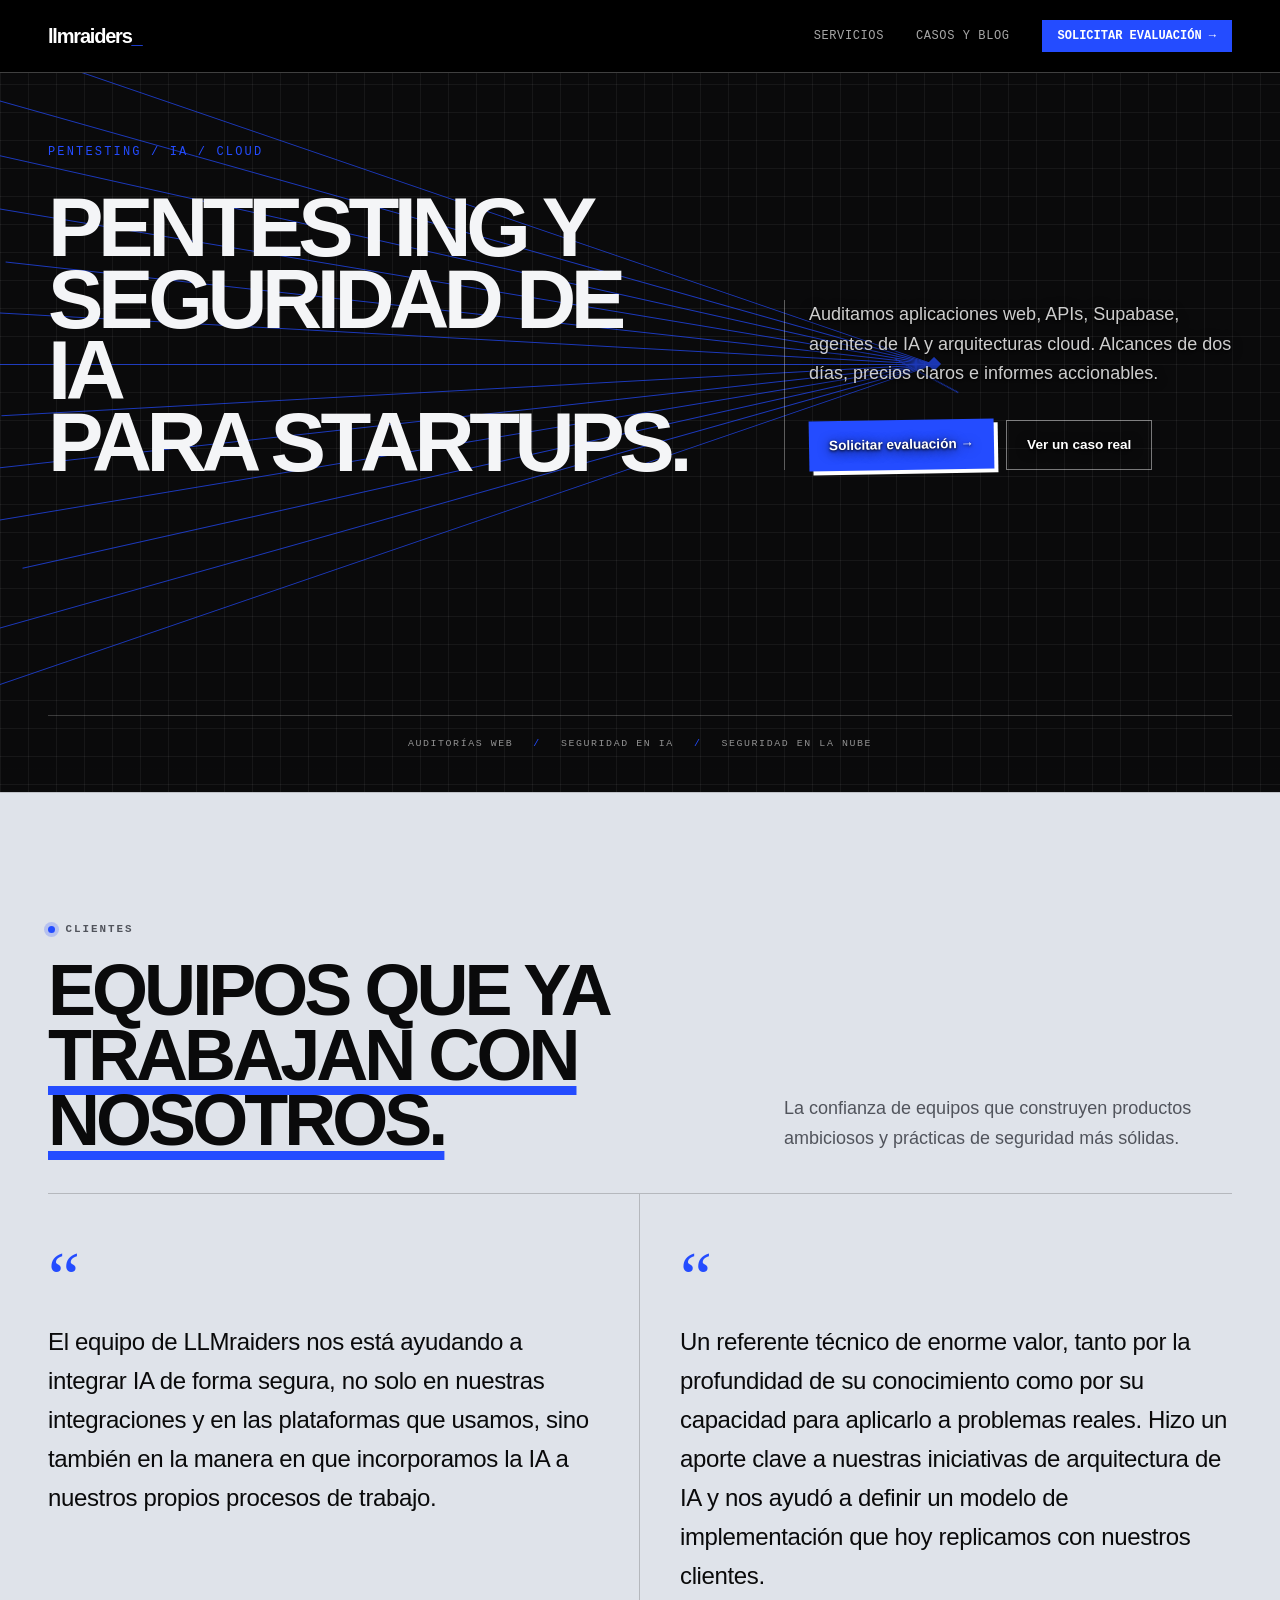
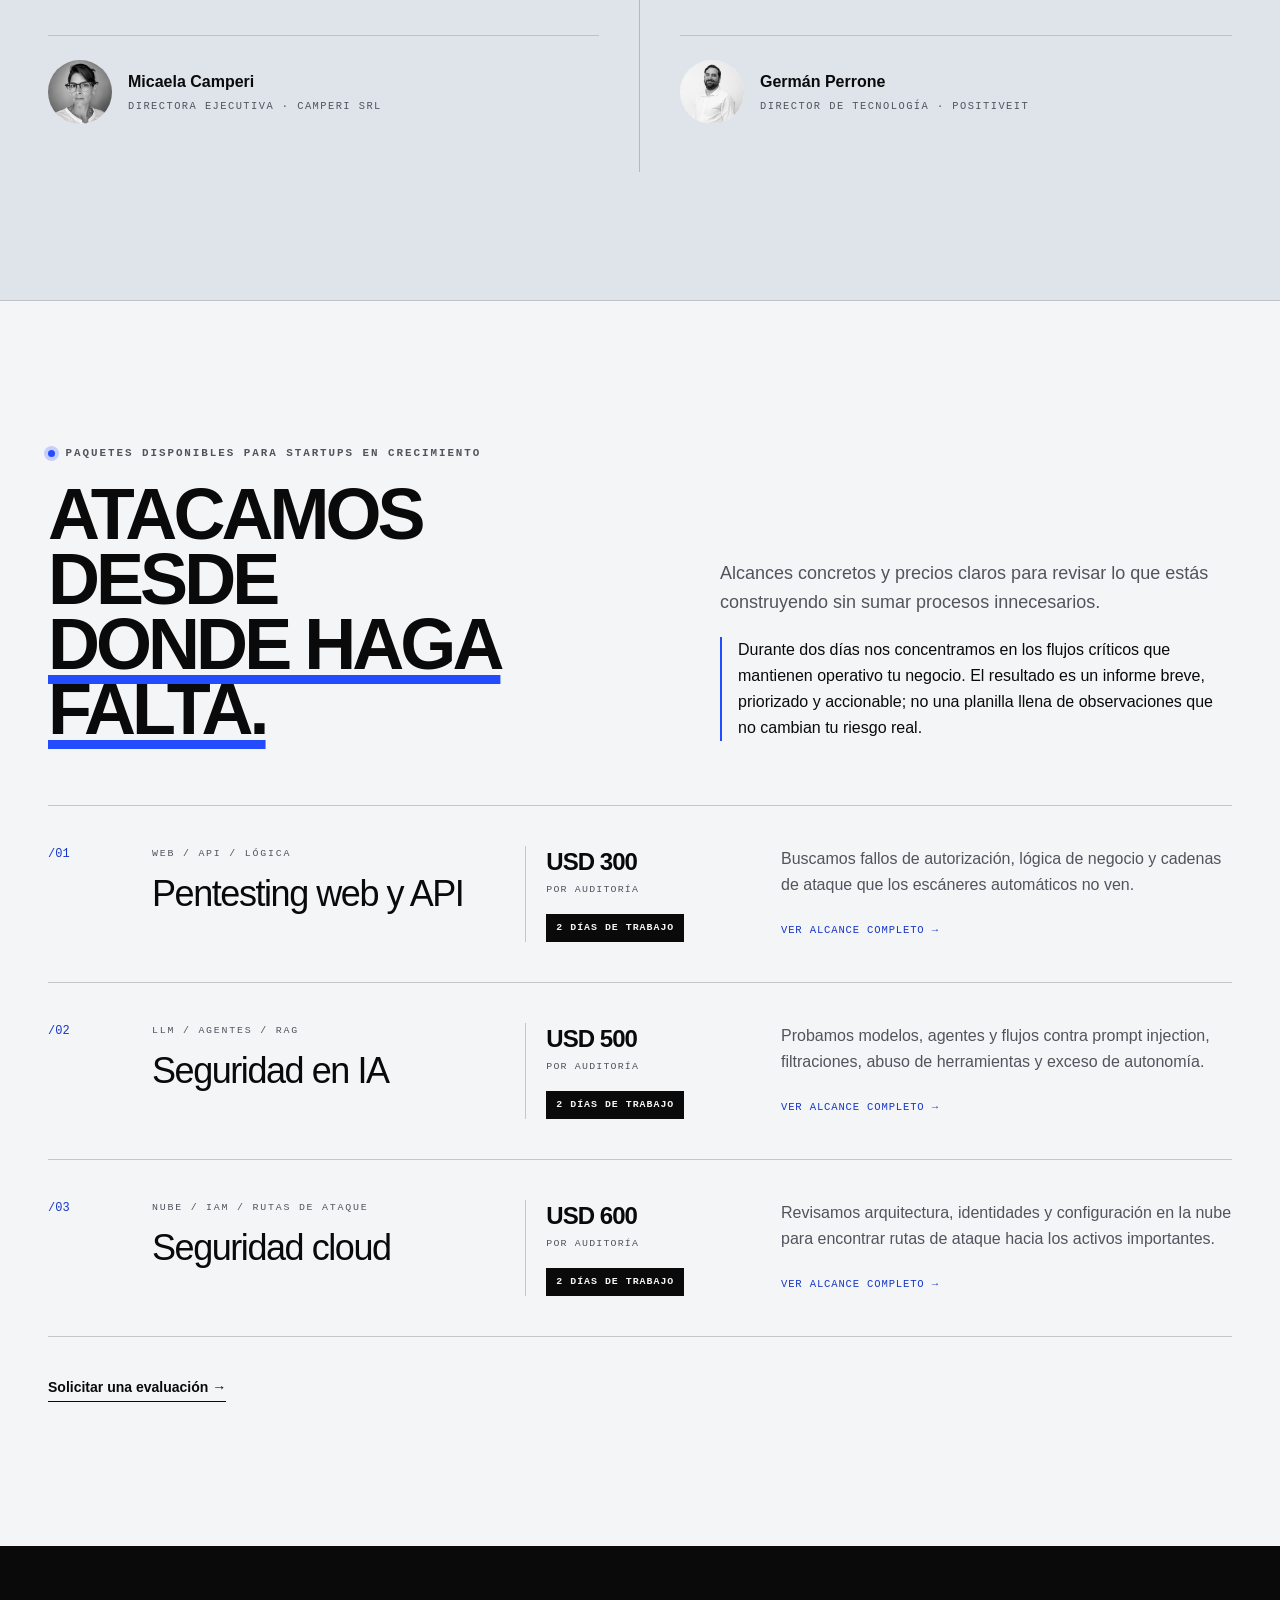
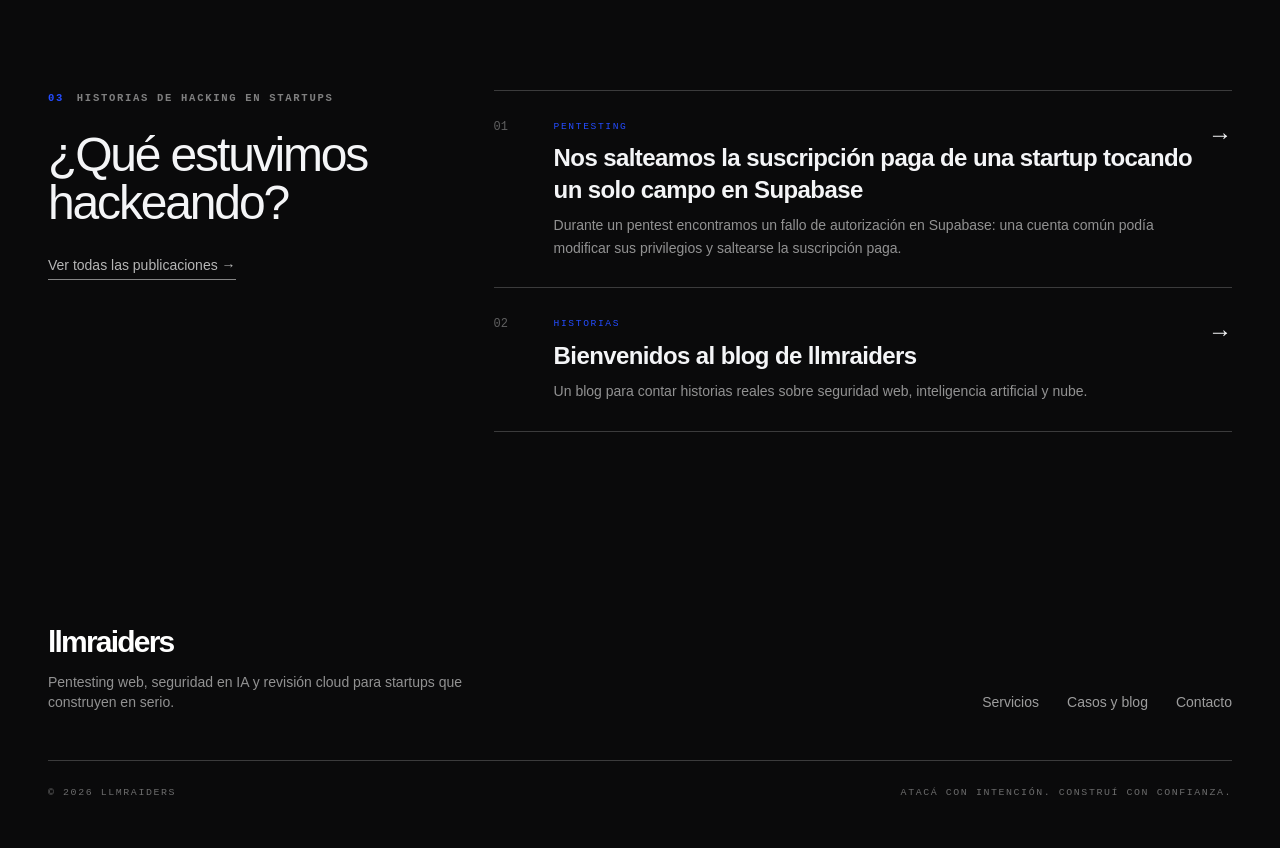
<file: index.html>
<!DOCTYPE html><html lang="es" class="h-full antialiased"><head><meta charSet="utf-8"/><meta name="viewport" content="width=device-width, initial-scale=1"/><link rel="stylesheet" href="/_next/static/chunks/23-m0gh45p-64.css" data-precedence="next"/><link rel="preload" as="script" fetchPriority="low" href="/_next/static/chunks/0jvhpaew_uadu.js"/><script src="/_next/static/chunks/3450qyhportkm.js" async=""></script><script src="/_next/static/chunks/36lm--m0zwqtj.js" async=""></script><script src="/_next/static/chunks/3htl4rajoogek.js" async=""></script><script src="/_next/static/chunks/turbopack-37d3-hmopmi7-.js" async=""></script><script src="/_next/static/chunks/08r2ttsw50_0k.js" async="" crossorigin=""></script><script src="/_next/static/chunks/3asgzusumqy02.js" async="" crossorigin=""></script><link rel="preload" href="https://www.googletagmanager.com/gtag/js?id=G-TG8754N3J4" as="script"/><meta name="theme-color" content="#244cff"/><meta name="color-scheme" content="light"/><title>LLMraiders — Pentesting y seguridad de IA para startups</title><meta name="description" content="Pentesting web, seguridad en IA y seguridad cloud para startups. Alcances concretos, precios claros e informes accionables."/><meta name="application-name" content="LLMraiders"/><link rel="manifest" href="/manifest.webmanifest"/><meta name="keywords" content="pentesting web,seguridad en IA,seguridad cloud,pentesting Supabase,red teaming LLM"/><link rel="canonical" href="https://llmraiders.com/"/><meta name="format-detection" content="telephone=no"/><meta name="mobile-web-app-capable" content="yes"/><meta name="apple-mobile-web-app-title" content="LLMraiders"/><meta name="apple-mobile-web-app-status-bar-style" content="default"/><meta property="og:title" content="LLMraiders — Pentesting y seguridad de IA para startups"/><meta property="og:description" content="Auditorías web, API, IA y cloud con alcances concretos, precios claros e informes accionables."/><meta property="og:url" content="https://llmraiders.com/"/><meta property="og:site_name" content="LLMraiders"/><meta property="og:locale" content="es_AR"/><meta property="og:type" content="website"/><meta name="twitter:card" content="summary_large_image"/><meta name="twitter:title" content="LLMraiders — Seguridad ofensiva para startups"/><meta name="twitter:description" content="Pentesting web, seguridad de IA y cloud con alcance y precio claros."/><link rel="icon" href="/icon.svg?icon.0pmir2wjp_wf3.svg" sizes="any" type="image/svg+xml"/><script src="/_next/static/chunks/0cz1d0mv5g_q7.js" noModule=""></script></head><body class="flex min-h-full flex-col font-body"><div hidden=""><!--$--><!--/$--></div><script type="application/ld+json">{"@context":"https://schema.org","@type":"Organization","name":"LLMraiders","url":"https://llmraiders.com","email":"hablemos@llmraiders.com","description":"Seguridad ofensiva, pentesting y auditorías de sistemas con inteligencia artificial para startups."}</script><script>((a,b,c,d,e,f,g,h)=>{let i=document.documentElement,j=["light","dark"];function k(b){var c;(Array.isArray(a)?a:[a]).forEach(a=>{let c="class"===a,d=c&&f?e.map(a=>f[a]||a):e;c?(i.classList.remove(...d),i.classList.add(f&&f[b]?f[b]:b)):i.setAttribute(a,b)}),c=b,h&&j.includes(c)&&(i.style.colorScheme=c)}if(d)k(d);else try{let a=localStorage.getItem(b)||c,d=g&&"system"===a?window.matchMedia("(prefers-color-scheme: dark)").matches?"dark":"light":a;k(d)}catch(a){}})("class","theme","light",null,["light","dark"],null,false,true)</script><header class="fixed inset-x-0 top-0 z-50 border-b border-white/25 bg-black text-white"><nav aria-label="Navegación principal" class="mx-auto flex h-[4.5rem] max-w-[1380px] items-center justify-between px-5 sm:px-8 lg:px-12"><a aria-label="LLMraiders — inicio" class="text-xl font-black tracking-[-0.06em]" href="/">llmraiders<span class="text-[#244cff]">_</span></a><div class="hidden items-center gap-8 md:flex"><a class="font-mono text-xs uppercase tracking-wider text-white/65 hover:text-white" href="/servicios/">Servicios</a><a class="font-mono text-xs uppercase tracking-wider text-white/65 hover:text-white" href="/blog/">Casos y blog</a><a class="bg-[#244cff] px-4 py-2 font-mono text-xs font-bold uppercase text-white" href="/contacto/">Solicitar evaluación →</a></div><button type="button" aria-label="Abrir menú" aria-expanded="false" aria-controls="mobile-navigation" class="grid h-10 w-10 place-content-center gap-1.5 md:hidden"><span class="block h-px w-5 bg-white transition-transform"></span><span class="block h-px w-5 bg-white transition-transform"></span></button></nav></header><main class="flex-1"><section id="top" class="directions-hero relative min-h-[88vh] overflow-hidden bg-ink text-canvas"><div class="direction-lines " aria-hidden="true"><i style="--i:0"></i><i style="--i:1"></i><i style="--i:2"></i><i style="--i:3"></i><i style="--i:4"></i><i style="--i:5"></i><i style="--i:6"></i><i style="--i:7"></i><i style="--i:8"></i><i style="--i:9"></i><i style="--i:10"></i><i style="--i:11"></i><i style="--i:12"></i><span class="direction-node"><b></b></span></div><div class="relative z-10 mx-auto flex min-h-[88vh] max-w-[1380px] flex-col justify-between px-5 pb-10 pt-28 sm:px-8 sm:pt-36 lg:px-12"><div class="grid gap-12 lg:grid-cols-[1.15fr_.85fr] lg:items-end"><div><p class="font-mono text-xs uppercase tracking-[.18em] text-accent">Pentesting / IA / Cloud</p><h1 class="mt-8 max-w-4xl text-[clamp(3.1rem,6.5vw,6.4rem)] font-bold uppercase leading-[0.86] tracking-[-0.065em]">Pentesting y seguridad de IA<br/>para startups.</h1></div><div class="hero-copy-shadow max-w-md border-l border-white/30 pl-6 lg:mb-2 lg:justify-self-end"><p class="text-lg leading-relaxed text-white/80">Auditamos aplicaciones web, APIs, Supabase, agentes de IA y arquitecturas cloud. Alcances de dos días, precios claros e informes accionables.</p><div class="mt-8 flex flex-wrap gap-3"><a class="button-acid" href="/contacto/">Solicitar evaluación →</a><a class="button-ghost" href="/blog/nos-salteamos-la-subscripcion-paga-de-una-startup-de-eventos/">Ver un caso real</a></div></div></div><div class="mt-20 flex justify-center border-t border-white/20 pt-5"><div class="flex flex-wrap items-center justify-center gap-x-3 gap-y-2 font-mono text-[.62rem] uppercase tracking-[.16em] text-white/55 sm:gap-x-5"><span>Auditorías web</span><span aria-hidden="true" class="text-[#244cff]">/</span><span>Seguridad en IA</span><span aria-hidden="true" class="text-[#244cff]">/</span><span>Seguridad en la nube</span></div></div></div></section><section id="clients" class="border-y border-ink/15 bg-surface"><div class="mx-auto max-w-[1380px] px-5 py-20 sm:px-8 sm:py-28 lg:px-12 lg:py-32"><div class="grid gap-8 border-b border-ink/20 pb-10 lg:grid-cols-2 lg:items-end"><div><p class="eyebrow"><span></span> Clientes</p><h2 class="mt-5 max-w-3xl text-5xl font-bold uppercase leading-[.9] tracking-[-.055em] sm:text-7xl">Equipos que ya<br/><span class="ink-underline">trabajan con nosotros.</span></h2></div><p class="max-w-md text-lg leading-relaxed text-ink-soft lg:justify-self-end">La confianza de equipos que construyen productos ambiciosos y prácticas de seguridad más sólidas.</p></div><div class="grid lg:grid-cols-2"><figure class="flex h-full flex-col py-10 sm:py-12 lg:px-10 border-b border-ink/20 lg:border-b-0 lg:border-r lg:pl-0"><span aria-hidden="true" class="font-serif text-7xl leading-none text-accent">“</span><blockquote class="mt-2 flex-1 text-xl leading-relaxed tracking-[-.015em] text-ink sm:text-2xl">El equipo de LLMraiders nos está ayudando a integrar IA de forma segura, no solo en nuestras integraciones y en las plataformas que usamos, sino también en la manera en que incorporamos la IA a nuestros propios procesos de trabajo.</blockquote><figcaption class="mt-10 flex items-center gap-4 border-t border-ink/15 pt-6"><img alt="Retrato de Micaela Camperi" loading="lazy" width="224" height="224" decoding="async" data-nimg="1" class="h-16 w-16 rounded-full object-cover grayscale" style="color:transparent;background-size:cover;background-position:50% 50%;background-repeat:no-repeat;background-image:url(&quot;data:image/svg+xml;charset=utf-8,%3Csvg xmlns=&#x27;http://www.w3.org/2000/svg&#x27; viewBox=&#x27;0 0 320 320&#x27;%3E%3Cfilter id=&#x27;b&#x27; color-interpolation-filters=&#x27;sRGB&#x27;%3E%3CfeGaussianBlur stdDeviation=&#x27;20&#x27;/%3E%3CfeColorMatrix values=&#x27;1 0 0 0 0 0 1 0 0 0 0 0 1 0 0 0 0 0 100 -1&#x27; result=&#x27;s&#x27;/%3E%3CfeFlood x=&#x27;0&#x27; y=&#x27;0&#x27; width=&#x27;100%25&#x27; height=&#x27;100%25&#x27;/%3E%3CfeComposite operator=&#x27;out&#x27; in=&#x27;s&#x27;/%3E%3CfeComposite in2=&#x27;SourceGraphic&#x27;/%3E%3CfeGaussianBlur stdDeviation=&#x27;20&#x27;/%3E%3C/filter%3E%3Cimage width=&#x27;100%25&#x27; height=&#x27;100%25&#x27; x=&#x27;0&#x27; y=&#x27;0&#x27; preserveAspectRatio=&#x27;none&#x27; style=&#x27;filter: url(%23b);&#x27; href=&#x27;[data-uri]&#x27;/%3E%3C/svg%3E&quot;)" src="/_next/static/media/micaela-ceo.0jt38pu-ja-gj.jpg"/><div><p class="font-semibold text-ink">Micaela Camperi</p><p class="mt-1 font-mono text-[.65rem] uppercase tracking-[.14em] text-ink-soft">Directora ejecutiva · Camperi SRL</p></div></figcaption></figure><figure class="flex h-full flex-col py-10 sm:py-12 lg:px-10 lg:pr-0"><span aria-hidden="true" class="font-serif text-7xl leading-none text-accent">“</span><blockquote class="mt-2 flex-1 text-xl leading-relaxed tracking-[-.015em] text-ink sm:text-2xl">Un referente técnico de enorme valor, tanto por la profundidad de su conocimiento como por su capacidad para aplicarlo a problemas reales. Hizo un aporte clave a nuestras iniciativas de arquitectura de IA y nos ayudó a definir un modelo de implementación que hoy replicamos con nuestros clientes.</blockquote><figcaption class="mt-10 flex items-center gap-4 border-t border-ink/15 pt-6"><img alt="Retrato de Germán Perrone" loading="lazy" width="224" height="224" decoding="async" data-nimg="1" class="h-16 w-16 rounded-full object-cover grayscale" style="color:transparent;background-size:cover;background-position:50% 50%;background-repeat:no-repeat;background-image:url(&quot;data:image/svg+xml;charset=utf-8,%3Csvg xmlns=&#x27;http://www.w3.org/2000/svg&#x27; viewBox=&#x27;0 0 320 320&#x27;%3E%3Cfilter id=&#x27;b&#x27; color-interpolation-filters=&#x27;sRGB&#x27;%3E%3CfeGaussianBlur stdDeviation=&#x27;20&#x27;/%3E%3CfeColorMatrix values=&#x27;1 0 0 0 0 0 1 0 0 0 0 0 1 0 0 0 0 0 100 -1&#x27; result=&#x27;s&#x27;/%3E%3CfeFlood x=&#x27;0&#x27; y=&#x27;0&#x27; width=&#x27;100%25&#x27; height=&#x27;100%25&#x27;/%3E%3CfeComposite operator=&#x27;out&#x27; in=&#x27;s&#x27;/%3E%3CfeComposite in2=&#x27;SourceGraphic&#x27;/%3E%3CfeGaussianBlur stdDeviation=&#x27;20&#x27;/%3E%3C/filter%3E%3Cimage width=&#x27;100%25&#x27; height=&#x27;100%25&#x27; x=&#x27;0&#x27; y=&#x27;0&#x27; preserveAspectRatio=&#x27;none&#x27; style=&#x27;filter: url(%23b);&#x27; href=&#x27;[data-uri]&#x27;/%3E%3C/svg%3E&quot;)" src="/_next/static/media/german-cto.2mm8ori-zokky.jpg"/><div><p class="font-semibold text-ink">Germán Perrone</p><p class="mt-1 font-mono text-[.65rem] uppercase tracking-[.14em] text-ink-soft">Director de tecnología · PositiveIT</p></div></figcaption></figure></div></div></section><section id="services" class="bg-canvas"><div class="mx-auto max-w-[1380px] px-5 py-20 sm:px-8 sm:py-28 lg:px-12 lg:py-36"><div class="mb-16 grid gap-8 lg:grid-cols-2 lg:items-end"><div><p class="eyebrow"><span></span> Paquetes disponibles para startups en crecimiento</p><h2 class="mt-5 text-5xl font-bold uppercase leading-[.9] tracking-[-.055em] sm:text-7xl">Atacamos desde<br/><span class="ink-underline">donde haga falta.</span></h2></div><div class="max-w-lg lg:justify-self-end"><p class="text-lg leading-relaxed text-ink-soft">Alcances concretos y precios claros para revisar lo que estás construyendo sin sumar procesos innecesarios.</p><p class="mt-5 border-l-2 border-accent pl-4 leading-relaxed text-ink">Durante dos días nos concentramos en los flujos críticos que mantienen operativo tu negocio. El resultado es un informe breve, priorizado y accionable; no una planilla llena de observaciones que no cambian tu riesgo real.</p></div></div><div class="border-t border-ink/20"><a class="direction-service group grid gap-7 border-b border-ink/20 py-10 lg:grid-cols-[4rem_.85fr_.55fr_1.15fr] lg:items-start lg:gap-10" href="/servicios/pentesting-web-api/"><span class="font-mono text-xs text-accent-deep">/<!-- -->01</span><div><p class="font-mono text-[.62rem] tracking-[.18em] text-ink-soft">WEB / API / LÓGICA</p><h3 class="mt-3 text-3xl font-medium tracking-[-.04em] sm:text-4xl">Pentesting web y API</h3></div><div class="border-l border-ink/20 pl-5"><p class="text-2xl font-bold tracking-[-.04em] text-ink">USD 300</p><p class="mt-1 font-mono text-[.62rem] uppercase tracking-[.12em] text-ink-soft">por auditoría</p><p class="mt-4 inline-flex bg-ink px-2.5 py-1.5 font-mono text-[.62rem] font-semibold uppercase tracking-[.1em] text-canvas">2 días de trabajo</p></div><div><p class="max-w-xl leading-relaxed text-ink-soft">Buscamos fallos de autorización, lógica de negocio y cadenas de ataque que los escáneres automáticos no ven.</p><p class="service-scope mt-6">Ver alcance completo →</p></div></a><a class="direction-service group grid gap-7 border-b border-ink/20 py-10 lg:grid-cols-[4rem_.85fr_.55fr_1.15fr] lg:items-start lg:gap-10" href="/servicios/seguridad-ia-llm/"><span class="font-mono text-xs text-accent-deep">/<!-- -->02</span><div><p class="font-mono text-[.62rem] tracking-[.18em] text-ink-soft">LLM / AGENTES / RAG</p><h3 class="mt-3 text-3xl font-medium tracking-[-.04em] sm:text-4xl">Seguridad en IA</h3></div><div class="border-l border-ink/20 pl-5"><p class="text-2xl font-bold tracking-[-.04em] text-ink">USD 500</p><p class="mt-1 font-mono text-[.62rem] uppercase tracking-[.12em] text-ink-soft">por auditoría</p><p class="mt-4 inline-flex bg-ink px-2.5 py-1.5 font-mono text-[.62rem] font-semibold uppercase tracking-[.1em] text-canvas">2 días de trabajo</p></div><div><p class="max-w-xl leading-relaxed text-ink-soft">Probamos modelos, agentes y flujos contra prompt injection, filtraciones, abuso de herramientas y exceso de autonomía.</p><p class="service-scope mt-6">Ver alcance completo →</p></div></a><a class="direction-service group grid gap-7 border-b border-ink/20 py-10 lg:grid-cols-[4rem_.85fr_.55fr_1.15fr] lg:items-start lg:gap-10" href="/servicios/seguridad-cloud/"><span class="font-mono text-xs text-accent-deep">/<!-- -->03</span><div><p class="font-mono text-[.62rem] tracking-[.18em] text-ink-soft">NUBE / IAM / RUTAS DE ATAQUE</p><h3 class="mt-3 text-3xl font-medium tracking-[-.04em] sm:text-4xl">Seguridad cloud</h3></div><div class="border-l border-ink/20 pl-5"><p class="text-2xl font-bold tracking-[-.04em] text-ink">USD 600</p><p class="mt-1 font-mono text-[.62rem] uppercase tracking-[.12em] text-ink-soft">por auditoría</p><p class="mt-4 inline-flex bg-ink px-2.5 py-1.5 font-mono text-[.62rem] font-semibold uppercase tracking-[.1em] text-canvas">2 días de trabajo</p></div><div><p class="max-w-xl leading-relaxed text-ink-soft">Revisamos arquitectura, identidades y configuración en la nube para encontrar rutas de ataque hacia los activos importantes.</p><p class="service-scope mt-6">Ver alcance completo →</p></div></a></div><a class="mt-10 inline-flex items-center gap-3 border-b border-ink pb-1 text-sm font-semibold" href="/contacto/">Solicitar una evaluación →</a></div></section><section id="notes" class="bg-ink text-canvas"><div class="mx-auto max-w-[1380px] px-5 py-20 sm:px-8 sm:py-28 lg:px-12 lg:py-36"><div class="grid gap-12 lg:grid-cols-[.7fr_1.3fr]"><div><p class="direction-label"><span>03</span> Historias de hacking en startups</p><h2 class="mt-6 text-4xl font-medium tracking-[-.045em] sm:text-5xl">¿Qué estuvimos hackeando?</h2><a class="mt-7 inline-flex border-b border-white/50 pb-1 text-sm text-white/70 transition-colors hover:border-white hover:text-white" href="/blog/">Ver todas las publicaciones →</a></div><div class="border-t border-white/20"><a class="group grid gap-3 border-b border-white/20 py-7 sm:grid-cols-[3rem_1fr_auto]" href="/blog/nos-salteamos-la-subscripcion-paga-de-una-startup-de-eventos/"><span class="font-mono text-xs text-white/35">01</span><div><p class="font-mono text-[.6rem] uppercase tracking-[.17em] text-accent">pentesting</p><h3 class="mt-2 text-xl font-semibold tracking-tight sm:text-2xl">Nos salteamos la suscripción paga de una startup tocando un solo campo en Supabase</h3><p class="mt-2 line-clamp-2 text-sm leading-relaxed text-white/55">Durante un pentest encontramos un fallo de autorización en Supabase: una cuenta común podía modificar sus privilegios y saltearse la suscripción paga.</p></div><span aria-hidden="true" class="text-2xl transition-transform group-hover:translate-x-1">→</span></a><a class="group grid gap-3 border-b border-white/20 py-7 sm:grid-cols-[3rem_1fr_auto]" href="/blog/hello-raiders/"><span class="font-mono text-xs text-white/35">02</span><div><p class="font-mono text-[.6rem] uppercase tracking-[.17em] text-accent">historias</p><h3 class="mt-2 text-xl font-semibold tracking-tight sm:text-2xl">Bienvenidos al blog de llmraiders</h3><p class="mt-2 line-clamp-2 text-sm leading-relaxed text-white/55">Un blog para contar historias reales sobre seguridad web, inteligencia artificial y nube.</p></div><span aria-hidden="true" class="text-2xl transition-transform group-hover:translate-x-1">→</span></a></div></div></div></section><!--$--><!--/$--></main><footer class="bg-ink text-white"><div class="mx-auto max-w-[1380px] px-5 py-12 sm:px-8 lg:px-12"><div class="flex flex-col gap-10 border-b border-white/20 pb-12 sm:flex-row sm:items-end sm:justify-between"><div><a class="text-3xl font-semibold tracking-[-0.06em]" href="/">llmraiders</a><p class="mt-3 max-w-md text-sm text-white/55">Pentesting web, seguridad en IA y revisión cloud para startups que construyen en serio.</p></div><div class="flex flex-wrap gap-7 text-sm text-white/60"><a class="hover:text-white" href="/servicios/">Servicios</a><a class="hover:text-white" href="/blog/">Casos y blog</a><a class="hover:text-white" href="/contacto/">Contacto</a></div></div><div class="flex flex-col gap-3 pt-6 font-mono text-[0.62rem] uppercase tracking-[0.16em] text-white/40 sm:flex-row sm:justify-between"><p>© 2026 LLMraiders</p><p>Atacá con intención. Construí con confianza.</p></div></div></footer><script src="/_next/static/chunks/0jvhpaew_uadu.js" id="_R_" async=""></script><script>(self.__next_f=self.__next_f||[]).push([0])</script><script>self.__next_f.push([1,"1:\"$Sreact.fragment\"\n2:I[11414,[\"/_next/static/chunks/08r2ttsw50_0k.js\"],\"Providers\"]\n3:I[42724,[\"/_next/static/chunks/08r2ttsw50_0k.js\"],\"Nav\"]\n4:I[39756,[\"/_next/static/chunks/08r2ttsw50_0k.js\"],\"default\"]\n5:I[37457,[\"/_next/static/chunks/08r2ttsw50_0k.js\"],\"default\"]\n6:I[22016,[\"/_next/static/chunks/08r2ttsw50_0k.js\",\"/_next/static/chunks/3asgzusumqy02.js\"],\"\"]\n7:I[30679,[\"/_next/static/chunks/08r2ttsw50_0k.js\"],\"ServiceWorkerRegistration\"]\n8:I[79520,[\"/_next/static/chunks/08r2ttsw50_0k.js\"],\"\"]\na:I[97367,[\"/_next/static/chunks/08r2ttsw50_0k.js\"],\"OutletBoundary\"]\nb:\"$Sreact.suspense\"\nd:I[97367,[\"/_next/static/chunks/08r2ttsw50_0k.js\"],\"ViewportBoundary\"]\nf:I[97367,[\"/_next/static/chunks/08r2ttsw50_0k.js\"],\"MetadataBoundary\"]\n11:I[68027,[\"/_next/static/chunks/08r2ttsw50_0k.js\"],\"default\",1]\n:HL[\"/_next/static/chunks/23-m0gh45p-64.css\",\"style\"]\n0:{\"P\":null,\"c\":[\"\",\"\"],\"q\":\"\",\"i\":false,\"f\":[[[\"\",{\"children\":[\"__PAGE__\",{},\"$undefined\",\"$undefined\",4608]},\"$undefined\",\"$undefined\",4624],[[\"$\",\"$1\",\"c\",{\"children\":[[[\"$\",\"link\",\"0\",{\"rel\":\"stylesheet\",\"href\":\"/_next/static/chunks/23-m0gh45p-64.css\",\"precedence\":\"next\",\"crossOrigin\":\"$undefined\",\"nonce\":\"$undefined\"}],[\"$\",\"script\",\"script-0\",{\"src\":\"/_next/static/chunks/08r2ttsw50_0k.js\",\"async\":true,\"nonce\":\"$undefined\"}]],[\"$\",\"html\",null,{\"lang\":\"es\",\"suppressHydrationWarning\":true,\"className\":\"h-full antialiased\",\"children\":[\"$\",\"body\",null,{\"className\":\"flex min-h-full flex-col font-body\",\"children\":[[\"$\",\"script\",null,{\"type\":\"application/ld+json\",\"dangerouslySetInnerHTML\":{\"__html\":\"{\\\"@context\\\":\\\"https://schema.org\\\",\\\"@type\\\":\\\"Organization\\\",\\\"name\\\":\\\"LLMraiders\\\",\\\"url\\\":\\\"https://llmraiders.com\\\",\\\"email\\\":\\\"hablemos@llmraiders.com\\\",\\\"description\\\":\\\"Seguridad ofensiva, pentesting y auditorías de sistemas con inteligencia artificial para startups.\\\"}\"}}],[\"$\",\"$L2\",null,{\"children\":[[\"$\",\"$L3\",null,{}],[\"$\",\"main\",null,{\"className\":\"flex-1\",\"children\":[\"$\",\"$L4\",null,{\"parallelRouterKey\":\"children\",\"error\":\"$undefined\",\"errorStyles\":\"$undefined\",\"errorScripts\":\"$undefined\",\"template\":[\"$\",\"$L5\",null,{}],\"templateStyles\":\"$undefined\",\"templateScripts\":\"$undefined\",\"notFound\":[[[\"$\",\"title\",null,{\"children\":\"404: This page could not be found.\"}],[\"$\",\"div\",null,{\"style\":{\"fontFamily\":\"system-ui,\\\"Segoe UI\\\",Roboto,Helvetica,Arial,sans-serif,\\\"Apple Color Emoji\\\",\\\"Segoe UI Emoji\\\"\",\"height\":\"100vh\",\"textAlign\":\"center\",\"display\":\"flex\",\"flexDirection\":\"column\",\"alignItems\":\"center\",\"justifyContent\":\"center\"},\"children\":[\"$\",\"div\",null,{\"children\":[[\"$\",\"style\",null,{\"dangerouslySetInnerHTML\":{\"__html\":\"body{color:#000;background:#fff;margin:0}.next-error-h1{border-right:1px solid rgba(0,0,0,.3)}@media (prefers-color-scheme:dark){body{color:#fff;background:#000}.next-error-h1{border-right:1px solid rgba(255,255,255,.3)}}\"}}],[\"$\",\"h1\",null,{\"className\":\"next-error-h1\",\"style\":{\"display\":\"inline-block\",\"margin\":\"0 20px 0 0\",\"padding\":\"0 23px 0 0\",\"fontSize\":24,\"fontWeight\":500,\"verticalAlign\":\"top\",\"lineHeight\":\"49px\"},\"children\":404}],[\"$\",\"div\",null,{\"style\":{\"display\":\"inline-block\"},\"children\":[\"$\",\"h2\",null,{\"style\":{\"fontSize\":14,\"fontWeight\":400,\"lineHeight\":\"49px\",\"margin\":0},\"children\":\"This page could not be found.\"}]}]]}]}]],[]],\"forbidden\":\"$undefined\",\"unauthorized\":\"$undefined\"}]}],[\"$\",\"footer\",null,{\"className\":\"bg-ink text-white\",\"children\":[\"$\",\"div\",null,{\"className\":\"mx-auto max-w-[1380px] px-5 py-12 sm:px-8 lg:px-12\",\"children\":[[\"$\",\"div\",null,{\"className\":\"flex flex-col gap-10 border-b border-white/20 pb-12 sm:flex-row sm:items-end sm:justify-between\",\"children\":[[\"$\",\"div\",null,{\"children\":[[\"$\",\"$L6\",null,{\"href\":\"/\",\"className\":\"text-3xl font-semibold tracking-[-0.06em]\",\"children\":\"llmraiders\"}],[\"$\",\"p\",null,{\"className\":\"mt-3 max-w-md text-sm text-white/55\",\"children\":\"Pentesting web, seguridad en IA y revisión cloud para startups que construyen en serio.\"}]]}],[\"$\",\"div\",null,{\"className\":\"flex flex-wrap gap-7 text-sm text-white/60\",\"children\":[[\"$\",\"$L6\",null,{\"href\":\"/servicios/\",\"className\":\"hover:text-white\",\"children\":\"Servicios\"}],[\"$\",\"$L6\",null,{\"href\":\"/blog/\",\"className\":\"hover:text-white\",\"children\":\"Casos y blog\"}],[\"$\",\"$L6\",null,{\"href\":\"/contacto/\",\"className\":\"hover:text-white\",\"children\":\"Contacto\"}]]}]]}],[\"$\",\"div\",null,{\"className\":\"flex flex-col gap-3 pt-6 font-mono text-[0.62rem] uppercase tracking-[0.16em] text-white/40 sm:flex-row sm:justify-between\",\"children\":[[\"$\",\"p\",null,{\"children\":\"© 2026 LLMraiders\"}],[\"$\",\"p\",null,{\"children\":\"Atacá con intención. Construí con confianza.\"}]]}]]}]}],[\"$\",\"$L7\",null,{}]]}],[[\"$\",\"$L8\",null,{\"src\":\"https://www.googletagmanager.com/gtag/js?id=G-TG8754N3J4\",\"strategy\":\"afterInteractive\"}],[\"$\",\"$L8\",null,{\"id\":\"google-analytics\",\"strategy\":\"afterInteractive\",\"children\":\"\\n          window.dataLayer = window.dataLayer || [];\\n          function gtag(){dataLayer.push(arguments);}\\n          gtag('js', new Date());\\n          gtag('config', 'G-TG8754N3J4');\\n        \"}]]]}]}]]}],{\"children\":[[\"$\",\"$1\",\"c\",{\"children\":[\"$L9\",[[\"$\",\"script\",\"script-0\",{\"src\":\"/_next/static/chunks/3asgzusumqy02.js\",\"async\":true,\"nonce\":\"$undefined\"}]],[\"$\",\"$La\",null,{\"children\":[\"$\",\"$b\",null,{\"name\":\"Next.MetadataOutlet\",\"children\":\"$@c\"}]}]]}],{},null,false,null]},null,false,null],[\"$\",\"$1\",\"h\",{\"children\":[null,[\"$\",\"$Ld\",null,{\"children\":\"$Le\"}],[\"$\",\"div\",null,{\"hidden\":true,\"children\":[\"$\",\"$Lf\",null,{\"children\":[\"$\",\"$b\",null,{\"name\":\"Next.Metadata\",\"children\":\"$L10\"}]}]}],null]}],false]],\"m\":\"$undefined\",\"G\":[\"$11\",[\"$L12\"]],\"S\":true,\"h\":null,\"r\":\"$undefined\",\"s\":\"$undefined\",\"a\":\"$undefined\",\"l\":\"$undefined\",\"p\":\"$undefined\",\"d\":\"$undefined\",\"b\":\"GaVe52134OItbIwAkN1o9\"}\n12:[\"$\",\"link\",\"0\",{\"rel\":\"stylesheet\",\"href\":\"/_next/static/chunks/23-m0gh45p-64.css\",\"precedence\":\"next\",\"crossOrigin\":\"$undefined\",\"nonce\":\"$undefined\"}]\n9:[[\"$\",\"section\",null,{\"id\":\"top\",\"className\":\"directions-hero relative min-h-[88vh] overflow-hidden bg-ink text-canvas\",\"children\":[[\"$\",\"div\",null,{\"className\":\"direction-lines \",\"aria-hidden\":\"true\",\"children\":[[[\"$\",\"i\",\"0\",{\"style\":{\"--i\":0}}],[\"$\",\"i\",\"1\",{\"style\":{\"--i\":1}}],[\"$\",\"i\",\"2\",{\"style\":{\"--i\":2}}],[\"$\",\"i\",\"3\",{\"style\":{\"--i\":3}}],[\"$\",\"i\",\"4\",{\"style\":{\"--i\":4}}],[\"$\",\"i\",\"5\",{\"style\":{\"--i\":5}}],[\"$\",\"i\",\"6\",{\"style\":{\"--i\":6}}],[\"$\",\"i\",\"7\",{\"style\":{\"--i\":7}}],[\"$\",\"i\",\"8\",{\"style\":{\"--i\":8}}],[\"$\",\"i\",\"9\",{\"style\":{\"--i\":9}}],[\"$\",\"i\",\"10\",{\"style\":{\"--i\":10}}],[\"$\",\"i\",\"11\",{\"style\":{\"--i\":11}}],[\"$\",\"i\",\"12\",{\"style\":{\"--i\":12}}]],[\"$\",\"span\",null,{\"className\":\"direction-node\",\"children\":[\"$\",\"b\",null,{}]}]]}],[\"$\",\"div\",null,{\"className\":\"relative z-10 mx-auto flex min-h-[88vh] max-w-[1380px] flex-col justify-between px-5 pb-10 pt-28 sm:px-8 sm:pt-36 lg:px-12\",\"children\":[[\"$\",\"div\",null,{\"className\":\"grid gap-12 lg:grid-cols-[1.15fr_.85fr] lg:items-end\",\"children\":[[\"$\",\"div\",null,{\"children\":[[\"$\",\"p\",null,{\"className\":\"font-mono text-xs uppercase tracking-[.18em] text-accent\",\"children\":\"Pentesting / IA / Cloud\"}],[\"$\",\"h1\",null,{\"className\":\"mt-8 max-w-4xl text-[clamp(3.1rem,6.5vw,6.4rem)] font-bold uppercase leading-[0.86] tracking-[-0.065em]\",\"children\":[\"Pentesting y seguridad de IA\",[\"$\",\"br\",null,{}],\"para startups.\"]}]]}],[\"$\",\"div\",null,{\"className\":\"hero-copy-shadow max-w-md border-l border-white/30 pl-6 lg:mb-2 lg:justify-self-end\",\"children\":[[\"$\",\"p\",null,{\"className\":\"text-lg leading-relaxed text-white/80\",\"children\":\"Auditamos aplicaciones web, APIs, Supabase, agentes de IA y arquitecturas cloud. Alcances de dos días, precios claros e informes accionables.\"}],[\"$\",\"div\",null,{\"className\":\"mt-8 flex flex-wrap gap-3\",\"children\":[[\"$\",\"$L6\",null,{\"href\":\"/contacto/\",\"className\":\"button-acid\",\"children\":\"Solicitar evaluación →\"}],[\"$\",\"$L6\",null,{\"href\":\"/blog/nos-salteamos-la-subscripcion-paga-de-una-startup-de-eventos/\",\"className\":\"button-ghost\",\"children\":\"Ver un caso real\"}]]}]]}]]}],[\"$\",\"div\",null,{\"className\":\"mt-20 flex justify-center border-t border-white/20 pt-5\",\"children\":[\"$\",\"div\",null,{\"className\":\"flex flex-wrap items-center justify-center gap-x-3 gap-y-2 font-mono text-[.62rem] uppercase tracking-[.16em] text-white/55 sm:gap-x-5\",\"children\":[[\"$\",\"span\",null,{\"children\":\"Auditorías web\"}],[\"$\",\"span\",null,{\"aria-hidden\":true,\"className\":\"text-[#244cff]\",\"children\":\"/\"}],[\"$\",\"span\",null,{\"children\":\"Seguridad en IA\"}],[\"$\",\"span\",null,{\"aria-hidden\":true,\"className\":\"text-[#244cff]\",\"children\":\"/\"}],[\"$\",\"span\",null,{\"children\":\"Seguridad en la nube\"}]]}]}]]}]]}],[\"$\",\"section\",null,{\"id\":\"clients\",\"className\":\"border-y border-ink/15 bg-surface\",\"children\":[\"$\",\"div\",null,{\"className\":\"mx-auto max-w-[1380px] px-5 py-20 sm:px-8 sm:py-28 lg:px-12 lg:py-32\",\"children\":[[\"$\",\"div\",null,{\"className\":\"grid gap-8 border-b border-ink/20 pb-10 lg:grid-cols-2 lg:items-end\",\"children\":[[\"$\",\"div\",null,{\"children\":[[\"$\",\"p\",null,{\"className\":\"eyebrow\",\"children\":[[\"$\",\"span\",null,{}],\" Clientes\"]}],[\"$\",\"h2\",null,{\"className\":\"mt-5 max-w-3xl text-5xl font-bold uppercase leading-[.9] tracking-[-.055em] sm:text-7xl\",\"children\":[\"Equipos que ya\",[\"$\",\"br\",null,{}],[\"$\",\"span\",null,{\"className\":\"ink-underline\",\"children\":\"trabajan con nosotros.\"}]]}]]}],[\"$\",\"p\",null,{\"className\":\"max-w-md text-lg leading-relaxed text-ink-soft lg:justify-self-end\",\"children\":\"La confianza de equipos que construyen productos ambiciosos y prácticas de seguridad más sólidas.\"}]]}],[\"$\",\"div\",null,{\"className\":\"grid lg:grid-cols-2\",\"children\":[[\"$\",\"figure\",\"Micaela Camperi\",{\"className\":\"flex h-full flex-col py-10 sm:py-12 lg:px-10 border-b border-ink/20 lg:border-b-0 lg:border-r lg:pl-0\",\"children\":[[\"$\",\"span\",null,{\"aria-hidden\":true,\"className\":\"font-serif text-7xl leading-none text-accent\",\"children\":\"“\"}],[\"$\",\"blockquote\",null,{\"className\":\"mt-2 flex-1 text-xl leading-relaxed tracking-[-.015em] text-ink sm:text-2xl\",\"children\":\"El equipo de LLMraiders nos está ayudando a integrar IA de forma segura, no solo en nuestras integraciones y en las plataformas que usamos, sino también en la manera en que incorporamos la IA a nuestros propios procesos de trabajo.\"}],\"$L13\"]}],\"$L14\"]}]]}]}],\"$L15\",\"$L16\"]\n17:I[5500,[\"/_next/static/chunks/08r2ttsw50_0k.js\",\"/_next/static/chunks/3asgzusumqy02.js\"],\"Image\"]\n13:[\"$\",\"figcaption\",null,{\"className\":\"mt-10 flex items-center gap-4 border-t border-ink/15 pt-6\",\"children\":[[\"$\",\"$L17\",null,{\"src\":{\"src\":\"/_next/static/media/micaela-ceo.0jt38pu-ja-gj.jpg\",\"width\":224,\"height\":224,\"blurWidth\":8,\"blurHeight\":8,\"blurDataURL\":\"[data-uri]\"},\"alt\":\"Retrato de Micaela Camperi\",\"placeholder\":\"blur\",\"className\":\"h-16 w-16 rounded-full object-cover grayscale\",\"sizes\":\"64px\"}],[\"$\",\"div\",null,{\"children\":[[\"$\",\"p\",null,{\"className\":\"font-semibold text-ink\",\"children\":\"Micaela Camperi\"}],[\"$\",\"p\",null,{\"className\":\"mt-1 font-mono text-[.65rem] uppercase tracking-[.14em] text-ink-soft\",\"children\":\"Directora ejecutiva · Camperi SRL\"}]]}]]}]\n14:[\"$\",\"figure\",\"Germán Perrone\",{\"className\":\"flex h-full flex-col py-10 sm:py-12 lg:px-10 lg:pr-0\",\"children\":[[\"$\",\"span\",null,{\"aria-hidden\":true,\"className\":\"font-serif text-7xl leading-none text-accent\",\"children\":\"“\"}],[\"$\",\"blockquote\",null,{\"className\":\"mt-2 flex-1 text-xl leading-relaxed tracking-[-.015em] text-ink sm:text-2xl\",\"children\":\"Un referente técnico de enorme valor, tanto por la profundidad de su conocimiento como por su capacidad para aplicarlo a problemas reales. Hizo un aporte clave a nuestras iniciativas de arquitectura de IA y nos ayudó a definir un modelo de implementación que hoy replicamos con nuestros clientes.\"}],[\"$\",\"figcaption\",null,{\"className\":\"mt-10 flex items-center gap-4 border-t border-ink/15 pt-6\",\"children\":[[\"$\",\"$L17\",null,{\"src\":{\"src\":\"/_next/static/media/german-cto.2mm8ori-zokky.jpg\",\"width\":224,\"height\":224,\"blurWidth\":8,\"blurHeight\":8,\"blurDataURL\":\"[data-uri]\"},\"alt\":\"Retrato de Germán Perrone\",\"placeholder\":\"blur\",\"className\":\"h-16 w-16 rounded-full object-cover grayscale\",\"sizes\":\"64px\"}],[\"$\",\"div\",null,{\"children\":[[\"$\",\"p\",null,{\"className\":\"font-semibold text-ink\",\"children\":\"Germán Perrone\"}],[\"$\",\"p\",null,{\"className\":\"mt-1 font-mono text-[.65rem] uppercase tracking-[.14em] text-ink-soft\",\"children\":\"Director de tecnología · PositiveIT\"}]]}]]}]]}]\n15:[\"$\",\"section\",null,{\"id\":\"services\",\"className\":\"bg-canvas\",\"children\":[\"$\",\"div\",null,{\"className\":\"mx-auto max-w-[1380px] px-5 py-20 sm:px-8 sm:py-28 lg:px-12 lg:py-36\",\"children\":[[\"$\",\"div\",null,{\"className\":\"mb-16 grid gap-8 lg:grid-cols-2 lg:items-end\",\"children\":[[\"$\",\"div\",null,{\"children\":[[\"$\",\"p\",null,{\"className\":\"eyebrow\",\"children\":[[\"$\",\"span\",null,{}],\" Paquetes disponibles para startups en crecimiento\"]}],[\"$\",\"h2\",null,{\"className\":\"mt-5 text-5xl font-bold uppercase leading-[.9] tracking-[-.055em] sm:text-7xl\",\"children\":[\"Atacamos desde\",[\"$\",\"br\",null,{}],[\"$\",\"span\",null,{\"className\":\"ink-underline\",\"children\":\"donde haga falta.\"}]]}]]}],[\"$\",\"div\",null,{\"className\":\"max-w-lg lg:justify-self-end\",\"children\":[[\"$\",\"p\",null,{\"className\":\"text-lg leading-relaxed text-ink-soft\",\"children\":\"Alcances concretos y precios claros para revisar lo que estás construyendo sin sumar procesos innecesarios.\"}],[\"$\",\"p\",null,{\"className\":\"mt-5 border-l-2 border-accent pl-4 leading-relaxed text-ink\",\"children\":\"Durante dos días nos concentramos en los flujos críticos que mantienen operativo tu negocio. El resultado es un informe breve, priorizado y accionable; no una planilla llena de observaciones que no cambian tu riesgo real.\"}]]}]]}],[\"$\",\"div\",null,{\"className\":\"border-t border-ink/20\",\"children\":[[\"$\",\"$L6\",\"01\",{\"href\":\"/servicios/pentesting-web-api/\",\"className\":\"direction-service group grid gap-7 border-b border-ink/20 py-10 lg:grid-cols-[4rem_.85fr_.55fr_1.15fr] lg:items-start lg:gap-10\",\"children\":[[\"$\",\"span\",null,{\"className\":\"font-mono text-xs text-accent-deep\",\"children\":[\"/\",\"01\"]}],[\"$\",\"div\",null,{\"children\":[[\"$\",\"p\",null,{\"className\":\"font-mono text-[.62rem] tracking-[.18em] text-ink-soft\",\"children\":\"WEB / API / LÓGICA\"}],[\"$\",\"h3\",null,{\"className\":\"mt-3 text-3xl font-medium tracking-[-.04em] sm:text-4xl\",\"children\":\"Pentesting web y API\"}]]}],[\"$\",\"div\",null,{\"className\":\"border-l border-ink/20 pl-5\",\"children\":[[\"$\",\"p\",null,{\"className\":\"text-2xl font-bold tracking-[-.04em] text-ink\",\"children\":\"USD 300\"}],[\"$\",\"p\",null,{\"className\":\"mt-1 font-mono text-[.62rem] uppercase tracking-[.12em] text-ink-soft\",\"children\":\"por auditoría\"}],[\"$\",\"p\",null,{\"className\":\"mt-4 inline-flex bg-ink px-2.5 py-1.5 font-mono text-[.62rem] font-semibold uppercase tracking-[.1em] text-canvas\",\"children\":\"2 días de trabajo\"}]]}],[\"$\",\"div\",null,{\"children\":[[\"$\",\"p\",null,{\"className\":\"max-w-xl leading-relaxed text-ink-soft\",\"children\":\"Buscamos fallos de autorización, lógica de negocio y cadenas de ataque que los escáneres automáticos no ven.\"}],[\"$\",\"p\",null,{\"className\":\"service-scope mt-6\",\"children\":\"Ver alcance completo →\"}]]}]]}],[\"$\",\"$L6\",\"02\",{\"href\":\"/servicios/seguridad-ia-llm/\",\"className\":\"direction-service group grid gap-7 border-b border-ink/20 py-10 lg:grid-cols-[4rem_.85fr_.55fr_1.15fr] lg:items-start lg:gap-10\",\"children\":[[\"$\",\"span\",null,{\"className\":\"font-mono text-xs text-accent-deep\",\"children\":[\"/\",\"02\"]}],[\"$\",\"div\",null,{\"children\":[[\"$\",\"p\",null,{\"className\":\"font-mono text-[.62rem] tracking-[.18em] text-ink-soft\",\"children\":\"LLM / AGENTES / RAG\"}],[\"$\",\"h3\",null,{\"className\":\"mt-3 text-3xl font-medium tracking-[-.04em] sm:text-4xl\",\"children\":\"Seguridad en IA\"}]]}],[\"$\",\"div\",null,{\"className\":\"border-l border-ink/20 pl-5\",\"children\":[[\"$\",\"p\",null,{\"className\":\"text-2xl font-bold tracking-[-.04em] text-ink\",\"children\":\"USD 500\"}],[\"$\",\"p\",null,{\"className\":\"mt-1 font-mono text-[.62rem] uppercase tracking-[.12em] text-ink-soft\",\"children\":\"por auditoría\"}],[\"$\",\"p\",null,{\"className\":\"mt-4 inline-flex bg-ink px-2.5 py-1.5 font-mono text-[.62rem] font-semibold uppercase tracking-[.1em] text-canvas\",\"children\":\"2 días de trabajo\"}]]}],[\"$\",\"div\",null,{\"children\":[[\"$\",\"p\",null,{\"className\":\"max-w-xl leading-relaxed text-ink-soft\",\"children\":\"Probamos modelos, agentes y flujos contra prompt injection, filtraciones, abuso de herramientas y exceso de autonomía.\"}],[\"$\",\"p\",null,{\"className\":\"service-scope mt-6\",\"children\":\"Ver alcance completo →\"}]]}]]}],\"$L18\"]}],\"$L19\"]}]}]\n16:[\"$\",\"section\",null,{\"id\":\"notes\",\"className\":\"bg-ink text-canvas\",\"children\":[\"$\",\"div\",null,{\"className\":\"mx-auto max-w-[1380px] px-5 py-20 sm:px-8 sm:py-28 lg:px-12 lg:py-36\",\"children\":[\"$\",\"div\",null,{\"className\":\"grid gap-12 lg:grid-cols-[.7fr_1.3fr]\",\"children\":[[\"$\",\"div\",null,{\"children\":[[\"$\",\"p\",null,{\"className\":\"direction-label\",\"children\":[[\"$\",\"span\",null,{\"children\":\"03\"}],\" Historias de hacking en startups\"]}],[\"$\",\"h2\",null,{\"className\":\"mt-6 text-4xl font-medium tracking-[-.045em] sm:text-5xl\",\"children\":\"¿Qué estuvimos hackeando?\"}],[\"$\",\"$L6\",null,{\"href\":\"/blog\",\"className\":\"mt-7 inline-flex border-b border-white/50 pb-1 text-sm text-white/70 transition-colors hover:border-white hover:text-white\",\"children\":\"Ver todas las publicaciones →\"}]]}],[\"$\",\"div\",null,{\"className\":\"border-t border-white/20\",\"children\":[[\"$\",\"$L6\",\"nos-salteamos-la-subscripcion-paga-de-una-startup-de-eventos\",{\"href\":\"/blog/nos-salteamos-la-subscripcion-paga-de-una-startup-de-eventos\",\"className\":\"group grid gap-3 border-b border-white/20 py-7 sm:grid-cols-[3rem_1fr_auto]\",\"children\":[[\"$\",\"span\",null,{\"className\":\"font-mono text-xs text-white/35\",\"children\":\"01\"}],[\"$\",\"div\",null,{\"children\":[[\"$\",\"p\",null,{\"className\":\"font-mono text-[.6rem] uppercase tracking-[.17em] text-accent\",\"children\":\"pentesting\"}],[\"$\",\"h3\",null,{\"className\":\"mt-2 text-xl font-semibold tracking-tight sm:text-2xl\",\"children\":\"Nos salteamos la suscripción paga de una startup tocando un solo campo en Supabase\"}],[\"$\",\"p\",null,{\"className\":\"mt-2 line-clamp-2 text-sm leading-relaxed text-white/55\",\"children\":\"Durante un pentest encontramos un fallo de autorización en Supabase: una cuenta común podía modificar sus privilegios y saltearse la suscripción paga.\"}]]}],[\"$\",\"span\",null,{\"aria-hidden\":true,\"className\":\"text-2xl transition-transform group-hover:translate-x-1\",\"children\":\"→\"}]]}],[\"$\",\"$L6\",\"hello-raiders\",{\"href\":\"/blog/hello-raiders\",\"className\":\"group grid gap-3 border-b border-white/20 py-7 sm:grid-cols-[3rem_1fr_auto]\",\"children\":[[\"$\",\"span\",null,{\"className\":\"font-mono text-xs text-white/35\",\"children\":\"02\"}],[\"$\",\"div\",null,{\"children\":[[\"$\",\"p\",null,{\"className\":\"font-mono text-[.6rem] uppercase tracking-[.17em] text-accent\",\"children\":\"historias\"}],[\"$\",\"h3\",null,{\"className\":\"mt-2 text-xl font-semibold tracking-tight sm:text-2xl\",\"children\":\"Bienvenidos al blog de llmraiders\"}],[\"$\",\"p\",null,{\"className\":\"mt-2 line-clamp-2 text-sm leading-relaxed text-white/55\",\"children\":\"Un blog para contar historias reales sobre seguridad web, inteligencia artificial y nube.\"}]]}],[\"$\",\"span\",null,{\"aria-hidden\":true,\"className\":\"text-2xl transition-transform group-hover:translate-x-1\",\"children\":\"→\"}]]}]]}]]}]}]}]\n18:[\"$\",\"$L6\",\"03\",{\"href\":\"/servicios/seguridad-cloud/\",\"className\":\"direction-service group grid gap-7 border-b border-ink/20 py-10 lg:grid-cols-[4rem_.85fr_.55fr_1.15fr] lg:items-start lg:gap-10\",\"children\":[[\"$\",\"span\",null,{\"className\":\"font-mono text-xs text-accent-deep\",\"children\":[\"/\",\"03\"]}],[\"$\",\"div\",null,{\"children\":[[\"$\",\"p\",null,{\"className\":\"font-mono text-[.62rem] tracking-[.18em] text-ink-soft\",\"children\":\"NUBE / IAM / RUTAS DE ATAQUE\"}],[\"$\",\"h3\",null,{\"className\":\"mt-3 text-3xl font-medium tracking-[-.04em] sm:text-4xl\",\"children\":\"Seguridad cloud\"}]]}],[\"$\",\"div\",null,{\"className\":\"border-l border-ink/20 pl-5\",\"children\":[[\"$\",\"p\",null,{\"className\":\"text-2xl font-bold tracking-[-.04em] text-ink\",\"children\":\"USD 600\"}],[\"$\",\"p\",null,{\"className\":\"mt-1 font-mono text-[.62rem] uppercase tracking-[.12em] text-ink-soft\",\"children\":\"por auditoría\"}],[\"$\",\"p\",null,{\"className\":\"mt-4 inline-flex bg-ink px-2.5 py-1.5 font-mono text-[.62rem] font-semibold uppercase tracking-[.1em] text-canvas\",\"children\":\"2 días de trabajo\"}]]}],[\"$\",\"div\",null,{\"children\":[[\"$\",\"p\",null,{\"className\":\"max-w-xl leading-relaxed text-ink-soft\",\"children\":\"Revisamos arquitectura, identidades y configuración en la nube para encontrar rutas de ataque hacia los activos importantes.\"}],[\"$\",\"p\",null,{\"className\":\"service-scope mt-6\",\"children\":\"Ver alcance completo →\"}]]}]]}]\n19:[\"$\",\"$L6\",null,{\"href\":\"/contacto/\",\"className\":\"mt-10 inline-flex items-center gap-3 border-b border-ink pb-1 text-sm font-semibold\",\"children\":\"Solicitar una evaluación →\"}]\ne:[[\"$\",\"meta\",\"0\",{\"charSet\":\"utf-8\"}],[\"$\",\"meta\",\"1\",{\"name\":\"viewport\",\"content\":\"width=device-width, initial-scale=1\"}],[\"$\",\"meta\",\"2\",{\"name\":\"theme-color\",\"content\":\"#244cff\"}],[\"$\",\"meta\",\"3\",{\"name\":\"color-scheme\",\"content\":\"light\"}]]\n1a:I[27201,[\"/_next/static/chunks/08r2ttsw50_0k.js\"],\"IconMark\"]\nc:null\n10:[[\"$\",\"title\",\"0\",{\"children\":\"LLMraiders — Pentesting y seguridad de IA para startups\"}],[\"$\",\"meta\",\"1\",{\"name\":\"description\",\"content\":\"Pentesting web, seguridad en IA y seguridad cloud para startups. Alcances concretos, precios claros e informes accionables.\"}],[\"$\",\"meta\",\"2\",{\"name\":\"application-name\",\"content\":\"LLMraiders\"}],[\"$\",\"link\",\"3\",{\"rel\":\"manifest\",\"href\":\"/manifest.webmanifest\",\"crossOrigin\":\"$undefined\"}],[\"$\",\"meta\",\"4\",{\"name\":\"keywords\",\"content\":\"pentesting web,seguridad en IA,seguridad cloud,pentesting Supabase,red teaming LLM\"}],[\"$\",\"link\",\"5\",{\"rel\":\"canonical\",\"href\":\"https://llmraiders.com/\"}],[\"$\",\"meta\",\"6\",{\"name\":\"format-detection\",\"content\":\"telephone=no\"}],[\"$\",\"meta\",\"7\",{\"name\":\"mobile-web-app-capable\",\"content\":\"yes\"}],[\"$\",\"meta\",\"8\",{\"name\":\"apple-mobile-web-app-title\",\"content\":\"LLMraiders\"}],[\"$\",\"meta\",\"9\",{\"name\":\"apple-mobile-web-app-status-bar-style\",\"content\":\"default\"}],[\"$\",\"meta\",\"10\",{\"property\":\"og:title\",\"content\":\"LLMraiders — Pentesting y seguridad de IA para startups\"}],[\"$\",\"meta\",\"11\",{\"property\":\"og:description\",\"content\":\"Auditorías web, API, IA y cloud con alcances concretos, precios claros e informes accionables.\"}],[\"$\",\"meta\",\"12\",{\"property\":\"og:url\",\"content\":\"https://llmraiders.com/\"}],[\"$\",\"meta\",\"13\",{\"property\":\"og:site_name\",\"content\":\"LLMraiders\"}],[\"$\",\"meta\",\"14\",{\"property\":\"og:locale\",\"content\":\"es_AR\"}],[\"$\",\"meta\",\"15\",{\"property\":\"og:type\",\"content\":\"website\"}],[\"$\",\"meta\",\"16\",{\"name\":\"twitter:card\",\"content\":\"summary_large_image\"}],[\"$\",\"meta\",\"17\",{\"name\":\"twitter:title\",\"content\":\"LLMraiders — Seguridad ofensiva para startups\"}],[\"$\",\"meta\",\"18\",{\"name\":\"twitter:description\",\"content\":\"Pentesting web, seguridad de IA y cloud con alcance y precio claros.\"}],[\"$\",\"link\",\"19\",{\"rel\":\"icon\",\"href\":\"/icon.svg?icon.0pmir2wjp_wf3.svg\",\"sizes\":\"any\",\"type\":\"image/svg+xml\"}],[\"$\",\"$L1a\",\"20\",{}]]\n"])</script></body></html>
</file>
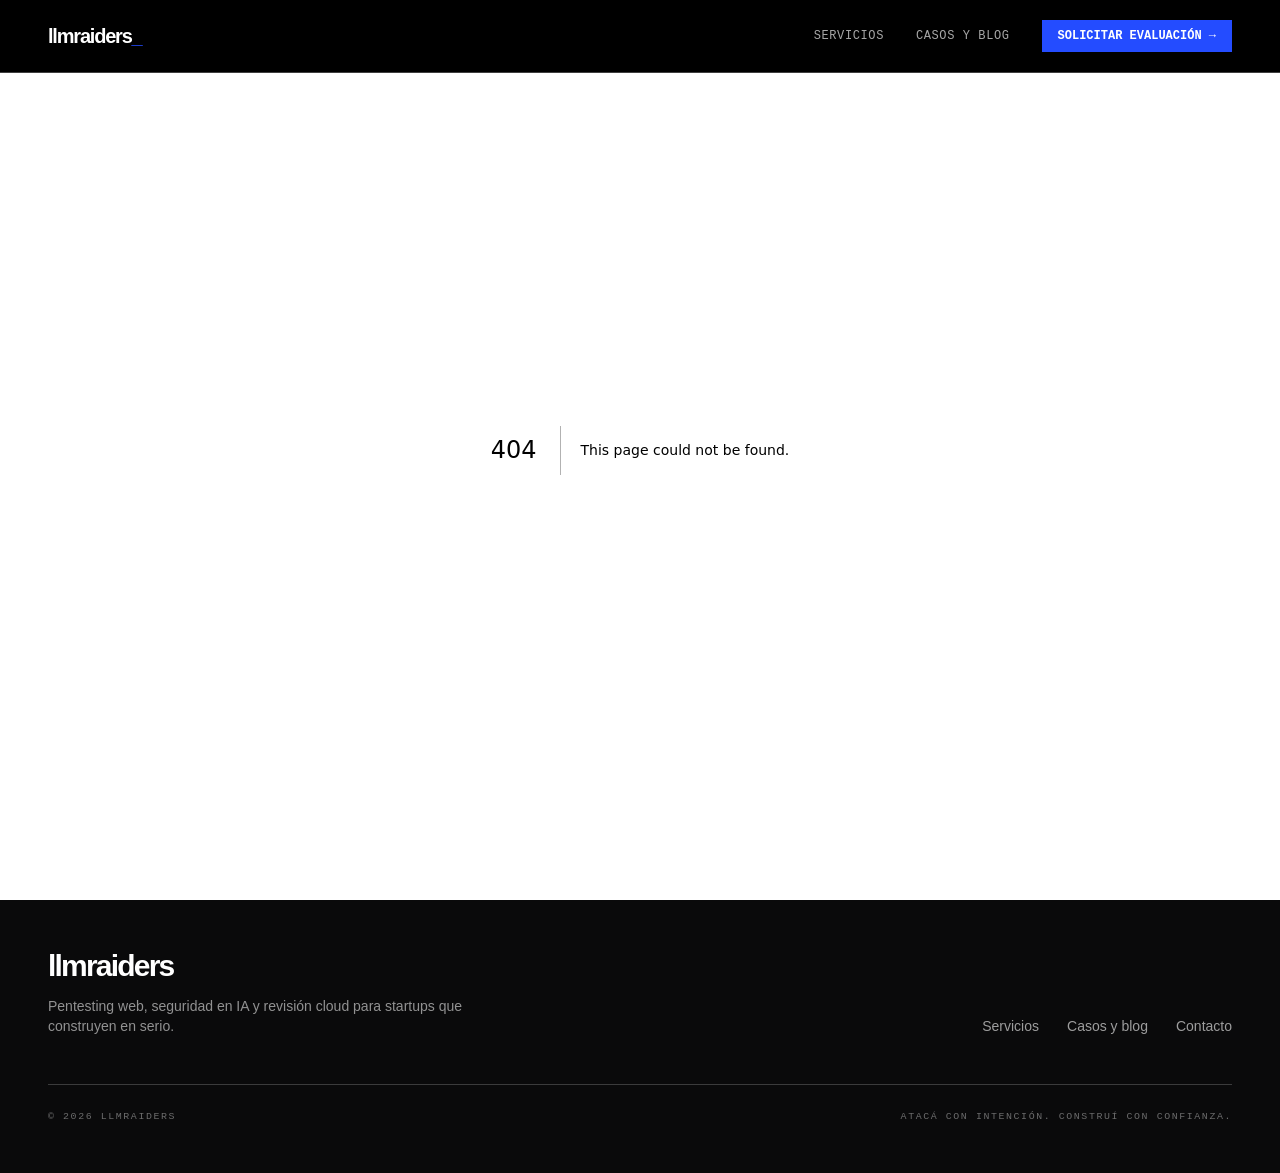
<file: 404/index.html>
<!DOCTYPE html><html lang="es" class="h-full antialiased"><head><meta charSet="utf-8"/><meta name="viewport" content="width=device-width, initial-scale=1"/><link rel="stylesheet" href="/_next/static/chunks/23-m0gh45p-64.css" data-precedence="next"/><link rel="preload" as="script" fetchPriority="low" href="/_next/static/chunks/0jvhpaew_uadu.js"/><script src="/_next/static/chunks/3450qyhportkm.js" async=""></script><script src="/_next/static/chunks/36lm--m0zwqtj.js" async=""></script><script src="/_next/static/chunks/3htl4rajoogek.js" async=""></script><script src="/_next/static/chunks/turbopack-37d3-hmopmi7-.js" async=""></script><script src="/_next/static/chunks/08r2ttsw50_0k.js" async="" crossorigin=""></script><link rel="preload" href="https://www.googletagmanager.com/gtag/js?id=G-TG8754N3J4" as="script"/><meta name="robots" content="noindex"/><meta name="theme-color" content="#244cff"/><meta name="color-scheme" content="light"/><title>LLMraiders — Pentesting y seguridad de IA para startups</title><meta name="description" content="Pentesting web, seguridad en IA y seguridad cloud para startups. Alcances concretos, precios claros e informes accionables."/><meta name="application-name" content="LLMraiders"/><link rel="manifest" href="/manifest.webmanifest"/><meta name="keywords" content="pentesting web,seguridad en IA,seguridad cloud,pentesting Supabase,red teaming LLM"/><link rel="canonical" href="https://llmraiders.com/"/><meta name="format-detection" content="telephone=no"/><meta name="mobile-web-app-capable" content="yes"/><meta name="apple-mobile-web-app-title" content="LLMraiders"/><meta name="apple-mobile-web-app-status-bar-style" content="default"/><meta property="og:title" content="LLMraiders — Pentesting y seguridad de IA para startups"/><meta property="og:description" content="Auditorías web, API, IA y cloud con alcances concretos, precios claros e informes accionables."/><meta property="og:url" content="https://llmraiders.com/"/><meta property="og:site_name" content="LLMraiders"/><meta property="og:locale" content="es_AR"/><meta property="og:type" content="website"/><meta name="twitter:card" content="summary_large_image"/><meta name="twitter:title" content="LLMraiders — Seguridad ofensiva para startups"/><meta name="twitter:description" content="Pentesting web, seguridad de IA y cloud con alcance y precio claros."/><link rel="icon" href="/icon.svg?icon.0pmir2wjp_wf3.svg" sizes="any" type="image/svg+xml"/><title>404: This page could not be found.</title><script src="/_next/static/chunks/0cz1d0mv5g_q7.js" noModule=""></script></head><body class="flex min-h-full flex-col font-body"><div hidden=""><!--$--><!--/$--></div><script type="application/ld+json">{"@context":"https://schema.org","@type":"Organization","name":"LLMraiders","url":"https://llmraiders.com","email":"hablemos@llmraiders.com","description":"Seguridad ofensiva, pentesting y auditorías de sistemas con inteligencia artificial para startups."}</script><script>((a,b,c,d,e,f,g,h)=>{let i=document.documentElement,j=["light","dark"];function k(b){var c;(Array.isArray(a)?a:[a]).forEach(a=>{let c="class"===a,d=c&&f?e.map(a=>f[a]||a):e;c?(i.classList.remove(...d),i.classList.add(f&&f[b]?f[b]:b)):i.setAttribute(a,b)}),c=b,h&&j.includes(c)&&(i.style.colorScheme=c)}if(d)k(d);else try{let a=localStorage.getItem(b)||c,d=g&&"system"===a?window.matchMedia("(prefers-color-scheme: dark)").matches?"dark":"light":a;k(d)}catch(a){}})("class","theme","light",null,["light","dark"],null,false,true)</script><header class="fixed inset-x-0 top-0 z-50 border-b border-white/25 bg-black text-white"><nav aria-label="Navegación principal" class="mx-auto flex h-[4.5rem] max-w-[1380px] items-center justify-between px-5 sm:px-8 lg:px-12"><a aria-label="LLMraiders — inicio" class="text-xl font-black tracking-[-0.06em]" href="/">llmraiders<span class="text-[#244cff]">_</span></a><div class="hidden items-center gap-8 md:flex"><a class="font-mono text-xs uppercase tracking-wider text-white/65 hover:text-white" href="/servicios/">Servicios</a><a class="font-mono text-xs uppercase tracking-wider text-white/65 hover:text-white" href="/blog/">Casos y blog</a><a class="bg-[#244cff] px-4 py-2 font-mono text-xs font-bold uppercase text-white" href="/contacto/">Solicitar evaluación →</a></div><button type="button" aria-label="Abrir menú" aria-expanded="false" aria-controls="mobile-navigation" class="grid h-10 w-10 place-content-center gap-1.5 md:hidden"><span class="block h-px w-5 bg-white transition-transform"></span><span class="block h-px w-5 bg-white transition-transform"></span></button></nav></header><main class="flex-1"><div style="font-family:system-ui,&quot;Segoe UI&quot;,Roboto,Helvetica,Arial,sans-serif,&quot;Apple Color Emoji&quot;,&quot;Segoe UI Emoji&quot;;height:100vh;text-align:center;display:flex;flex-direction:column;align-items:center;justify-content:center"><div><style>body{color:#000;background:#fff;margin:0}.next-error-h1{border-right:1px solid rgba(0,0,0,.3)}@media (prefers-color-scheme:dark){body{color:#fff;background:#000}.next-error-h1{border-right:1px solid rgba(255,255,255,.3)}}</style><h1 class="next-error-h1" style="display:inline-block;margin:0 20px 0 0;padding:0 23px 0 0;font-size:24px;font-weight:500;vertical-align:top;line-height:49px">404</h1><div style="display:inline-block"><h2 style="font-size:14px;font-weight:400;line-height:49px;margin:0">This page could not be found.</h2></div></div></div><!--$--><!--/$--></main><footer class="bg-ink text-white"><div class="mx-auto max-w-[1380px] px-5 py-12 sm:px-8 lg:px-12"><div class="flex flex-col gap-10 border-b border-white/20 pb-12 sm:flex-row sm:items-end sm:justify-between"><div><a class="text-3xl font-semibold tracking-[-0.06em]" href="/">llmraiders</a><p class="mt-3 max-w-md text-sm text-white/55">Pentesting web, seguridad en IA y revisión cloud para startups que construyen en serio.</p></div><div class="flex flex-wrap gap-7 text-sm text-white/60"><a class="hover:text-white" href="/servicios/">Servicios</a><a class="hover:text-white" href="/blog/">Casos y blog</a><a class="hover:text-white" href="/contacto/">Contacto</a></div></div><div class="flex flex-col gap-3 pt-6 font-mono text-[0.62rem] uppercase tracking-[0.16em] text-white/40 sm:flex-row sm:justify-between"><p>© 2026 LLMraiders</p><p>Atacá con intención. Construí con confianza.</p></div></div></footer><script src="/_next/static/chunks/0jvhpaew_uadu.js" id="_R_" async=""></script><script>(self.__next_f=self.__next_f||[]).push([0])</script><script>self.__next_f.push([1,"1:\"$Sreact.fragment\"\n2:I[11414,[\"/_next/static/chunks/08r2ttsw50_0k.js\"],\"Providers\"]\n3:I[42724,[\"/_next/static/chunks/08r2ttsw50_0k.js\"],\"Nav\"]\n4:I[39756,[\"/_next/static/chunks/08r2ttsw50_0k.js\"],\"default\"]\n5:I[37457,[\"/_next/static/chunks/08r2ttsw50_0k.js\"],\"default\"]\n6:I[22016,[\"/_next/static/chunks/08r2ttsw50_0k.js\"],\"\"]\n7:I[30679,[\"/_next/static/chunks/08r2ttsw50_0k.js\"],\"ServiceWorkerRegistration\"]\n8:I[79520,[\"/_next/static/chunks/08r2ttsw50_0k.js\"],\"\"]\nd:I[68027,[\"/_next/static/chunks/08r2ttsw50_0k.js\"],\"default\",1]\n:HL[\"/_next/static/chunks/23-m0gh45p-64.css\",\"style\"]\nb:X\n0:{\"P\":null,\"c\":[\"\",\"_not-found\",\"\"],\"q\":\"\",\"i\":false,\"f\":[[[\"\",{\"children\":[\"/_not-found\",{\"children\":[\"__PAGE__\",{},\"$undefined\",\"$undefined\",4608]},\"$undefined\",\"$undefined\",4608]},\"$undefined\",\"$undefined\",4624],[[\"$\",\"$1\",\"c\",{\"children\":[[[\"$\",\"link\",\"0\",{\"rel\":\"stylesheet\",\"href\":\"/_next/static/chunks/23-m0gh45p-64.css\",\"precedence\":\"next\",\"crossOrigin\":\"$undefined\",\"nonce\":\"$undefined\"}],[\"$\",\"script\",\"script-0\",{\"src\":\"/_next/static/chunks/08r2ttsw50_0k.js\",\"async\":true,\"nonce\":\"$undefined\"}]],[\"$\",\"html\",null,{\"lang\":\"es\",\"suppressHydrationWarning\":true,\"className\":\"h-full antialiased\",\"children\":[\"$\",\"body\",null,{\"className\":\"flex min-h-full flex-col font-body\",\"children\":[[\"$\",\"script\",null,{\"type\":\"application/ld+json\",\"dangerouslySetInnerHTML\":{\"__html\":\"{\\\"@context\\\":\\\"https://schema.org\\\",\\\"@type\\\":\\\"Organization\\\",\\\"name\\\":\\\"LLMraiders\\\",\\\"url\\\":\\\"https://llmraiders.com\\\",\\\"email\\\":\\\"hablemos@llmraiders.com\\\",\\\"description\\\":\\\"Seguridad ofensiva, pentesting y auditorías de sistemas con inteligencia artificial para startups.\\\"}\"}}],[\"$\",\"$L2\",null,{\"children\":[[\"$\",\"$L3\",null,{}],[\"$\",\"main\",null,{\"className\":\"flex-1\",\"children\":[\"$\",\"$L4\",null,{\"parallelRouterKey\":\"children\",\"error\":\"$undefined\",\"errorStyles\":\"$undefined\",\"errorScripts\":\"$undefined\",\"template\":[\"$\",\"$L5\",null,{}],\"templateStyles\":\"$undefined\",\"templateScripts\":\"$undefined\",\"notFound\":[[[\"$\",\"title\",null,{\"children\":\"404: This page could not be found.\"}],[\"$\",\"div\",null,{\"style\":{\"fontFamily\":\"system-ui,\\\"Segoe UI\\\",Roboto,Helvetica,Arial,sans-serif,\\\"Apple Color Emoji\\\",\\\"Segoe UI Emoji\\\"\",\"height\":\"100vh\",\"textAlign\":\"center\",\"display\":\"flex\",\"flexDirection\":\"column\",\"alignItems\":\"center\",\"justifyContent\":\"center\"},\"children\":[\"$\",\"div\",null,{\"children\":[[\"$\",\"style\",null,{\"dangerouslySetInnerHTML\":{\"__html\":\"body{color:#000;background:#fff;margin:0}.next-error-h1{border-right:1px solid rgba(0,0,0,.3)}@media (prefers-color-scheme:dark){body{color:#fff;background:#000}.next-error-h1{border-right:1px solid rgba(255,255,255,.3)}}\"}}],[\"$\",\"h1\",null,{\"className\":\"next-error-h1\",\"style\":{\"display\":\"inline-block\",\"margin\":\"0 20px 0 0\",\"padding\":\"0 23px 0 0\",\"fontSize\":24,\"fontWeight\":500,\"verticalAlign\":\"top\",\"lineHeight\":\"49px\"},\"children\":404}],[\"$\",\"div\",null,{\"style\":{\"display\":\"inline-block\"},\"children\":[\"$\",\"h2\",null,{\"style\":{\"fontSize\":14,\"fontWeight\":400,\"lineHeight\":\"49px\",\"margin\":0},\"children\":\"This page could not be found.\"}]}]]}]}]],[]],\"forbidden\":\"$undefined\",\"unauthorized\":\"$undefined\"}]}],[\"$\",\"footer\",null,{\"className\":\"bg-ink text-white\",\"children\":[\"$\",\"div\",null,{\"className\":\"mx-auto max-w-[1380px] px-5 py-12 sm:px-8 lg:px-12\",\"children\":[[\"$\",\"div\",null,{\"className\":\"flex flex-col gap-10 border-b border-white/20 pb-12 sm:flex-row sm:items-end sm:justify-between\",\"children\":[[\"$\",\"div\",null,{\"children\":[[\"$\",\"$L6\",null,{\"href\":\"/\",\"className\":\"text-3xl font-semibold tracking-[-0.06em]\",\"children\":\"llmraiders\"}],[\"$\",\"p\",null,{\"className\":\"mt-3 max-w-md text-sm text-white/55\",\"children\":\"Pentesting web, seguridad en IA y revisión cloud para startups que construyen en serio.\"}]]}],[\"$\",\"div\",null,{\"className\":\"flex flex-wrap gap-7 text-sm text-white/60\",\"children\":[[\"$\",\"$L6\",null,{\"href\":\"/servicios/\",\"className\":\"hover:text-white\",\"children\":\"Servicios\"}],[\"$\",\"$L6\",null,{\"href\":\"/blog/\",\"className\":\"hover:text-white\",\"children\":\"Casos y blog\"}],[\"$\",\"$L6\",null,{\"href\":\"/contacto/\",\"className\":\"hover:text-white\",\"children\":\"Contacto\"}]]}]]}],[\"$\",\"div\",null,{\"className\":\"flex flex-col gap-3 pt-6 font-mono text-[0.62rem] uppercase tracking-[0.16em] text-white/40 sm:flex-row sm:justify-between\",\"children\":[[\"$\",\"p\",null,{\"children\":\"© 2026 LLMraiders\"}],[\"$\",\"p\",null,{\"children\":\"Atacá con intención. Construí con confianza.\"}]]}]]}]}],[\"$\",\"$L7\",null,{}]]}],[[\"$\",\"$L8\",null,{\"src\":\"https://www.googletagmanager.com/gtag/js?id=G-TG8754N3J4\",\"strategy\":\"afterInteractive\"}],[\"$\",\"$L8\",null,{\"id\":\"google-analytics\",\"strategy\":\"afterInteractive\",\"children\":\"\\n          window.dataLayer = window.dataLayer || [];\\n          function gtag(){dataLayer.push(arguments);}\\n          gtag('js', new Date());\\n          gtag('config', 'G-TG8754N3J4');\\n        \"}]]]}]}]]}],{\"children\":[[\"$\",\"$1\",\"c\",{\"children\":[null,[\"$\",\"$L4\",null,{\"parallelRouterKey\":\"children\",\"error\":\"$undefined\",\"errorStyles\":\"$undefined\",\"errorScripts\":\"$undefined\",\"template\":[\"$\",\"$L5\",null,{}],\"templateStyles\":\"$undefined\",\"templateScripts\":\"$undefined\",\"notFound\":\"$undefined\",\"forbidden\":\"$undefined\",\"unauthorized\":\"$undefined\"}]]}],{\"children\":[[\"$\",\"$1\",\"c\",{\"children\":[[[\"$\",\"title\",null,{\"children\":\"404: This page could not be found.\"}],\"$L9\"],null,\"$La\"]}],{},null,false,null]},null,false,\"$b\"]},null,false,null],\"$Lc\",false]],\"m\":\"$undefined\",\"G\":[\"$d\",[\"$Le\"]],\"S\":true,\"h\":null,\"r\":\"$undefined\",\"s\":\"$undefined\",\"a\":\"$undefined\",\"l\":\"$undefined\",\"p\":\"$undefined\",\"d\":\"$undefined\",\"b\":\"GaVe52134OItbIwAkN1o9\"}\nf:I[97367,[\"/_next/static/chunks/08r2ttsw50_0k.js\"],\"OutletBoundary\"]\n10:\"$Sreact.suspense\"\n12:I[97367,[\"/_next/static/chunks/08r2ttsw50_0k.js\"],\"ViewportBoundary\"]\n14:I[97367,[\"/_next/static/chunks/08r2ttsw50_0k.js\"],\"MetadataBoundary\"]\n9:[\"$\",\"div\",null,{\"style\":\"$0:f:0:1:0:props:children:1:props:children:props:children:1:props:children:1:props:children:props:notFound:0:1:props:style\",\"children\":[\"$\",\"div\",null,{\"children\":[[\"$\",\"style\",null,{\"dangerouslySetInnerHTML\":{\"__html\":\"body{color:#000;background:#fff;margin:0}.next-error-h1{border-right:1px solid rgba(0,0,0,.3)}@media (prefers-color-scheme:dark){body{color:#fff;background:#000}.next-error-h1{border-right:1px solid rgba(255,255,255,.3)}}\"}}],[\"$\",\"h1\",null,{\"className\":\"next-error-h1\",\"style\":\"$0:f:0:1:0:props:children:1:props:children:props:children:1:props:children:1:props:children:props:notFound:0:1:props:children:props:children:1:props:style\",\"children\":404}],[\"$\",\"div\",null,{\"style\":\"$0:f:0:1:0:props:children:1:props:children:props:children:1:props:children:1:props:children:props:notFound:0:1:props:children:props:children:2:props:style\",\"children\":[\"$\",\"h2\",null,{\"style\":\"$0:f:0:1:0:props:children:1:props:children:props:children:1:props:children:1:props:children:props:notFound:0:1:props:children:props:children:2:props:children:props:style\",\"children\":\"This page could not be found.\"}]}]]}]}]\na:[\"$\",\"$Lf\",null,{\"children\":[\"$\",\"$10\",null,{\"name\":\"Next.MetadataOutlet\",\"children\":\"$@11\"}]}]\nc:[\"$\",\"$1\",\"h\",{\"children\":[[\"$\",\"meta\",null,{\"name\":\"robots\",\"content\":\"noindex\"}],[\"$\",\"$L12\",null,{\"children\":\"$L13\"}],[\"$\",\"div\",null,{\"hidden\":true,\"children\":[\"$\",\"$L14\",null,{\"children\":[\"$\",\"$10\",null,{\"name\":\"Next.Metadata\",\"children\":\"$L15\"}]}]}],null]}]\ne:[\"$\",\"link\",\"0\",{\"rel\":\"stylesheet\",\"href\":\"/_next/static/chunks/23-m0gh45p-64.css\",\"precedence\":\"next\",\"crossOrigin\":\"$undefined\",\"nonce\":\"$undefined\"}]\nb:C\n13:[[\"$\",\"meta\",\"0\",{\"charSet\":\"utf-8\"}],[\"$\",\"meta\",\"1\",{\"name\":\"viewport\",\"content\":\"width=device-width, initial-scale=1\"}],[\"$\",\"meta\",\"2\",{\"name\":\"theme-color\",\"content\":\"#244cff\"}],[\"$\",\"meta\",\"3\",{\"name\":\"color-scheme\",\"content\":\"light\"}]]\n16:I[27201,[\"/_next/static/chunks/08r2ttsw50_0k.js\"],\"IconMark\"]\n11:null\n15:[[\"$\",\"title\",\"0\",{\"children\":\"LLMraiders — Pentesting y seguridad de IA para startups\"}],[\"$\",\"meta\",\"1\",{\"name\":\"description\",\"content\":\"Pentesting web, seguridad en IA y seguridad cloud para startups. Alcances concretos, precios claros e informes accionables.\"}],[\"$\",\"meta\",\"2\",{\"name\":\"application-name\",\"content\":\"LLMraiders\"}],[\"$\",\"link\",\"3\",{\"rel\":\"manifest\",\"href\":\"/manifest.webmanifest\",\"crossOrigin\":\"$undefined\"}],[\"$\",\"meta\",\"4\",{\"name\":\"keywords\",\"content\":\"pentesting web,seguridad en IA,seguridad cloud,pentesting Supabase,red teaming LLM\"}],[\"$\",\"link\",\"5\",{\"rel\":\"canonical\",\"href\":\"https://llmraiders.com/\"}],[\"$\",\"meta\",\"6\",{\"name\":\"format-detection\",\"content\":\"telephone=no\"}],[\"$\",\"meta\",\"7\",{\"name\":\"mobile-web-app-capable\",\"content\":\"yes\"}],[\"$\",\"meta\",\"8\",{\"name\":\"apple-mobile-web-app-title\",\"content\":\"LLMraiders\"}],[\"$\",\"meta\",\"9\",{\"name\":\"apple-mobile-web-app-status-bar-style\",\"content\":\"default\"}],[\"$\",\"meta\",\"10\",{\"property\":\"og:title\",\"content\":\"LLMraiders — Pentesting y seguridad de IA para startups\"}],[\"$\",\"meta\",\"11\",{\"property\":\"og:description\",\"content\":\"Auditorías web, API, IA y cloud con alcances concretos, precios claros e informes accionables.\"}],[\"$\",\"meta\",\"12\",{\"property\":\"og:url\",\"content\":\"https://llmraiders.com/\"}],[\"$\",\"meta\",\"13\",{\"property\":\"og:site_name\",\"content\":\"LLMraiders\"}],[\"$\",\"meta\",\"14\",{\"property\":\"og:locale\",\"content\":\"es_AR\"}],[\"$\",\"meta\",\"15\",{\"property\":\"og:type\",\"content\":\"website\"}],[\"$\",\"meta\",\"16\",{\"name\":\"twitter:card\",\"content\":\"summary_large_image\"}],[\"$\",\"meta\",\"17\",{\"name\":\"twitter:title\",\"content\":\"LLMraiders — Seguridad ofensiva para startups\"}],[\"$\",\"meta\",\"18\",{\"name\":\"twitter:description\",\"content\":\"Pentesting web, seguridad de IA y cloud con alcance y precio claros.\"}],[\"$\",\"link\",\"19\",{\"rel\":\"icon\",\"href\":\"/icon.svg?icon.0pmir2wjp_wf3.svg\",\"sizes\":\"any\",\"type\":\"image/svg+xml\"}],[\"$\",\"$L16\",\"20\",{}]]\n"])</script></body></html>
</file>
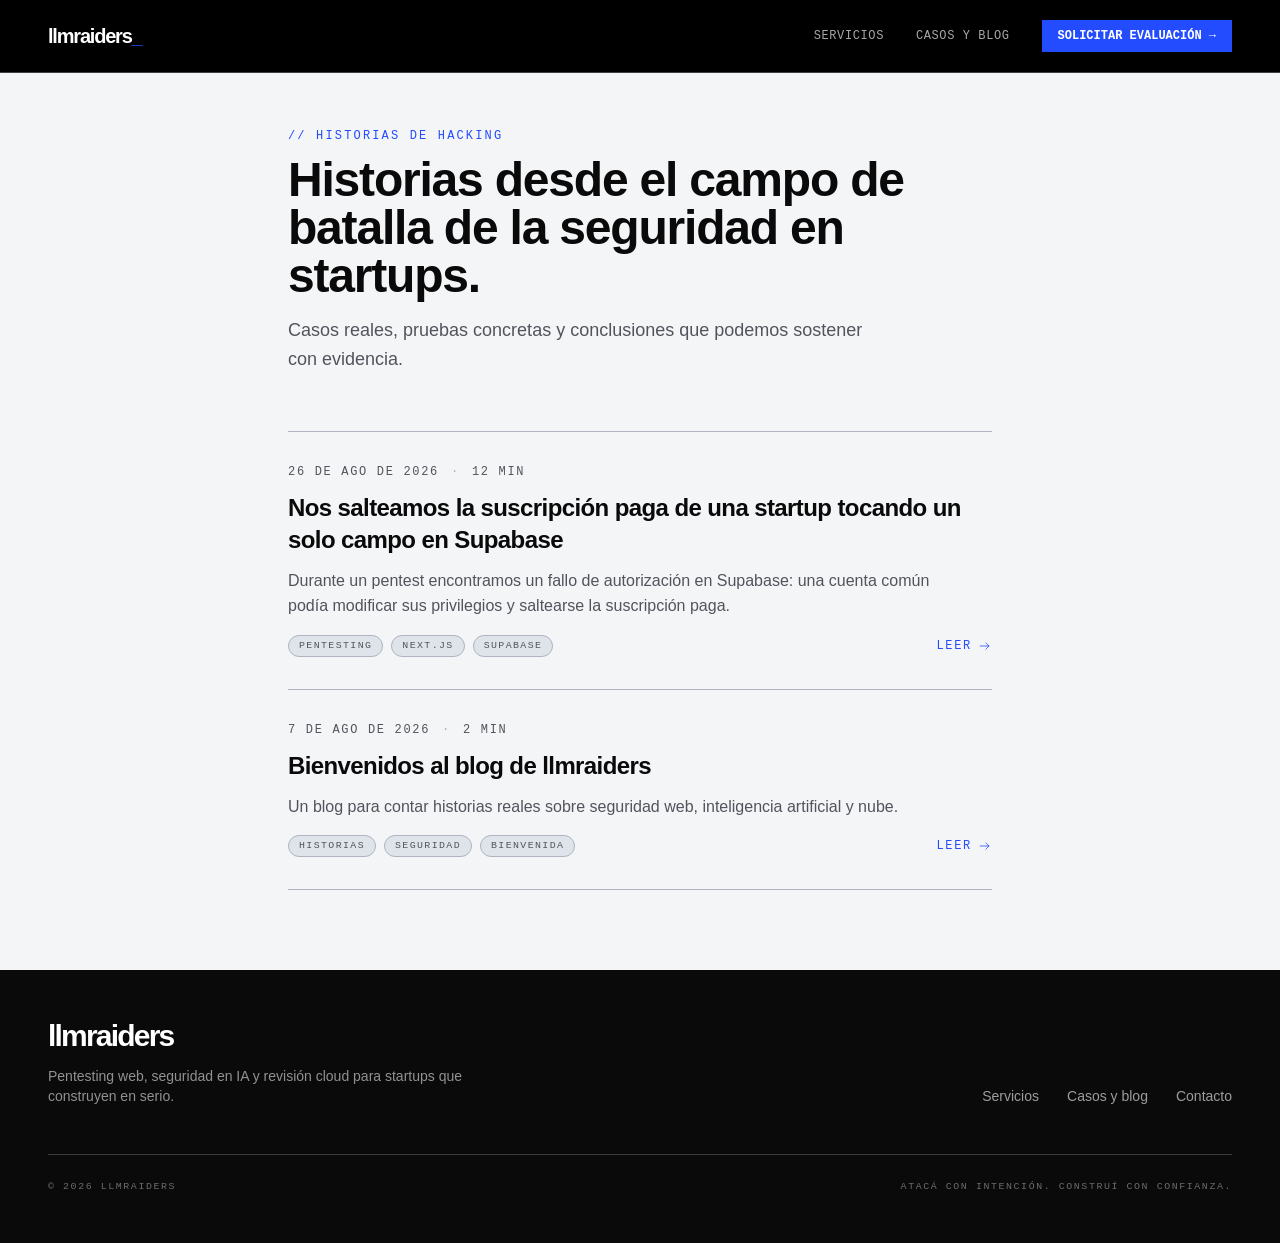
<file: blog/index.html>
<!DOCTYPE html><html lang="es" class="h-full antialiased"><head><meta charSet="utf-8"/><meta name="viewport" content="width=device-width, initial-scale=1"/><link rel="stylesheet" href="/_next/static/chunks/23-m0gh45p-64.css" data-precedence="next"/><link rel="preload" as="script" fetchPriority="low" href="/_next/static/chunks/0jvhpaew_uadu.js"/><script src="/_next/static/chunks/3450qyhportkm.js" async=""></script><script src="/_next/static/chunks/36lm--m0zwqtj.js" async=""></script><script src="/_next/static/chunks/3htl4rajoogek.js" async=""></script><script src="/_next/static/chunks/turbopack-37d3-hmopmi7-.js" async=""></script><script src="/_next/static/chunks/08r2ttsw50_0k.js" async="" crossorigin=""></script><script src="/_next/static/chunks/3asgzusumqy02.js" async="" crossorigin=""></script><link rel="preload" href="https://www.googletagmanager.com/gtag/js?id=G-TG8754N3J4" as="script"/><meta name="theme-color" content="#244cff"/><meta name="color-scheme" content="light"/><title>Historias de hacking en startups · LLMraiders</title><meta name="description" content="Notas de llmraiders: historias reales sobre seguridad."/><meta name="application-name" content="LLMraiders"/><link rel="manifest" href="/manifest.webmanifest"/><meta name="keywords" content="pentesting web,seguridad en IA,seguridad cloud,pentesting Supabase,red teaming LLM"/><link rel="canonical" href="https://llmraiders.com/blog/"/><meta name="format-detection" content="telephone=no"/><meta name="mobile-web-app-capable" content="yes"/><meta name="apple-mobile-web-app-title" content="LLMraiders"/><meta name="apple-mobile-web-app-status-bar-style" content="default"/><meta property="og:title" content="LLMraiders — Pentesting y seguridad de IA para startups"/><meta property="og:description" content="Auditorías web, API, IA y cloud con alcances concretos, precios claros e informes accionables."/><meta property="og:url" content="https://llmraiders.com/"/><meta property="og:site_name" content="LLMraiders"/><meta property="og:locale" content="es_AR"/><meta property="og:type" content="website"/><meta name="twitter:card" content="summary_large_image"/><meta name="twitter:title" content="LLMraiders — Seguridad ofensiva para startups"/><meta name="twitter:description" content="Pentesting web, seguridad de IA y cloud con alcance y precio claros."/><link rel="icon" href="/icon.svg?icon.0pmir2wjp_wf3.svg" sizes="any" type="image/svg+xml"/><script src="/_next/static/chunks/0cz1d0mv5g_q7.js" noModule=""></script></head><body class="flex min-h-full flex-col font-body"><div hidden=""><!--$--><!--/$--></div><script type="application/ld+json">{"@context":"https://schema.org","@type":"Organization","name":"LLMraiders","url":"https://llmraiders.com","email":"hablemos@llmraiders.com","description":"Seguridad ofensiva, pentesting y auditorías de sistemas con inteligencia artificial para startups."}</script><script>((a,b,c,d,e,f,g,h)=>{let i=document.documentElement,j=["light","dark"];function k(b){var c;(Array.isArray(a)?a:[a]).forEach(a=>{let c="class"===a,d=c&&f?e.map(a=>f[a]||a):e;c?(i.classList.remove(...d),i.classList.add(f&&f[b]?f[b]:b)):i.setAttribute(a,b)}),c=b,h&&j.includes(c)&&(i.style.colorScheme=c)}if(d)k(d);else try{let a=localStorage.getItem(b)||c,d=g&&"system"===a?window.matchMedia("(prefers-color-scheme: dark)").matches?"dark":"light":a;k(d)}catch(a){}})("class","theme","light",null,["light","dark"],null,false,true)</script><header class="fixed inset-x-0 top-0 z-50 border-b border-white/25 bg-black text-white"><nav aria-label="Navegación principal" class="mx-auto flex h-[4.5rem] max-w-[1380px] items-center justify-between px-5 sm:px-8 lg:px-12"><a aria-label="LLMraiders — inicio" class="text-xl font-black tracking-[-0.06em]" href="/">llmraiders<span class="text-[#244cff]">_</span></a><div class="hidden items-center gap-8 md:flex"><a class="font-mono text-xs uppercase tracking-wider text-white/65 hover:text-white" href="/servicios/">Servicios</a><a class="font-mono text-xs uppercase tracking-wider text-white/65 hover:text-white" href="/blog/">Casos y blog</a><a class="bg-[#244cff] px-4 py-2 font-mono text-xs font-bold uppercase text-white" href="/contacto/">Solicitar evaluación →</a></div><button type="button" aria-label="Abrir menú" aria-expanded="false" aria-controls="mobile-navigation" class="grid h-10 w-10 place-content-center gap-1.5 md:hidden"><span class="block h-px w-5 bg-white transition-transform"></span><span class="block h-px w-5 bg-white transition-transform"></span></button></nav></header><main class="flex-1"><div class="mx-auto w-full max-w-3xl px-5 pb-16 pt-28 sm:px-8 sm:pb-20 sm:pt-32"><div><p class="mb-3 font-mono text-xs font-medium uppercase tracking-[0.18em] text-accent">// historias de hacking</p><h1 class="max-w-2xl text-3xl font-semibold tracking-tight text-ink sm:text-4xl md:text-5xl">Historias desde el campo de batalla de la seguridad en startups.</h1><p class="mt-4 max-w-xl text-lg leading-relaxed text-ink-soft">Casos reales, pruebas concretas y conclusiones que podemos sostener con evidencia.</p><div class="mt-14 divide-y divide-line border-y border-line"><a class="group block py-8 transition-colors" href="/blog/nos-salteamos-la-subscripcion-paga-de-una-startup-de-eventos/"><div class="flex flex-col gap-3"><div class="flex flex-wrap items-center gap-3 font-mono text-xs uppercase tracking-[0.14em] text-ink-soft"><time dateTime="2026-08-26">26 de ago de 2026</time><span class="text-line">·</span><span>12 min</span></div><h2 class="text-xl font-semibold tracking-tight text-ink transition-colors group-hover:text-accent sm:text-2xl">Nos salteamos la suscripción paga de una startup tocando un solo campo en Supabase</h2><p class="max-w-2xl text-ink-soft">Durante un pentest encontramos un fallo de autorización en Supabase: una cuenta común podía modificar sus privilegios y saltearse la suscripción paga.</p><div class="mt-1 flex flex-wrap items-center gap-2"><span class="inline-flex items-center gap-1.5 rounded-full border px-2.5 py-0.5 font-mono text-[0.62rem] font-medium uppercase tracking-[0.14em] border-line bg-surface text-ink-soft">pentesting</span><span class="inline-flex items-center gap-1.5 rounded-full border px-2.5 py-0.5 font-mono text-[0.62rem] font-medium uppercase tracking-[0.14em] border-line bg-surface text-ink-soft">Next.js</span><span class="inline-flex items-center gap-1.5 rounded-full border px-2.5 py-0.5 font-mono text-[0.62rem] font-medium uppercase tracking-[0.14em] border-line bg-surface text-ink-soft">Supabase</span><span class="ml-auto inline-flex items-center gap-1.5 font-mono text-xs uppercase tracking-[0.14em] text-accent">Leer<svg viewBox="0 0 32 32" aria-hidden="true" fill="none" stroke="currentColor" stroke-width="1.8" stroke-linecap="round" stroke-linejoin="round" class="h-3.5 w-3.5 transition-transform group-hover:translate-x-0.5"><path d="M5 16h20M18 9l7 7-7 7"></path></svg></span></div></div></a><a class="group block py-8 transition-colors" href="/blog/hello-raiders/"><div class="flex flex-col gap-3"><div class="flex flex-wrap items-center gap-3 font-mono text-xs uppercase tracking-[0.14em] text-ink-soft"><time dateTime="2026-08-07">7 de ago de 2026</time><span class="text-line">·</span><span>2 min</span></div><h2 class="text-xl font-semibold tracking-tight text-ink transition-colors group-hover:text-accent sm:text-2xl">Bienvenidos al blog de llmraiders</h2><p class="max-w-2xl text-ink-soft">Un blog para contar historias reales sobre seguridad web, inteligencia artificial y nube.</p><div class="mt-1 flex flex-wrap items-center gap-2"><span class="inline-flex items-center gap-1.5 rounded-full border px-2.5 py-0.5 font-mono text-[0.62rem] font-medium uppercase tracking-[0.14em] border-line bg-surface text-ink-soft">historias</span><span class="inline-flex items-center gap-1.5 rounded-full border px-2.5 py-0.5 font-mono text-[0.62rem] font-medium uppercase tracking-[0.14em] border-line bg-surface text-ink-soft">seguridad</span><span class="inline-flex items-center gap-1.5 rounded-full border px-2.5 py-0.5 font-mono text-[0.62rem] font-medium uppercase tracking-[0.14em] border-line bg-surface text-ink-soft">bienvenida</span><span class="ml-auto inline-flex items-center gap-1.5 font-mono text-xs uppercase tracking-[0.14em] text-accent">Leer<svg viewBox="0 0 32 32" aria-hidden="true" fill="none" stroke="currentColor" stroke-width="1.8" stroke-linecap="round" stroke-linejoin="round" class="h-3.5 w-3.5 transition-transform group-hover:translate-x-0.5"><path d="M5 16h20M18 9l7 7-7 7"></path></svg></span></div></div></a></div></div><!--$--><!--/$--></div></main><footer class="bg-ink text-white"><div class="mx-auto max-w-[1380px] px-5 py-12 sm:px-8 lg:px-12"><div class="flex flex-col gap-10 border-b border-white/20 pb-12 sm:flex-row sm:items-end sm:justify-between"><div><a class="text-3xl font-semibold tracking-[-0.06em]" href="/">llmraiders</a><p class="mt-3 max-w-md text-sm text-white/55">Pentesting web, seguridad en IA y revisión cloud para startups que construyen en serio.</p></div><div class="flex flex-wrap gap-7 text-sm text-white/60"><a class="hover:text-white" href="/servicios/">Servicios</a><a class="hover:text-white" href="/blog/">Casos y blog</a><a class="hover:text-white" href="/contacto/">Contacto</a></div></div><div class="flex flex-col gap-3 pt-6 font-mono text-[0.62rem] uppercase tracking-[0.16em] text-white/40 sm:flex-row sm:justify-between"><p>© 2026 LLMraiders</p><p>Atacá con intención. Construí con confianza.</p></div></div></footer><script src="/_next/static/chunks/0jvhpaew_uadu.js" id="_R_" async=""></script><script>(self.__next_f=self.__next_f||[]).push([0])</script><script>self.__next_f.push([1,"1:\"$Sreact.fragment\"\n2:I[11414,[\"/_next/static/chunks/08r2ttsw50_0k.js\"],\"Providers\"]\n3:I[42724,[\"/_next/static/chunks/08r2ttsw50_0k.js\"],\"Nav\"]\n4:I[39756,[\"/_next/static/chunks/08r2ttsw50_0k.js\"],\"default\"]\n5:I[37457,[\"/_next/static/chunks/08r2ttsw50_0k.js\"],\"default\"]\n6:I[22016,[\"/_next/static/chunks/08r2ttsw50_0k.js\",\"/_next/static/chunks/3asgzusumqy02.js\"],\"\"]\n7:I[30679,[\"/_next/static/chunks/08r2ttsw50_0k.js\"],\"ServiceWorkerRegistration\"]\n8:I[79520,[\"/_next/static/chunks/08r2ttsw50_0k.js\"],\"\"]\nb:I[68027,[\"/_next/static/chunks/08r2ttsw50_0k.js\"],\"default\",1]\n:HL[\"/_next/static/chunks/23-m0gh45p-64.css\",\"style\"]\n0:{\"P\":null,\"c\":[\"\",\"blog\",\"\"],\"q\":\"\",\"i\":false,\"f\":[[[\"\",{\"children\":[\"blog\",{\"children\":[\"__PAGE__\",{},\"$undefined\",\"$undefined\",4608]},\"$undefined\",\"$undefined\",4608]},\"$undefined\",\"$undefined\",4624],[[\"$\",\"$1\",\"c\",{\"children\":[[[\"$\",\"link\",\"0\",{\"rel\":\"stylesheet\",\"href\":\"/_next/static/chunks/23-m0gh45p-64.css\",\"precedence\":\"next\",\"crossOrigin\":\"$undefined\",\"nonce\":\"$undefined\"}],[\"$\",\"script\",\"script-0\",{\"src\":\"/_next/static/chunks/08r2ttsw50_0k.js\",\"async\":true,\"nonce\":\"$undefined\"}]],[\"$\",\"html\",null,{\"lang\":\"es\",\"suppressHydrationWarning\":true,\"className\":\"h-full antialiased\",\"children\":[\"$\",\"body\",null,{\"className\":\"flex min-h-full flex-col font-body\",\"children\":[[\"$\",\"script\",null,{\"type\":\"application/ld+json\",\"dangerouslySetInnerHTML\":{\"__html\":\"{\\\"@context\\\":\\\"https://schema.org\\\",\\\"@type\\\":\\\"Organization\\\",\\\"name\\\":\\\"LLMraiders\\\",\\\"url\\\":\\\"https://llmraiders.com\\\",\\\"email\\\":\\\"hablemos@llmraiders.com\\\",\\\"description\\\":\\\"Seguridad ofensiva, pentesting y auditorías de sistemas con inteligencia artificial para startups.\\\"}\"}}],[\"$\",\"$L2\",null,{\"children\":[[\"$\",\"$L3\",null,{}],[\"$\",\"main\",null,{\"className\":\"flex-1\",\"children\":[\"$\",\"$L4\",null,{\"parallelRouterKey\":\"children\",\"error\":\"$undefined\",\"errorStyles\":\"$undefined\",\"errorScripts\":\"$undefined\",\"template\":[\"$\",\"$L5\",null,{}],\"templateStyles\":\"$undefined\",\"templateScripts\":\"$undefined\",\"notFound\":[[[\"$\",\"title\",null,{\"children\":\"404: This page could not be found.\"}],[\"$\",\"div\",null,{\"style\":{\"fontFamily\":\"system-ui,\\\"Segoe UI\\\",Roboto,Helvetica,Arial,sans-serif,\\\"Apple Color Emoji\\\",\\\"Segoe UI Emoji\\\"\",\"height\":\"100vh\",\"textAlign\":\"center\",\"display\":\"flex\",\"flexDirection\":\"column\",\"alignItems\":\"center\",\"justifyContent\":\"center\"},\"children\":[\"$\",\"div\",null,{\"children\":[[\"$\",\"style\",null,{\"dangerouslySetInnerHTML\":{\"__html\":\"body{color:#000;background:#fff;margin:0}.next-error-h1{border-right:1px solid rgba(0,0,0,.3)}@media (prefers-color-scheme:dark){body{color:#fff;background:#000}.next-error-h1{border-right:1px solid rgba(255,255,255,.3)}}\"}}],[\"$\",\"h1\",null,{\"className\":\"next-error-h1\",\"style\":{\"display\":\"inline-block\",\"margin\":\"0 20px 0 0\",\"padding\":\"0 23px 0 0\",\"fontSize\":24,\"fontWeight\":500,\"verticalAlign\":\"top\",\"lineHeight\":\"49px\"},\"children\":404}],[\"$\",\"div\",null,{\"style\":{\"display\":\"inline-block\"},\"children\":[\"$\",\"h2\",null,{\"style\":{\"fontSize\":14,\"fontWeight\":400,\"lineHeight\":\"49px\",\"margin\":0},\"children\":\"This page could not be found.\"}]}]]}]}]],[]],\"forbidden\":\"$undefined\",\"unauthorized\":\"$undefined\"}]}],[\"$\",\"footer\",null,{\"className\":\"bg-ink text-white\",\"children\":[\"$\",\"div\",null,{\"className\":\"mx-auto max-w-[1380px] px-5 py-12 sm:px-8 lg:px-12\",\"children\":[[\"$\",\"div\",null,{\"className\":\"flex flex-col gap-10 border-b border-white/20 pb-12 sm:flex-row sm:items-end sm:justify-between\",\"children\":[[\"$\",\"div\",null,{\"children\":[[\"$\",\"$L6\",null,{\"href\":\"/\",\"className\":\"text-3xl font-semibold tracking-[-0.06em]\",\"children\":\"llmraiders\"}],[\"$\",\"p\",null,{\"className\":\"mt-3 max-w-md text-sm text-white/55\",\"children\":\"Pentesting web, seguridad en IA y revisión cloud para startups que construyen en serio.\"}]]}],[\"$\",\"div\",null,{\"className\":\"flex flex-wrap gap-7 text-sm text-white/60\",\"children\":[[\"$\",\"$L6\",null,{\"href\":\"/servicios/\",\"className\":\"hover:text-white\",\"children\":\"Servicios\"}],[\"$\",\"$L6\",null,{\"href\":\"/blog/\",\"className\":\"hover:text-white\",\"children\":\"Casos y blog\"}],[\"$\",\"$L6\",null,{\"href\":\"/contacto/\",\"className\":\"hover:text-white\",\"children\":\"Contacto\"}]]}]]}],[\"$\",\"div\",null,{\"className\":\"flex flex-col gap-3 pt-6 font-mono text-[0.62rem] uppercase tracking-[0.16em] text-white/40 sm:flex-row sm:justify-between\",\"children\":[[\"$\",\"p\",null,{\"children\":\"© 2026 LLMraiders\"}],[\"$\",\"p\",null,{\"children\":\"Atacá con intención. Construí con confianza.\"}]]}]]}]}],[\"$\",\"$L7\",null,{}]]}],[[\"$\",\"$L8\",null,{\"src\":\"https://www.googletagmanager.com/gtag/js?id=G-TG8754N3J4\",\"strategy\":\"afterInteractive\"}],[\"$\",\"$L8\",null,{\"id\":\"google-analytics\",\"strategy\":\"afterInteractive\",\"children\":\"\\n          window.dataLayer = window.dataLayer || [];\\n          function gtag(){dataLayer.push(arguments);}\\n          gtag('js', new Date());\\n          gtag('config', 'G-TG8754N3J4');\\n        \"}]]]}]}]]}],{\"children\":[[\"$\",\"$1\",\"c\",{\"children\":[null,[\"$\",\"div\",null,{\"className\":\"mx-auto w-full max-w-3xl px-5 pb-16 pt-28 sm:px-8 sm:pb-20 sm:pt-32\",\"children\":[\"$\",\"$L4\",null,{\"parallelRouterKey\":\"children\",\"error\":\"$undefined\",\"errorStyles\":\"$undefined\",\"errorScripts\":\"$undefined\",\"template\":[\"$\",\"$L5\",null,{}],\"templateStyles\":\"$undefined\",\"templateScripts\":\"$undefined\",\"notFound\":\"$undefined\",\"forbidden\":\"$undefined\",\"unauthorized\":\"$undefined\"}]}]]}],{\"children\":[\"$L9\",{},null,false,null]},null,false,null]},null,false,null],\"$La\",false]],\"m\":\"$undefined\",\"G\":[\"$b\",[\"$Lc\"]],\"S\":true,\"h\":null,\"r\":\"$undefined\",\"s\":\"$undefined\",\"a\":\"$undefined\",\"l\":\"$undefined\",\"p\":\"$undefined\",\"d\":\"$undefined\",\"b\":\"GaVe52134OItbIwAkN1o9\"}\ne:I[97367,[\"/_next/static/chunks/08r2ttsw50_0k.js\"],\"OutletBoundary\"]\nf:\"$Sreact.suspense\"\n11:I[97367,[\"/_next/static/chunks/08r2ttsw50_0k.js\"],\"ViewportBoundary\"]\n13:I[97367,[\"/_next/static/chunks/08r2ttsw50_0k.js\"],\"MetadataBoundary\"]\n9:[\"$\",\"$1\",\"c\",{\"children\":[\"$Ld\",[[\"$\",\"script\",\"script-0\",{\"src\":\"/_next/static/chunks/3asgzusumqy02.js\",\"async\":true,\"nonce\":\"$undefined\"}]],[\"$\",\"$Le\",null,{\"children\":[\"$\",\"$f\",null,{\"name\":\"Next.MetadataOutlet\",\"children\":\"$@10\"}]}]]}]\na:[\"$\",\"$1\",\"h\",{\"children\":[null,[\"$\",\"$L11\",null,{\"children\":\"$L12\"}],[\"$\",\"div\",null,{\"hidden\":true,\"children\":[\"$\",\"$L13\",null,{\"children\":[\"$\",\"$f\",null,{\"name\":\"Next.Metadata\",\"children\":\"$L14\"}]}]}],null]}]\nc:[\"$\",\"link\",\"0\",{\"rel\":\"stylesheet\",\"href\":\"/_next/static/chunks/23-m0gh45p-64.css\",\"precedence\":\"next\",\"crossOrigin\":\"$undefined\",\"nonce\":\"$undefined\"}]\nd:[\"$\",\"div\",null,{\"children\":[[\"$\",\"p\",null,{\"className\":\"mb-3 font-mono text-xs font-medium uppercase tracking-[0.18em] text-accent\",\"children\":\"// historias de hacking\"}],[\"$\",\"h1\",null,{\"className\":\"max-w-2xl text-3xl font-semibold tracking-tight text-ink sm:text-4xl md:text-5xl\",\"children\":\"Historias desde el campo de batalla de la seguridad en startups.\"}],[\"$\",\"p\",null,{\"className\":\"mt-4 max-w-xl text-lg leading-relaxed text-ink-soft\",\"children\":\"Casos reales, pruebas concretas y conclusiones que podemos sostener con evidencia.\"}],[\"$\",\"div\",null,{\"className\":\"mt-14 divide-y divide-line border-y border-line\",\"children\":[[[\"$\",\"$L6\",\"nos-salteamos-la-subscripcion-paga-de-una-startup-de-eventos\",{\"href\":\"/blog/nos-salteamos-la-subscripcion-paga-de-una-startup-de-eventos\",\"className\":\"group block py-8 transition-colors\",\"children\":[\"$\",\"div\",null,{\"className\":\"flex flex-col gap-3\",\"children\":[[\"$\",\"div\",null,{\"className\":\"flex flex-wrap items-center gap-3 font-mono text-xs uppercase tracking-[0.14em] text-ink-soft\",\"children\":[[\"$\",\"time\",null,{\"dateTime\":\"2026-08-26\",\"children\":\"26 de ago de 2026\"}],[\"$\",\"span\",null,{\"className\":\"text-line\",\"children\":\"·\"}],[\"$\",\"span\",null,{\"children\":\"12 min\"}]]}],[\"$\",\"h2\",null,{\"className\":\"text-xl font-semibold tracking-tight text-ink transition-colors group-hover:text-accent sm:text-2xl\",\"children\":\"Nos salteamos la suscripción paga de una startup tocando un solo campo en Supabase\"}],[\"$\",\"p\",null,{\"className\":\"max-w-2xl text-ink-soft\",\"children\":\"Durante un pentest encontramos un fallo de autorización en Supabase: una cuenta común podía modificar sus privilegios y saltearse la suscripción paga.\"}],[\"$\",\"div\",null,{\"className\":\"mt-1 flex flex-wrap items-center gap-2\",\"children\":[[[\"$\",\"span\",\"pentesting\",{\"className\":\"inline-flex items-center gap-1.5 rounded-full border px-2.5 py-0.5 font-mono text-[0.62rem] font-medium uppercase tracking-[0.14em] border-line bg-surface text-ink-soft\",\"children\":\"pentesting\"}],[\"$\",\"span\",\"Next.js\",{\"className\":\"inline-flex items-center gap-1.5 rounded-full border px-2.5 py-0.5 font-mono text-[0.62rem] font-medium uppercase tracking-[0.14em] border-line bg-surface text-ink-soft\",\"children\":\"Next.js\"}],[\"$\",\"span\",\"Supabase\",{\"className\":\"inline-flex items-center gap-1.5 rounded-full border px-2.5 py-0.5 font-mono text-[0.62rem] font-medium uppercase tracking-[0.14em] border-line bg-surface text-ink-soft\",\"children\":\"Supabase\"}]],[\"$\",\"span\",null,{\"className\":\"ml-auto inline-flex items-center gap-1.5 font-mono text-xs uppercase tracking-[0.14em] text-accent\",\"children\":[\"Leer\",[\"$\",\"svg\",null,{\"viewBox\":\"0 0 32 32\",\"aria-hidden\":\"true\",\"fill\":\"none\",\"stroke\":\"currentColor\",\"strokeWidth\":1.8,\"strokeLinecap\":\"round\",\"strokeLinejoin\":\"round\",\"className\":\"h-3.5 w-3.5 transition-transform group-hover:translate-x-0.5\",\"children\":[\"$\",\"path\",null,{\"d\":\"M5 16h20M18 9l7 7-7 7\"}]}]]}]]}]]}]}],[\"$\",\"$L6\",\"hello-raiders\",{\"href\":\"/blog/hello-raiders\",\"className\":\"group block py-8 transition-colors\",\"children\":[\"$\",\"div\",null,{\"className\":\"flex flex-col gap-3\",\"children\":[[\"$\",\"div\",null,{\"className\":\"flex flex-wrap items-center gap-3 font-mono text-xs uppercase tracking-[0.14em] text-ink-soft\",\"children\":[[\"$\",\"time\",null,{\"dateTime\":\"2026-08-07\",\"children\":\"7 de ago de 2026\"}],[\"$\",\"span\",null,{\"className\":\"text-line\",\"children\":\"·\"}],[\"$\",\"span\",null,{\"children\":\"2 min\"}]]}],[\"$\",\"h2\",null,{\"className\":\"text-xl font-semibold tracking-tight text-ink transition-colors group-hover:text-accent sm:text-2xl\",\"children\":\"Bienvenidos al blog de llmraiders\"}],[\"$\",\"p\",null,{\"className\":\"max-w-2xl text-ink-soft\",\"children\":\"Un blog para contar historias reales sobre seguridad web, inteligencia artificial y nube.\"}],[\"$\",\"div\",null,{\"className\":\"mt-1 flex flex-wrap items-center gap-2\",\"children\":[[[\"$\",\"span\",\"historias\",{\"className\":\"inline-flex items-center gap-1.5 rounded-full border px-2.5 py-0.5 font-mono text-[0.62rem] font-medium uppercase tracking-[0.14em] border-line bg-surface text-ink-soft\",\"children\":\"historias\"}],\"$L15\",\"$L16\"],\"$L17\"]}]]}]}]],false]}]]}]\n15:[\"$\",\"span\",\"seguridad\",{\"className\":\"inline-flex items-center gap-1.5 rounded-full border px-2.5 py-0.5 font-mono text-[0.62rem] font-medium uppercase tracking-[0.14em] border-line bg-surface text-ink-soft\",\"children\":\"seguridad\"}]\n16:[\"$\",\"span\",\"bienvenida\",{\"className\":\"inline-flex items-center gap-1.5 rounded-full border px-2.5 py-0.5 font-mono text-[0.62rem] font-medium uppercase tracking-[0.14em] border-line bg-surface text-ink-soft\",\"children\":\"bienvenida\"}]\n17:[\"$\",\"span\",null,{\"className\":\"ml-auto inline-flex items-center gap-1.5 font-mono text-xs uppercase tracking-[0.14em] text-accent\",\"children\":[\"Leer\",[\"$\",\"svg\",null,{\"viewBox\":\"0 0 32 32\",\"aria-hidden\":\"true\",\"fill\":\"none\",\"stroke\":\"currentColor\",\"strokeWidth\":1.8,\"strokeLinecap\":\"round\",\"strokeLinejoin\":\"round\",\"className\":\"h-3.5 w-3.5 transition-transform group-hover:translate-x-0.5\",\"children\":[\"$\",\"path\",null,{\"d\":\"M5 16h20M18 9l7 7-7 7\"}]}]]}]\n12:[[\"$\",\"meta\",\"0\",{\"charSet\":\"utf-8\"}],[\"$\",\"meta\",\"1\",{\"name\":\"viewport\",\"content\":\"width=device-width, initial-scale=1\"}],[\"$\",\"meta\",\"2\",{\"name\":\"theme-color\",\"content\":\"#244cff\"}],[\"$\",\"meta\",\"3\",{\"name\":\"color-scheme\",\"content\":\"light\"}]]\n18:I[27201,[\"/_next/static/chunks/08r2ttsw50_0k.js\"],\"IconMark\"]\n10:null\n14:[[\"$\",\"title\",\"0\",{\"children\":\"Historias de hacking en startups · LLMraiders\"}],[\"$\",\"meta\",\"1\",{\"name\":\"description\",\"content\":\"Notas de llmraiders: historias reales sobre seguridad.\"}],[\"$\",\"meta\",\"2\",{\"name\":\"application-name\",\"content\":\"LLMraiders\"}],[\"$\",\"link\",\"3\",{\"rel\":\"manifest\",\"href\":\"/manifest.webmanifest\",\"crossOrigin\":\"$undefined\"}],[\"$\",\"meta\",\"4\",{\"name\":\"keywords\",\"content\":\"pentesting web,seguridad en IA,seguridad cloud,pentesting Supabase,red teaming LLM\"}],[\"$\",\"link\",\"5\",{\"rel\":\"canonical\",\"href\":\"https://llmraiders.com/blog/\"}],[\"$\",\"meta\",\"6\",{\"name\":\"format-detection\",\"content\":\"telephone=no\"}],[\"$\",\"meta\",\"7\",{\"name\":\"mobile-web-app-capable\",\"content\":\"yes\"}],[\"$\",\"meta\",\"8\",{\"name\":\"apple-mobile-web-app-title\",\"content\":\"LLMraiders\"}],[\"$\",\"meta\",\"9\",{\"name\":\"apple-mobile-web-app-status-bar-style\",\"content\":\"default\"}],[\"$\",\"meta\",\"10\",{\"property\":\"og:title\",\"content\":\"LLMraiders — Pentesting y seguridad de IA para startups\"}],[\"$\",\"meta\",\"11\",{\"property\":\"og:description\",\"content\":\"Auditorías web, API, IA y cloud con alcances concretos, precios claros e informes accionables.\"}],[\"$\",\"meta\",\"12\",{\"property\":\"og:url\",\"content\":\"https://llmraiders.com/\"}],[\"$\",\"meta\",\"13\",{\"property\":\"og:site_name\",\"content\":\"LLMraiders\"}],[\"$\",\"meta\",\"14\",{\"property\":\"og:locale\",\"content\":\"es_AR\"}],[\"$\",\"meta\",\"15\",{\"property\":\"og:type\",\"content\":\"website\"}],[\"$\",\"meta\",\"16\",{\"name\":\"twitter:card\",\"content\":\"summary_large_image\"}],[\"$\",\"meta\",\"17\",{\"name\":\"twitter:title\",\"content\":\"LLMraiders — Seguridad ofensiva para startups\"}],[\"$\",\"meta\",\"18\",{\"name\":\"twitter:description\",\"content\":\"Pentesting web, seguridad de IA y cloud con alcance y precio claros.\"}],[\"$\",\"link\",\"19\",{\"rel\":\"icon\",\"href\":\"/icon.svg?icon.0pmir2wjp_wf3.svg\",\"sizes\":\"any\",\"type\":\"image/svg+xml\"}],[\"$\",\"$L18\",\"20\",{}]]\n"])</script></body></html>
</file>
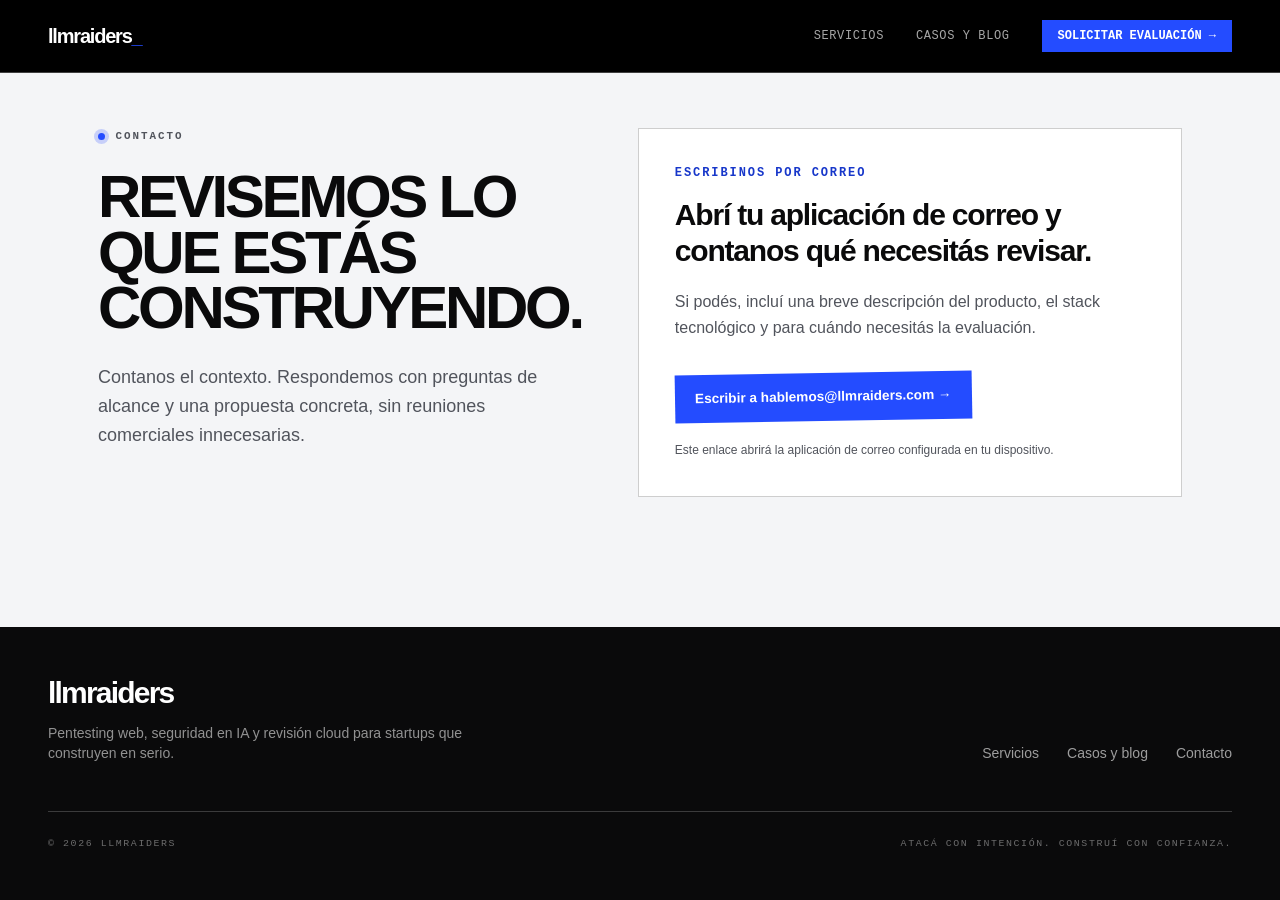
<file: contacto/index.html>
<!DOCTYPE html><html lang="es" class="h-full antialiased"><head><meta charSet="utf-8"/><meta name="viewport" content="width=device-width, initial-scale=1"/><link rel="stylesheet" href="/_next/static/chunks/23-m0gh45p-64.css" data-precedence="next"/><link rel="preload" as="script" fetchPriority="low" href="/_next/static/chunks/0jvhpaew_uadu.js"/><script src="/_next/static/chunks/3450qyhportkm.js" async=""></script><script src="/_next/static/chunks/36lm--m0zwqtj.js" async=""></script><script src="/_next/static/chunks/3htl4rajoogek.js" async=""></script><script src="/_next/static/chunks/turbopack-37d3-hmopmi7-.js" async=""></script><script src="/_next/static/chunks/08r2ttsw50_0k.js" async="" crossorigin=""></script><link rel="preload" href="https://www.googletagmanager.com/gtag/js?id=G-TG8754N3J4" as="script"/><meta name="theme-color" content="#244cff"/><meta name="color-scheme" content="light"/><title>Solicitar una evaluación de seguridad · LLMraiders</title><meta name="description" content="Contanos qué estás construyendo y qué necesitás revisar. Respondemos con un alcance concreto para tu auditoría."/><meta name="application-name" content="LLMraiders"/><link rel="manifest" href="/manifest.webmanifest"/><meta name="keywords" content="pentesting web,seguridad en IA,seguridad cloud,pentesting Supabase,red teaming LLM"/><link rel="canonical" href="https://llmraiders.com/contacto/"/><meta name="format-detection" content="telephone=no"/><meta name="mobile-web-app-capable" content="yes"/><meta name="apple-mobile-web-app-title" content="LLMraiders"/><meta name="apple-mobile-web-app-status-bar-style" content="default"/><meta property="og:title" content="LLMraiders — Pentesting y seguridad de IA para startups"/><meta property="og:description" content="Auditorías web, API, IA y cloud con alcances concretos, precios claros e informes accionables."/><meta property="og:url" content="https://llmraiders.com/"/><meta property="og:site_name" content="LLMraiders"/><meta property="og:locale" content="es_AR"/><meta property="og:type" content="website"/><meta name="twitter:card" content="summary_large_image"/><meta name="twitter:title" content="LLMraiders — Seguridad ofensiva para startups"/><meta name="twitter:description" content="Pentesting web, seguridad de IA y cloud con alcance y precio claros."/><link rel="icon" href="/icon.svg?icon.0pmir2wjp_wf3.svg" sizes="any" type="image/svg+xml"/><script src="/_next/static/chunks/0cz1d0mv5g_q7.js" noModule=""></script></head><body class="flex min-h-full flex-col font-body"><div hidden=""><!--$--><!--/$--></div><script type="application/ld+json">{"@context":"https://schema.org","@type":"Organization","name":"LLMraiders","url":"https://llmraiders.com","email":"hablemos@llmraiders.com","description":"Seguridad ofensiva, pentesting y auditorías de sistemas con inteligencia artificial para startups."}</script><script>((a,b,c,d,e,f,g,h)=>{let i=document.documentElement,j=["light","dark"];function k(b){var c;(Array.isArray(a)?a:[a]).forEach(a=>{let c="class"===a,d=c&&f?e.map(a=>f[a]||a):e;c?(i.classList.remove(...d),i.classList.add(f&&f[b]?f[b]:b)):i.setAttribute(a,b)}),c=b,h&&j.includes(c)&&(i.style.colorScheme=c)}if(d)k(d);else try{let a=localStorage.getItem(b)||c,d=g&&"system"===a?window.matchMedia("(prefers-color-scheme: dark)").matches?"dark":"light":a;k(d)}catch(a){}})("class","theme","light",null,["light","dark"],null,false,true)</script><header class="fixed inset-x-0 top-0 z-50 border-b border-white/25 bg-black text-white"><nav aria-label="Navegación principal" class="mx-auto flex h-[4.5rem] max-w-[1380px] items-center justify-between px-5 sm:px-8 lg:px-12"><a aria-label="LLMraiders — inicio" class="text-xl font-black tracking-[-0.06em]" href="/">llmraiders<span class="text-[#244cff]">_</span></a><div class="hidden items-center gap-8 md:flex"><a class="font-mono text-xs uppercase tracking-wider text-white/65 hover:text-white" href="/servicios/">Servicios</a><a class="font-mono text-xs uppercase tracking-wider text-white/65 hover:text-white" href="/blog/">Casos y blog</a><a class="bg-[#244cff] px-4 py-2 font-mono text-xs font-bold uppercase text-white" href="/contacto/">Solicitar evaluación →</a></div><button type="button" aria-label="Abrir menú" aria-expanded="false" aria-controls="mobile-navigation" class="grid h-10 w-10 place-content-center gap-1.5 md:hidden"><span class="block h-px w-5 bg-white transition-transform"></span><span class="block h-px w-5 bg-white transition-transform"></span></button></nav></header><main class="flex-1"><div class="mx-auto grid max-w-[1180px] gap-14 px-5 pb-24 pt-32 sm:px-8 lg:grid-cols-[.75fr_1.25fr] lg:px-12"><div><p class="eyebrow"><span></span> Contacto</p><h1 class="mt-6 text-5xl font-bold uppercase leading-[.92] tracking-[-.055em] sm:text-6xl">Revisemos lo que estás construyendo.</h1><p class="mt-7 text-lg leading-relaxed text-ink-soft">Contanos el contexto. Respondemos con preguntas de alcance y una propuesta concreta, sin reuniones comerciales innecesarias.</p></div><div class="flex flex-col justify-center border border-ink/20 bg-white p-6 sm:p-9"><p class="font-mono text-xs font-semibold uppercase tracking-[.16em] text-accent-deep">Escribinos por correo</p><h2 class="mt-4 text-3xl font-semibold tracking-[-.04em]">Abrí tu aplicación de correo y contanos qué necesitás revisar.</h2><p class="mt-5 max-w-xl leading-relaxed text-ink-soft">Si podés, incluí una breve descripción del producto, el stack tecnológico y para cuándo necesitás la evaluación.</p><a href="mailto:hablemos@llmraiders.com?subject=Consulta%20desde%20llmraiders.com&amp;body=Hola%2C%20quiero%20conversar%20sobre%20una%20evaluaci%C3%B3n%20de%20seguridad.%0A%0AContexto%3A%0A" class="button-acid mt-8 self-start">Escribir a <!-- -->hablemos@llmraiders.com<!-- --> →</a><p class="mt-5 text-xs leading-relaxed text-ink-soft">Este enlace abrirá la aplicación de correo configurada en tu dispositivo.</p></div></div><!--$--><!--/$--></main><footer class="bg-ink text-white"><div class="mx-auto max-w-[1380px] px-5 py-12 sm:px-8 lg:px-12"><div class="flex flex-col gap-10 border-b border-white/20 pb-12 sm:flex-row sm:items-end sm:justify-between"><div><a class="text-3xl font-semibold tracking-[-0.06em]" href="/">llmraiders</a><p class="mt-3 max-w-md text-sm text-white/55">Pentesting web, seguridad en IA y revisión cloud para startups que construyen en serio.</p></div><div class="flex flex-wrap gap-7 text-sm text-white/60"><a class="hover:text-white" href="/servicios/">Servicios</a><a class="hover:text-white" href="/blog/">Casos y blog</a><a class="hover:text-white" href="/contacto/">Contacto</a></div></div><div class="flex flex-col gap-3 pt-6 font-mono text-[0.62rem] uppercase tracking-[0.16em] text-white/40 sm:flex-row sm:justify-between"><p>© 2026 LLMraiders</p><p>Atacá con intención. Construí con confianza.</p></div></div></footer><script src="/_next/static/chunks/0jvhpaew_uadu.js" id="_R_" async=""></script><script>(self.__next_f=self.__next_f||[]).push([0])</script><script>self.__next_f.push([1,"1:\"$Sreact.fragment\"\n2:I[11414,[\"/_next/static/chunks/08r2ttsw50_0k.js\"],\"Providers\"]\n3:I[42724,[\"/_next/static/chunks/08r2ttsw50_0k.js\"],\"Nav\"]\n4:I[39756,[\"/_next/static/chunks/08r2ttsw50_0k.js\"],\"default\"]\n5:I[37457,[\"/_next/static/chunks/08r2ttsw50_0k.js\"],\"default\"]\n6:I[22016,[\"/_next/static/chunks/08r2ttsw50_0k.js\"],\"\"]\n7:I[30679,[\"/_next/static/chunks/08r2ttsw50_0k.js\"],\"ServiceWorkerRegistration\"]\n8:I[79520,[\"/_next/static/chunks/08r2ttsw50_0k.js\"],\"\"]\ne:I[68027,[\"/_next/static/chunks/08r2ttsw50_0k.js\"],\"default\",1]\n:HL[\"/_next/static/chunks/23-m0gh45p-64.css\",\"style\"]\nc:X\n0:{\"P\":null,\"c\":[\"\",\"contacto\",\"\"],\"q\":\"\",\"i\":false,\"f\":[[[\"\",{\"children\":[\"contacto\",{\"children\":[\"__PAGE__\",{},\"$undefined\",\"$undefined\",4608]},\"$undefined\",\"$undefined\",4608]},\"$undefined\",\"$undefined\",4624],[[\"$\",\"$1\",\"c\",{\"children\":[[[\"$\",\"link\",\"0\",{\"rel\":\"stylesheet\",\"href\":\"/_next/static/chunks/23-m0gh45p-64.css\",\"precedence\":\"next\",\"crossOrigin\":\"$undefined\",\"nonce\":\"$undefined\"}],[\"$\",\"script\",\"script-0\",{\"src\":\"/_next/static/chunks/08r2ttsw50_0k.js\",\"async\":true,\"nonce\":\"$undefined\"}]],[\"$\",\"html\",null,{\"lang\":\"es\",\"suppressHydrationWarning\":true,\"className\":\"h-full antialiased\",\"children\":[\"$\",\"body\",null,{\"className\":\"flex min-h-full flex-col font-body\",\"children\":[[\"$\",\"script\",null,{\"type\":\"application/ld+json\",\"dangerouslySetInnerHTML\":{\"__html\":\"{\\\"@context\\\":\\\"https://schema.org\\\",\\\"@type\\\":\\\"Organization\\\",\\\"name\\\":\\\"LLMraiders\\\",\\\"url\\\":\\\"https://llmraiders.com\\\",\\\"email\\\":\\\"hablemos@llmraiders.com\\\",\\\"description\\\":\\\"Seguridad ofensiva, pentesting y auditorías de sistemas con inteligencia artificial para startups.\\\"}\"}}],[\"$\",\"$L2\",null,{\"children\":[[\"$\",\"$L3\",null,{}],[\"$\",\"main\",null,{\"className\":\"flex-1\",\"children\":[\"$\",\"$L4\",null,{\"parallelRouterKey\":\"children\",\"error\":\"$undefined\",\"errorStyles\":\"$undefined\",\"errorScripts\":\"$undefined\",\"template\":[\"$\",\"$L5\",null,{}],\"templateStyles\":\"$undefined\",\"templateScripts\":\"$undefined\",\"notFound\":[[[\"$\",\"title\",null,{\"children\":\"404: This page could not be found.\"}],[\"$\",\"div\",null,{\"style\":{\"fontFamily\":\"system-ui,\\\"Segoe UI\\\",Roboto,Helvetica,Arial,sans-serif,\\\"Apple Color Emoji\\\",\\\"Segoe UI Emoji\\\"\",\"height\":\"100vh\",\"textAlign\":\"center\",\"display\":\"flex\",\"flexDirection\":\"column\",\"alignItems\":\"center\",\"justifyContent\":\"center\"},\"children\":[\"$\",\"div\",null,{\"children\":[[\"$\",\"style\",null,{\"dangerouslySetInnerHTML\":{\"__html\":\"body{color:#000;background:#fff;margin:0}.next-error-h1{border-right:1px solid rgba(0,0,0,.3)}@media (prefers-color-scheme:dark){body{color:#fff;background:#000}.next-error-h1{border-right:1px solid rgba(255,255,255,.3)}}\"}}],[\"$\",\"h1\",null,{\"className\":\"next-error-h1\",\"style\":{\"display\":\"inline-block\",\"margin\":\"0 20px 0 0\",\"padding\":\"0 23px 0 0\",\"fontSize\":24,\"fontWeight\":500,\"verticalAlign\":\"top\",\"lineHeight\":\"49px\"},\"children\":404}],[\"$\",\"div\",null,{\"style\":{\"display\":\"inline-block\"},\"children\":[\"$\",\"h2\",null,{\"style\":{\"fontSize\":14,\"fontWeight\":400,\"lineHeight\":\"49px\",\"margin\":0},\"children\":\"This page could not be found.\"}]}]]}]}]],[]],\"forbidden\":\"$undefined\",\"unauthorized\":\"$undefined\"}]}],[\"$\",\"footer\",null,{\"className\":\"bg-ink text-white\",\"children\":[\"$\",\"div\",null,{\"className\":\"mx-auto max-w-[1380px] px-5 py-12 sm:px-8 lg:px-12\",\"children\":[[\"$\",\"div\",null,{\"className\":\"flex flex-col gap-10 border-b border-white/20 pb-12 sm:flex-row sm:items-end sm:justify-between\",\"children\":[[\"$\",\"div\",null,{\"children\":[[\"$\",\"$L6\",null,{\"href\":\"/\",\"className\":\"text-3xl font-semibold tracking-[-0.06em]\",\"children\":\"llmraiders\"}],[\"$\",\"p\",null,{\"className\":\"mt-3 max-w-md text-sm text-white/55\",\"children\":\"Pentesting web, seguridad en IA y revisión cloud para startups que construyen en serio.\"}]]}],[\"$\",\"div\",null,{\"className\":\"flex flex-wrap gap-7 text-sm text-white/60\",\"children\":[[\"$\",\"$L6\",null,{\"href\":\"/servicios/\",\"className\":\"hover:text-white\",\"children\":\"Servicios\"}],[\"$\",\"$L6\",null,{\"href\":\"/blog/\",\"className\":\"hover:text-white\",\"children\":\"Casos y blog\"}],[\"$\",\"$L6\",null,{\"href\":\"/contacto/\",\"className\":\"hover:text-white\",\"children\":\"Contacto\"}]]}]]}],[\"$\",\"div\",null,{\"className\":\"flex flex-col gap-3 pt-6 font-mono text-[0.62rem] uppercase tracking-[0.16em] text-white/40 sm:flex-row sm:justify-between\",\"children\":[[\"$\",\"p\",null,{\"children\":\"© 2026 LLMraiders\"}],[\"$\",\"p\",null,{\"children\":\"Atacá con intención. Construí con confianza.\"}]]}]]}]}],[\"$\",\"$L7\",null,{}]]}],[[\"$\",\"$L8\",null,{\"src\":\"https://www.googletagmanager.com/gtag/js?id=G-TG8754N3J4\",\"strategy\":\"afterInteractive\"}],[\"$\",\"$L8\",null,{\"id\":\"google-analytics\",\"strategy\":\"afterInteractive\",\"children\":\"\\n          window.dataLayer = window.dataLayer || [];\\n          function gtag(){dataLayer.push(arguments);}\\n          gtag('js', new Date());\\n          gtag('config', 'G-TG8754N3J4');\\n        \"}]]]}]}]]}],{\"children\":[[\"$\",\"$1\",\"c\",{\"children\":[null,[\"$\",\"$L4\",null,{\"parallelRouterKey\":\"children\",\"error\":\"$undefined\",\"errorStyles\":\"$undefined\",\"errorScripts\":\"$undefined\",\"template\":[\"$\",\"$L5\",null,{}],\"templateStyles\":\"$undefined\",\"templateScripts\":\"$undefined\",\"notFound\":\"$undefined\",\"forbidden\":\"$undefined\",\"unauthorized\":\"$undefined\"}]]}],{\"children\":[[\"$\",\"$1\",\"c\",{\"children\":[[\"$\",\"div\",null,{\"className\":\"mx-auto grid max-w-[1180px] gap-14 px-5 pb-24 pt-32 sm:px-8 lg:grid-cols-[.75fr_1.25fr] lg:px-12\",\"children\":[\"$L9\",\"$La\"]}],null,\"$Lb\"]}],{},null,false,null]},null,false,\"$c\"]},null,false,null],\"$Ld\",false]],\"m\":\"$undefined\",\"G\":[\"$e\",[\"$Lf\"]],\"S\":true,\"h\":null,\"r\":\"$undefined\",\"s\":\"$undefined\",\"a\":\"$undefined\",\"l\":\"$undefined\",\"p\":\"$undefined\",\"d\":\"$undefined\",\"b\":\"GaVe52134OItbIwAkN1o9\"}\n10:I[97367,[\"/_next/static/chunks/08r2ttsw50_0k.js\"],\"OutletBoundary\"]\n11:\"$Sreact.suspense\"\n13:I[97367,[\"/_next/static/chunks/08r2ttsw50_0k.js\"],\"ViewportBoundary\"]\n15:I[97367,[\"/_next/static/chunks/08r2ttsw50_0k.js\"],\"MetadataBoundary\"]\n9:[\"$\",\"div\",null,{\"children\":[[\"$\",\"p\",null,{\"className\":\"eyebrow\",\"children\":[[\"$\",\"span\",null,{}],\" Contacto\"]}],[\"$\",\"h1\",null,{\"className\":\"mt-6 text-5xl font-bold uppercase leading-[.92] tracking-[-.055em] sm:text-6xl\",\"children\":\"Revisemos lo que estás construyendo.\"}],[\"$\",\"p\",null,{\"className\":\"mt-7 text-lg leading-relaxed text-ink-soft\",\"children\":\"Contanos el contexto. Respondemos con preguntas de alcance y una propuesta concreta, sin reuniones comerciales innecesarias.\"}]]}]\na:[\"$\",\"div\",null,{\"className\":\"flex flex-col justify-center border border-ink/20 bg-white p-6 sm:p-9\",\"children\":[[\"$\",\"p\",null,{\"className\":\"font-mono text-xs font-semibold uppercase tracking-[.16em] text-accent-deep\",\"children\":\"Escribinos por correo\"}],[\"$\",\"h2\",null,{\"className\":\"mt-4 text-3xl font-semibold tracking-[-.04em]\",\"children\":\"Abrí tu aplicación de correo y contanos qué necesitás revisar.\"}],[\"$\",\"p\",null,{\"className\":\"mt-5 max-w-xl leading-relaxed text-ink-soft\",\"children\":\"Si podés, incluí una breve descripción del producto, el stack tecnológico y para cuándo necesitás la evaluación.\"}],[\"$\",\"a\",null,{\"href\":\"mailto:hablemos@llmraiders.com?subject=Consulta%20desde%20llmraiders.com\u0026body=Hola%2C%20quiero%20conversar%20sobre%20una%20evaluaci%C3%B3n%20de%20seguridad.%0A%0AContexto%3A%0A\",\"className\":\"button-acid mt-8 self-start\",\"children\":[\"Escribir a \",\"hablemos@llmraiders.com\",\" →\"]}],[\"$\",\"p\",null,{\"className\":\"mt-5 text-xs leading-relaxed text-ink-soft\",\"children\":\"Este enlace abrirá la aplicación de correo configurada en tu dispositivo.\"}]]}]\nb:[\"$\",\"$L10\",null,{\"children\":[\"$\",\"$11\",null,{\"name\":\"Next.MetadataOutlet\",\"children\":\"$@12\"}]}]\nd:[\"$\",\"$1\",\"h\",{\"children\":[null,[\"$\",\"$L13\",null,{\"children\":\"$L14\"}],[\"$\",\"div\",null,{\"hidden\":true,\"children\":[\"$\",\"$L15\",null,{\"children\":[\"$\",\"$11\",null,{\"name\":\"Next.Metadata\",\"children\":\"$L16\"}]}]}],null]}]\nf:[\"$\",\"link\",\"0\",{\"rel\":\"stylesheet\",\"href\":\"/_next/static/chunks/23-m0gh45p-64.css\",\"precedence\":\"next\",\"crossOrigin\":\"$undefined\",\"nonce\":\"$undefined\"}]\nc:C\n14:[[\"$\",\"meta\",\"0\",{\"charSet\":\"utf-8\"}],[\"$\",\"meta\",\"1\",{\"name\":\"viewport\",\"content\":\"width=device-width, initial-scale=1\"}],[\"$\",\"meta\",\"2\",{\"name\":\"theme-color\",\"content\":\"#244cff\"}],[\"$\",\"meta\",\"3\",{\"name\":\"color-scheme\",\"content\":\"light\"}]]\n17:I[27201,[\"/_next/static/chunks/08r2ttsw50_0k.js\"],\"IconMark\"]\n12:null\n16:[[\"$\",\"title\",\"0\",{\"children\":\"Solicitar una evaluación de seguridad · LLMraiders\"}],[\"$\",\"meta\",\"1\",{\"name\":\"description\",\"content\":\"Contanos qué estás construyendo y qué necesitás revisar. Respondemos con un alcance concreto para tu auditoría.\"}],[\"$\",\"meta\",\"2\",{\"name\":\"application-name\",\"content\":\"LLMraiders\"}],[\"$\",\"link\",\"3\",{\"rel\":\"manifest\",\"href\":\"/manifest.webmanifest\",\"crossOrigin\":\"$undefined\"}],[\"$\",\"meta\",\"4\",{\"name\":\"keywords\",\"content\":\"pentesting web,seguridad en IA,seguridad cloud,pentesting Supabase,red teaming LLM\"}],[\"$\",\"link\",\"5\",{\"rel\":\"canonical\",\"href\":\"https://llmraiders.com/contacto/\"}],[\"$\",\"meta\",\"6\",{\"name\":\"format-detection\",\"content\":\"telephone=no\"}],[\"$\",\"meta\",\"7\",{\"name\":\"mobile-web-app-capable\",\"content\":\"yes\"}],[\"$\",\"meta\",\"8\",{\"name\":\"apple-mobile-web-app-title\",\"content\":\"LLMraiders\"}],[\"$\",\"meta\",\"9\",{\"name\":\"apple-mobile-web-app-status-bar-style\",\"content\":\"default\"}],[\"$\",\"meta\",\"10\",{\"property\":\"og:title\",\"content\":\"LLMraiders — Pentesting y seguridad de IA para startups\"}],[\"$\",\"meta\",\"11\",{\"property\":\"og:description\",\"content\":\"Auditorías web, API, IA y cloud con alcances concretos, precios claros e informes accionables.\"}],[\"$\",\"meta\",\"12\",{\"property\":\"og:url\",\"content\":\"https://llmraiders.com/\"}],[\"$\",\"meta\",\"13\",{\"property\":\"og:site_name\",\"content\":\"LLMraiders\"}],[\"$\",\"meta\",\"14\",{\"property\":\"og:locale\",\"content\":\"es_AR\"}],[\"$\",\"meta\",\"15\",{\"property\":\"og:type\",\"content\":\"website\"}],[\"$\",\"meta\",\"16\",{\"name\":\"twitter:card\",\"content\":\"summary_large_image\"}],[\"$\",\"meta\",\"17\",{\"name\":\"twitter:title\",\"content\":\"LLMraiders — Seguridad ofensiva para startups\"}],[\"$\",\"meta\",\"18\",{\"name\":\"twitter:description\",\"content\":\"Pentesting web, seguridad de IA y cloud con alcance y precio claros.\"}],[\"$\",\"link\",\"19\",{\"rel\":\"icon\",\"href\":\"/icon.svg?icon.0pmir2wjp_wf3.svg\",\"sizes\":\"any\",\"type\":\"image/svg+xml\"}],[\"$\",\"$L17\",\"20\",{}]]\n"])</script></body></html>
</file>
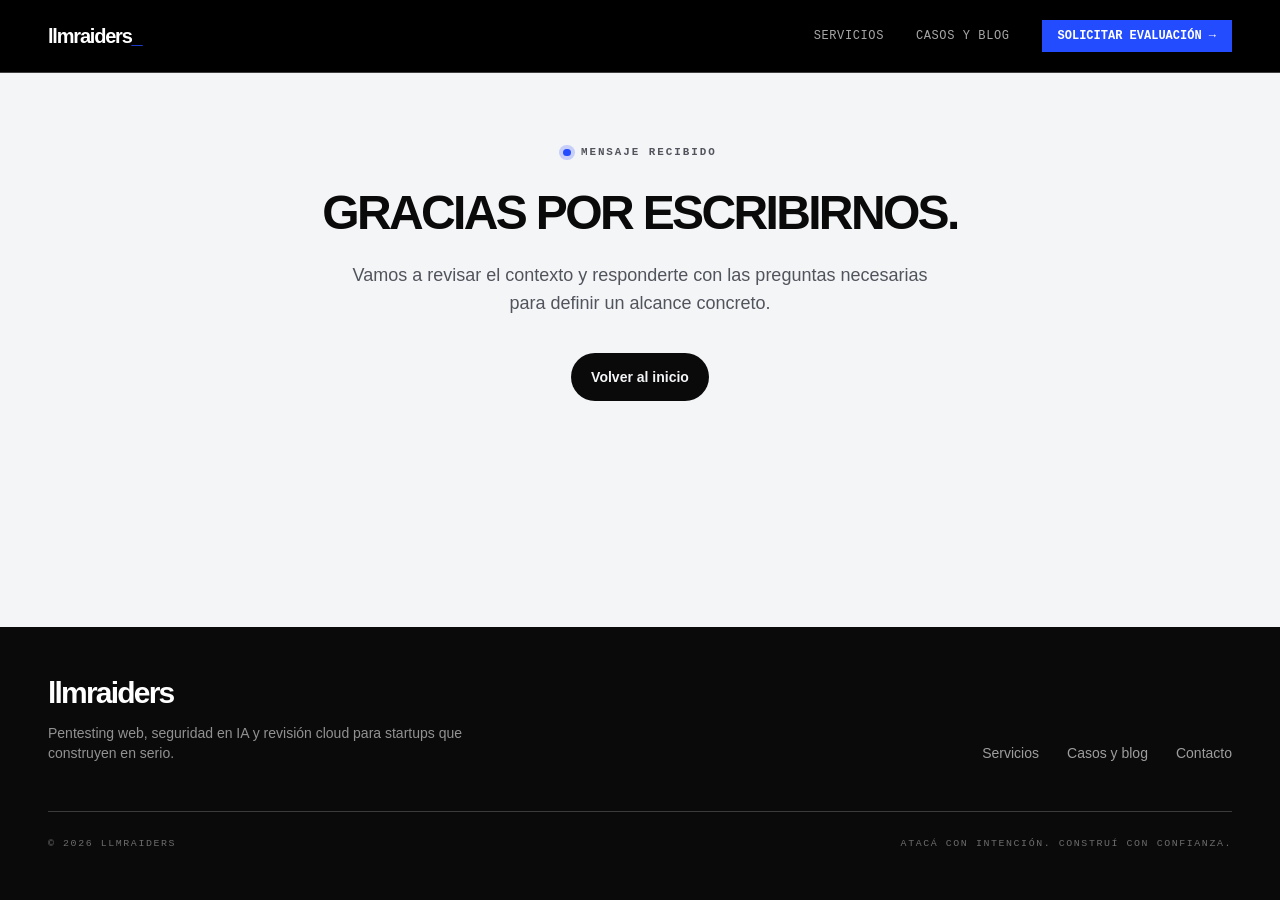
<file: gracias/index.html>
<!DOCTYPE html><html lang="es" class="h-full antialiased"><head><meta charSet="utf-8"/><meta name="viewport" content="width=device-width, initial-scale=1"/><link rel="stylesheet" href="/_next/static/chunks/23-m0gh45p-64.css" data-precedence="next"/><link rel="preload" as="script" fetchPriority="low" href="/_next/static/chunks/0jvhpaew_uadu.js"/><script src="/_next/static/chunks/3450qyhportkm.js" async=""></script><script src="/_next/static/chunks/36lm--m0zwqtj.js" async=""></script><script src="/_next/static/chunks/3htl4rajoogek.js" async=""></script><script src="/_next/static/chunks/turbopack-37d3-hmopmi7-.js" async=""></script><script src="/_next/static/chunks/08r2ttsw50_0k.js" async="" crossorigin=""></script><script src="/_next/static/chunks/3_ogsxln9e5a-.js" async="" crossorigin=""></script><link rel="preload" href="https://www.googletagmanager.com/gtag/js?id=G-TG8754N3J4" as="script"/><meta name="theme-color" content="#244cff"/><meta name="color-scheme" content="light"/><title>Consulta recibida · LLMraiders</title><meta name="description" content="Pentesting web, seguridad en IA y seguridad cloud para startups. Alcances concretos, precios claros e informes accionables."/><meta name="application-name" content="LLMraiders"/><link rel="manifest" href="/manifest.webmanifest"/><meta name="keywords" content="pentesting web,seguridad en IA,seguridad cloud,pentesting Supabase,red teaming LLM"/><meta name="robots" content="noindex, nofollow"/><link rel="canonical" href="https://llmraiders.com/"/><meta name="format-detection" content="telephone=no"/><meta name="mobile-web-app-capable" content="yes"/><meta name="apple-mobile-web-app-title" content="LLMraiders"/><meta name="apple-mobile-web-app-status-bar-style" content="default"/><meta property="og:title" content="LLMraiders — Pentesting y seguridad de IA para startups"/><meta property="og:description" content="Auditorías web, API, IA y cloud con alcances concretos, precios claros e informes accionables."/><meta property="og:url" content="https://llmraiders.com/"/><meta property="og:site_name" content="LLMraiders"/><meta property="og:locale" content="es_AR"/><meta property="og:type" content="website"/><meta name="twitter:card" content="summary_large_image"/><meta name="twitter:title" content="LLMraiders — Seguridad ofensiva para startups"/><meta name="twitter:description" content="Pentesting web, seguridad de IA y cloud con alcance y precio claros."/><link rel="icon" href="/icon.svg?icon.0pmir2wjp_wf3.svg" sizes="any" type="image/svg+xml"/><script src="/_next/static/chunks/0cz1d0mv5g_q7.js" noModule=""></script></head><body class="flex min-h-full flex-col font-body"><div hidden=""><!--$--><!--/$--></div><script type="application/ld+json">{"@context":"https://schema.org","@type":"Organization","name":"LLMraiders","url":"https://llmraiders.com","email":"hablemos@llmraiders.com","description":"Seguridad ofensiva, pentesting y auditorías de sistemas con inteligencia artificial para startups."}</script><script>((a,b,c,d,e,f,g,h)=>{let i=document.documentElement,j=["light","dark"];function k(b){var c;(Array.isArray(a)?a:[a]).forEach(a=>{let c="class"===a,d=c&&f?e.map(a=>f[a]||a):e;c?(i.classList.remove(...d),i.classList.add(f&&f[b]?f[b]:b)):i.setAttribute(a,b)}),c=b,h&&j.includes(c)&&(i.style.colorScheme=c)}if(d)k(d);else try{let a=localStorage.getItem(b)||c,d=g&&"system"===a?window.matchMedia("(prefers-color-scheme: dark)").matches?"dark":"light":a;k(d)}catch(a){}})("class","theme","light",null,["light","dark"],null,false,true)</script><header class="fixed inset-x-0 top-0 z-50 border-b border-white/25 bg-black text-white"><nav aria-label="Navegación principal" class="mx-auto flex h-[4.5rem] max-w-[1380px] items-center justify-between px-5 sm:px-8 lg:px-12"><a aria-label="LLMraiders — inicio" class="text-xl font-black tracking-[-0.06em]" href="/">llmraiders<span class="text-[#244cff]">_</span></a><div class="hidden items-center gap-8 md:flex"><a class="font-mono text-xs uppercase tracking-wider text-white/65 hover:text-white" href="/servicios/">Servicios</a><a class="font-mono text-xs uppercase tracking-wider text-white/65 hover:text-white" href="/blog/">Casos y blog</a><a class="bg-[#244cff] px-4 py-2 font-mono text-xs font-bold uppercase text-white" href="/contacto/">Solicitar evaluación →</a></div><button type="button" aria-label="Abrir menú" aria-expanded="false" aria-controls="mobile-navigation" class="grid h-10 w-10 place-content-center gap-1.5 md:hidden"><span class="block h-px w-5 bg-white transition-transform"></span><span class="block h-px w-5 bg-white transition-transform"></span></button></nav></header><main class="flex-1"><div class="mx-auto max-w-3xl px-5 pb-28 pt-36 text-center sm:px-8"><p class="eyebrow justify-center"><span></span> Mensaje recibido</p><h1 class="mt-7 text-5xl font-bold uppercase tracking-[-.055em]">Gracias por escribirnos.</h1><p class="mx-auto mt-6 max-w-xl text-lg text-ink-soft">Vamos a revisar el contexto y responderte con las preguntas necesarias para definir un alcance concreto.</p><a class="button-primary mt-9" href="/">Volver al inicio</a></div><!--$--><!--/$--></main><footer class="bg-ink text-white"><div class="mx-auto max-w-[1380px] px-5 py-12 sm:px-8 lg:px-12"><div class="flex flex-col gap-10 border-b border-white/20 pb-12 sm:flex-row sm:items-end sm:justify-between"><div><a class="text-3xl font-semibold tracking-[-0.06em]" href="/">llmraiders</a><p class="mt-3 max-w-md text-sm text-white/55">Pentesting web, seguridad en IA y revisión cloud para startups que construyen en serio.</p></div><div class="flex flex-wrap gap-7 text-sm text-white/60"><a class="hover:text-white" href="/servicios/">Servicios</a><a class="hover:text-white" href="/blog/">Casos y blog</a><a class="hover:text-white" href="/contacto/">Contacto</a></div></div><div class="flex flex-col gap-3 pt-6 font-mono text-[0.62rem] uppercase tracking-[0.16em] text-white/40 sm:flex-row sm:justify-between"><p>© 2026 LLMraiders</p><p>Atacá con intención. Construí con confianza.</p></div></div></footer><script src="/_next/static/chunks/0jvhpaew_uadu.js" id="_R_" async=""></script><script>(self.__next_f=self.__next_f||[]).push([0])</script><script>self.__next_f.push([1,"1:\"$Sreact.fragment\"\n2:I[11414,[\"/_next/static/chunks/08r2ttsw50_0k.js\"],\"Providers\"]\n3:I[42724,[\"/_next/static/chunks/08r2ttsw50_0k.js\"],\"Nav\"]\n4:I[39756,[\"/_next/static/chunks/08r2ttsw50_0k.js\"],\"default\"]\n5:I[37457,[\"/_next/static/chunks/08r2ttsw50_0k.js\"],\"default\"]\n6:I[22016,[\"/_next/static/chunks/08r2ttsw50_0k.js\",\"/_next/static/chunks/3_ogsxln9e5a-.js\"],\"\"]\n7:I[30679,[\"/_next/static/chunks/08r2ttsw50_0k.js\"],\"ServiceWorkerRegistration\"]\n8:I[79520,[\"/_next/static/chunks/08r2ttsw50_0k.js\"],\"\"]\n12:I[68027,[\"/_next/static/chunks/08r2ttsw50_0k.js\"],\"default\",1]\n:HL[\"/_next/static/chunks/23-m0gh45p-64.css\",\"style\"]\n10:X\n0:{\"P\":null,\"c\":[\"\",\"gracias\",\"\"],\"q\":\"\",\"i\":false,\"f\":[[[\"\",{\"children\":[\"gracias\",{\"children\":[\"__PAGE__\",{},\"$undefined\",\"$undefined\",4608]},\"$undefined\",\"$undefined\",4608]},\"$undefined\",\"$undefined\",4624],[[\"$\",\"$1\",\"c\",{\"children\":[[[\"$\",\"link\",\"0\",{\"rel\":\"stylesheet\",\"href\":\"/_next/static/chunks/23-m0gh45p-64.css\",\"precedence\":\"next\",\"crossOrigin\":\"$undefined\",\"nonce\":\"$undefined\"}],[\"$\",\"script\",\"script-0\",{\"src\":\"/_next/static/chunks/08r2ttsw50_0k.js\",\"async\":true,\"nonce\":\"$undefined\"}]],[\"$\",\"html\",null,{\"lang\":\"es\",\"suppressHydrationWarning\":true,\"className\":\"h-full antialiased\",\"children\":[\"$\",\"body\",null,{\"className\":\"flex min-h-full flex-col font-body\",\"children\":[[\"$\",\"script\",null,{\"type\":\"application/ld+json\",\"dangerouslySetInnerHTML\":{\"__html\":\"{\\\"@context\\\":\\\"https://schema.org\\\",\\\"@type\\\":\\\"Organization\\\",\\\"name\\\":\\\"LLMraiders\\\",\\\"url\\\":\\\"https://llmraiders.com\\\",\\\"email\\\":\\\"hablemos@llmraiders.com\\\",\\\"description\\\":\\\"Seguridad ofensiva, pentesting y auditorías de sistemas con inteligencia artificial para startups.\\\"}\"}}],[\"$\",\"$L2\",null,{\"children\":[[\"$\",\"$L3\",null,{}],[\"$\",\"main\",null,{\"className\":\"flex-1\",\"children\":[\"$\",\"$L4\",null,{\"parallelRouterKey\":\"children\",\"error\":\"$undefined\",\"errorStyles\":\"$undefined\",\"errorScripts\":\"$undefined\",\"template\":[\"$\",\"$L5\",null,{}],\"templateStyles\":\"$undefined\",\"templateScripts\":\"$undefined\",\"notFound\":[[[\"$\",\"title\",null,{\"children\":\"404: This page could not be found.\"}],[\"$\",\"div\",null,{\"style\":{\"fontFamily\":\"system-ui,\\\"Segoe UI\\\",Roboto,Helvetica,Arial,sans-serif,\\\"Apple Color Emoji\\\",\\\"Segoe UI Emoji\\\"\",\"height\":\"100vh\",\"textAlign\":\"center\",\"display\":\"flex\",\"flexDirection\":\"column\",\"alignItems\":\"center\",\"justifyContent\":\"center\"},\"children\":[\"$\",\"div\",null,{\"children\":[[\"$\",\"style\",null,{\"dangerouslySetInnerHTML\":{\"__html\":\"body{color:#000;background:#fff;margin:0}.next-error-h1{border-right:1px solid rgba(0,0,0,.3)}@media (prefers-color-scheme:dark){body{color:#fff;background:#000}.next-error-h1{border-right:1px solid rgba(255,255,255,.3)}}\"}}],[\"$\",\"h1\",null,{\"className\":\"next-error-h1\",\"style\":{\"display\":\"inline-block\",\"margin\":\"0 20px 0 0\",\"padding\":\"0 23px 0 0\",\"fontSize\":24,\"fontWeight\":500,\"verticalAlign\":\"top\",\"lineHeight\":\"49px\"},\"children\":404}],[\"$\",\"div\",null,{\"style\":{\"display\":\"inline-block\"},\"children\":[\"$\",\"h2\",null,{\"style\":{\"fontSize\":14,\"fontWeight\":400,\"lineHeight\":\"49px\",\"margin\":0},\"children\":\"This page could not be found.\"}]}]]}]}]],[]],\"forbidden\":\"$undefined\",\"unauthorized\":\"$undefined\"}]}],[\"$\",\"footer\",null,{\"className\":\"bg-ink text-white\",\"children\":[\"$\",\"div\",null,{\"className\":\"mx-auto max-w-[1380px] px-5 py-12 sm:px-8 lg:px-12\",\"children\":[[\"$\",\"div\",null,{\"className\":\"flex flex-col gap-10 border-b border-white/20 pb-12 sm:flex-row sm:items-end sm:justify-between\",\"children\":[[\"$\",\"div\",null,{\"children\":[[\"$\",\"$L6\",null,{\"href\":\"/\",\"className\":\"text-3xl font-semibold tracking-[-0.06em]\",\"children\":\"llmraiders\"}],[\"$\",\"p\",null,{\"className\":\"mt-3 max-w-md text-sm text-white/55\",\"children\":\"Pentesting web, seguridad en IA y revisión cloud para startups que construyen en serio.\"}]]}],[\"$\",\"div\",null,{\"className\":\"flex flex-wrap gap-7 text-sm text-white/60\",\"children\":[[\"$\",\"$L6\",null,{\"href\":\"/servicios/\",\"className\":\"hover:text-white\",\"children\":\"Servicios\"}],[\"$\",\"$L6\",null,{\"href\":\"/blog/\",\"className\":\"hover:text-white\",\"children\":\"Casos y blog\"}],[\"$\",\"$L6\",null,{\"href\":\"/contacto/\",\"className\":\"hover:text-white\",\"children\":\"Contacto\"}]]}]]}],[\"$\",\"div\",null,{\"className\":\"flex flex-col gap-3 pt-6 font-mono text-[0.62rem] uppercase tracking-[0.16em] text-white/40 sm:flex-row sm:justify-between\",\"children\":[[\"$\",\"p\",null,{\"children\":\"© 2026 LLMraiders\"}],[\"$\",\"p\",null,{\"children\":\"Atacá con intención. Construí con confianza.\"}]]}]]}]}],[\"$\",\"$L7\",null,{}]]}],[[\"$\",\"$L8\",null,{\"src\":\"https://www.googletagmanager.com/gtag/js?id=G-TG8754N3J4\",\"strategy\":\"afterInteractive\"}],[\"$\",\"$L8\",null,{\"id\":\"google-analytics\",\"strategy\":\"afterInteractive\",\"children\":\"\\n          window.dataLayer = window.dataLayer || [];\\n          function gtag(){dataLayer.push(arguments);}\\n          gtag('js', new Date());\\n          gtag('config', 'G-TG8754N3J4');\\n        \"}]]]}]}]]}],{\"children\":[[\"$\",\"$1\",\"c\",{\"children\":[null,[\"$\",\"$L4\",null,{\"parallelRouterKey\":\"children\",\"error\":\"$undefined\",\"errorStyles\":\"$undefined\",\"errorScripts\":\"$undefined\",\"template\":[\"$\",\"$L5\",null,{}],\"templateStyles\":\"$undefined\",\"templateScripts\":\"$undefined\",\"notFound\":\"$undefined\",\"forbidden\":\"$undefined\",\"unauthorized\":\"$undefined\"}]]}],{\"children\":[[\"$\",\"$1\",\"c\",{\"children\":[[\"$\",\"div\",null,{\"className\":\"mx-auto max-w-3xl px-5 pb-28 pt-36 text-center sm:px-8\",\"children\":[\"$L9\",\"$La\",\"$Lb\",\"$Lc\",\"$Ld\"]}],[\"$Le\"],\"$Lf\"]}],{},null,false,null]},null,false,\"$10\"]},null,false,null],\"$L11\",false]],\"m\":\"$undefined\",\"G\":[\"$12\",[\"$L13\"]],\"S\":true,\"h\":null,\"r\":\"$undefined\",\"s\":\"$undefined\",\"a\":\"$undefined\",\"l\":\"$undefined\",\"p\":\"$undefined\",\"d\":\"$undefined\",\"b\":\"GaVe52134OItbIwAkN1o9\"}\n14:I[13721,[\"/_next/static/chunks/08r2ttsw50_0k.js\",\"/_next/static/chunks/3_ogsxln9e5a-.js\"],\"ConversionEvent\"]\n15:I[97367,[\"/_next/static/chunks/08r2ttsw50_0k.js\"],\"OutletBoundary\"]\n16:\"$Sreact.suspense\"\n18:I[97367,[\"/_next/static/chunks/08r2ttsw50_0k.js\"],\"ViewportBoundary\"]\n1a:I[97367,[\"/_next/static/chunks/08r2ttsw50_0k.js\"],\"MetadataBoundary\"]\n9:[\"$\",\"$L14\",null,{\"name\":\"generate_lead\"}]\na:[\"$\",\"p\",null,{\"className\":\"eyebrow justify-center\",\"children\":[[\"$\",\"span\",null,{}],\" Mensaje recibido\"]}]\nb:[\"$\",\"h1\",null,{\"className\":\"mt-7 text-5xl font-bold uppercase tracking-[-.055em]\",\"children\":\"Gracias por escribirnos.\"}]\nc:[\"$\",\"p\",null,{\"className\":\"mx-auto mt-6 max-w-xl text-lg text-ink-soft\",\"children\":\"Vamos a revisar el contexto y responderte con las preguntas necesarias para definir un alcance concreto.\"}]\nd:[\"$\",\"$L6\",null,{\"href\":\"/\",\"className\":\"button-primary mt-9\",\"children\":\"Volver al inicio\"}]\ne:[\"$\",\"script\",\"script-0\",{\"src\":\"/_next/static/chunks/3_ogsxln9e5a-.js\",\"async\":true,\"nonce\":\"$undefined\"}]\nf:[\"$\",\"$L15\",null,{\"children\":[\"$\",\"$16\",null,{\"name\":\"Next.MetadataOutlet\",\"children\":\"$@17\"}]}]\n11:[\"$\",\"$1\",\"h\",{\"children\":[null,[\"$\",\"$L18\",null,{\"children\":\"$L19\"}],[\"$\",\"div\",null,{\"hidden\":true,\"children\":[\"$\",\"$L1a\",null,{\"children\":[\"$\",\"$16\",null,{\"name\":\"Next.Metadata\",\"children\":\"$L1b\"}]}]}],null]}]\n13:[\"$\",\"link\",\"0\",{\"rel\":\"stylesheet\",\"href\":\"/_next/static/chunks/23-m0gh45p-64.css\",\"precedence\":\"next\",\"crossOrigin\":\"$undefined\",\"nonce\":\"$undefined\"}]\n10:C\n19:[[\"$\",\"meta\",\"0\",{\"charSet\":\"utf-8\"}],[\"$\",\"meta\",\"1\",{\"name\":\"viewport\",\"content\":\"width=device-width, initial-scale=1\"}],[\"$\",\"meta\",\"2\",{\"name\":\"theme-color\",\"content\":\"#244cff\"}],[\"$\",\"meta\",\"3\",{\"name\":\"color-scheme\",\"content\":\"light\"}]]\n1c:I[27201,[\"/_next/static/chunks/08r2ttsw50_0k.js\"],\"IconMark\"]\n17:null\n1b:[[\"$\",\"title\",\"0\",{\"children\":\"Consulta recibida · LLMraiders\"}],[\"$\",\"meta\",\"1\",{\"name\":\"description\",\"content\":\"Pentesting web, seguridad en IA y seguridad cloud para startups. Alcances concretos, precios claros e informes accionables.\"}],[\"$\",\"meta\",\"2\",{\"name\":\"application-name\",\"content\":\"LLMraiders\"}],[\"$\",\"link\",\"3\",{\"rel\":\"manifest\",\"href\":\"/manifest.webmanifest\",\"crossOrigin\":\"$undefined\"}],[\"$\",\"meta\",\"4\",{\"name\":\"keywords\",\"content\":\"pentesting web,seguridad en IA,seguridad cloud,pentesting Supabase,red teaming LLM\"}],[\"$\",\"meta\",\"5\",{\"name\":\"robots\",\"content\":\"noindex, nofollow\"}],[\"$\",\"link\",\"6\",{\"rel\":\"canonical\",\"href\":\"https://llmraiders.com/\"}],[\"$\",\"meta\",\"7\",{\"name\":\"format-detection\",\"content\":\"telephone=no\"}],[\"$\",\"meta\",\"8\",{\"name\":\"mobile-web-app-capable\",\"content\":\"yes\"}],[\"$\",\"meta\",\"9\",{\"name\":\"apple-mobile-web-app-title\",\"content\":\"LLMraiders\"}],[\"$\",\"meta\",\"10\",{\"name\":\"apple-mobile-web-app-status-bar-style\",\"content\":\"default\"}],[\"$\",\"meta\",\"11\",{\"property\":\"og:title\",\"content\":\"LLMraiders — Pentesting y seguridad de IA para startups\"}],[\"$\",\"meta\",\"12\",{\"property\":\"og:description\",\"content\":\"Auditorías web, API, IA y cloud con alcances concretos, precios claros e informes accionables.\"}],[\"$\",\"meta\",\"13\",{\"property\":\"og:url\",\"content\":\"https://llmraiders.com/\"}],[\"$\",\"meta\",\"14\",{\"property\":\"og:site_name\",\"content\":\"LLMraiders\"}],[\"$\",\"meta\",\"15\",{\"property\":\"og:locale\",\"content\":\"es_AR\"}],[\"$\",\"meta\",\"16\",{\"property\":\"og:type\",\"content\":\"website\"}],[\"$\",\"meta\",\"17\",{\"name\":\"twitter:card\",\"content\":\"summary_large_image\"}],[\"$\",\"meta\",\"18\",{\"name\":\"twitter:title\",\"content\":\"LLMraiders — Seguridad ofensiva para startups\"}],[\"$\",\"meta\",\"19\",{\"name\":\"twitter:description\",\"content\":\"Pentesting web, seguridad de IA y cloud con alcance y precio claros.\"}],[\"$\",\"link\",\"20\",{\"rel\":\"icon\",\"href\":\"/icon.svg?icon.0pmir2wjp_wf3.svg\",\"sizes\":\"any\",\"type\":\"image/svg+xml\"}],[\"$\",\"$L1c\",\"21\",{}]]\n"])</script></body></html>
</file>
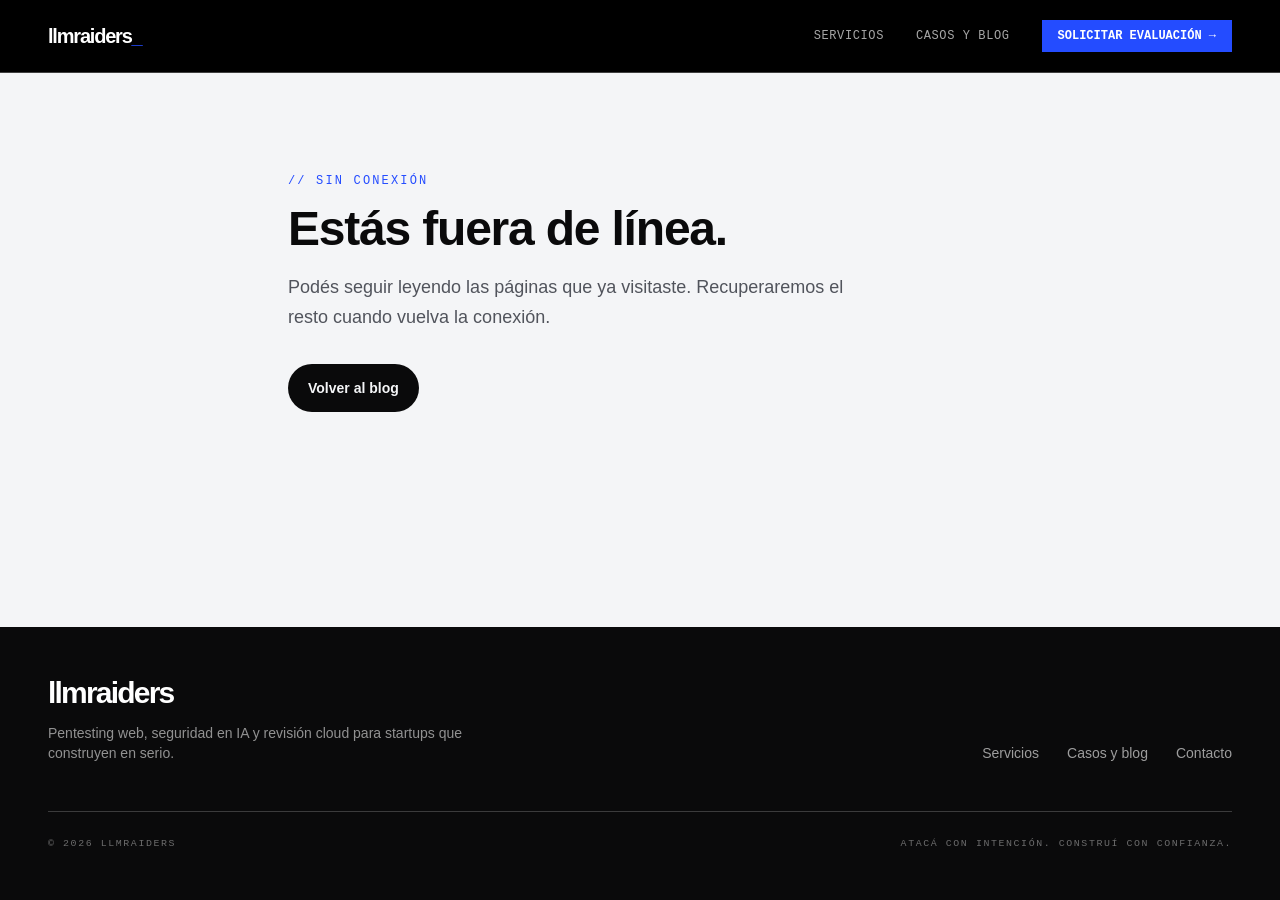
<file: offline/index.html>
<!DOCTYPE html><html lang="es" class="h-full antialiased"><head><meta charSet="utf-8"/><meta name="viewport" content="width=device-width, initial-scale=1"/><link rel="stylesheet" href="/_next/static/chunks/23-m0gh45p-64.css" data-precedence="next"/><link rel="preload" as="script" fetchPriority="low" href="/_next/static/chunks/0jvhpaew_uadu.js"/><script src="/_next/static/chunks/3450qyhportkm.js" async=""></script><script src="/_next/static/chunks/36lm--m0zwqtj.js" async=""></script><script src="/_next/static/chunks/3htl4rajoogek.js" async=""></script><script src="/_next/static/chunks/turbopack-37d3-hmopmi7-.js" async=""></script><script src="/_next/static/chunks/08r2ttsw50_0k.js" async="" crossorigin=""></script><link rel="preload" href="https://www.googletagmanager.com/gtag/js?id=G-TG8754N3J4" as="script"/><meta name="theme-color" content="#244cff"/><meta name="color-scheme" content="light"/><title>LLMraiders — Pentesting y seguridad de IA para startups</title><meta name="description" content="Pentesting web, seguridad en IA y seguridad cloud para startups. Alcances concretos, precios claros e informes accionables."/><meta name="application-name" content="LLMraiders"/><link rel="manifest" href="/manifest.webmanifest"/><meta name="keywords" content="pentesting web,seguridad en IA,seguridad cloud,pentesting Supabase,red teaming LLM"/><link rel="canonical" href="https://llmraiders.com/"/><meta name="format-detection" content="telephone=no"/><meta name="mobile-web-app-capable" content="yes"/><meta name="apple-mobile-web-app-title" content="LLMraiders"/><meta name="apple-mobile-web-app-status-bar-style" content="default"/><meta property="og:title" content="LLMraiders — Pentesting y seguridad de IA para startups"/><meta property="og:description" content="Auditorías web, API, IA y cloud con alcances concretos, precios claros e informes accionables."/><meta property="og:url" content="https://llmraiders.com/"/><meta property="og:site_name" content="LLMraiders"/><meta property="og:locale" content="es_AR"/><meta property="og:type" content="website"/><meta name="twitter:card" content="summary_large_image"/><meta name="twitter:title" content="LLMraiders — Seguridad ofensiva para startups"/><meta name="twitter:description" content="Pentesting web, seguridad de IA y cloud con alcance y precio claros."/><link rel="icon" href="/icon.svg?icon.0pmir2wjp_wf3.svg" sizes="any" type="image/svg+xml"/><script src="/_next/static/chunks/0cz1d0mv5g_q7.js" noModule=""></script></head><body class="flex min-h-full flex-col font-body"><div hidden=""><!--$--><!--/$--></div><script type="application/ld+json">{"@context":"https://schema.org","@type":"Organization","name":"LLMraiders","url":"https://llmraiders.com","email":"hablemos@llmraiders.com","description":"Seguridad ofensiva, pentesting y auditorías de sistemas con inteligencia artificial para startups."}</script><script>((a,b,c,d,e,f,g,h)=>{let i=document.documentElement,j=["light","dark"];function k(b){var c;(Array.isArray(a)?a:[a]).forEach(a=>{let c="class"===a,d=c&&f?e.map(a=>f[a]||a):e;c?(i.classList.remove(...d),i.classList.add(f&&f[b]?f[b]:b)):i.setAttribute(a,b)}),c=b,h&&j.includes(c)&&(i.style.colorScheme=c)}if(d)k(d);else try{let a=localStorage.getItem(b)||c,d=g&&"system"===a?window.matchMedia("(prefers-color-scheme: dark)").matches?"dark":"light":a;k(d)}catch(a){}})("class","theme","light",null,["light","dark"],null,false,true)</script><header class="fixed inset-x-0 top-0 z-50 border-b border-white/25 bg-black text-white"><nav aria-label="Navegación principal" class="mx-auto flex h-[4.5rem] max-w-[1380px] items-center justify-between px-5 sm:px-8 lg:px-12"><a aria-label="LLMraiders — inicio" class="text-xl font-black tracking-[-0.06em]" href="/">llmraiders<span class="text-[#244cff]">_</span></a><div class="hidden items-center gap-8 md:flex"><a class="font-mono text-xs uppercase tracking-wider text-white/65 hover:text-white" href="/servicios/">Servicios</a><a class="font-mono text-xs uppercase tracking-wider text-white/65 hover:text-white" href="/blog/">Casos y blog</a><a class="bg-[#244cff] px-4 py-2 font-mono text-xs font-bold uppercase text-white" href="/contacto/">Solicitar evaluación →</a></div><button type="button" aria-label="Abrir menú" aria-expanded="false" aria-controls="mobile-navigation" class="grid h-10 w-10 place-content-center gap-1.5 md:hidden"><span class="block h-px w-5 bg-white transition-transform"></span><span class="block h-px w-5 bg-white transition-transform"></span></button></nav></header><main class="flex-1"><section class="mx-auto flex min-h-[65vh] w-full max-w-3xl flex-col justify-center px-5 py-16 sm:px-8"><p class="font-mono text-xs font-medium uppercase tracking-[0.18em] text-accent">// sin conexión</p><h1 class="mt-4 text-4xl font-semibold tracking-tight text-ink sm:text-5xl">Estás fuera de línea.</h1><p class="mt-5 max-w-xl text-lg leading-relaxed text-ink-soft">Podés seguir leyendo las páginas que ya visitaste. Recuperaremos el resto cuando vuelva la conexión.</p><a class="button-primary mt-8 w-fit" href="/blog/">Volver al blog</a></section><!--$--><!--/$--></main><footer class="bg-ink text-white"><div class="mx-auto max-w-[1380px] px-5 py-12 sm:px-8 lg:px-12"><div class="flex flex-col gap-10 border-b border-white/20 pb-12 sm:flex-row sm:items-end sm:justify-between"><div><a class="text-3xl font-semibold tracking-[-0.06em]" href="/">llmraiders</a><p class="mt-3 max-w-md text-sm text-white/55">Pentesting web, seguridad en IA y revisión cloud para startups que construyen en serio.</p></div><div class="flex flex-wrap gap-7 text-sm text-white/60"><a class="hover:text-white" href="/servicios/">Servicios</a><a class="hover:text-white" href="/blog/">Casos y blog</a><a class="hover:text-white" href="/contacto/">Contacto</a></div></div><div class="flex flex-col gap-3 pt-6 font-mono text-[0.62rem] uppercase tracking-[0.16em] text-white/40 sm:flex-row sm:justify-between"><p>© 2026 LLMraiders</p><p>Atacá con intención. Construí con confianza.</p></div></div></footer><script src="/_next/static/chunks/0jvhpaew_uadu.js" id="_R_" async=""></script><script>(self.__next_f=self.__next_f||[]).push([0])</script><script>self.__next_f.push([1,"1:\"$Sreact.fragment\"\n2:I[11414,[\"/_next/static/chunks/08r2ttsw50_0k.js\"],\"Providers\"]\n3:I[42724,[\"/_next/static/chunks/08r2ttsw50_0k.js\"],\"Nav\"]\n4:I[39756,[\"/_next/static/chunks/08r2ttsw50_0k.js\"],\"default\"]\n5:I[37457,[\"/_next/static/chunks/08r2ttsw50_0k.js\"],\"default\"]\n6:I[22016,[\"/_next/static/chunks/08r2ttsw50_0k.js\"],\"\"]\n7:I[30679,[\"/_next/static/chunks/08r2ttsw50_0k.js\"],\"ServiceWorkerRegistration\"]\n8:I[79520,[\"/_next/static/chunks/08r2ttsw50_0k.js\"],\"\"]\n10:I[68027,[\"/_next/static/chunks/08r2ttsw50_0k.js\"],\"default\",1]\n:HL[\"/_next/static/chunks/23-m0gh45p-64.css\",\"style\"]\ne:X\n0:{\"P\":null,\"c\":[\"\",\"offline\",\"\"],\"q\":\"\",\"i\":false,\"f\":[[[\"\",{\"children\":[\"offline\",{\"children\":[\"__PAGE__\",{},\"$undefined\",\"$undefined\",4608]},\"$undefined\",\"$undefined\",4608]},\"$undefined\",\"$undefined\",4624],[[\"$\",\"$1\",\"c\",{\"children\":[[[\"$\",\"link\",\"0\",{\"rel\":\"stylesheet\",\"href\":\"/_next/static/chunks/23-m0gh45p-64.css\",\"precedence\":\"next\",\"crossOrigin\":\"$undefined\",\"nonce\":\"$undefined\"}],[\"$\",\"script\",\"script-0\",{\"src\":\"/_next/static/chunks/08r2ttsw50_0k.js\",\"async\":true,\"nonce\":\"$undefined\"}]],[\"$\",\"html\",null,{\"lang\":\"es\",\"suppressHydrationWarning\":true,\"className\":\"h-full antialiased\",\"children\":[\"$\",\"body\",null,{\"className\":\"flex min-h-full flex-col font-body\",\"children\":[[\"$\",\"script\",null,{\"type\":\"application/ld+json\",\"dangerouslySetInnerHTML\":{\"__html\":\"{\\\"@context\\\":\\\"https://schema.org\\\",\\\"@type\\\":\\\"Organization\\\",\\\"name\\\":\\\"LLMraiders\\\",\\\"url\\\":\\\"https://llmraiders.com\\\",\\\"email\\\":\\\"hablemos@llmraiders.com\\\",\\\"description\\\":\\\"Seguridad ofensiva, pentesting y auditorías de sistemas con inteligencia artificial para startups.\\\"}\"}}],[\"$\",\"$L2\",null,{\"children\":[[\"$\",\"$L3\",null,{}],[\"$\",\"main\",null,{\"className\":\"flex-1\",\"children\":[\"$\",\"$L4\",null,{\"parallelRouterKey\":\"children\",\"error\":\"$undefined\",\"errorStyles\":\"$undefined\",\"errorScripts\":\"$undefined\",\"template\":[\"$\",\"$L5\",null,{}],\"templateStyles\":\"$undefined\",\"templateScripts\":\"$undefined\",\"notFound\":[[[\"$\",\"title\",null,{\"children\":\"404: This page could not be found.\"}],[\"$\",\"div\",null,{\"style\":{\"fontFamily\":\"system-ui,\\\"Segoe UI\\\",Roboto,Helvetica,Arial,sans-serif,\\\"Apple Color Emoji\\\",\\\"Segoe UI Emoji\\\"\",\"height\":\"100vh\",\"textAlign\":\"center\",\"display\":\"flex\",\"flexDirection\":\"column\",\"alignItems\":\"center\",\"justifyContent\":\"center\"},\"children\":[\"$\",\"div\",null,{\"children\":[[\"$\",\"style\",null,{\"dangerouslySetInnerHTML\":{\"__html\":\"body{color:#000;background:#fff;margin:0}.next-error-h1{border-right:1px solid rgba(0,0,0,.3)}@media (prefers-color-scheme:dark){body{color:#fff;background:#000}.next-error-h1{border-right:1px solid rgba(255,255,255,.3)}}\"}}],[\"$\",\"h1\",null,{\"className\":\"next-error-h1\",\"style\":{\"display\":\"inline-block\",\"margin\":\"0 20px 0 0\",\"padding\":\"0 23px 0 0\",\"fontSize\":24,\"fontWeight\":500,\"verticalAlign\":\"top\",\"lineHeight\":\"49px\"},\"children\":404}],[\"$\",\"div\",null,{\"style\":{\"display\":\"inline-block\"},\"children\":[\"$\",\"h2\",null,{\"style\":{\"fontSize\":14,\"fontWeight\":400,\"lineHeight\":\"49px\",\"margin\":0},\"children\":\"This page could not be found.\"}]}]]}]}]],[]],\"forbidden\":\"$undefined\",\"unauthorized\":\"$undefined\"}]}],[\"$\",\"footer\",null,{\"className\":\"bg-ink text-white\",\"children\":[\"$\",\"div\",null,{\"className\":\"mx-auto max-w-[1380px] px-5 py-12 sm:px-8 lg:px-12\",\"children\":[[\"$\",\"div\",null,{\"className\":\"flex flex-col gap-10 border-b border-white/20 pb-12 sm:flex-row sm:items-end sm:justify-between\",\"children\":[[\"$\",\"div\",null,{\"children\":[[\"$\",\"$L6\",null,{\"href\":\"/\",\"className\":\"text-3xl font-semibold tracking-[-0.06em]\",\"children\":\"llmraiders\"}],[\"$\",\"p\",null,{\"className\":\"mt-3 max-w-md text-sm text-white/55\",\"children\":\"Pentesting web, seguridad en IA y revisión cloud para startups que construyen en serio.\"}]]}],[\"$\",\"div\",null,{\"className\":\"flex flex-wrap gap-7 text-sm text-white/60\",\"children\":[[\"$\",\"$L6\",null,{\"href\":\"/servicios/\",\"className\":\"hover:text-white\",\"children\":\"Servicios\"}],[\"$\",\"$L6\",null,{\"href\":\"/blog/\",\"className\":\"hover:text-white\",\"children\":\"Casos y blog\"}],[\"$\",\"$L6\",null,{\"href\":\"/contacto/\",\"className\":\"hover:text-white\",\"children\":\"Contacto\"}]]}]]}],[\"$\",\"div\",null,{\"className\":\"flex flex-col gap-3 pt-6 font-mono text-[0.62rem] uppercase tracking-[0.16em] text-white/40 sm:flex-row sm:justify-between\",\"children\":[[\"$\",\"p\",null,{\"children\":\"© 2026 LLMraiders\"}],[\"$\",\"p\",null,{\"children\":\"Atacá con intención. Construí con confianza.\"}]]}]]}]}],[\"$\",\"$L7\",null,{}]]}],[[\"$\",\"$L8\",null,{\"src\":\"https://www.googletagmanager.com/gtag/js?id=G-TG8754N3J4\",\"strategy\":\"afterInteractive\"}],[\"$\",\"$L8\",null,{\"id\":\"google-analytics\",\"strategy\":\"afterInteractive\",\"children\":\"\\n          window.dataLayer = window.dataLayer || [];\\n          function gtag(){dataLayer.push(arguments);}\\n          gtag('js', new Date());\\n          gtag('config', 'G-TG8754N3J4');\\n        \"}]]]}]}]]}],{\"children\":[[\"$\",\"$1\",\"c\",{\"children\":[null,[\"$\",\"$L4\",null,{\"parallelRouterKey\":\"children\",\"error\":\"$undefined\",\"errorStyles\":\"$undefined\",\"errorScripts\":\"$undefined\",\"template\":[\"$\",\"$L5\",null,{}],\"templateStyles\":\"$undefined\",\"templateScripts\":\"$undefined\",\"notFound\":\"$undefined\",\"forbidden\":\"$undefined\",\"unauthorized\":\"$undefined\"}]]}],{\"children\":[[\"$\",\"$1\",\"c\",{\"children\":[[\"$\",\"section\",null,{\"className\":\"mx-auto flex min-h-[65vh] w-full max-w-3xl flex-col justify-center px-5 py-16 sm:px-8\",\"children\":[\"$L9\",\"$La\",\"$Lb\",\"$Lc\"]}],null,\"$Ld\"]}],{},null,false,null]},null,false,\"$e\"]},null,false,null],\"$Lf\",false]],\"m\":\"$undefined\",\"G\":[\"$10\",[\"$L11\"]],\"S\":true,\"h\":null,\"r\":\"$undefined\",\"s\":\"$undefined\",\"a\":\"$undefined\",\"l\":\"$undefined\",\"p\":\"$undefined\",\"d\":\"$undefined\",\"b\":\"GaVe52134OItbIwAkN1o9\"}\n12:I[97367,[\"/_next/static/chunks/08r2ttsw50_0k.js\"],\"OutletBoundary\"]\n13:\"$Sreact.suspense\"\n15:I[97367,[\"/_next/static/chunks/08r2ttsw50_0k.js\"],\"ViewportBoundary\"]\n17:I[97367,[\"/_next/static/chunks/08r2ttsw50_0k.js\"],\"MetadataBoundary\"]\n9:[\"$\",\"p\",null,{\"className\":\"font-mono text-xs font-medium uppercase tracking-[0.18em] text-accent\",\"children\":\"// sin conexión\"}]\na:[\"$\",\"h1\",null,{\"className\":\"mt-4 text-4xl font-semibold tracking-tight text-ink sm:text-5xl\",\"children\":\"Estás fuera de línea.\"}]\nb:[\"$\",\"p\",null,{\"className\":\"mt-5 max-w-xl text-lg leading-relaxed text-ink-soft\",\"children\":\"Podés seguir leyendo las páginas que ya visitaste. Recuperaremos el resto cuando vuelva la conexión.\"}]\nc:[\"$\",\"$L6\",null,{\"href\":\"/blog\",\"className\":\"button-primary mt-8 w-fit\",\"children\":\"Volver al blog\"}]\nd:[\"$\",\"$L12\",null,{\"children\":[\"$\",\"$13\",null,{\"name\":\"Next.MetadataOutlet\",\"children\":\"$@14\"}]}]\nf:[\"$\",\"$1\",\"h\",{\"children\":[null,[\"$\",\"$L15\",null,{\"children\":\"$L16\"}],[\"$\",\"div\",null,{\"hidden\":true,\"children\":[\"$\",\"$L17\",null,{\"children\":[\"$\",\"$13\",null,{\"name\":\"Next.Metadata\",\"children\":\"$L18\"}]}]}],null]}]\n11:[\"$\",\"link\",\"0\",{\"rel\":\"stylesheet\",\"href\":\"/_next/static/chunks/23-m0gh45p-64.css\",\"precedence\":\"next\",\"crossOrigin\":\"$undefined\",\"nonce\":\"$undefined\"}]\ne:C\n16:[[\"$\",\"meta\",\"0\",{\"charSet\":\"utf-8\"}],[\"$\",\"meta\",\"1\",{\"name\":\"viewport\",\"content\":\"width=device-width, initial-scale=1\"}],[\"$\",\"meta\",\"2\",{\"name\":\"theme-color\",\"content\":\"#244cff\"}],[\"$\",\"meta\",\"3\",{\"name\":\"color-scheme\",\"content\":\"light\"}]]\n19:I[27201,[\"/_next/static/chunks/08r2ttsw50_0k.js\"],\"IconMark\"]\n14:null\n18:[[\"$\",\"title\",\"0\",{\"children\":\"LLMraiders — Pentesting y seguridad de IA para startups\"}],[\"$\",\"meta\",\"1\",{\"name\":\"description\",\"content\":\"Pentesting web, seguridad en IA y seguridad cloud para startups. Alcances concretos, precios claros e informes accionables.\"}],[\"$\",\"meta\",\"2\",{\"name\":\"application-name\",\"content\":\"LLMraiders\"}],[\"$\",\"link\",\"3\",{\"rel\":\"manifest\",\"href\":\"/manifest.webmanifest\",\"crossOrigin\":\"$undefined\"}],[\"$\",\"meta\",\"4\",{\"name\":\"keywords\",\"content\":\"pentesting web,seguridad en IA,seguridad cloud,pentesting Supabase,red teaming LLM\"}],[\"$\",\"link\",\"5\",{\"rel\":\"canonical\",\"href\":\"https://llmraiders.com/\"}],[\"$\",\"meta\",\"6\",{\"name\":\"format-detection\",\"content\":\"telephone=no\"}],[\"$\",\"meta\",\"7\",{\"name\":\"mobile-web-app-capable\",\"content\":\"yes\"}],[\"$\",\"meta\",\"8\",{\"name\":\"apple-mobile-web-app-title\",\"content\":\"LLMraiders\"}],[\"$\",\"meta\",\"9\",{\"name\":\"apple-mobile-web-app-status-bar-style\",\"content\":\"default\"}],[\"$\",\"meta\",\"10\",{\"property\":\"og:title\",\"content\":\"LLMraiders — Pentesting y seguridad de IA para startups\"}],[\"$\",\"meta\",\"11\",{\"property\":\"og:description\",\"content\":\"Auditorías web, API, IA y cloud con alcances concretos, precios claros e informes accionables.\"}],[\"$\",\"meta\",\"12\",{\"property\":\"og:url\",\"content\":\"https://llmraiders.com/\"}],[\"$\",\"meta\",\"13\",{\"property\":\"og:site_name\",\"content\":\"LLMraiders\"}],[\"$\",\"meta\",\"14\",{\"property\":\"og:locale\",\"content\":\"es_AR\"}],[\"$\",\"meta\",\"15\",{\"property\":\"og:type\",\"content\":\"website\"}],[\"$\",\"meta\",\"16\",{\"name\":\"twitter:card\",\"content\":\"summary_large_image\"}],[\"$\",\"meta\",\"17\",{\"name\":\"twitter:title\",\"content\":\"LLMraiders — Seguridad ofensiva para startups\"}],[\"$\",\"meta\",\"18\",{\"name\":\"twitter:description\",\"content\":\"Pentesting web, seguridad de IA y cloud con alcance y precio claros.\"}],[\"$\",\"link\",\"19\",{\"rel\":\"icon\",\"href\":\"/icon.svg?icon.0pmir2wjp_wf3.svg\",\"sizes\":\"any\",\"type\":\"image/svg+xml\"}],[\"$\",\"$L19\",\"20\",{}]]\n"])</script></body></html>
</file>
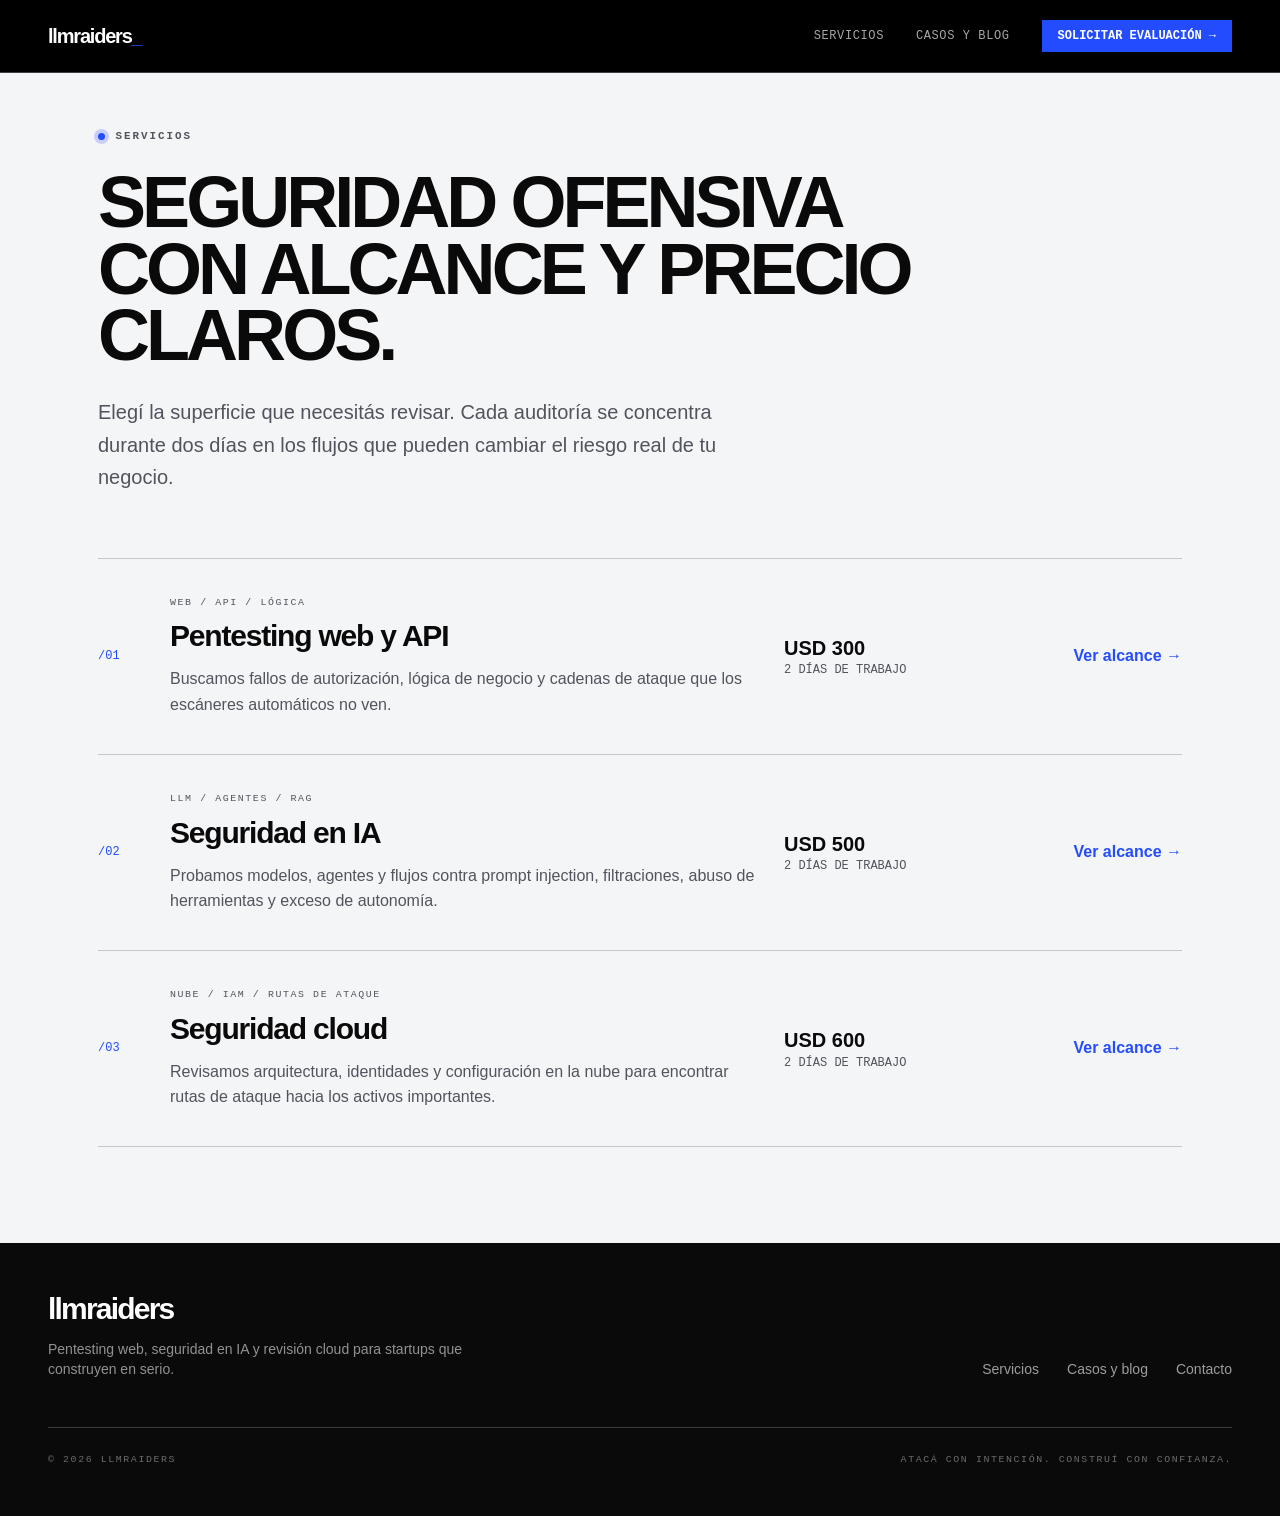
<file: servicios/index.html>
<!DOCTYPE html><html lang="es" class="h-full antialiased"><head><meta charSet="utf-8"/><meta name="viewport" content="width=device-width, initial-scale=1"/><link rel="stylesheet" href="/_next/static/chunks/23-m0gh45p-64.css" data-precedence="next"/><link rel="preload" as="script" fetchPriority="low" href="/_next/static/chunks/0jvhpaew_uadu.js"/><script src="/_next/static/chunks/3450qyhportkm.js" async=""></script><script src="/_next/static/chunks/36lm--m0zwqtj.js" async=""></script><script src="/_next/static/chunks/3htl4rajoogek.js" async=""></script><script src="/_next/static/chunks/turbopack-37d3-hmopmi7-.js" async=""></script><script src="/_next/static/chunks/08r2ttsw50_0k.js" async="" crossorigin=""></script><link rel="preload" href="https://www.googletagmanager.com/gtag/js?id=G-TG8754N3J4" as="script"/><meta name="theme-color" content="#244cff"/><meta name="color-scheme" content="light"/><title>Servicios de seguridad ofensiva para startups · LLMraiders</title><meta name="description" content="Pentesting web y API, auditoría de seguridad en IA y revisión cloud con alcances, precios y entregables claros."/><meta name="application-name" content="LLMraiders"/><link rel="manifest" href="/manifest.webmanifest"/><meta name="keywords" content="pentesting web,seguridad en IA,seguridad cloud,pentesting Supabase,red teaming LLM"/><link rel="canonical" href="https://llmraiders.com/servicios/"/><meta name="format-detection" content="telephone=no"/><meta name="mobile-web-app-capable" content="yes"/><meta name="apple-mobile-web-app-title" content="LLMraiders"/><meta name="apple-mobile-web-app-status-bar-style" content="default"/><meta property="og:title" content="LLMraiders — Pentesting y seguridad de IA para startups"/><meta property="og:description" content="Auditorías web, API, IA y cloud con alcances concretos, precios claros e informes accionables."/><meta property="og:url" content="https://llmraiders.com/"/><meta property="og:site_name" content="LLMraiders"/><meta property="og:locale" content="es_AR"/><meta property="og:type" content="website"/><meta name="twitter:card" content="summary_large_image"/><meta name="twitter:title" content="LLMraiders — Seguridad ofensiva para startups"/><meta name="twitter:description" content="Pentesting web, seguridad de IA y cloud con alcance y precio claros."/><link rel="icon" href="/icon.svg?icon.0pmir2wjp_wf3.svg" sizes="any" type="image/svg+xml"/><script src="/_next/static/chunks/0cz1d0mv5g_q7.js" noModule=""></script></head><body class="flex min-h-full flex-col font-body"><div hidden=""><!--$--><!--/$--></div><script type="application/ld+json">{"@context":"https://schema.org","@type":"Organization","name":"LLMraiders","url":"https://llmraiders.com","email":"hablemos@llmraiders.com","description":"Seguridad ofensiva, pentesting y auditorías de sistemas con inteligencia artificial para startups."}</script><script>((a,b,c,d,e,f,g,h)=>{let i=document.documentElement,j=["light","dark"];function k(b){var c;(Array.isArray(a)?a:[a]).forEach(a=>{let c="class"===a,d=c&&f?e.map(a=>f[a]||a):e;c?(i.classList.remove(...d),i.classList.add(f&&f[b]?f[b]:b)):i.setAttribute(a,b)}),c=b,h&&j.includes(c)&&(i.style.colorScheme=c)}if(d)k(d);else try{let a=localStorage.getItem(b)||c,d=g&&"system"===a?window.matchMedia("(prefers-color-scheme: dark)").matches?"dark":"light":a;k(d)}catch(a){}})("class","theme","light",null,["light","dark"],null,false,true)</script><header class="fixed inset-x-0 top-0 z-50 border-b border-white/25 bg-black text-white"><nav aria-label="Navegación principal" class="mx-auto flex h-[4.5rem] max-w-[1380px] items-center justify-between px-5 sm:px-8 lg:px-12"><a aria-label="LLMraiders — inicio" class="text-xl font-black tracking-[-0.06em]" href="/">llmraiders<span class="text-[#244cff]">_</span></a><div class="hidden items-center gap-8 md:flex"><a class="font-mono text-xs uppercase tracking-wider text-white/65 hover:text-white" href="/servicios/">Servicios</a><a class="font-mono text-xs uppercase tracking-wider text-white/65 hover:text-white" href="/blog/">Casos y blog</a><a class="bg-[#244cff] px-4 py-2 font-mono text-xs font-bold uppercase text-white" href="/contacto/">Solicitar evaluación →</a></div><button type="button" aria-label="Abrir menú" aria-expanded="false" aria-controls="mobile-navigation" class="grid h-10 w-10 place-content-center gap-1.5 md:hidden"><span class="block h-px w-5 bg-white transition-transform"></span><span class="block h-px w-5 bg-white transition-transform"></span></button></nav></header><main class="flex-1"><div class="mx-auto max-w-[1180px] px-5 pb-24 pt-32 sm:px-8 lg:px-12"><p class="eyebrow"><span></span> Servicios</p><h1 class="mt-6 max-w-4xl text-5xl font-bold uppercase leading-[.92] tracking-[-.055em] sm:text-7xl">Seguridad ofensiva con alcance y precio claros.</h1><p class="mt-7 max-w-2xl text-xl leading-relaxed text-ink-soft">Elegí la superficie que necesitás revisar. Cada auditoría se concentra durante dos días en los flujos que pueden cambiar el riesgo real de tu negocio.</p><div class="mt-16 border-t border-ink/20"><a class="direction-service group grid gap-6 border-b border-ink/20 py-9 md:grid-cols-[3rem_1fr_.45fr_auto] md:items-center" href="/servicios/pentesting-web-api/"><span class="font-mono text-xs text-accent">/<!-- -->01</span><div><p class="font-mono text-[.62rem] tracking-[.16em] text-ink-soft">WEB / API / LÓGICA</p><h2 class="mt-2 text-3xl font-semibold tracking-[-.04em]">Pentesting web y API</h2><p class="mt-3 max-w-2xl text-ink-soft">Buscamos fallos de autorización, lógica de negocio y cadenas de ataque que los escáneres automáticos no ven.</p></div><div><strong class="text-xl">USD 300</strong><p class="font-mono text-xs uppercase text-ink-soft">2 días de trabajo</p></div><span class="font-semibold text-accent">Ver alcance →</span></a><a class="direction-service group grid gap-6 border-b border-ink/20 py-9 md:grid-cols-[3rem_1fr_.45fr_auto] md:items-center" href="/servicios/seguridad-ia-llm/"><span class="font-mono text-xs text-accent">/<!-- -->02</span><div><p class="font-mono text-[.62rem] tracking-[.16em] text-ink-soft">LLM / AGENTES / RAG</p><h2 class="mt-2 text-3xl font-semibold tracking-[-.04em]">Seguridad en IA</h2><p class="mt-3 max-w-2xl text-ink-soft">Probamos modelos, agentes y flujos contra prompt injection, filtraciones, abuso de herramientas y exceso de autonomía.</p></div><div><strong class="text-xl">USD 500</strong><p class="font-mono text-xs uppercase text-ink-soft">2 días de trabajo</p></div><span class="font-semibold text-accent">Ver alcance →</span></a><a class="direction-service group grid gap-6 border-b border-ink/20 py-9 md:grid-cols-[3rem_1fr_.45fr_auto] md:items-center" href="/servicios/seguridad-cloud/"><span class="font-mono text-xs text-accent">/<!-- -->03</span><div><p class="font-mono text-[.62rem] tracking-[.16em] text-ink-soft">NUBE / IAM / RUTAS DE ATAQUE</p><h2 class="mt-2 text-3xl font-semibold tracking-[-.04em]">Seguridad cloud</h2><p class="mt-3 max-w-2xl text-ink-soft">Revisamos arquitectura, identidades y configuración en la nube para encontrar rutas de ataque hacia los activos importantes.</p></div><div><strong class="text-xl">USD 600</strong><p class="font-mono text-xs uppercase text-ink-soft">2 días de trabajo</p></div><span class="font-semibold text-accent">Ver alcance →</span></a></div></div><!--$--><!--/$--></main><footer class="bg-ink text-white"><div class="mx-auto max-w-[1380px] px-5 py-12 sm:px-8 lg:px-12"><div class="flex flex-col gap-10 border-b border-white/20 pb-12 sm:flex-row sm:items-end sm:justify-between"><div><a class="text-3xl font-semibold tracking-[-0.06em]" href="/">llmraiders</a><p class="mt-3 max-w-md text-sm text-white/55">Pentesting web, seguridad en IA y revisión cloud para startups que construyen en serio.</p></div><div class="flex flex-wrap gap-7 text-sm text-white/60"><a class="hover:text-white" href="/servicios/">Servicios</a><a class="hover:text-white" href="/blog/">Casos y blog</a><a class="hover:text-white" href="/contacto/">Contacto</a></div></div><div class="flex flex-col gap-3 pt-6 font-mono text-[0.62rem] uppercase tracking-[0.16em] text-white/40 sm:flex-row sm:justify-between"><p>© 2026 LLMraiders</p><p>Atacá con intención. Construí con confianza.</p></div></div></footer><script src="/_next/static/chunks/0jvhpaew_uadu.js" id="_R_" async=""></script><script>(self.__next_f=self.__next_f||[]).push([0])</script><script>self.__next_f.push([1,"1:\"$Sreact.fragment\"\n2:I[11414,[\"/_next/static/chunks/08r2ttsw50_0k.js\"],\"Providers\"]\n3:I[42724,[\"/_next/static/chunks/08r2ttsw50_0k.js\"],\"Nav\"]\n4:I[39756,[\"/_next/static/chunks/08r2ttsw50_0k.js\"],\"default\"]\n5:I[37457,[\"/_next/static/chunks/08r2ttsw50_0k.js\"],\"default\"]\n6:I[22016,[\"/_next/static/chunks/08r2ttsw50_0k.js\"],\"\"]\n7:I[30679,[\"/_next/static/chunks/08r2ttsw50_0k.js\"],\"ServiceWorkerRegistration\"]\n8:I[79520,[\"/_next/static/chunks/08r2ttsw50_0k.js\"],\"\"]\n10:I[68027,[\"/_next/static/chunks/08r2ttsw50_0k.js\"],\"default\",1]\n:HL[\"/_next/static/chunks/23-m0gh45p-64.css\",\"style\"]\ne:X\n0:{\"P\":null,\"c\":[\"\",\"servicios\",\"\"],\"q\":\"\",\"i\":false,\"f\":[[[\"\",{\"children\":[\"servicios\",{\"children\":[\"__PAGE__\",{},\"$undefined\",\"$undefined\",4608]},\"$undefined\",\"$undefined\",4608]},\"$undefined\",\"$undefined\",4624],[[\"$\",\"$1\",\"c\",{\"children\":[[[\"$\",\"link\",\"0\",{\"rel\":\"stylesheet\",\"href\":\"/_next/static/chunks/23-m0gh45p-64.css\",\"precedence\":\"next\",\"crossOrigin\":\"$undefined\",\"nonce\":\"$undefined\"}],[\"$\",\"script\",\"script-0\",{\"src\":\"/_next/static/chunks/08r2ttsw50_0k.js\",\"async\":true,\"nonce\":\"$undefined\"}]],[\"$\",\"html\",null,{\"lang\":\"es\",\"suppressHydrationWarning\":true,\"className\":\"h-full antialiased\",\"children\":[\"$\",\"body\",null,{\"className\":\"flex min-h-full flex-col font-body\",\"children\":[[\"$\",\"script\",null,{\"type\":\"application/ld+json\",\"dangerouslySetInnerHTML\":{\"__html\":\"{\\\"@context\\\":\\\"https://schema.org\\\",\\\"@type\\\":\\\"Organization\\\",\\\"name\\\":\\\"LLMraiders\\\",\\\"url\\\":\\\"https://llmraiders.com\\\",\\\"email\\\":\\\"hablemos@llmraiders.com\\\",\\\"description\\\":\\\"Seguridad ofensiva, pentesting y auditorías de sistemas con inteligencia artificial para startups.\\\"}\"}}],[\"$\",\"$L2\",null,{\"children\":[[\"$\",\"$L3\",null,{}],[\"$\",\"main\",null,{\"className\":\"flex-1\",\"children\":[\"$\",\"$L4\",null,{\"parallelRouterKey\":\"children\",\"error\":\"$undefined\",\"errorStyles\":\"$undefined\",\"errorScripts\":\"$undefined\",\"template\":[\"$\",\"$L5\",null,{}],\"templateStyles\":\"$undefined\",\"templateScripts\":\"$undefined\",\"notFound\":[[[\"$\",\"title\",null,{\"children\":\"404: This page could not be found.\"}],[\"$\",\"div\",null,{\"style\":{\"fontFamily\":\"system-ui,\\\"Segoe UI\\\",Roboto,Helvetica,Arial,sans-serif,\\\"Apple Color Emoji\\\",\\\"Segoe UI Emoji\\\"\",\"height\":\"100vh\",\"textAlign\":\"center\",\"display\":\"flex\",\"flexDirection\":\"column\",\"alignItems\":\"center\",\"justifyContent\":\"center\"},\"children\":[\"$\",\"div\",null,{\"children\":[[\"$\",\"style\",null,{\"dangerouslySetInnerHTML\":{\"__html\":\"body{color:#000;background:#fff;margin:0}.next-error-h1{border-right:1px solid rgba(0,0,0,.3)}@media (prefers-color-scheme:dark){body{color:#fff;background:#000}.next-error-h1{border-right:1px solid rgba(255,255,255,.3)}}\"}}],[\"$\",\"h1\",null,{\"className\":\"next-error-h1\",\"style\":{\"display\":\"inline-block\",\"margin\":\"0 20px 0 0\",\"padding\":\"0 23px 0 0\",\"fontSize\":24,\"fontWeight\":500,\"verticalAlign\":\"top\",\"lineHeight\":\"49px\"},\"children\":404}],[\"$\",\"div\",null,{\"style\":{\"display\":\"inline-block\"},\"children\":[\"$\",\"h2\",null,{\"style\":{\"fontSize\":14,\"fontWeight\":400,\"lineHeight\":\"49px\",\"margin\":0},\"children\":\"This page could not be found.\"}]}]]}]}]],[]],\"forbidden\":\"$undefined\",\"unauthorized\":\"$undefined\"}]}],[\"$\",\"footer\",null,{\"className\":\"bg-ink text-white\",\"children\":[\"$\",\"div\",null,{\"className\":\"mx-auto max-w-[1380px] px-5 py-12 sm:px-8 lg:px-12\",\"children\":[[\"$\",\"div\",null,{\"className\":\"flex flex-col gap-10 border-b border-white/20 pb-12 sm:flex-row sm:items-end sm:justify-between\",\"children\":[[\"$\",\"div\",null,{\"children\":[[\"$\",\"$L6\",null,{\"href\":\"/\",\"className\":\"text-3xl font-semibold tracking-[-0.06em]\",\"children\":\"llmraiders\"}],[\"$\",\"p\",null,{\"className\":\"mt-3 max-w-md text-sm text-white/55\",\"children\":\"Pentesting web, seguridad en IA y revisión cloud para startups que construyen en serio.\"}]]}],[\"$\",\"div\",null,{\"className\":\"flex flex-wrap gap-7 text-sm text-white/60\",\"children\":[[\"$\",\"$L6\",null,{\"href\":\"/servicios/\",\"className\":\"hover:text-white\",\"children\":\"Servicios\"}],[\"$\",\"$L6\",null,{\"href\":\"/blog/\",\"className\":\"hover:text-white\",\"children\":\"Casos y blog\"}],[\"$\",\"$L6\",null,{\"href\":\"/contacto/\",\"className\":\"hover:text-white\",\"children\":\"Contacto\"}]]}]]}],[\"$\",\"div\",null,{\"className\":\"flex flex-col gap-3 pt-6 font-mono text-[0.62rem] uppercase tracking-[0.16em] text-white/40 sm:flex-row sm:justify-between\",\"children\":[[\"$\",\"p\",null,{\"children\":\"© 2026 LLMraiders\"}],[\"$\",\"p\",null,{\"children\":\"Atacá con intención. Construí con confianza.\"}]]}]]}]}],[\"$\",\"$L7\",null,{}]]}],[[\"$\",\"$L8\",null,{\"src\":\"https://www.googletagmanager.com/gtag/js?id=G-TG8754N3J4\",\"strategy\":\"afterInteractive\"}],[\"$\",\"$L8\",null,{\"id\":\"google-analytics\",\"strategy\":\"afterInteractive\",\"children\":\"\\n          window.dataLayer = window.dataLayer || [];\\n          function gtag(){dataLayer.push(arguments);}\\n          gtag('js', new Date());\\n          gtag('config', 'G-TG8754N3J4');\\n        \"}]]]}]}]]}],{\"children\":[[\"$\",\"$1\",\"c\",{\"children\":[null,[\"$\",\"$L4\",null,{\"parallelRouterKey\":\"children\",\"error\":\"$undefined\",\"errorStyles\":\"$undefined\",\"errorScripts\":\"$undefined\",\"template\":[\"$\",\"$L5\",null,{}],\"templateStyles\":\"$undefined\",\"templateScripts\":\"$undefined\",\"notFound\":\"$undefined\",\"forbidden\":\"$undefined\",\"unauthorized\":\"$undefined\"}]]}],{\"children\":[[\"$\",\"$1\",\"c\",{\"children\":[[\"$\",\"div\",null,{\"className\":\"mx-auto max-w-[1180px] px-5 pb-24 pt-32 sm:px-8 lg:px-12\",\"children\":[\"$L9\",\"$La\",\"$Lb\",\"$Lc\"]}],null,\"$Ld\"]}],{},null,false,null]},null,false,\"$e\"]},null,false,null],\"$Lf\",false]],\"m\":\"$undefined\",\"G\":[\"$10\",[\"$L11\"]],\"S\":true,\"h\":null,\"r\":\"$undefined\",\"s\":\"$undefined\",\"a\":\"$undefined\",\"l\":\"$undefined\",\"p\":\"$undefined\",\"d\":\"$undefined\",\"b\":\"GaVe52134OItbIwAkN1o9\"}\n12:I[97367,[\"/_next/static/chunks/08r2ttsw50_0k.js\"],\"OutletBoundary\"]\n13:\"$Sreact.suspense\"\n15:I[97367,[\"/_next/static/chunks/08r2ttsw50_0k.js\"],\"ViewportBoundary\"]\n17:I[97367,[\"/_next/static/chunks/08r2ttsw50_0k.js\"],\"MetadataBoundary\"]\n9:[\"$\",\"p\",null,{\"className\":\"eyebrow\",\"children\":[[\"$\",\"span\",null,{}],\" Servicios\"]}]\na:[\"$\",\"h1\",null,{\"className\":\"mt-6 max-w-4xl text-5xl font-bold uppercase leading-[.92] tracking-[-.055em] sm:text-7xl\",\"children\":\"Seguridad ofensiva con alcance y precio claros.\"}]\nb:[\"$\",\"p\",null,{\"className\":\"mt-7 max-w-2xl text-xl leading-relaxed text-ink-soft\",\"children\":\"Elegí la superficie que necesitás revisar. Cada auditoría se concentra durante dos días en los flujos que pueden cambiar el riesgo real de tu negocio.\"}]\nc:[\"$\",\"div\",null,{\"className\":\"mt-16 border-t border-ink/20\",\"children\":[[\"$\",\"$L6\",\"pentesting-web-api\",{\"href\":\"/servicios/pentesting-web-api/\",\"className\":\"direction-service group grid gap-6 border-b border-ink/20 py-9 md:grid-cols-[3rem_1fr_.45fr_auto] md:items-center\",\"children\":[[\"$\",\"span\",null,{\"className\":\"font-mono text-xs text-accent\",\"children\":[\"/\",\"01\"]}],[\"$\",\"div\",null,{\"children\":[[\"$\",\"p\",null,{\"className\":\"font-mono text-[.62rem] tracking-[.16em] text-ink-soft\",\"children\":\"WEB / API / LÓGICA\"}],[\"$\",\"h2\",null,{\"className\":\"mt-2 text-3xl font-semibold tracking-[-.04em]\",\"children\":\"Pentesting web y API\"}],[\"$\",\"p\",null,{\"className\":\"mt-3 max-w-2xl text-ink-soft\",\"children\":\"Buscamos fallos de autorización, lógica de negocio y cadenas de ataque que los escáneres automáticos no ven.\"}]]}],[\"$\",\"div\",null,{\"children\":[[\"$\",\"strong\",null,{\"className\":\"text-xl\",\"children\":\"USD 300\"}],[\"$\",\"p\",null,{\"className\":\"font-mono text-xs uppercase text-ink-soft\",\"children\":\"2 días de trabajo\"}]]}],[\"$\",\"span\",null,{\"className\":\"font-semibold text-accent\",\"children\":\"Ver alcance →\"}]]}],[\"$\",\"$L6\",\"seguridad-ia-llm\",{\"href\":\"/servicios/seguridad-ia-llm/\",\"className\":\"direction-service group grid gap-6 border-b border-ink/20 py-9 md:grid-cols-[3rem_1fr_.45fr_auto] md:items-center\",\"children\":[[\"$\",\"span\",null,{\"className\":\"font-mono text-xs text-accent\",\"children\":[\"/\",\"02\"]}],[\"$\",\"div\",null,{\"children\":[[\"$\",\"p\",null,{\"className\":\"font-mono text-[.62rem] tracking-[.16em] text-ink-soft\",\"children\":\"LLM / AGENTES / RAG\"}],[\"$\",\"h2\",null,{\"className\":\"mt-2 text-3xl font-semibold tracking-[-.04em]\",\"children\":\"Seguridad en IA\"}],[\"$\",\"p\",null,{\"className\":\"mt-3 max-w-2xl text-ink-soft\",\"children\":\"Probamos modelos, agentes y flujos contra prompt injection, filtraciones, abuso de herramientas y exceso de autonomía.\"}]]}],[\"$\",\"div\",null,{\"children\":[[\"$\",\"strong\",null,{\"className\":\"text-xl\",\"children\":\"USD 500\"}],[\"$\",\"p\",null,{\"className\":\"font-mono text-xs uppercase text-ink-soft\",\"children\":\"2 días de trabajo\"}]]}],[\"$\",\"span\",null,{\"className\":\"font-semibold text-accent\",\"children\":\"Ver alcance →\"}]]}],[\"$\",\"$L6\",\"seguridad-cloud\",{\"href\":\"/servicios/seguridad-cloud/\",\"className\":\"direction-service group grid gap-6 border-b border-ink/20 py-9 md:grid-cols-[3rem_1fr_.45fr_auto] md:items-center\",\"children\":[[\"$\",\"span\",null,{\"className\":\"font-mono text-xs text-accent\",\"children\":[\"/\",\"03\"]}],[\"$\",\"div\",null,{\"children\":[[\"$\",\"p\",null,{\"className\":\"font-mono text-[.62rem] tracking-[.16em] text-ink-soft\",\"children\":\"NUBE / IAM / RUTAS DE ATAQUE\"}],[\"$\",\"h2\",null,{\"className\":\"mt-2 text-3xl font-semibold tracking-[-.04em]\",\"children\":\"Seguridad cloud\"}],[\"$\",\"p\",null,{\"className\":\"mt-3 max-w-2xl text-ink-soft\",\"children\":\"Revisamos arquitectura, identidades y configuración en la nube para encontrar rutas de ataque hacia los activos importantes.\"}]]}],[\"$\",\"div\",null,{\"children\":[[\"$\",\"strong\",null,{\"className\":\"text-xl\",\"children\":\"USD 600\"}],[\"$\",\"p\",null,{\"className\":\"font-mono text-xs uppercase text-ink-soft\",\"children\":\"2 días de trabajo\"}]]}],[\"$\",\"span\",null,{\"className\":\"font-semibold text-accent\",\"children\":\"Ver alcance →\"}]]}]]}]\nd:[\"$\",\"$L12\",null,{\"children\":[\"$\",\"$13\",null,{\"name\":\"Next.MetadataOutlet\",\"children\":\"$@14\"}]}]\nf:[\"$\",\"$1\",\"h\",{\"children\":[null,[\"$\",\"$L15\",null,{\"children\":\"$L16\"}],[\"$\",\"div\",null,{\"hidden\":true,\"children\":[\"$\",\"$L17\",null,{\"children\":[\"$\",\"$13\",null,{\"name\":\"Next.Metadata\",\"children\":\"$L18\"}]}]}],null]}]\n11:[\"$\",\"link\",\"0\",{\"rel\":\"stylesheet\",\"href\":\"/_next/static/chunks/23-m0gh45p-64.css\",\"precedence\":\"next\",\"crossOrigin\":\"$undefined\",\"nonce\":\"$undefined\"}]\ne:C\n16:[[\"$\",\"meta\",\"0\",{\"charSet\":\"utf-8\"}],[\"$\",\"meta\",\"1\",{\"name\":\"viewport\",\"content\":\"width=device-width, initial-scale=1\"}],[\"$\",\"meta\",\"2\",{\"name\":\"theme-color\",\"content\":\"#244cff\"}],[\"$\",\"meta\",\"3\",{\"name\":\"color-scheme\",\"content\":\"light\"}]]\n19:I[27201,[\"/_next/static/chunks/08r2ttsw50_0k.js\"],\"IconMark\"]\n14:null\n18:[[\"$\",\"title\",\"0\",{\"children\":\"Servicios de seguridad ofensiva para startups · LLMraiders\"}],[\"$\",\"meta\",\"1\",{\"name\":\"description\",\"content\":\"Pentesting web y API, auditoría de seguridad en IA y revisión cloud con alcances, precios y entregables claros.\"}],[\"$\",\"meta\",\"2\",{\"name\":\"application-name\",\"content\":\"LLMraiders\"}],[\"$\",\"link\",\"3\",{\"rel\":\"manifest\",\"href\":\"/manifest.webmanifest\",\"crossOrigin\":\"$undefined\"}],[\"$\",\"meta\",\"4\",{\"name\":\"keywords\",\"content\":\"pentesting web,seguridad en IA,seguridad cloud,pentesting Supabase,red teaming LLM\"}],[\"$\",\"link\",\"5\",{\"rel\":\"canonical\",\"href\":\"https://llmraiders.com/servicios/\"}],[\"$\",\"meta\",\"6\",{\"name\":\"format-detection\",\"content\":\"telephone=no\"}],[\"$\",\"meta\",\"7\",{\"name\":\"mobile-web-app-capable\",\"content\":\"yes\"}],[\"$\",\"meta\",\"8\",{\"name\":\"apple-mobile-web-app-title\",\"content\":\"LLMraiders\"}],[\"$\",\"meta\",\"9\",{\"name\":\"apple-mobile-web-app-status-bar-style\",\"content\":\"default\"}],[\"$\",\"meta\",\"10\",{\"property\":\"og:title\",\"content\":\"LLMraiders — Pentesting y seguridad de IA para startups\"}],[\"$\",\"meta\",\"11\",{\"property\":\"og:description\",\"content\":\"Auditorías web, API, IA y cloud con alcances concretos, precios claros e informes accionables.\"}],[\"$\",\"meta\",\"12\",{\"property\":\"og:url\",\"content\":\"https://llmraiders.com/\"}],[\"$\",\"meta\",\"13\",{\"property\":\"og:site_name\",\"content\":\"LLMraiders\"}],[\"$\",\"meta\",\"14\",{\"property\":\"og:locale\",\"content\":\"es_AR\"}],[\"$\",\"meta\",\"15\",{\"property\":\"og:type\",\"content\":\"website\"}],[\"$\",\"meta\",\"16\",{\"name\":\"twitter:card\",\"content\":\"summary_large_image\"}],[\"$\",\"meta\",\"17\",{\"name\":\"twitter:title\",\"content\":\"LLMraiders — Seguridad ofensiva para startups\"}],[\"$\",\"meta\",\"18\",{\"name\":\"twitter:description\",\"content\":\"Pentesting web, seguridad de IA y cloud con alcance y precio claros.\"}],[\"$\",\"link\",\"19\",{\"rel\":\"icon\",\"href\":\"/icon.svg?icon.0pmir2wjp_wf3.svg\",\"sizes\":\"any\",\"type\":\"image/svg+xml\"}],[\"$\",\"$L19\",\"20\",{}]]\n"])</script></body></html>
</file>
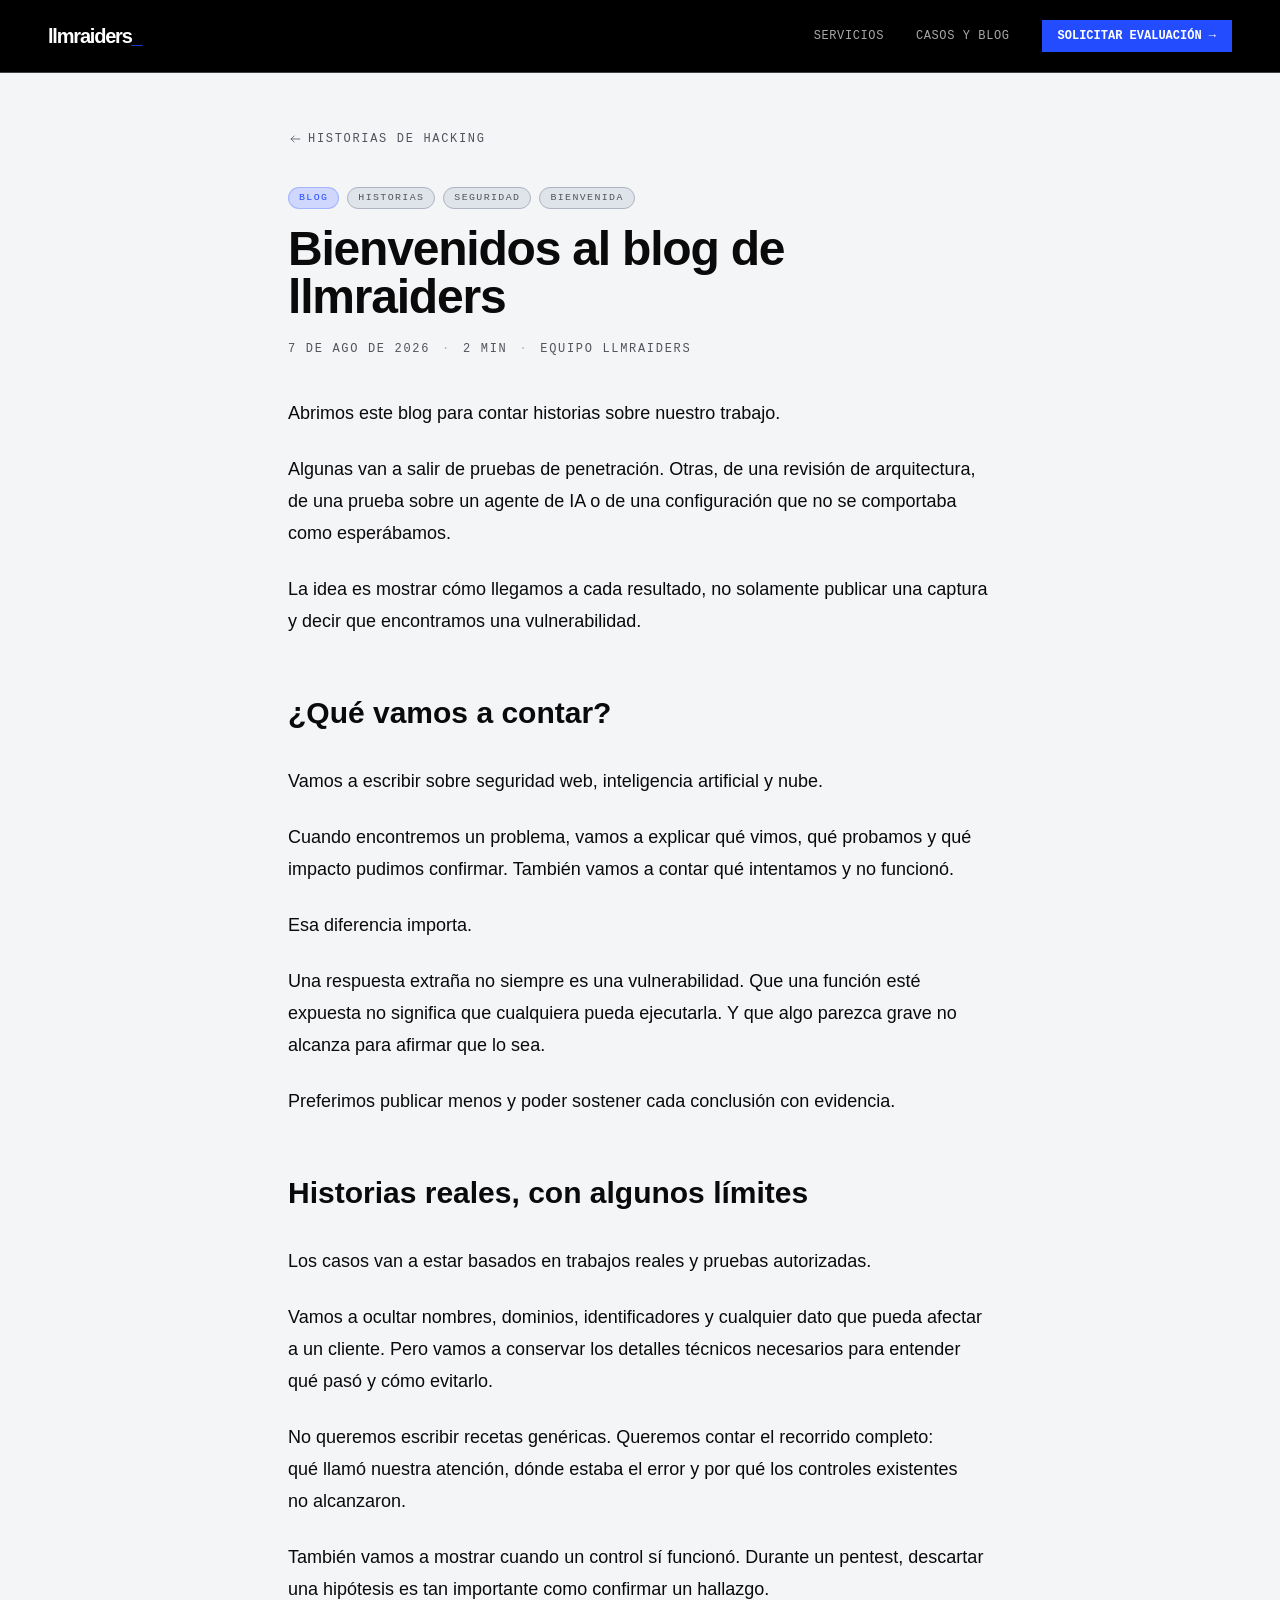
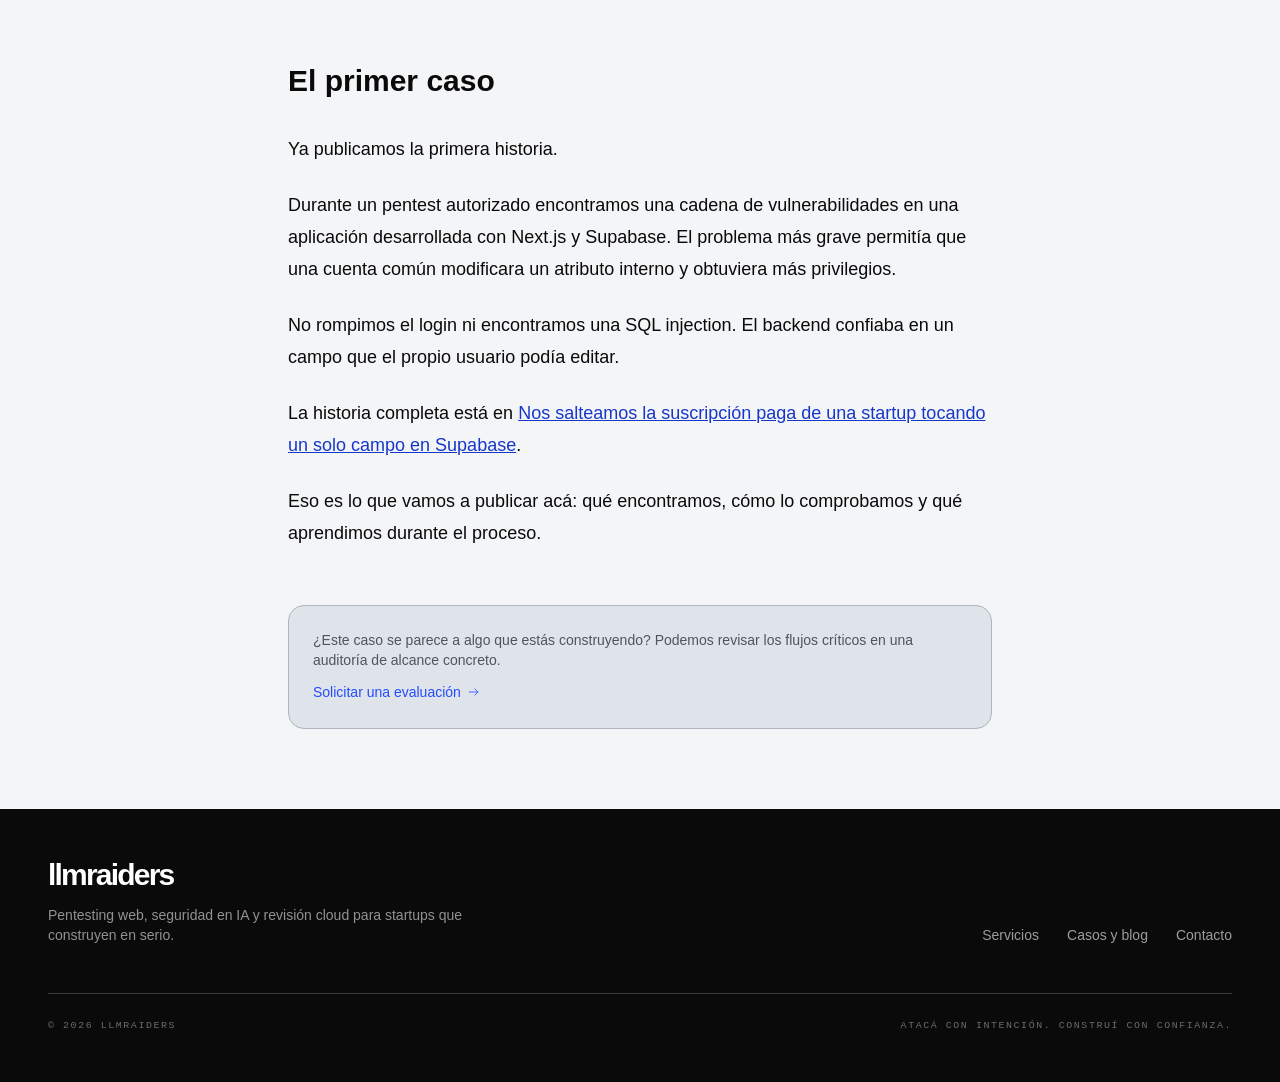
<file: blog/hello-raiders/index.html>
<!DOCTYPE html><html lang="es" class="h-full antialiased"><head><meta charSet="utf-8"/><meta name="viewport" content="width=device-width, initial-scale=1"/><link rel="stylesheet" href="/_next/static/chunks/23-m0gh45p-64.css" data-precedence="next"/><link rel="preload" as="script" fetchPriority="low" href="/_next/static/chunks/0jvhpaew_uadu.js"/><script src="/_next/static/chunks/3450qyhportkm.js" async=""></script><script src="/_next/static/chunks/36lm--m0zwqtj.js" async=""></script><script src="/_next/static/chunks/3htl4rajoogek.js" async=""></script><script src="/_next/static/chunks/turbopack-37d3-hmopmi7-.js" async=""></script><script src="/_next/static/chunks/08r2ttsw50_0k.js" async="" crossorigin=""></script><script src="/_next/static/chunks/3asgzusumqy02.js" async="" crossorigin=""></script><link rel="preload" href="https://www.googletagmanager.com/gtag/js?id=G-TG8754N3J4" as="script"/><meta name="theme-color" content="#244cff"/><meta name="color-scheme" content="light"/><title>Bienvenidos al blog de llmraiders · LLMraiders</title><meta name="description" content="Un blog para contar historias reales sobre seguridad web, inteligencia artificial y nube."/><meta name="application-name" content="LLMraiders"/><meta name="author" content="Equipo LLMraiders"/><link rel="manifest" href="/manifest.webmanifest"/><meta name="keywords" content="pentesting web,seguridad en IA,seguridad cloud,pentesting Supabase,red teaming LLM"/><link rel="canonical" href="https://llmraiders.com/blog/hello-raiders/"/><meta name="format-detection" content="telephone=no"/><meta name="mobile-web-app-capable" content="yes"/><meta name="apple-mobile-web-app-title" content="LLMraiders"/><meta name="apple-mobile-web-app-status-bar-style" content="default"/><meta property="og:title" content="Bienvenidos al blog de llmraiders"/><meta property="og:description" content="Un blog para contar historias reales sobre seguridad web, inteligencia artificial y nube."/><meta property="og:type" content="article"/><meta property="article:published_time" content="2026-08-07"/><meta property="article:modified_time" content="2026-08-07"/><meta name="twitter:card" content="summary_large_image"/><meta name="twitter:title" content="LLMraiders — Seguridad ofensiva para startups"/><meta name="twitter:description" content="Pentesting web, seguridad de IA y cloud con alcance y precio claros."/><link rel="icon" href="/icon.svg?icon.0pmir2wjp_wf3.svg" sizes="any" type="image/svg+xml"/><script src="/_next/static/chunks/0cz1d0mv5g_q7.js" noModule=""></script></head><body class="flex min-h-full flex-col font-body"><div hidden=""><!--$--><!--/$--></div><script type="application/ld+json">{"@context":"https://schema.org","@type":"Organization","name":"LLMraiders","url":"https://llmraiders.com","email":"hablemos@llmraiders.com","description":"Seguridad ofensiva, pentesting y auditorías de sistemas con inteligencia artificial para startups."}</script><script>((a,b,c,d,e,f,g,h)=>{let i=document.documentElement,j=["light","dark"];function k(b){var c;(Array.isArray(a)?a:[a]).forEach(a=>{let c="class"===a,d=c&&f?e.map(a=>f[a]||a):e;c?(i.classList.remove(...d),i.classList.add(f&&f[b]?f[b]:b)):i.setAttribute(a,b)}),c=b,h&&j.includes(c)&&(i.style.colorScheme=c)}if(d)k(d);else try{let a=localStorage.getItem(b)||c,d=g&&"system"===a?window.matchMedia("(prefers-color-scheme: dark)").matches?"dark":"light":a;k(d)}catch(a){}})("class","theme","light",null,["light","dark"],null,false,true)</script><header class="fixed inset-x-0 top-0 z-50 border-b border-white/25 bg-black text-white"><nav aria-label="Navegación principal" class="mx-auto flex h-[4.5rem] max-w-[1380px] items-center justify-between px-5 sm:px-8 lg:px-12"><a aria-label="LLMraiders — inicio" class="text-xl font-black tracking-[-0.06em]" href="/">llmraiders<span class="text-[#244cff]">_</span></a><div class="hidden items-center gap-8 md:flex"><a class="font-mono text-xs uppercase tracking-wider text-white/65 hover:text-white" href="/servicios/">Servicios</a><a class="font-mono text-xs uppercase tracking-wider text-white/65 hover:text-white" href="/blog/">Casos y blog</a><a class="bg-[#244cff] px-4 py-2 font-mono text-xs font-bold uppercase text-white" href="/contacto/">Solicitar evaluación →</a></div><button type="button" aria-label="Abrir menú" aria-expanded="false" aria-controls="mobile-navigation" class="grid h-10 w-10 place-content-center gap-1.5 md:hidden"><span class="block h-px w-5 bg-white transition-transform"></span><span class="block h-px w-5 bg-white transition-transform"></span></button></nav></header><main class="flex-1"><div class="mx-auto w-full max-w-3xl px-5 pb-16 pt-28 sm:px-8 sm:pb-20 sm:pt-32"><article><script type="application/ld+json">{"@context":"https://schema.org","@type":"BlogPosting","headline":"Bienvenidos al blog de llmraiders","description":"Un blog para contar historias reales sobre seguridad web, inteligencia artificial y nube.","datePublished":"2026-08-07","dateModified":"2026-08-07","author":{"@type":"Person","name":"Equipo LLMraiders"},"publisher":{"@type":"Organization","name":"LLMraiders","url":"https://llmraiders.com"},"mainEntityOfPage":"https://llmraiders.com/blog/hello-raiders/"}</script><a class="mb-10 inline-flex items-center gap-1.5 font-mono text-xs uppercase tracking-[0.14em] text-ink-soft transition-colors hover:text-accent" href="/blog/"><svg viewBox="0 0 32 32" aria-hidden="true" fill="none" stroke="currentColor" stroke-width="1.8" stroke-linecap="round" stroke-linejoin="round" class="h-3.5 w-3.5 rotate-180"><path d="M5 16h20M18 9l7 7-7 7"></path></svg>Historias de hacking</a><header class="mb-10"><div class="mb-4 flex flex-wrap items-center gap-2"><span class="inline-flex items-center gap-1.5 rounded-full border px-2.5 py-0.5 font-mono text-[0.62rem] font-medium uppercase tracking-[0.14em] border-accent/25 bg-accent-soft text-accent">blog</span><span class="inline-flex items-center gap-1.5 rounded-full border px-2.5 py-0.5 font-mono text-[0.62rem] font-medium uppercase tracking-[0.14em] border-line bg-surface text-ink-soft">historias</span><span class="inline-flex items-center gap-1.5 rounded-full border px-2.5 py-0.5 font-mono text-[0.62rem] font-medium uppercase tracking-[0.14em] border-line bg-surface text-ink-soft">seguridad</span><span class="inline-flex items-center gap-1.5 rounded-full border px-2.5 py-0.5 font-mono text-[0.62rem] font-medium uppercase tracking-[0.14em] border-line bg-surface text-ink-soft">bienvenida</span></div><h1 class="max-w-2xl text-3xl font-semibold tracking-tight text-ink sm:text-4xl md:text-5xl">Bienvenidos al blog de llmraiders</h1><div class="mt-5 flex flex-wrap items-center gap-3 font-mono text-xs uppercase tracking-[0.14em] text-ink-soft"><time dateTime="2026-08-07">7 de ago de 2026</time><span class="text-line">·</span><span>2 min</span><span class="text-line">·</span><span>Equipo LLMraiders</span></div></header><div class="prose prose-lg max-w-none"><p>Abrimos este blog para contar historias sobre nuestro trabajo.</p>
<p>Algunas van a salir de pruebas de penetración. Otras, de una revisión de arquitectura, de una prueba sobre un agente de IA o de una configuración que no se comportaba como esperábamos.</p>
<p>La idea es mostrar cómo llegamos a cada resultado, no solamente publicar una captura y decir que encontramos una vulnerabilidad.</p>
<h2>¿Qué vamos a contar?</h2>
<p>Vamos a escribir sobre seguridad web, inteligencia artificial y nube.</p>
<p>Cuando encontremos un problema, vamos a explicar qué vimos, qué probamos y qué impacto pudimos confirmar. También vamos a contar qué intentamos y no funcionó.</p>
<p>Esa diferencia importa.</p>
<p>Una respuesta extraña no siempre es una vulnerabilidad. Que una función esté expuesta no significa que cualquiera pueda ejecutarla. Y que algo parezca grave no alcanza para afirmar que lo sea.</p>
<p>Preferimos publicar menos y poder sostener cada conclusión con evidencia.</p>
<h2>Historias reales, con algunos límites</h2>
<p>Los casos van a estar basados en trabajos reales y pruebas autorizadas.</p>
<p>Vamos a ocultar nombres, dominios, identificadores y cualquier dato que pueda afectar a un cliente. Pero vamos a conservar los detalles técnicos necesarios para entender qué pasó y cómo evitarlo.</p>
<p>No queremos escribir recetas genéricas. Queremos contar el recorrido completo: qué llamó nuestra atención, dónde estaba el error y por qué los controles existentes no alcanzaron.</p>
<p>También vamos a mostrar cuando un control sí funcionó. Durante un pentest, descartar una hipótesis es tan importante como confirmar un hallazgo.</p>
<h2>El primer caso</h2>
<p>Ya publicamos la primera historia.</p>
<p>Durante un pentest autorizado encontramos una cadena de vulnerabilidades en una aplicación desarrollada con Next.js y Supabase. El problema más grave permitía que una cuenta común modificara un atributo interno y obtuviera más privilegios.</p>
<p>No rompimos el login ni encontramos una SQL injection. El backend confiaba en un campo que el propio usuario podía editar.</p>
<p>La historia completa está en <a href="/blog/nos-salteamos-la-subscripcion-paga-de-una-startup-de-eventos/">Nos salteamos la suscripción paga de una startup tocando un solo campo en Supabase</a>.</p>
<p>Eso es lo que vamos a publicar acá: qué encontramos, cómo lo comprobamos y qué aprendimos durante el proceso.</p></div><div class="mt-14 rounded-2xl border border-line bg-surface p-6"><p class="text-sm text-ink-soft">¿Este caso se parece a algo que estás construyendo? Podemos revisar los flujos críticos en una auditoría de alcance concreto.</p><a class="mt-3 inline-flex items-center gap-1.5 text-sm font-medium text-accent transition-colors hover:text-accent-deep" href="/contacto/?origen=blog">Solicitar una evaluación <svg viewBox="0 0 32 32" aria-hidden="true" fill="none" stroke="currentColor" stroke-width="1.8" stroke-linecap="round" stroke-linejoin="round" class="h-3.5 w-3.5"><path d="M5 16h20M18 9l7 7-7 7"></path></svg></a></div></article><!--$--><!--/$--></div></main><footer class="bg-ink text-white"><div class="mx-auto max-w-[1380px] px-5 py-12 sm:px-8 lg:px-12"><div class="flex flex-col gap-10 border-b border-white/20 pb-12 sm:flex-row sm:items-end sm:justify-between"><div><a class="text-3xl font-semibold tracking-[-0.06em]" href="/">llmraiders</a><p class="mt-3 max-w-md text-sm text-white/55">Pentesting web, seguridad en IA y revisión cloud para startups que construyen en serio.</p></div><div class="flex flex-wrap gap-7 text-sm text-white/60"><a class="hover:text-white" href="/servicios/">Servicios</a><a class="hover:text-white" href="/blog/">Casos y blog</a><a class="hover:text-white" href="/contacto/">Contacto</a></div></div><div class="flex flex-col gap-3 pt-6 font-mono text-[0.62rem] uppercase tracking-[0.16em] text-white/40 sm:flex-row sm:justify-between"><p>© 2026 LLMraiders</p><p>Atacá con intención. Construí con confianza.</p></div></div></footer><script src="/_next/static/chunks/0jvhpaew_uadu.js" id="_R_" async=""></script><script>(self.__next_f=self.__next_f||[]).push([0])</script><script>self.__next_f.push([1,"1:\"$Sreact.fragment\"\n2:I[11414,[\"/_next/static/chunks/08r2ttsw50_0k.js\"],\"Providers\"]\n3:I[42724,[\"/_next/static/chunks/08r2ttsw50_0k.js\"],\"Nav\"]\n4:I[39756,[\"/_next/static/chunks/08r2ttsw50_0k.js\"],\"default\"]\n5:I[37457,[\"/_next/static/chunks/08r2ttsw50_0k.js\"],\"default\"]\n6:I[22016,[\"/_next/static/chunks/08r2ttsw50_0k.js\",\"/_next/static/chunks/3asgzusumqy02.js\"],\"\"]\n7:I[30679,[\"/_next/static/chunks/08r2ttsw50_0k.js\"],\"ServiceWorkerRegistration\"]\n8:I[79520,[\"/_next/static/chunks/08r2ttsw50_0k.js\"],\"\"]\ne:I[68027,[\"/_next/static/chunks/08r2ttsw50_0k.js\"],\"default\",1]\n:HL[\"/_next/static/chunks/23-m0gh45p-64.css\",\"style\"]\nc:X\n0:{\"P\":null,\"c\":[\"\",\"blog\",\"hello-raiders\",\"\"],\"q\":\"\",\"i\":false,\"f\":[[[\"\",{\"children\":[\"blog\",{\"children\":[[\"slug\",\"hello-raiders\",\"d\",[]],{\"children\":[\"__PAGE__\",{},\"$undefined\",\"$undefined\",4608]},\"$undefined\",\"$undefined\",4608]},\"$undefined\",\"$undefined\",4608]},\"$undefined\",\"$undefined\",4624],[[\"$\",\"$1\",\"c\",{\"children\":[[[\"$\",\"link\",\"0\",{\"rel\":\"stylesheet\",\"href\":\"/_next/static/chunks/23-m0gh45p-64.css\",\"precedence\":\"next\",\"crossOrigin\":\"$undefined\",\"nonce\":\"$undefined\"}],[\"$\",\"script\",\"script-0\",{\"src\":\"/_next/static/chunks/08r2ttsw50_0k.js\",\"async\":true,\"nonce\":\"$undefined\"}]],[\"$\",\"html\",null,{\"lang\":\"es\",\"suppressHydrationWarning\":true,\"className\":\"h-full antialiased\",\"children\":[\"$\",\"body\",null,{\"className\":\"flex min-h-full flex-col font-body\",\"children\":[[\"$\",\"script\",null,{\"type\":\"application/ld+json\",\"dangerouslySetInnerHTML\":{\"__html\":\"{\\\"@context\\\":\\\"https://schema.org\\\",\\\"@type\\\":\\\"Organization\\\",\\\"name\\\":\\\"LLMraiders\\\",\\\"url\\\":\\\"https://llmraiders.com\\\",\\\"email\\\":\\\"hablemos@llmraiders.com\\\",\\\"description\\\":\\\"Seguridad ofensiva, pentesting y auditorías de sistemas con inteligencia artificial para startups.\\\"}\"}}],[\"$\",\"$L2\",null,{\"children\":[[\"$\",\"$L3\",null,{}],[\"$\",\"main\",null,{\"className\":\"flex-1\",\"children\":[\"$\",\"$L4\",null,{\"parallelRouterKey\":\"children\",\"error\":\"$undefined\",\"errorStyles\":\"$undefined\",\"errorScripts\":\"$undefined\",\"template\":[\"$\",\"$L5\",null,{}],\"templateStyles\":\"$undefined\",\"templateScripts\":\"$undefined\",\"notFound\":[[[\"$\",\"title\",null,{\"children\":\"404: This page could not be found.\"}],[\"$\",\"div\",null,{\"style\":{\"fontFamily\":\"system-ui,\\\"Segoe UI\\\",Roboto,Helvetica,Arial,sans-serif,\\\"Apple Color Emoji\\\",\\\"Segoe UI Emoji\\\"\",\"height\":\"100vh\",\"textAlign\":\"center\",\"display\":\"flex\",\"flexDirection\":\"column\",\"alignItems\":\"center\",\"justifyContent\":\"center\"},\"children\":[\"$\",\"div\",null,{\"children\":[[\"$\",\"style\",null,{\"dangerouslySetInnerHTML\":{\"__html\":\"body{color:#000;background:#fff;margin:0}.next-error-h1{border-right:1px solid rgba(0,0,0,.3)}@media (prefers-color-scheme:dark){body{color:#fff;background:#000}.next-error-h1{border-right:1px solid rgba(255,255,255,.3)}}\"}}],[\"$\",\"h1\",null,{\"className\":\"next-error-h1\",\"style\":{\"display\":\"inline-block\",\"margin\":\"0 20px 0 0\",\"padding\":\"0 23px 0 0\",\"fontSize\":24,\"fontWeight\":500,\"verticalAlign\":\"top\",\"lineHeight\":\"49px\"},\"children\":404}],[\"$\",\"div\",null,{\"style\":{\"display\":\"inline-block\"},\"children\":[\"$\",\"h2\",null,{\"style\":{\"fontSize\":14,\"fontWeight\":400,\"lineHeight\":\"49px\",\"margin\":0},\"children\":\"This page could not be found.\"}]}]]}]}]],[]],\"forbidden\":\"$undefined\",\"unauthorized\":\"$undefined\"}]}],[\"$\",\"footer\",null,{\"className\":\"bg-ink text-white\",\"children\":[\"$\",\"div\",null,{\"className\":\"mx-auto max-w-[1380px] px-5 py-12 sm:px-8 lg:px-12\",\"children\":[[\"$\",\"div\",null,{\"className\":\"flex flex-col gap-10 border-b border-white/20 pb-12 sm:flex-row sm:items-end sm:justify-between\",\"children\":[[\"$\",\"div\",null,{\"children\":[[\"$\",\"$L6\",null,{\"href\":\"/\",\"className\":\"text-3xl font-semibold tracking-[-0.06em]\",\"children\":\"llmraiders\"}],[\"$\",\"p\",null,{\"className\":\"mt-3 max-w-md text-sm text-white/55\",\"children\":\"Pentesting web, seguridad en IA y revisión cloud para startups que construyen en serio.\"}]]}],[\"$\",\"div\",null,{\"className\":\"flex flex-wrap gap-7 text-sm text-white/60\",\"children\":[[\"$\",\"$L6\",null,{\"href\":\"/servicios/\",\"className\":\"hover:text-white\",\"children\":\"Servicios\"}],[\"$\",\"$L6\",null,{\"href\":\"/blog/\",\"className\":\"hover:text-white\",\"children\":\"Casos y blog\"}],[\"$\",\"$L6\",null,{\"href\":\"/contacto/\",\"className\":\"hover:text-white\",\"children\":\"Contacto\"}]]}]]}],[\"$\",\"div\",null,{\"className\":\"flex flex-col gap-3 pt-6 font-mono text-[0.62rem] uppercase tracking-[0.16em] text-white/40 sm:flex-row sm:justify-between\",\"children\":[[\"$\",\"p\",null,{\"children\":\"© 2026 LLMraiders\"}],[\"$\",\"p\",null,{\"children\":\"Atacá con intención. Construí con confianza.\"}]]}]]}]}],[\"$\",\"$L7\",null,{}]]}],[[\"$\",\"$L8\",null,{\"src\":\"https://www.googletagmanager.com/gtag/js?id=G-TG8754N3J4\",\"strategy\":\"afterInteractive\"}],[\"$\",\"$L8\",null,{\"id\":\"google-analytics\",\"strategy\":\"afterInteractive\",\"children\":\"\\n          window.dataLayer = window.dataLayer || [];\\n          function gtag(){dataLayer.push(arguments);}\\n          gtag('js', new Date());\\n          gtag('config', 'G-TG8754N3J4');\\n        \"}]]]}]}]]}],{\"children\":[[\"$\",\"$1\",\"c\",{\"children\":[null,[\"$\",\"div\",null,{\"className\":\"mx-auto w-full max-w-3xl px-5 pb-16 pt-28 sm:px-8 sm:pb-20 sm:pt-32\",\"children\":[\"$\",\"$L4\",null,{\"parallelRouterKey\":\"children\",\"error\":\"$undefined\",\"errorStyles\":\"$undefined\",\"errorScripts\":\"$undefined\",\"template\":\"$L9\",\"templateStyles\":\"$undefined\",\"templateScripts\":\"$undefined\",\"notFound\":\"$undefined\",\"forbidden\":\"$undefined\",\"unauthorized\":\"$undefined\"}]}]]}],{\"children\":[\"$La\",{\"children\":[\"$Lb\",{},null,false,null]},null,false,\"$c\"]},null,false,null]},null,false,null],\"$Ld\",false]],\"m\":\"$undefined\",\"G\":[\"$e\",[\"$Lf\"]],\"S\":true,\"h\":null,\"r\":\"$undefined\",\"s\":\"$undefined\",\"a\":\"$undefined\",\"l\":\"$undefined\",\"p\":\"$undefined\",\"d\":\"$undefined\",\"b\":\"GaVe52134OItbIwAkN1o9\"}\n11:I[97367,[\"/_next/static/chunks/08r2ttsw50_0k.js\"],\"OutletBoundary\"]\n12:\"$Sreact.suspense\"\n14:I[97367,[\"/_next/static/chunks/08r2ttsw50_0k.js\"],\"ViewportBoundary\"]\n16:I[97367,[\"/_next/static/chunks/08r2ttsw50_0k.js\"],\"MetadataBoundary\"]\n9:[\"$\",\"$L5\",null,{}]\na:[\"$\",\"$1\",\"c\",{\"children\":[null,[\"$\",\"$L4\",null,{\"parallelRouterKey\":\"children\",\"error\":\"$undefined\",\"errorStyles\":\"$undefined\",\"errorScripts\":\"$undefined\",\"template\":[\"$\",\"$L5\",null,{}],\"templateStyles\":\"$undefined\",\"templateScripts\":\"$undefined\",\"notFound\":\"$undefined\",\"forbidden\":\"$undefined\",\"unauthorized\":\"$undefined\"}]]}]\nb:[\"$\",\"$1\",\"c\",{\"children\":[\"$L10\",[[\"$\",\"script\",\"script-0\",{\"src\":\"/_next/static/chunks/3asgzusumqy02.js\",\"async\":true,\"nonce\":\"$undefined\"}]],[\"$\",\"$L11\",null,{\"children\":[\"$\",\"$12\",null,{\"name\":\"Next.MetadataOutlet\",\"children\":\"$@13\"}]}]]}]\nd:[\"$\",\"$1\",\"h\",{\"children\":[null,[\"$\",\"$L14\",null,{\"children\":\"$L15\"}],[\"$\",\"div\",null,{\"hidden\":true,\"children\":[\"$\",\"$L16\",null,{\"children\":[\"$\",\"$12\",null,{\"name\":\"Next.Metadata\",\"children\":\"$L17\"}]}]}],null]}]\nf:[\"$\",\"link\",\"0\",{\"rel\":\"stylesheet\",\"href\":\"/_next/static/chunks/23-m0gh45p-64.css\",\"precedence\":\"next\",\"crossOrigin\":\"$undefined\",\"nonce\":\"$undefined\"}]\nc:C\n10:[\"$\",\"article\",null,{\"children\":[[\"$\",\"script\",null,{\"type\":\"application/ld+json\",\"dangerouslySetInnerHTML\":{\"__html\":\"{\\\"@context\\\":\\\"https://schema.org\\\",\\\"@type\\\":\\\"BlogPosting\\\",\\\"headline\\\":\\\"Bienvenidos al blog de llmraiders\\\",\\\"description\\\":\\\"Un blog para contar historias reales sobre seguridad web, inteligencia artificial y nube.\\\",\\\"datePublished\\\":\\\"2026-08-07\\\",\\\"dateModified\\\":\\\"2026-08-07\\\",\\\"author\\\":{\\\"@type\\\":\\\"Person\\\",\\\"name\\\":\\\"Equipo LLMraiders\\\"},\\\"publisher\\\":{\\\"@type\\\":\\\"Organization\\\",\\\"name\\\":\\\"LLMraiders\\\",\\\"url\\\":\\\"https://llmraiders.com\\\"},\\\"mainEntityOfPage\\\":\\\"https://llmraiders.com/blog/hello-raiders/\\\"}\"}}],[\"$\",\"$L6\",null,{\"href\":\"/blog\",\"className\":\"mb-10 inline-flex items-center gap-1.5 font-mono text-xs uppercase tracking-[0.14em] text-ink-soft transition-colors hover:text-accent\",\"children\":[[\"$\",\"svg\",null,{\"viewBox\":\"0 0 32 32\",\"aria-hidden\":\"true\",\"fill\":\"none\",\"stroke\":\"currentColor\",\"strokeWidth\":1.8,\"strokeLinecap\":\"round\",\"strokeLinejoin\":\"round\",\"className\":\"h-3.5 w-3.5 rotate-180\",\"children\":[\"$\",\"path\",null,{\"d\":\"M5 16h20M18 9l7 7-7 7\"}]}],\"Historias de hacking\"]}],[\"$\",\"header\",null,{\"className\":\"mb-10\",\"children\":[[\"$\",\"div\",null,{\"className\":\"mb-4 flex flex-wrap items-center gap-2\",\"children\":[[\"$\",\"span\",null,{\"className\":\"inline-flex items-center gap-1.5 rounded-full border px-2.5 py-0.5 font-mono text-[0.62rem] font-medium uppercase tracking-[0.14em] border-accent/25 bg-accent-soft text-accent\",\"children\":\"blog\"}],[[\"$\",\"span\",\"historias\",{\"className\":\"inline-flex items-center gap-1.5 rounded-full border px-2.5 py-0.5 font-mono text-[0.62rem] font-medium uppercase tracking-[0.14em] border-line bg-surface text-ink-soft\",\"children\":\"historias\"}],[\"$\",\"span\",\"seguridad\",{\"className\":\"inline-flex items-center gap-1.5 rounded-full border px-2.5 py-0.5 font-mono text-[0.62rem] font-medium uppercase tracking-[0.14em] border-line bg-surface text-ink-soft\",\"children\":\"seguridad\"}],[\"$\",\"span\",\"bienvenida\",{\"className\":\"inline-flex items-center gap-1.5 rounded-full border px-2.5 py-0.5 font-mono text-[0.62rem] font-medium uppercase tracking-[0.14em] border-line bg-surface text-ink-soft\",\"children\":\"bienvenida\"}]]]}],[\"$\",\"h1\",null,{\"className\":\"max-w-2xl text-3xl font-semibold tracking-tight text-ink sm:text-4xl md:text-5xl\",\"children\":\"Bienvenidos al blog de llmraiders\"}],[\"$\",\"div\",null,{\"className\":\"mt-5 flex flex-wrap items-center gap-3 font-mono text-xs uppercase tracking-[0.14em] text-ink-soft\",\"children\":[[\"$\",\"time\",null,{\"dateTime\":\"2026-08-07\",\"children\":\"7 de ago de 2026\"}],[\"$\",\"span\",null,{\"className\":\"text-line\",\"children\":\"·\"}],[\"$\",\"span\",null,{\"children\":\"2 min\"}],[[\"$\",\"span\",null,{\"className\":\"text-line\",\"children\":\"·\"}],[\"$\",\"span\",null,{\"children\":\"Equipo LLMraiders\"}]]]}]]}],[\"$\",\"div\",null,{\"className\":\"prose prose-lg max-w-none\",\"children\":[[\"$\",\"p\",null,{\"children\":\"Abrimos este blog para contar historias sobre nuestro trabajo.\"}],\"\\n\",[\"$\",\"p\",null,{\"children\":\"Algunas van a salir de pruebas de penetración. Otras, de una revisión de arquitectura, de una prueba sobre un agente de IA o de una configuración que no se comportaba como esperábamos.\"}],\"\\n\",[\"$\",\"p\",null,{\"children\":\"La idea es mostrar cómo llegamos a cada resultado, no solamente publicar una captura y decir que encontramos una vulnerabilidad.\"}],\"\\n\",[\"$\",\"h2\",null,{\"children\":\"¿Qué vamos a contar?\"}],\"\\n\",[\"$\",\"p\",null,{\"children\":\"Vamos a escribir sobre seguridad web, inteligencia artificial y nube.\"}],\"\\n\",[\"$\",\"p\",null,{\"children\":\"Cuando encontremos un problema, vamos a explicar qué vimos, qué probamos y qué impacto pudimos confirmar. También vamos a contar qué intentamos y no funcionó.\"}],\"\\n\",[\"$\",\"p\",null,{\"children\":\"Esa diferencia importa.\"}],\"\\n\",[\"$\",\"p\",null,{\"children\":\"Una respuesta extraña no siempre es una vulnerabilidad. Que una función esté expuesta no significa que cualquiera pueda ejecutarla. Y que algo parezca grave no alcanza para afirmar que lo sea.\"}],\"\\n\",\"$L18\",\"\\n\",\"$L19\",\"\\n\",\"$L1a\",\"\\n\",\"$L1b\",\"\\n\",\"$L1c\",\"\\n\",\"$L1d\",\"\\n\",\"$L1e\",\"\\n\",\"$L1f\",\"\\n\",\"$L20\",\"\\n\",\"$L21\",\"\\n\",\"$L22\",\"\\n\",\"$L23\"]}],\"$L24\"]}]\n18:[\"$\",\"p\",null,{\"children\":\"Preferimos publicar menos y poder sostener cada conclusión con evidencia.\"}]\n19:[\"$\",\"h2\",null,{\"children\":\"Historias reales, con algunos límites\"}]\n1a:[\"$\",\"p\",null,{\"children\":\"Los casos van a estar basados en trabajos reales y pruebas autorizadas.\"}]\n1b:[\"$\",\"p\",null,{\"children\":\"Vamos a ocultar nombres, dominios, identificadores y cualquier dato que pueda afectar a un cliente. Pero vamos a conservar los detalles técnicos necesarios para entender qué pasó y cómo evitarlo.\"}]\n1c:[\"$\",\"p\",null,{\"children\":\"No queremos escribir recetas genéricas. Queremos contar el recorrido completo: qué llamó nuestra atención, dónde estaba el error y por qué los controles existentes no alcanzaron.\"}]\n1d:[\"$\",\"p\",null,{\"children\":\"También vamos a mostrar cuando un control sí funcionó. Durante un pentest, descartar una hipótesis es tan importante como confirmar un hallazgo.\"}]\n1e:[\"$\",\"h2\",null,{\"children\":\"El primer caso\"}]\n1f:[\"$\",\"p\",null,{\"children\":\"Ya publicamos la primera historia.\"}]\n20:[\"$\",\"p\",null,{\"children\":\"Durante un pentest autorizado encontramos una cadena de vulnerabilidades en una aplicación desarrollada con Next.js y Supabase. El problema más grave permitía que una cuenta común modificara un atributo interno y obtuviera más privilegios.\"}]\n21:[\"$\",\"p\",null,{\"children\":\"No rompimos el login ni encontramos una SQL injection. El backend confiaba en un campo que el propio usuario podía editar.\"}]\n22:[\"$\",\"p\",null,{\"children\":[\"La historia completa está en \",[\"$\",\"a\",null,{\"href\":\"/blog/nos-salteamos-la-subscripcion-paga-de-una-startup-de-eventos/\",\"children\":\"Nos salteamos la suscripción paga de una startup tocando un solo campo en Supabase\"}],\".\"]}]\n23:[\"$\",\"p\",null,{\"children\":\"Eso es lo que vamos a publicar acá: qué encontramos, cómo lo comprobamos y qué aprendimos durante el proceso.\"}]\n24:[\"$\",\"div\",null,{\"className\":\"mt-14 rounded-2xl border border-line bg-surface p-6\",\"children\":[[\"$\",\"p\",null,{\"className\":\"text-sm text-ink-soft\",\"children\":\"¿Este caso se parece a algo que estás construyendo? Podemos revisar los flujos críticos en una auditoría de alcance concreto.\"}],[\"$\",\"$L6\",null,{\"href\":\"/contacto/?origen=blog\",\"className\":\"mt-3 inline-flex items-center gap-1.5 text-sm font-medium text-accent transition-colors hover:text-accent-deep\",\"children\":[\"Solicitar una evaluación \",[\"$\",\"svg\",null,{\"viewBox\":\"0 0 32 32\",\"aria-hidden\":\"true\",\"fill\":\"none\",\"stroke\":\"currentColor\",\"strokeWidth\":1.8,\"strokeLinecap\":\"round\",\"strokeLinejoin\":\"round\",\"className\":\"h-3.5 w-3.5\",\"children\":[\"$\",\"path\",null,{\"d\":\"M5 16h20M18 9l7 7-7 7\"}]}]]}]]}]\n15:[[\"$\",\"meta\",\"0\",{\"charSet\":\"utf-8\"}],[\"$\",\"meta\",\"1\",{\"name\":\"viewport\",\"content\":\"width=device-width, initial-scale=1\"}],[\"$\",\"meta\",\"2\",{\"name\":\"theme-color\",\"content\":\"#244cff\"}],[\"$\",\"meta\",\"3\",{\"name\":\"color-scheme\",\"content\":\"light\"}]]\n25:I[27201,[\"/_next/static/chunks/08r2ttsw50_0k.js\"],\"IconMark\"]\n13:null\n17:[[\"$\",\"title\",\"0\",{\"children\":\"Bienvenidos al blog de llmraiders · LLMraiders\"}],[\"$\",\"meta\",\"1\",{\"name\":\"description\",\"content\":\"Un blog para contar historias reales sobre seguridad web, inteligencia artificial y nube.\"}],[\"$\",\"meta\",\"2\",{\"name\":\"application-name\",\"content\":\"LLMraiders\"}],[\"$\",\"meta\",\"3\",{\"name\":\"author\",\"content\":\"Equipo LLMraiders\"}],[\"$\",\"link\",\"4\",{\"rel\":\"manifest\",\"href\":\"/manifest.webmanifest\",\"crossOrigin\":\"$undefined\"}],[\"$\",\"meta\",\"5\",{\"name\":\"keywords\",\"content\":\"pentesting web,seguridad en IA,seguridad cloud,pentesting Supabase,red teaming LLM\"}],[\"$\",\"link\",\"6\",{\"rel\":\"canonical\",\"href\":\"https://llmraiders.com/blog/hello-raiders/\"}],[\"$\",\"meta\",\"7\",{\"name\":\"format-detection\",\"content\":\"telephone=no\"}],[\"$\",\"meta\",\"8\",{\"name\":\"mobile-web-app-capable\",\"content\":\"yes\"}],[\"$\",\"meta\",\"9\",{\"name\":\"apple-mobile-web-app-title\",\"content\":\"LLMraiders\"}],[\"$\",\"meta\",\"10\",{\"name\":\"apple-mobile-web-app-status-bar-style\",\"content\":\"default\"}],[\"$\",\"meta\",\"11\",{\"property\":\"og:title\",\"content\":\"Bienvenidos al blog de llmraiders\"}],[\"$\",\"meta\",\"12\",{\"property\":\"og:description\",\"content\":\"Un blog para contar historias reales sobre seguridad web, inteligencia artificial y nube.\"}],[\"$\",\"meta\",\"13\",{\"property\":\"og:type\",\"content\":\"article\"}],[\"$\",\"meta\",\"14\",{\"property\":\"article:published_time\",\"content\":\"2026-08-07\"}],[\"$\",\"meta\",\"15\",{\"property\":\"article:modified_time\",\"content\":\"2026-08-07\"}],[\"$\",\"meta\",\"16\",{\"name\":\"twitter:card\",\"content\":\"summary_large_image\"}],[\"$\",\"meta\",\"17\",{\"name\":\"twitter:title\",\"content\":\"LLMraiders — Seguridad ofensiva para startups\"}],[\"$\",\"meta\",\"18\",{\"name\":\"twitter:description\",\"content\":\"Pentesting web, seguridad de IA y cloud con alcance y precio claros.\"}],[\"$\",\"link\",\"19\",{\"rel\":\"icon\",\"href\":\"/icon.svg?icon.0pmir2wjp_wf3.svg\",\"sizes\":\"any\",\"type\":\"image/svg+xml\"}],[\"$\",\"$L25\",\"20\",{}]]\n"])</script></body></html>
</file>
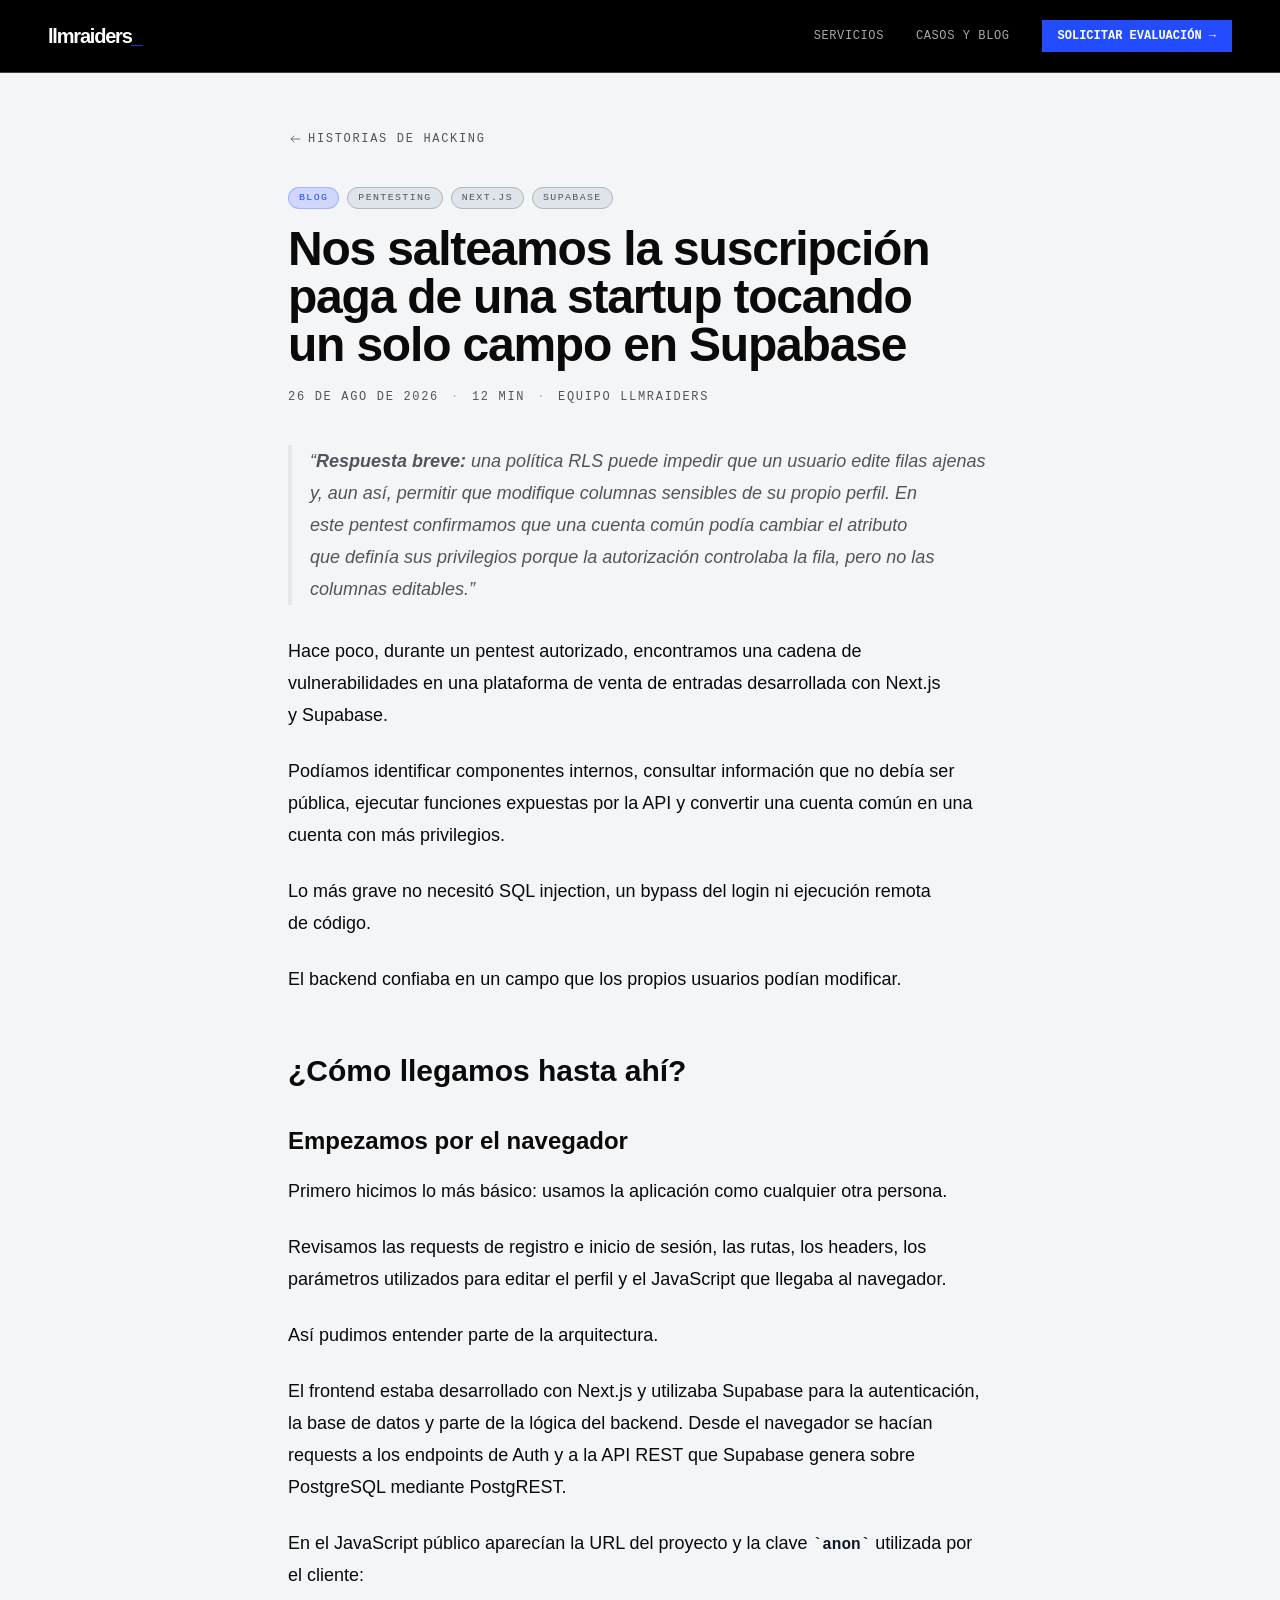
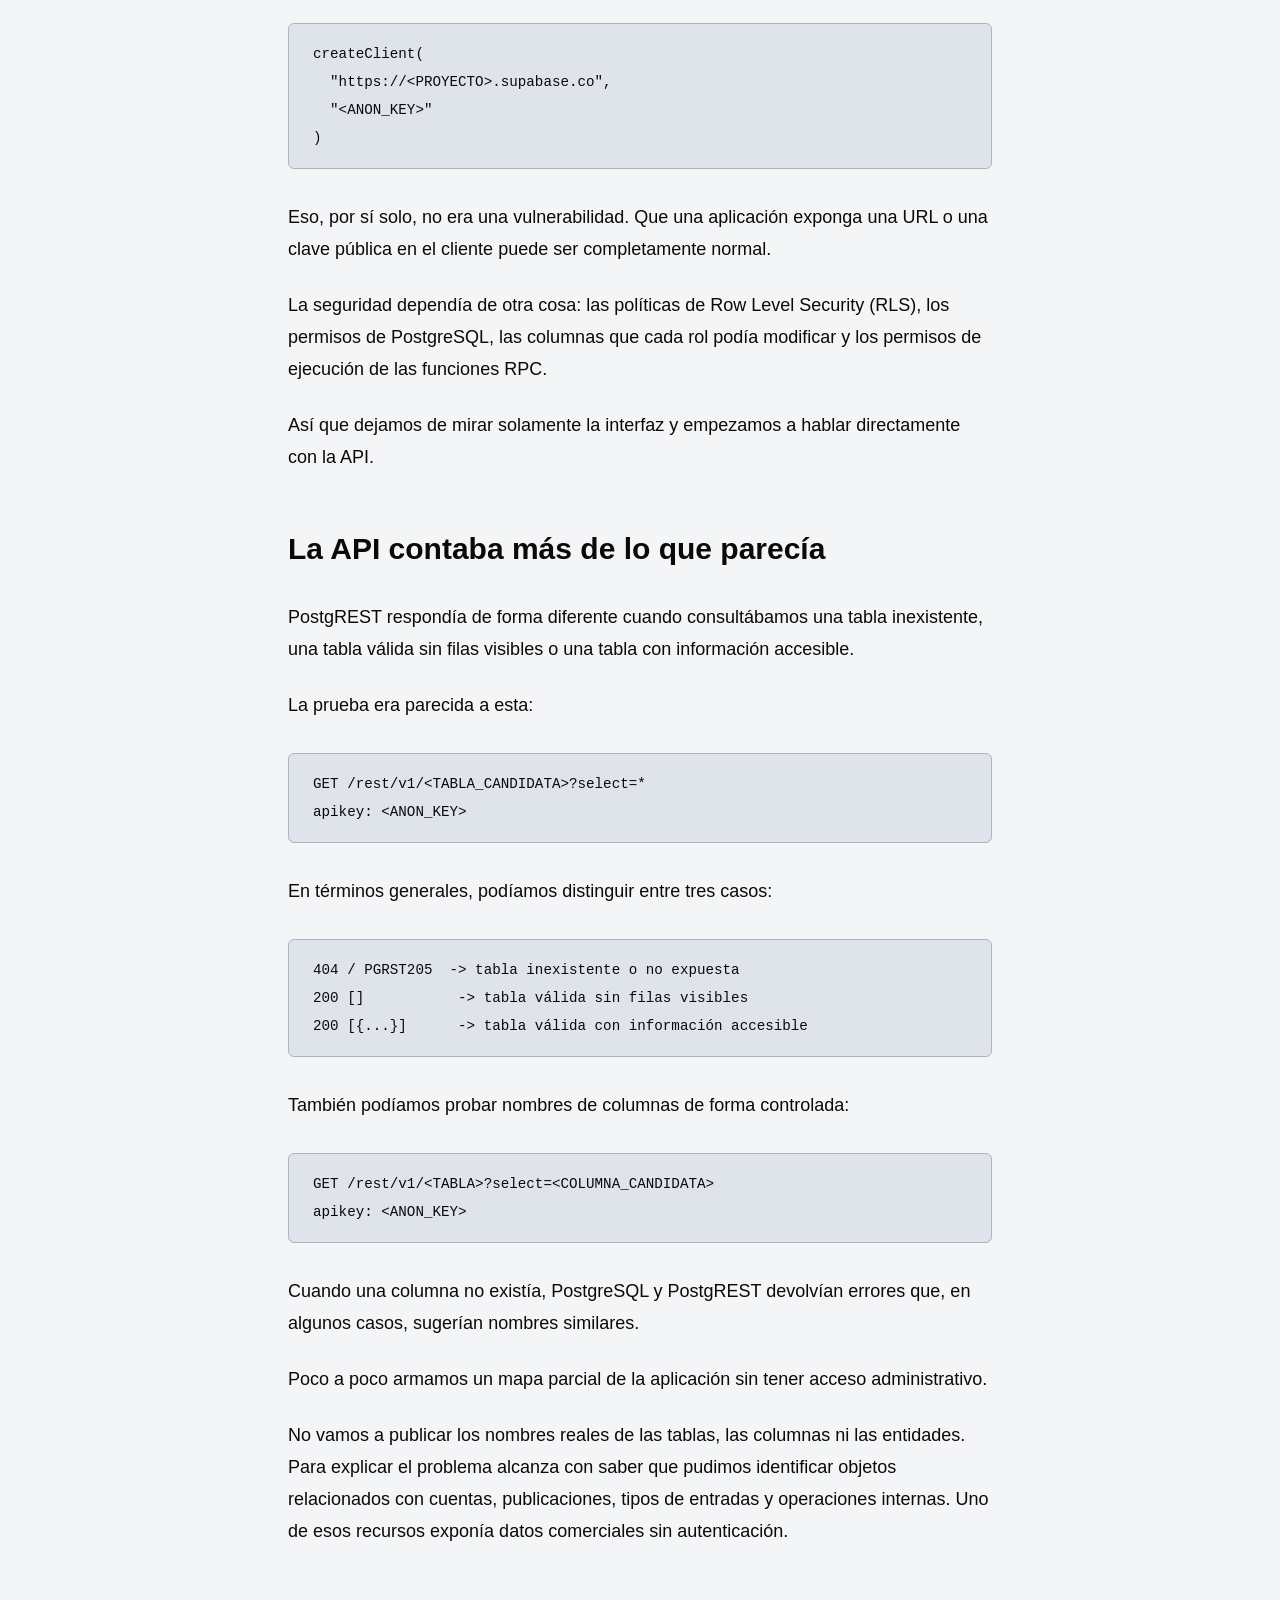
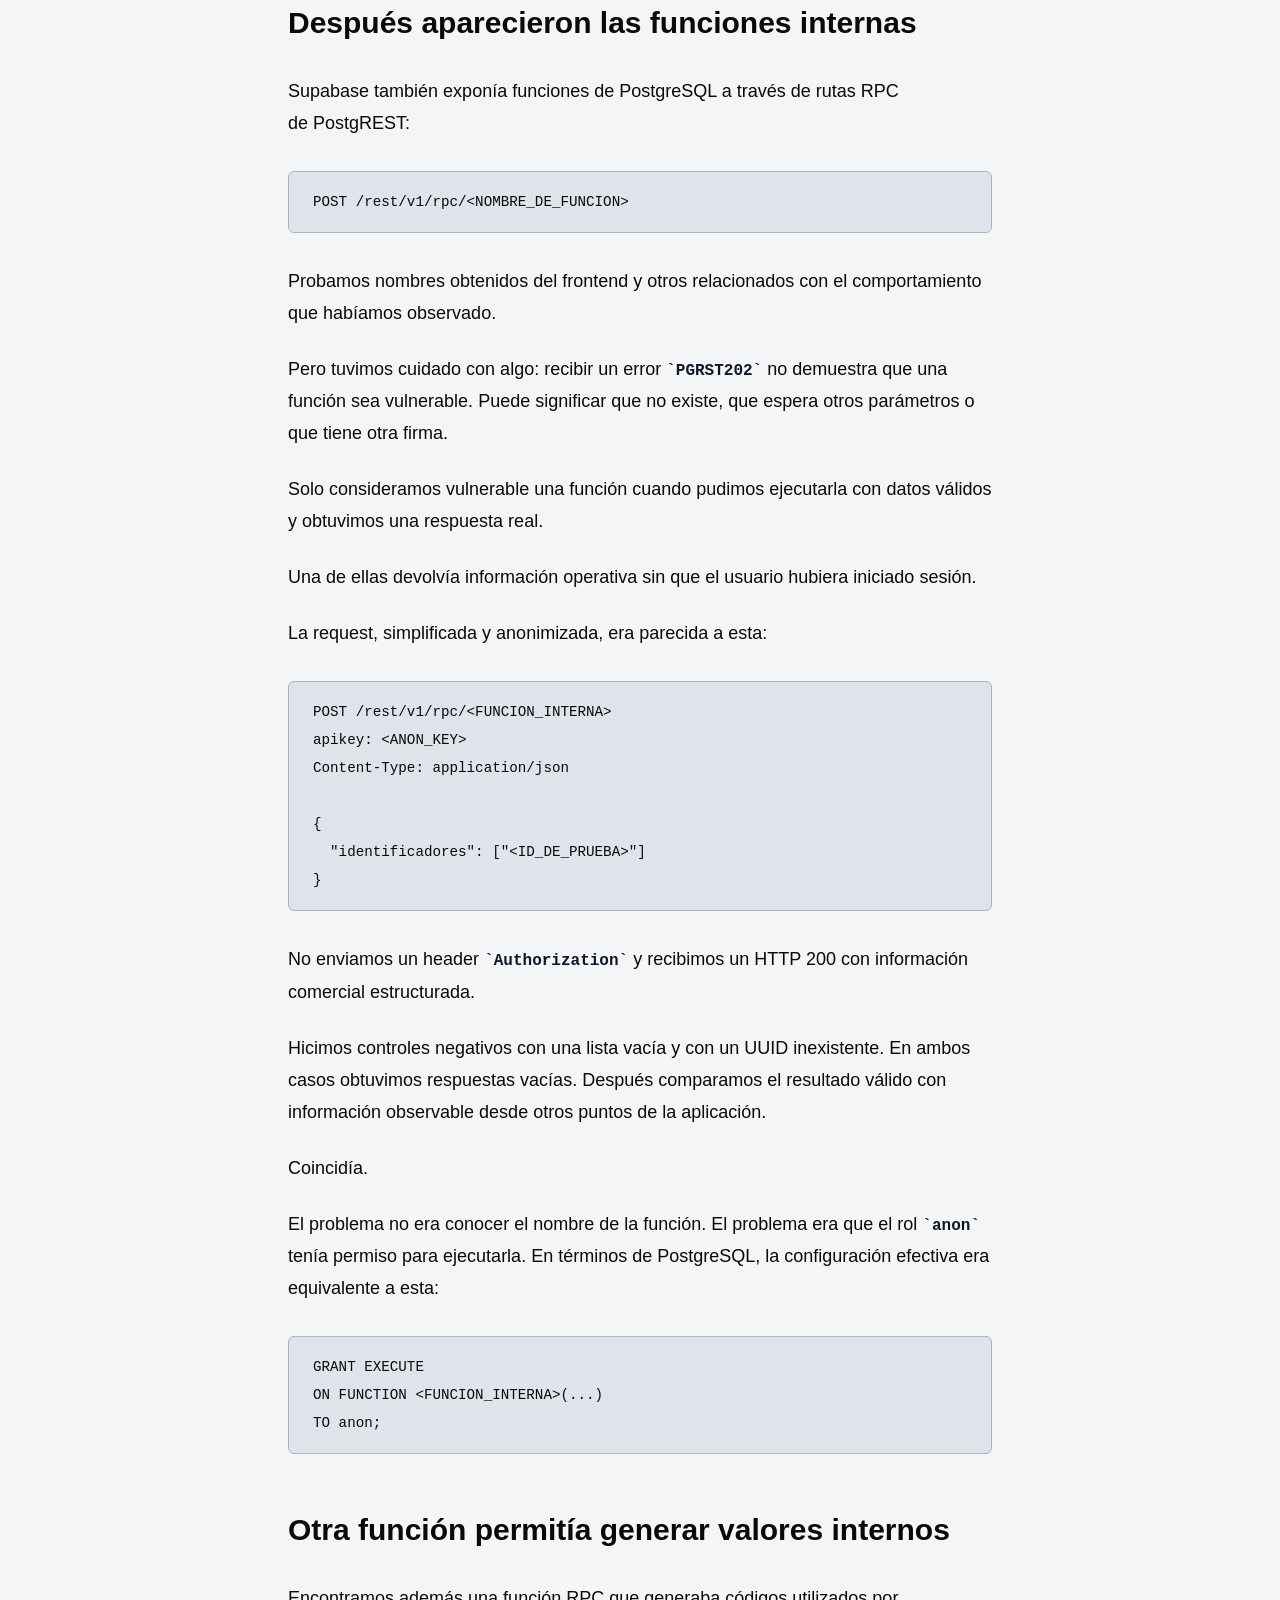
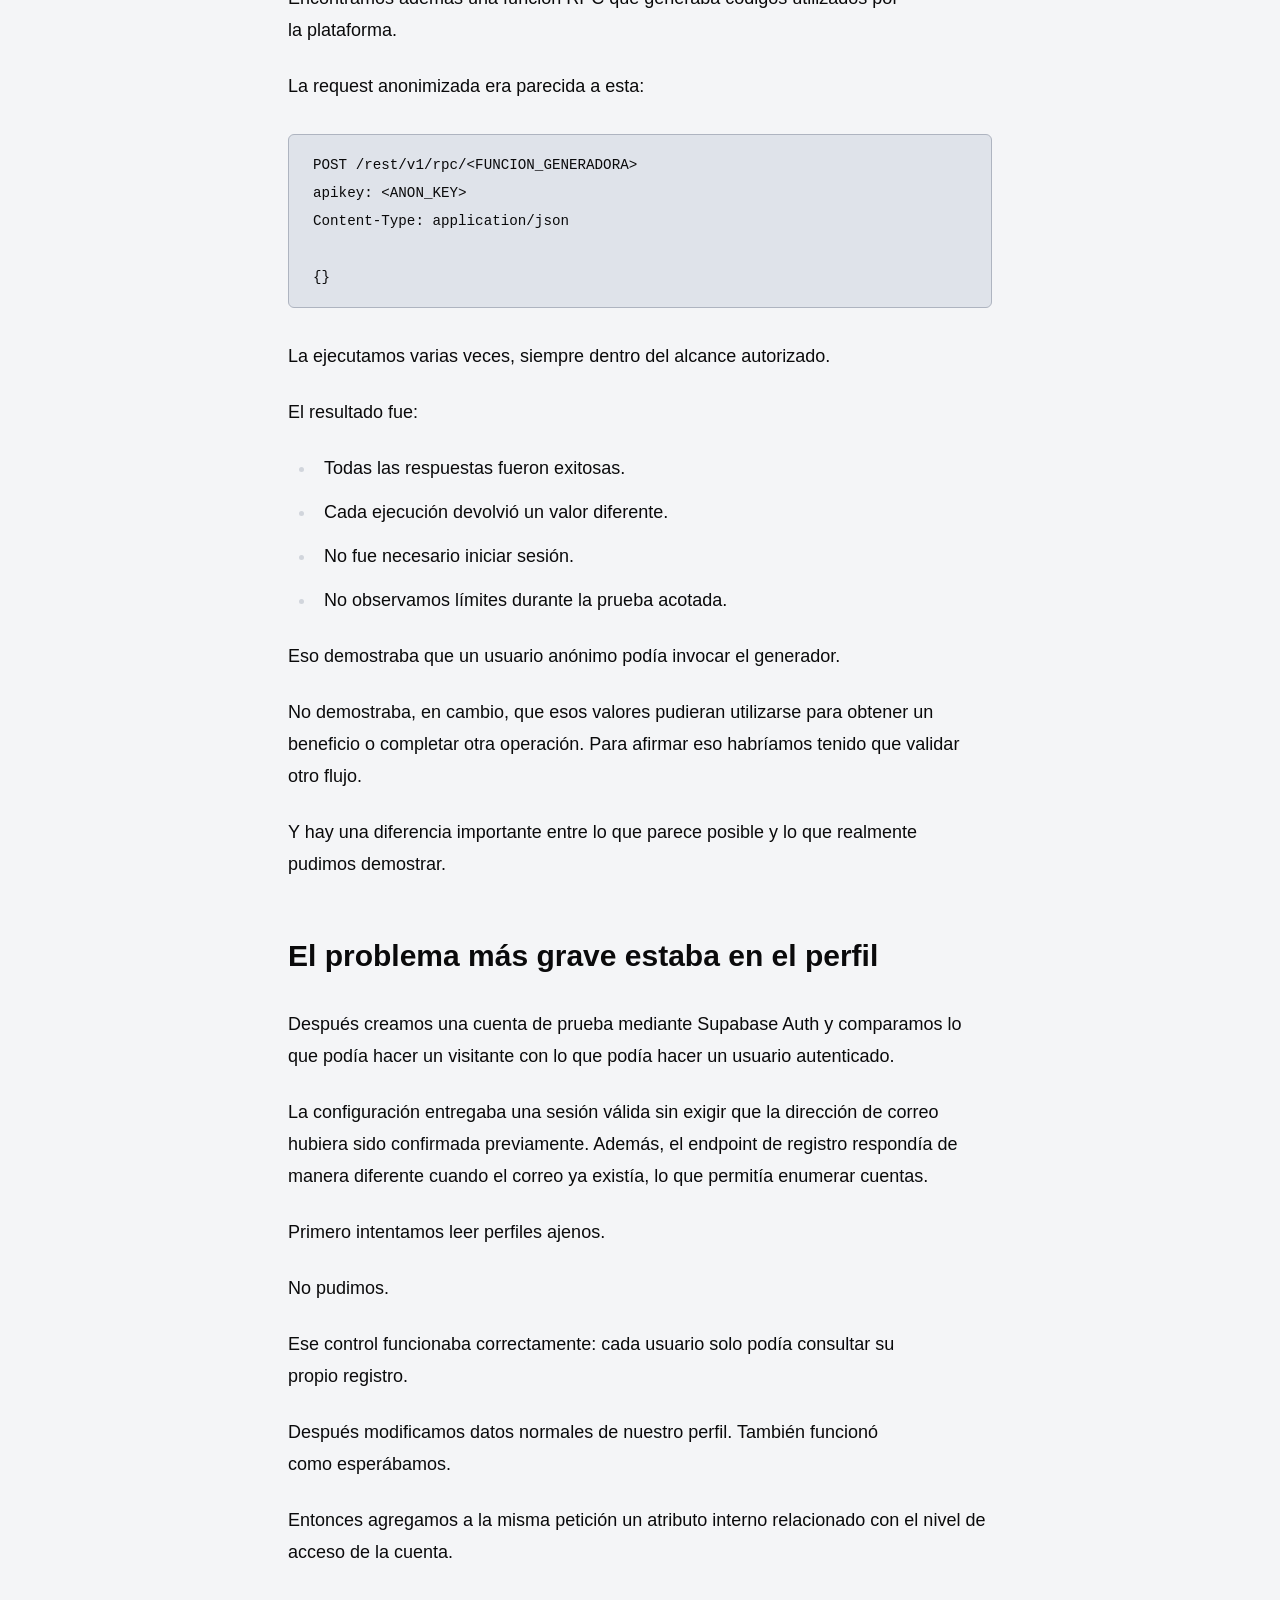
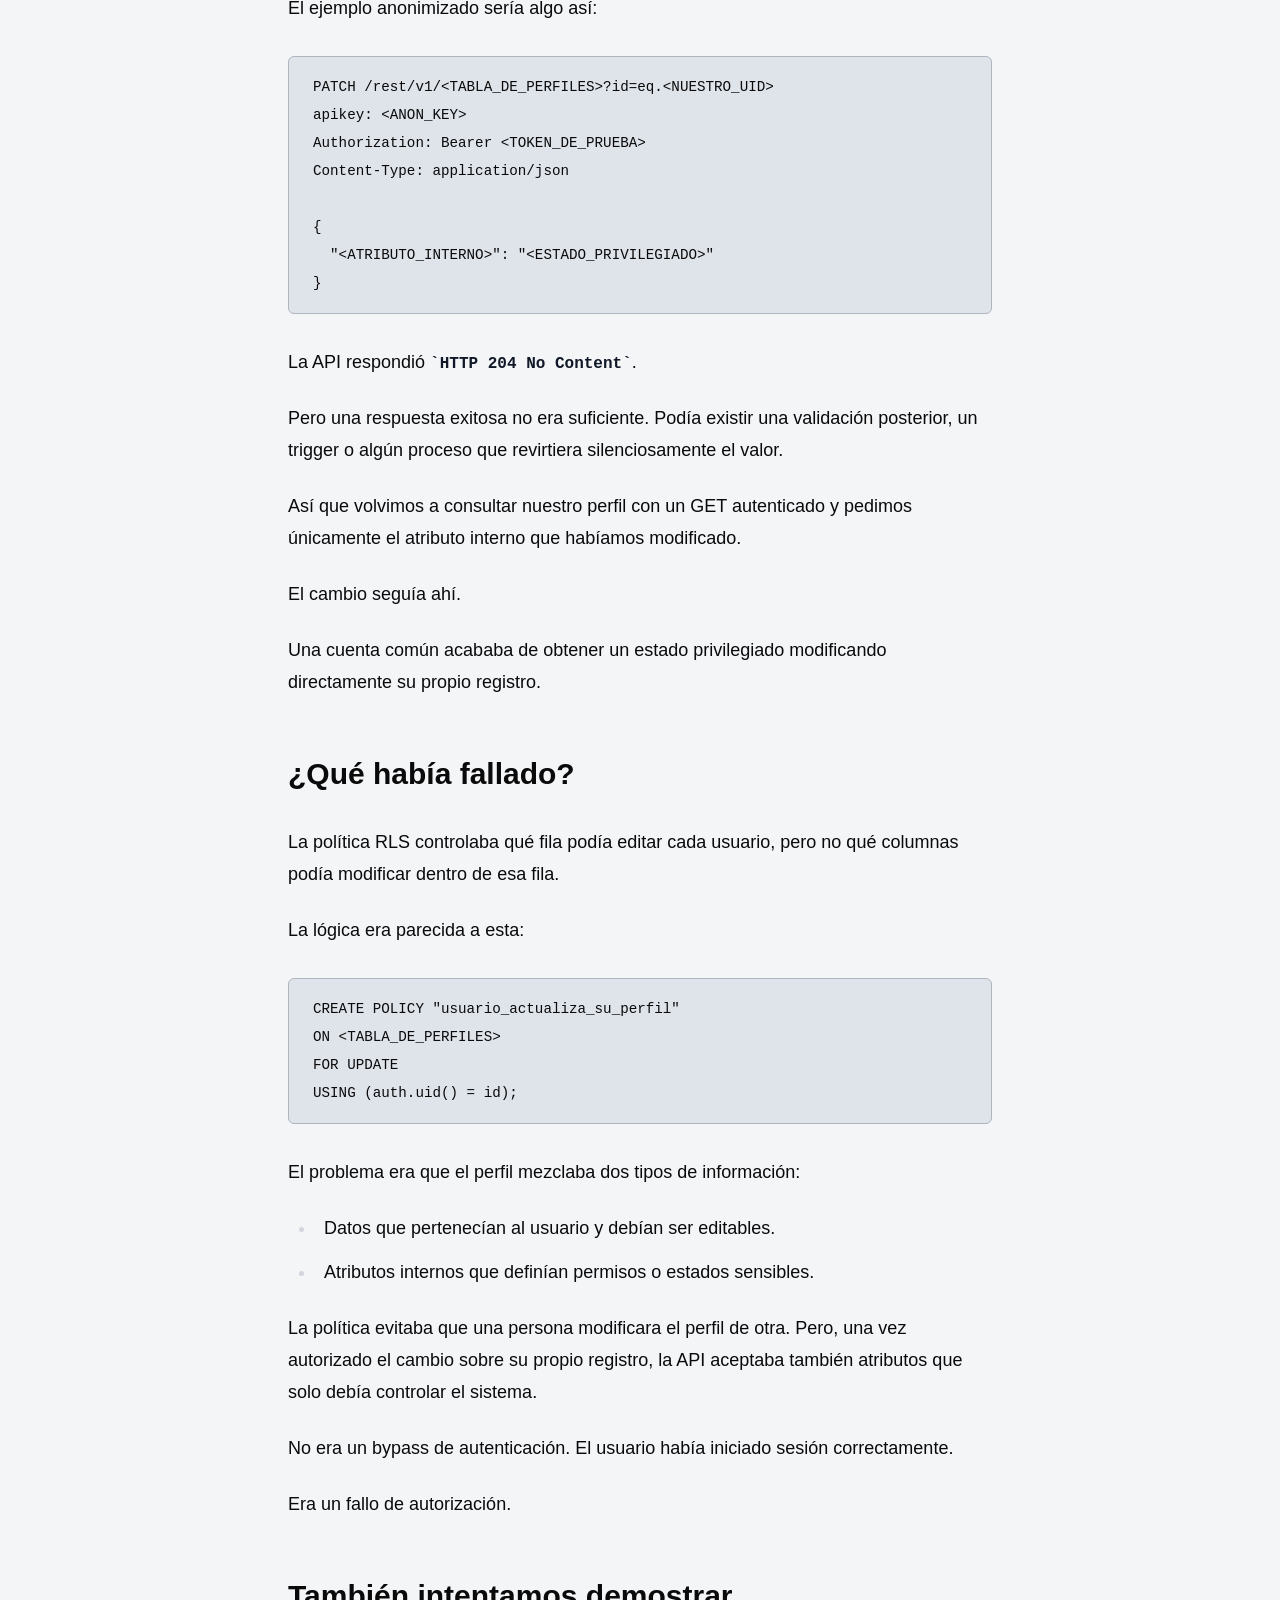
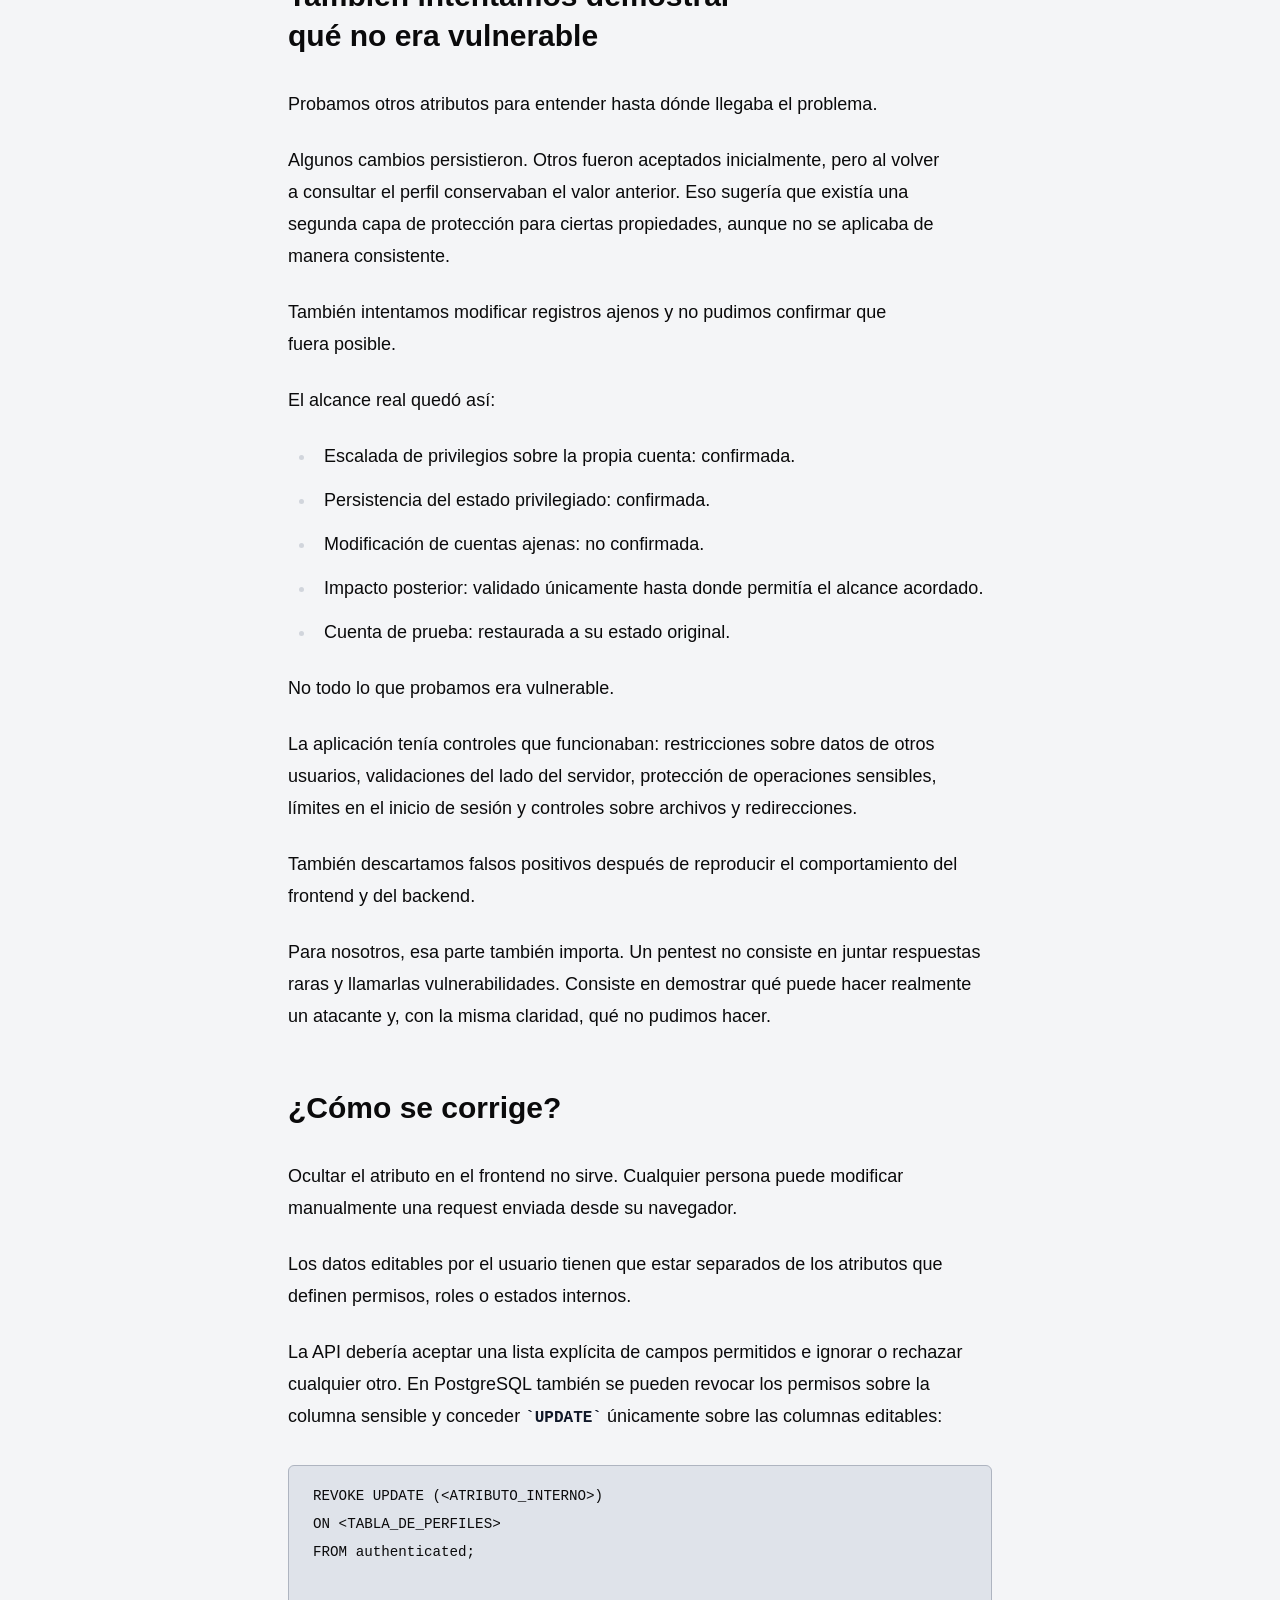
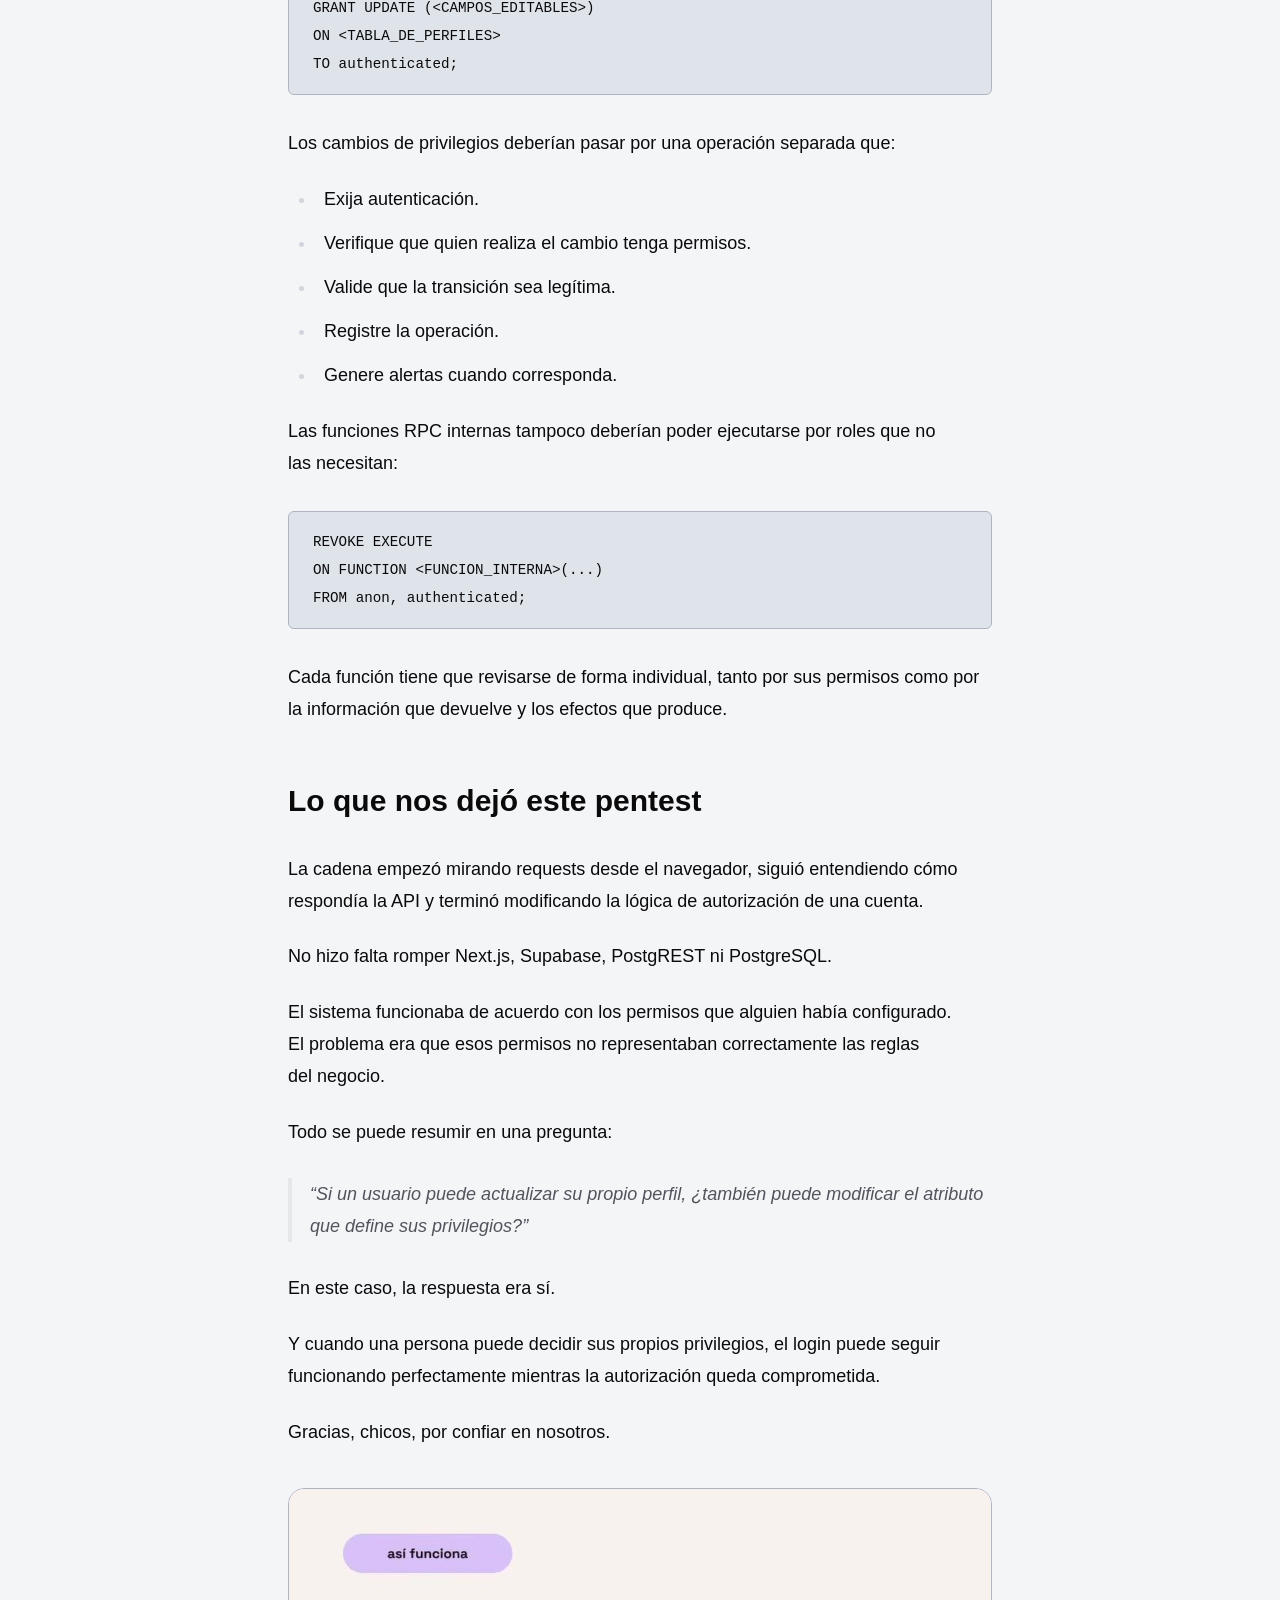
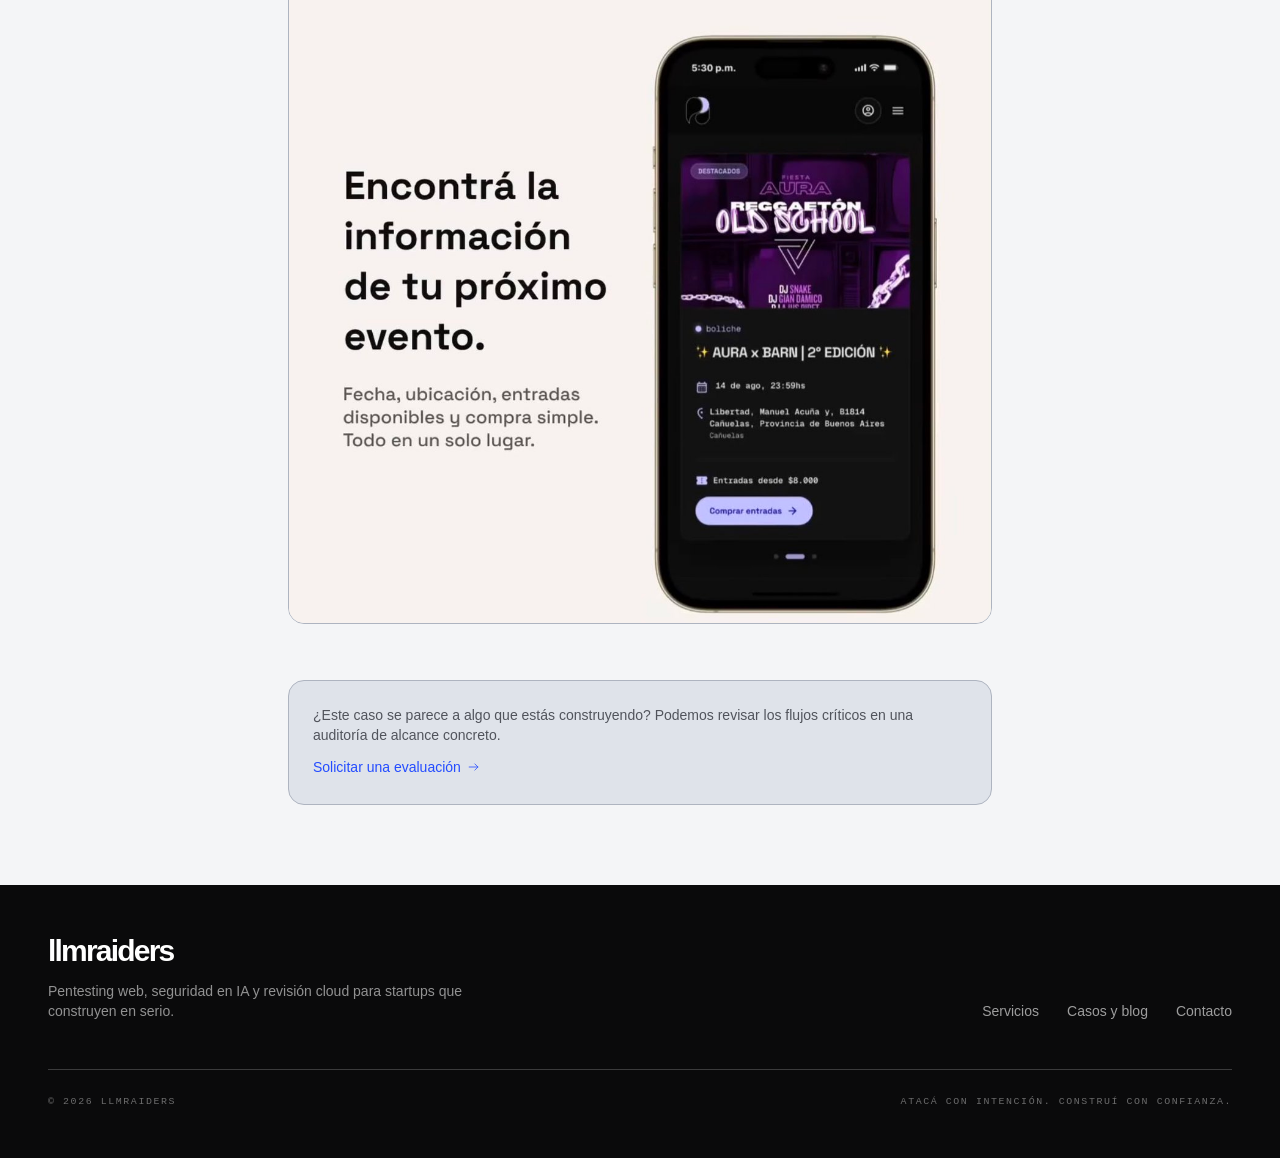
<file: blog/nos-salteamos-la-subscripcion-paga-de-una-startup-de-eventos/index.html>
<!DOCTYPE html><html lang="es" class="h-full antialiased"><head><meta charSet="utf-8"/><meta name="viewport" content="width=device-width, initial-scale=1"/><link rel="stylesheet" href="/_next/static/chunks/23-m0gh45p-64.css" data-precedence="next"/><link rel="preload" as="script" fetchPriority="low" href="/_next/static/chunks/0jvhpaew_uadu.js"/><script src="/_next/static/chunks/3450qyhportkm.js" async=""></script><script src="/_next/static/chunks/36lm--m0zwqtj.js" async=""></script><script src="/_next/static/chunks/3htl4rajoogek.js" async=""></script><script src="/_next/static/chunks/turbopack-37d3-hmopmi7-.js" async=""></script><script src="/_next/static/chunks/08r2ttsw50_0k.js" async="" crossorigin=""></script><script src="/_next/static/chunks/3asgzusumqy02.js" async="" crossorigin=""></script><link rel="preload" href="https://www.googletagmanager.com/gtag/js?id=G-TG8754N3J4" as="script"/><meta name="theme-color" content="#244cff"/><meta name="color-scheme" content="light"/><title>Nos salteamos la suscripción paga de una startup tocando un solo campo en Supabase · LLMraiders</title><meta name="description" content="Durante un pentest encontramos un fallo de autorización en Supabase: una cuenta común podía modificar sus privilegios y saltearse la suscripción paga."/><meta name="application-name" content="LLMraiders"/><meta name="author" content="Equipo LLMraiders"/><link rel="manifest" href="/manifest.webmanifest"/><meta name="keywords" content="pentesting web,seguridad en IA,seguridad cloud,pentesting Supabase,red teaming LLM"/><link rel="canonical" href="https://llmraiders.com/blog/nos-salteamos-la-subscripcion-paga-de-una-startup-de-eventos/"/><meta name="format-detection" content="telephone=no"/><meta name="mobile-web-app-capable" content="yes"/><meta name="apple-mobile-web-app-title" content="LLMraiders"/><meta name="apple-mobile-web-app-status-bar-style" content="default"/><meta property="og:title" content="Nos salteamos la suscripción paga de una startup tocando un solo campo en Supabase"/><meta property="og:description" content="Durante un pentest encontramos un fallo de autorización en Supabase: una cuenta común podía modificar sus privilegios y saltearse la suscripción paga."/><meta property="og:type" content="article"/><meta property="article:published_time" content="2026-08-26"/><meta property="article:modified_time" content="2026-08-29"/><meta name="twitter:card" content="summary_large_image"/><meta name="twitter:title" content="LLMraiders — Seguridad ofensiva para startups"/><meta name="twitter:description" content="Pentesting web, seguridad de IA y cloud con alcance y precio claros."/><link rel="icon" href="/icon.svg?icon.0pmir2wjp_wf3.svg" sizes="any" type="image/svg+xml"/><script src="/_next/static/chunks/0cz1d0mv5g_q7.js" noModule=""></script></head><body class="flex min-h-full flex-col font-body"><div hidden=""><!--$--><!--/$--></div><script type="application/ld+json">{"@context":"https://schema.org","@type":"Organization","name":"LLMraiders","url":"https://llmraiders.com","email":"hablemos@llmraiders.com","description":"Seguridad ofensiva, pentesting y auditorías de sistemas con inteligencia artificial para startups."}</script><script>((a,b,c,d,e,f,g,h)=>{let i=document.documentElement,j=["light","dark"];function k(b){var c;(Array.isArray(a)?a:[a]).forEach(a=>{let c="class"===a,d=c&&f?e.map(a=>f[a]||a):e;c?(i.classList.remove(...d),i.classList.add(f&&f[b]?f[b]:b)):i.setAttribute(a,b)}),c=b,h&&j.includes(c)&&(i.style.colorScheme=c)}if(d)k(d);else try{let a=localStorage.getItem(b)||c,d=g&&"system"===a?window.matchMedia("(prefers-color-scheme: dark)").matches?"dark":"light":a;k(d)}catch(a){}})("class","theme","light",null,["light","dark"],null,false,true)</script><header class="fixed inset-x-0 top-0 z-50 border-b border-white/25 bg-black text-white"><nav aria-label="Navegación principal" class="mx-auto flex h-[4.5rem] max-w-[1380px] items-center justify-between px-5 sm:px-8 lg:px-12"><a aria-label="LLMraiders — inicio" class="text-xl font-black tracking-[-0.06em]" href="/">llmraiders<span class="text-[#244cff]">_</span></a><div class="hidden items-center gap-8 md:flex"><a class="font-mono text-xs uppercase tracking-wider text-white/65 hover:text-white" href="/servicios/">Servicios</a><a class="font-mono text-xs uppercase tracking-wider text-white/65 hover:text-white" href="/blog/">Casos y blog</a><a class="bg-[#244cff] px-4 py-2 font-mono text-xs font-bold uppercase text-white" href="/contacto/">Solicitar evaluación →</a></div><button type="button" aria-label="Abrir menú" aria-expanded="false" aria-controls="mobile-navigation" class="grid h-10 w-10 place-content-center gap-1.5 md:hidden"><span class="block h-px w-5 bg-white transition-transform"></span><span class="block h-px w-5 bg-white transition-transform"></span></button></nav></header><main class="flex-1"><div class="mx-auto w-full max-w-3xl px-5 pb-16 pt-28 sm:px-8 sm:pb-20 sm:pt-32"><article><script type="application/ld+json">{"@context":"https://schema.org","@type":"BlogPosting","headline":"Nos salteamos la suscripción paga de una startup tocando un solo campo en Supabase","description":"Durante un pentest encontramos un fallo de autorización en Supabase: una cuenta común podía modificar sus privilegios y saltearse la suscripción paga.","datePublished":"2026-08-26","dateModified":"2026-08-29","author":{"@type":"Person","name":"Equipo LLMraiders"},"publisher":{"@type":"Organization","name":"LLMraiders","url":"https://llmraiders.com"},"mainEntityOfPage":"https://llmraiders.com/blog/nos-salteamos-la-subscripcion-paga-de-una-startup-de-eventos/"}</script><a class="mb-10 inline-flex items-center gap-1.5 font-mono text-xs uppercase tracking-[0.14em] text-ink-soft transition-colors hover:text-accent" href="/blog/"><svg viewBox="0 0 32 32" aria-hidden="true" fill="none" stroke="currentColor" stroke-width="1.8" stroke-linecap="round" stroke-linejoin="round" class="h-3.5 w-3.5 rotate-180"><path d="M5 16h20M18 9l7 7-7 7"></path></svg>Historias de hacking</a><header class="mb-10"><div class="mb-4 flex flex-wrap items-center gap-2"><span class="inline-flex items-center gap-1.5 rounded-full border px-2.5 py-0.5 font-mono text-[0.62rem] font-medium uppercase tracking-[0.14em] border-accent/25 bg-accent-soft text-accent">blog</span><span class="inline-flex items-center gap-1.5 rounded-full border px-2.5 py-0.5 font-mono text-[0.62rem] font-medium uppercase tracking-[0.14em] border-line bg-surface text-ink-soft">pentesting</span><span class="inline-flex items-center gap-1.5 rounded-full border px-2.5 py-0.5 font-mono text-[0.62rem] font-medium uppercase tracking-[0.14em] border-line bg-surface text-ink-soft">Next.js</span><span class="inline-flex items-center gap-1.5 rounded-full border px-2.5 py-0.5 font-mono text-[0.62rem] font-medium uppercase tracking-[0.14em] border-line bg-surface text-ink-soft">Supabase</span></div><h1 class="max-w-2xl text-3xl font-semibold tracking-tight text-ink sm:text-4xl md:text-5xl">Nos salteamos la suscripción paga de una startup tocando un solo campo en Supabase</h1><div class="mt-5 flex flex-wrap items-center gap-3 font-mono text-xs uppercase tracking-[0.14em] text-ink-soft"><time dateTime="2026-08-26">26 de ago de 2026</time><span class="text-line">·</span><span>12 min</span><span class="text-line">·</span><span>Equipo LLMraiders</span></div></header><div class="prose prose-lg max-w-none"><blockquote>
<p><strong>Respuesta breve:</strong> una política RLS puede impedir que un usuario edite filas ajenas y, aun así, permitir que modifique columnas sensibles de su propio perfil. En este pentest confirmamos que una cuenta común podía cambiar el atributo que definía sus privilegios porque la autorización controlaba la fila, pero no las columnas editables.</p>
</blockquote>
<p>Hace poco, durante un pentest autorizado, encontramos una cadena de vulnerabilidades en una plataforma de venta de entradas desarrollada con Next.js y Supabase.</p>
<p>Podíamos identificar componentes internos, consultar información que no debía ser pública, ejecutar funciones expuestas por la API y convertir una cuenta común en una cuenta con más privilegios.</p>
<p>Lo más grave no necesitó SQL injection, un bypass del login ni ejecución remota de código.</p>
<p>El backend confiaba en un campo que los propios usuarios podían modificar.</p>
<h2>¿Cómo llegamos hasta ahí?</h2>
<h3>Empezamos por el navegador</h3>
<p>Primero hicimos lo más básico: usamos la aplicación como cualquier otra persona.</p>
<p>Revisamos las requests de registro e inicio de sesión, las rutas, los headers, los parámetros utilizados para editar el perfil y el JavaScript que llegaba al navegador.</p>
<p>Así pudimos entender parte de la arquitectura.</p>
<p>El frontend estaba desarrollado con Next.js y utilizaba Supabase para la autenticación, la base de datos y parte de la lógica del backend. Desde el navegador se hacían requests a los endpoints de Auth y a la API REST que Supabase genera sobre PostgreSQL mediante PostgREST.</p>
<p>En el JavaScript público aparecían la URL del proyecto y la clave <code>anon</code> utilizada por el cliente:</p>
<pre><code class="language-typescript">createClient(
  &quot;https://&lt;PROYECTO&gt;.supabase.co&quot;,
  &quot;&lt;ANON_KEY&gt;&quot;
)
</code></pre>
<p>Eso, por sí solo, no era una vulnerabilidad. Que una aplicación exponga una URL o una clave pública en el cliente puede ser completamente normal.</p>
<p>La seguridad dependía de otra cosa: las políticas de Row Level Security (RLS), los permisos de PostgreSQL, las columnas que cada rol podía modificar y los permisos de ejecución de las funciones RPC.</p>
<p>Así que dejamos de mirar solamente la interfaz y empezamos a hablar directamente con la API.</p>
<h2>La API contaba más de lo que parecía</h2>
<p>PostgREST respondía de forma diferente cuando consultábamos una tabla inexistente, una tabla válida sin filas visibles o una tabla con información accesible.</p>
<p>La prueba era parecida a esta:</p>
<pre><code class="language-bash">GET /rest/v1/&lt;TABLA_CANDIDATA&gt;?select=*
apikey: &lt;ANON_KEY&gt;
</code></pre>
<p>En términos generales, podíamos distinguir entre tres casos:</p>
<pre><code class="language-text">404 / PGRST205  -&gt; tabla inexistente o no expuesta
200 []           -&gt; tabla válida sin filas visibles
200 [{...}]      -&gt; tabla válida con información accesible
</code></pre>
<p>También podíamos probar nombres de columnas de forma controlada:</p>
<pre><code class="language-bash">GET /rest/v1/&lt;TABLA&gt;?select=&lt;COLUMNA_CANDIDATA&gt;
apikey: &lt;ANON_KEY&gt;
</code></pre>
<p>Cuando una columna no existía, PostgreSQL y PostgREST devolvían errores que, en algunos casos, sugerían nombres similares.</p>
<p>Poco a poco armamos un mapa parcial de la aplicación sin tener acceso administrativo.</p>
<p>No vamos a publicar los nombres reales de las tablas, las columnas ni las entidades. Para explicar el problema alcanza con saber que pudimos identificar objetos relacionados con cuentas, publicaciones, tipos de entradas y operaciones internas. Uno de esos recursos exponía datos comerciales sin autenticación.</p>
<h2>Después aparecieron las funciones internas</h2>
<p>Supabase también exponía funciones de PostgreSQL a través de rutas RPC de PostgREST:</p>
<pre><code class="language-bash">POST /rest/v1/rpc/&lt;NOMBRE_DE_FUNCION&gt;
</code></pre>
<p>Probamos nombres obtenidos del frontend y otros relacionados con el comportamiento que habíamos observado.</p>
<p>Pero tuvimos cuidado con algo: recibir un error <code>PGRST202</code> no demuestra que una función sea vulnerable. Puede significar que no existe, que espera otros parámetros o que tiene otra firma.</p>
<p>Solo consideramos vulnerable una función cuando pudimos ejecutarla con datos válidos y obtuvimos una respuesta real.</p>
<p>Una de ellas devolvía información operativa sin que el usuario hubiera iniciado sesión.</p>
<p>La request, simplificada y anonimizada, era parecida a esta:</p>
<pre><code class="language-bash">POST /rest/v1/rpc/&lt;FUNCION_INTERNA&gt;
apikey: &lt;ANON_KEY&gt;
Content-Type: application/json

{
  &quot;identificadores&quot;: [&quot;&lt;ID_DE_PRUEBA&gt;&quot;]
}
</code></pre>
<p>No enviamos un header <code>Authorization</code> y recibimos un HTTP 200 con información comercial estructurada.</p>
<p>Hicimos controles negativos con una lista vacía y con un UUID inexistente. En ambos casos obtuvimos respuestas vacías. Después comparamos el resultado válido con información observable desde otros puntos de la aplicación.</p>
<p>Coincidía.</p>
<p>El problema no era conocer el nombre de la función. El problema era que el rol <code>anon</code> tenía permiso para ejecutarla. En términos de PostgreSQL, la configuración efectiva era equivalente a esta:</p>
<pre><code class="language-sql">GRANT EXECUTE
ON FUNCTION &lt;FUNCION_INTERNA&gt;(...)
TO anon;
</code></pre>
<h2>Otra función permitía generar valores internos</h2>
<p>Encontramos además una función RPC que generaba códigos utilizados por la plataforma.</p>
<p>La request anonimizada era parecida a esta:</p>
<pre><code class="language-bash">POST /rest/v1/rpc/&lt;FUNCION_GENERADORA&gt;
apikey: &lt;ANON_KEY&gt;
Content-Type: application/json

{}
</code></pre>
<p>La ejecutamos varias veces, siempre dentro del alcance autorizado.</p>
<p>El resultado fue:</p>
<ul>
<li>Todas las respuestas fueron exitosas.</li>
<li>Cada ejecución devolvió un valor diferente.</li>
<li>No fue necesario iniciar sesión.</li>
<li>No observamos límites durante la prueba acotada.</li>
</ul>
<p>Eso demostraba que un usuario anónimo podía invocar el generador.</p>
<p>No demostraba, en cambio, que esos valores pudieran utilizarse para obtener un beneficio o completar otra operación. Para afirmar eso habríamos tenido que validar otro flujo.</p>
<p>Y hay una diferencia importante entre lo que parece posible y lo que realmente pudimos demostrar.</p>
<h2>El problema más grave estaba en el perfil</h2>
<p>Después creamos una cuenta de prueba mediante Supabase Auth y comparamos lo que podía hacer un visitante con lo que podía hacer un usuario autenticado.</p>
<p>La configuración entregaba una sesión válida sin exigir que la dirección de correo hubiera sido confirmada previamente. Además, el endpoint de registro respondía de manera diferente cuando el correo ya existía, lo que permitía enumerar cuentas.</p>
<p>Primero intentamos leer perfiles ajenos.</p>
<p>No pudimos.</p>
<p>Ese control funcionaba correctamente: cada usuario solo podía consultar su propio registro.</p>
<p>Después modificamos datos normales de nuestro perfil. También funcionó como esperábamos.</p>
<p>Entonces agregamos a la misma petición un atributo interno relacionado con el nivel de acceso de la cuenta.</p>
<p>El ejemplo anonimizado sería algo así:</p>
<pre><code class="language-bash">PATCH /rest/v1/&lt;TABLA_DE_PERFILES&gt;?id=eq.&lt;NUESTRO_UID&gt;
apikey: &lt;ANON_KEY&gt;
Authorization: Bearer &lt;TOKEN_DE_PRUEBA&gt;
Content-Type: application/json

{
  &quot;&lt;ATRIBUTO_INTERNO&gt;&quot;: &quot;&lt;ESTADO_PRIVILEGIADO&gt;&quot;
}
</code></pre>
<p>La API respondió <code>HTTP 204 No Content</code>.</p>
<p>Pero una respuesta exitosa no era suficiente. Podía existir una validación posterior, un trigger o algún proceso que revirtiera silenciosamente el valor.</p>
<p>Así que volvimos a consultar nuestro perfil con un GET autenticado y pedimos únicamente el atributo interno que habíamos modificado.</p>
<p>El cambio seguía ahí.</p>
<p>Una cuenta común acababa de obtener un estado privilegiado modificando directamente su propio registro.</p>
<h2>¿Qué había fallado?</h2>
<p>La política RLS controlaba qué fila podía editar cada usuario, pero no qué columnas podía modificar dentro de esa fila.</p>
<p>La lógica era parecida a esta:</p>
<pre><code class="language-sql">CREATE POLICY &quot;usuario_actualiza_su_perfil&quot;
ON &lt;TABLA_DE_PERFILES&gt;
FOR UPDATE
USING (auth.uid() = id);
</code></pre>
<p>El problema era que el perfil mezclaba dos tipos de información:</p>
<ul>
<li>Datos que pertenecían al usuario y debían ser editables.</li>
<li>Atributos internos que definían permisos o estados sensibles.</li>
</ul>
<p>La política evitaba que una persona modificara el perfil de otra. Pero, una vez autorizado el cambio sobre su propio registro, la API aceptaba también atributos que solo debía controlar el sistema.</p>
<p>No era un bypass de autenticación. El usuario había iniciado sesión correctamente.</p>
<p>Era un fallo de autorización.</p>
<h2>También intentamos demostrar qué no era vulnerable</h2>
<p>Probamos otros atributos para entender hasta dónde llegaba el problema.</p>
<p>Algunos cambios persistieron. Otros fueron aceptados inicialmente, pero al volver a consultar el perfil conservaban el valor anterior. Eso sugería que existía una segunda capa de protección para ciertas propiedades, aunque no se aplicaba de manera consistente.</p>
<p>También intentamos modificar registros ajenos y no pudimos confirmar que fuera posible.</p>
<p>El alcance real quedó así:</p>
<ul>
<li>Escalada de privilegios sobre la propia cuenta: confirmada.</li>
<li>Persistencia del estado privilegiado: confirmada.</li>
<li>Modificación de cuentas ajenas: no confirmada.</li>
<li>Impacto posterior: validado únicamente hasta donde permitía el alcance acordado.</li>
<li>Cuenta de prueba: restaurada a su estado original.</li>
</ul>
<p>No todo lo que probamos era vulnerable.</p>
<p>La aplicación tenía controles que funcionaban: restricciones sobre datos de otros usuarios, validaciones del lado del servidor, protección de operaciones sensibles, límites en el inicio de sesión y controles sobre archivos y redirecciones.</p>
<p>También descartamos falsos positivos después de reproducir el comportamiento del frontend y del backend.</p>
<p>Para nosotros, esa parte también importa. Un pentest no consiste en juntar respuestas raras y llamarlas vulnerabilidades. Consiste en demostrar qué puede hacer realmente un atacante y, con la misma claridad, qué no pudimos hacer.</p>
<h2>¿Cómo se corrige?</h2>
<p>Ocultar el atributo en el frontend no sirve. Cualquier persona puede modificar manualmente una request enviada desde su navegador.</p>
<p>Los datos editables por el usuario tienen que estar separados de los atributos que definen permisos, roles o estados internos.</p>
<p>La API debería aceptar una lista explícita de campos permitidos e ignorar o rechazar cualquier otro. En PostgreSQL también se pueden revocar los permisos sobre la columna sensible y conceder <code>UPDATE</code> únicamente sobre las columnas editables:</p>
<pre><code class="language-sql">REVOKE UPDATE (&lt;ATRIBUTO_INTERNO&gt;)
ON &lt;TABLA_DE_PERFILES&gt;
FROM authenticated;

GRANT UPDATE (&lt;CAMPOS_EDITABLES&gt;)
ON &lt;TABLA_DE_PERFILES&gt;
TO authenticated;
</code></pre>
<p>Los cambios de privilegios deberían pasar por una operación separada que:</p>
<ul>
<li>Exija autenticación.</li>
<li>Verifique que quien realiza el cambio tenga permisos.</li>
<li>Valide que la transición sea legítima.</li>
<li>Registre la operación.</li>
<li>Genere alertas cuando corresponda.</li>
</ul>
<p>Las funciones RPC internas tampoco deberían poder ejecutarse por roles que no las necesitan:</p>
<pre><code class="language-sql">REVOKE EXECUTE
ON FUNCTION &lt;FUNCION_INTERNA&gt;(...)
FROM anon, authenticated;
</code></pre>
<p>Cada función tiene que revisarse de forma individual, tanto por sus permisos como por la información que devuelve y los efectos que produce.</p>
<h2>Lo que nos dejó este pentest</h2>
<p>La cadena empezó mirando requests desde el navegador, siguió entendiendo cómo respondía la API y terminó modificando la lógica de autorización de una cuenta.</p>
<p>No hizo falta romper Next.js, Supabase, PostgREST ni PostgreSQL.</p>
<p>El sistema funcionaba de acuerdo con los permisos que alguien había configurado. El problema era que esos permisos no representaban correctamente las reglas del negocio.</p>
<p>Todo se puede resumir en una pregunta:</p>
<blockquote>
<p>Si un usuario puede actualizar su propio perfil, ¿también puede modificar el atributo que define sus privilegios?</p>
</blockquote>
<p>En este caso, la respuesta era sí.</p>
<p>Y cuando una persona puede decidir sus propios privilegios, el login puede seguir funcionando perfectamente mientras la autorización queda comprometida.</p>
<p>Gracias, chicos, por confiar en nosotros.</p>
<img alt="Resumen visual del pentest autorizado" loading="lazy" width="1148" height="1200" decoding="async" data-nimg="1" class="mt-10 rounded-2xl border border-line" style="color:transparent" src="/_next/static/media/post1.29ts38ite_szq.jpg"/></div><div class="mt-14 rounded-2xl border border-line bg-surface p-6"><p class="text-sm text-ink-soft">¿Este caso se parece a algo que estás construyendo? Podemos revisar los flujos críticos en una auditoría de alcance concreto.</p><a class="mt-3 inline-flex items-center gap-1.5 text-sm font-medium text-accent transition-colors hover:text-accent-deep" href="/contacto/?origen=blog">Solicitar una evaluación <svg viewBox="0 0 32 32" aria-hidden="true" fill="none" stroke="currentColor" stroke-width="1.8" stroke-linecap="round" stroke-linejoin="round" class="h-3.5 w-3.5"><path d="M5 16h20M18 9l7 7-7 7"></path></svg></a></div></article><!--$--><!--/$--></div></main><footer class="bg-ink text-white"><div class="mx-auto max-w-[1380px] px-5 py-12 sm:px-8 lg:px-12"><div class="flex flex-col gap-10 border-b border-white/20 pb-12 sm:flex-row sm:items-end sm:justify-between"><div><a class="text-3xl font-semibold tracking-[-0.06em]" href="/">llmraiders</a><p class="mt-3 max-w-md text-sm text-white/55">Pentesting web, seguridad en IA y revisión cloud para startups que construyen en serio.</p></div><div class="flex flex-wrap gap-7 text-sm text-white/60"><a class="hover:text-white" href="/servicios/">Servicios</a><a class="hover:text-white" href="/blog/">Casos y blog</a><a class="hover:text-white" href="/contacto/">Contacto</a></div></div><div class="flex flex-col gap-3 pt-6 font-mono text-[0.62rem] uppercase tracking-[0.16em] text-white/40 sm:flex-row sm:justify-between"><p>© 2026 LLMraiders</p><p>Atacá con intención. Construí con confianza.</p></div></div></footer><script src="/_next/static/chunks/0jvhpaew_uadu.js" id="_R_" async=""></script><script>(self.__next_f=self.__next_f||[]).push([0])</script><script>self.__next_f.push([1,"1:\"$Sreact.fragment\"\n2:I[11414,[\"/_next/static/chunks/08r2ttsw50_0k.js\"],\"Providers\"]\n3:I[42724,[\"/_next/static/chunks/08r2ttsw50_0k.js\"],\"Nav\"]\n4:I[39756,[\"/_next/static/chunks/08r2ttsw50_0k.js\"],\"default\"]\n5:I[37457,[\"/_next/static/chunks/08r2ttsw50_0k.js\"],\"default\"]\n6:I[22016,[\"/_next/static/chunks/08r2ttsw50_0k.js\",\"/_next/static/chunks/3asgzusumqy02.js\"],\"\"]\n7:I[30679,[\"/_next/static/chunks/08r2ttsw50_0k.js\"],\"ServiceWorkerRegistration\"]\n8:I[79520,[\"/_next/static/chunks/08r2ttsw50_0k.js\"],\"\"]\ne:I[68027,[\"/_next/static/chunks/08r2ttsw50_0k.js\"],\"default\",1]\n:HL[\"/_next/static/chunks/23-m0gh45p-64.css\",\"style\"]\nc:X\n0:{\"P\":null,\"c\":[\"\",\"blog\",\"nos-salteamos-la-subscripcion-paga-de-una-startup-de-eventos\",\"\"],\"q\":\"\",\"i\":false,\"f\":[[[\"\",{\"children\":[\"blog\",{\"children\":[[\"slug\",\"nos-salteamos-la-subscripcion-paga-de-una-startup-de-eventos\",\"d\",[]],{\"children\":[\"__PAGE__\",{},\"$undefined\",\"$undefined\",4608]},\"$undefined\",\"$undefined\",4608]},\"$undefined\",\"$undefined\",4608]},\"$undefined\",\"$undefined\",4624],[[\"$\",\"$1\",\"c\",{\"children\":[[[\"$\",\"link\",\"0\",{\"rel\":\"stylesheet\",\"href\":\"/_next/static/chunks/23-m0gh45p-64.css\",\"precedence\":\"next\",\"crossOrigin\":\"$undefined\",\"nonce\":\"$undefined\"}],[\"$\",\"script\",\"script-0\",{\"src\":\"/_next/static/chunks/08r2ttsw50_0k.js\",\"async\":true,\"nonce\":\"$undefined\"}]],[\"$\",\"html\",null,{\"lang\":\"es\",\"suppressHydrationWarning\":true,\"className\":\"h-full antialiased\",\"children\":[\"$\",\"body\",null,{\"className\":\"flex min-h-full flex-col font-body\",\"children\":[[\"$\",\"script\",null,{\"type\":\"application/ld+json\",\"dangerouslySetInnerHTML\":{\"__html\":\"{\\\"@context\\\":\\\"https://schema.org\\\",\\\"@type\\\":\\\"Organization\\\",\\\"name\\\":\\\"LLMraiders\\\",\\\"url\\\":\\\"https://llmraiders.com\\\",\\\"email\\\":\\\"hablemos@llmraiders.com\\\",\\\"description\\\":\\\"Seguridad ofensiva, pentesting y auditorías de sistemas con inteligencia artificial para startups.\\\"}\"}}],[\"$\",\"$L2\",null,{\"children\":[[\"$\",\"$L3\",null,{}],[\"$\",\"main\",null,{\"className\":\"flex-1\",\"children\":[\"$\",\"$L4\",null,{\"parallelRouterKey\":\"children\",\"error\":\"$undefined\",\"errorStyles\":\"$undefined\",\"errorScripts\":\"$undefined\",\"template\":[\"$\",\"$L5\",null,{}],\"templateStyles\":\"$undefined\",\"templateScripts\":\"$undefined\",\"notFound\":[[[\"$\",\"title\",null,{\"children\":\"404: This page could not be found.\"}],[\"$\",\"div\",null,{\"style\":{\"fontFamily\":\"system-ui,\\\"Segoe UI\\\",Roboto,Helvetica,Arial,sans-serif,\\\"Apple Color Emoji\\\",\\\"Segoe UI Emoji\\\"\",\"height\":\"100vh\",\"textAlign\":\"center\",\"display\":\"flex\",\"flexDirection\":\"column\",\"alignItems\":\"center\",\"justifyContent\":\"center\"},\"children\":[\"$\",\"div\",null,{\"children\":[[\"$\",\"style\",null,{\"dangerouslySetInnerHTML\":{\"__html\":\"body{color:#000;background:#fff;margin:0}.next-error-h1{border-right:1px solid rgba(0,0,0,.3)}@media (prefers-color-scheme:dark){body{color:#fff;background:#000}.next-error-h1{border-right:1px solid rgba(255,255,255,.3)}}\"}}],[\"$\",\"h1\",null,{\"className\":\"next-error-h1\",\"style\":{\"display\":\"inline-block\",\"margin\":\"0 20px 0 0\",\"padding\":\"0 23px 0 0\",\"fontSize\":24,\"fontWeight\":500,\"verticalAlign\":\"top\",\"lineHeight\":\"49px\"},\"children\":404}],[\"$\",\"div\",null,{\"style\":{\"display\":\"inline-block\"},\"children\":[\"$\",\"h2\",null,{\"style\":{\"fontSize\":14,\"fontWeight\":400,\"lineHeight\":\"49px\",\"margin\":0},\"children\":\"This page could not be found.\"}]}]]}]}]],[]],\"forbidden\":\"$undefined\",\"unauthorized\":\"$undefined\"}]}],[\"$\",\"footer\",null,{\"className\":\"bg-ink text-white\",\"children\":[\"$\",\"div\",null,{\"className\":\"mx-auto max-w-[1380px] px-5 py-12 sm:px-8 lg:px-12\",\"children\":[[\"$\",\"div\",null,{\"className\":\"flex flex-col gap-10 border-b border-white/20 pb-12 sm:flex-row sm:items-end sm:justify-between\",\"children\":[[\"$\",\"div\",null,{\"children\":[[\"$\",\"$L6\",null,{\"href\":\"/\",\"className\":\"text-3xl font-semibold tracking-[-0.06em]\",\"children\":\"llmraiders\"}],[\"$\",\"p\",null,{\"className\":\"mt-3 max-w-md text-sm text-white/55\",\"children\":\"Pentesting web, seguridad en IA y revisión cloud para startups que construyen en serio.\"}]]}],[\"$\",\"div\",null,{\"className\":\"flex flex-wrap gap-7 text-sm text-white/60\",\"children\":[[\"$\",\"$L6\",null,{\"href\":\"/servicios/\",\"className\":\"hover:text-white\",\"children\":\"Servicios\"}],[\"$\",\"$L6\",null,{\"href\":\"/blog/\",\"className\":\"hover:text-white\",\"children\":\"Casos y blog\"}],[\"$\",\"$L6\",null,{\"href\":\"/contacto/\",\"className\":\"hover:text-white\",\"children\":\"Contacto\"}]]}]]}],[\"$\",\"div\",null,{\"className\":\"flex flex-col gap-3 pt-6 font-mono text-[0.62rem] uppercase tracking-[0.16em] text-white/40 sm:flex-row sm:justify-between\",\"children\":[[\"$\",\"p\",null,{\"children\":\"© 2026 LLMraiders\"}],[\"$\",\"p\",null,{\"children\":\"Atacá con intención. Construí con confianza.\"}]]}]]}]}],[\"$\",\"$L7\",null,{}]]}],[[\"$\",\"$L8\",null,{\"src\":\"https://www.googletagmanager.com/gtag/js?id=G-TG8754N3J4\",\"strategy\":\"afterInteractive\"}],[\"$\",\"$L8\",null,{\"id\":\"google-analytics\",\"strategy\":\"afterInteractive\",\"children\":\"\\n          window.dataLayer = window.dataLayer || [];\\n          function gtag(){dataLayer.push(arguments);}\\n          gtag('js', new Date());\\n          gtag('config', 'G-TG8754N3J4');\\n        \"}]]]}]}]]}],{\"children\":[[\"$\",\"$1\",\"c\",{\"children\":[null,[\"$\",\"div\",null,{\"className\":\"mx-auto w-full max-w-3xl px-5 pb-16 pt-28 sm:px-8 sm:pb-20 sm:pt-32\",\"children\":\"$L9\"}]]}],{\"children\":[\"$La\",{\"children\":[\"$Lb\",{},null,false,null]},null,false,\"$c\"]},null,false,null]},null,false,null],\"$Ld\",false]],\"m\":\"$undefined\",\"G\":[\"$e\",[\"$Lf\"]],\"S\":true,\"h\":null,\"r\":\"$undefined\",\"s\":\"$undefined\",\"a\":\"$undefined\",\"l\":\"$undefined\",\"p\":\"$undefined\",\"d\":\"$undefined\",\"b\":\"GaVe52134OItbIwAkN1o9\"}\n11:I[97367,[\"/_next/static/chunks/08r2ttsw50_0k.js\"],\"OutletBoundary\"]\n12:\"$Sreact.suspense\"\n14:I[97367,[\"/_next/static/chunks/08r2ttsw50_0k.js\"],\"ViewportBoundary\"]\n16:I[97367,[\"/_next/static/chunks/08r2ttsw50_0k.js\"],\"MetadataBoundary\"]\n9:[\"$\",\"$L4\",null,{\"parallelRouterKey\":\"children\",\"error\":\"$undefined\",\"errorStyles\":\"$undefined\",\"errorScripts\":\"$undefined\",\"template\":[\"$\",\"$L5\",null,{}],\"templateStyles\":\"$undefined\",\"templateScripts\":\"$undefined\",\"notFound\":\"$undefined\",\"forbidden\":\"$undefined\",\"unauthorized\":\"$undefined\"}]\na:[\"$\",\"$1\",\"c\",{\"children\":[null,[\"$\",\"$L4\",null,{\"parallelRouterKey\":\"children\",\"error\":\"$undefined\",\"errorStyles\":\"$undefined\",\"errorScripts\":\"$undefined\",\"template\":[\"$\",\"$L5\",null,{}],\"templateStyles\":\"$undefined\",\"templateScripts\":\"$undefined\",\"notFound\":\"$undefined\",\"forbidden\":\"$undefined\",\"unauthorized\":\"$undefined\"}]]}]\nb:[\"$\",\"$1\",\"c\",{\"children\":[\"$L10\",[[\"$\",\"script\",\"script-0\",{\"src\":\"/_next/static/chunks/3asgzusumqy02.js\",\"async\":true,\"nonce\":\"$undefined\"}]],[\"$\",\"$L11\",null,{\"children\":[\"$\",\"$12\",null,{\"name\":\"Next.MetadataOutlet\",\"children\":\"$@13\"}]}]]}]\nd:[\"$\",\"$1\",\"h\",{\"children\":[null,[\"$\",\"$L14\",null,{\"children\":\"$L15\"}],[\"$\",\"div\",null,{\"hidden\":true,\"children\":[\"$\",\"$L16\",null,{\"children\":[\"$\",\"$12\",null,{\"name\":\"Next.Metadata\",\"children\":\"$L17\"}]}]}],null]}]\nf:[\"$\",\"link\",\"0\",{\"rel\":\"stylesheet\",\"href\":\"/_next/static/chunks/23-m0gh45p-64.css\",\"precedence\":\"next\",\"crossOrigin\":\"$undefined\",\"nonce\":\"$undefined\"}]\nc:C\n10:[\"$\",\"article\",null,{\"children\":[[\"$\",\"script\",null,{\"type\":\"application/ld+json\",\"dangerouslySetInnerHTML\":{\"__html\":\"{\\\"@context\\\":\\\"https://schema.org\\\",\\\"@type\\\":\\\"BlogPosting\\\",\\\"headline\\\":\\\"Nos salteamos la suscripción paga de una startup tocando un solo campo en Supabase\\\",\\\"description\\\":\\\"Durante un pentest encontramos un fallo de autorización en Supabase: una cuenta común podía modificar sus privilegios y saltearse la suscripción paga.\\\",\\\"datePublished\\\":\\\"2026-08-26\\\",\\\"dateModified\\\":\\\"2026-08-29\\\",\\\"author\\\":{\\\"@type\\\":\\\"Person\\\",\\\"name\\\":\\\"Equipo LLMraiders\\\"},\\\"publisher\\\":{\\\"@type\\\":\\\"Organization\\\",\\\"name\\\":\\\"LLMraiders\\\",\\\"url\\\":\\\"https://llmraiders.com\\\"},\\\"mainEntityOfPage\\\":\\\"https://llmraiders.com/blog/nos-salteamos-la-subscripcion-paga-de-una-startup-de-eventos/\\\"}\"}}],[\"$\",\"$L6\",null,{\"href\":\"/blog\",\"className\":\"mb-10 inline-flex items-center gap-1.5 font-mono text-xs uppercase tracking-[0.14em] text-ink-soft transition-colors hover:text-accent\",\"children\":[[\"$\",\"svg\",null,{\"viewBox\":\"0 0 32 32\",\"aria-hidden\":\"true\",\"fill\":\"none\",\"stroke\":\"currentColor\",\"strokeWidth\":1.8,\"strokeLinecap\":\"round\",\"strokeLinejoin\":\"round\",\"className\":\"h-3.5 w-3.5 rotate-180\",\"children\":[\"$\",\"path\",null,{\"d\":\"M5 16h20M18 9l7 7-7 7\"}]}],\"Historias de hacking\"]}],[\"$\",\"header\",null,{\"className\":\"mb-10\",\"children\":[[\"$\",\"div\",null,{\"className\":\"mb-4 flex flex-wrap items-center gap-2\",\"children\":[[\"$\",\"span\",null,{\"className\":\"inline-flex items-center gap-1.5 rounded-full border px-2.5 py-0.5 font-mono text-[0.62rem] font-medium uppercase tracking-[0.14em] border-accent/25 bg-accent-soft text-accent\",\"children\":\"blog\"}],[[\"$\",\"span\",\"pentesting\",{\"className\":\"inline-flex items-center gap-1.5 rounded-full border px-2.5 py-0.5 font-mono text-[0.62rem] font-medium uppercase tracking-[0.14em] border-line bg-surface text-ink-soft\",\"children\":\"pentesting\"}],[\"$\",\"span\",\"Next.js\",{\"className\":\"inline-flex items-center gap-1.5 rounded-full border px-2.5 py-0.5 font-mono text-[0.62rem] font-medium uppercase tracking-[0.14em] border-line bg-surface text-ink-soft\",\"children\":\"Next.js\"}],[\"$\",\"span\",\"Supabase\",{\"className\":\"inline-flex items-center gap-1.5 rounded-full border px-2.5 py-0.5 font-mono text-[0.62rem] font-medium uppercase tracking-[0.14em] border-line bg-surface text-ink-soft\",\"children\":\"Supabase\"}]]]}],[\"$\",\"h1\",null,{\"className\":\"max-w-2xl text-3xl font-semibold tracking-tight text-ink sm:text-4xl md:text-5xl\",\"children\":\"Nos salteamos la suscripción paga de una startup tocando un solo campo en Supabase\"}],[\"$\",\"div\",null,{\"className\":\"mt-5 flex flex-wrap items-center gap-3 font-mono text-xs uppercase tracking-[0.14em] text-ink-soft\",\"children\":[[\"$\",\"time\",null,{\"dateTime\":\"2026-08-26\",\"children\":\"26 de ago de 2026\"}],[\"$\",\"span\",null,{\"className\":\"text-line\",\"children\":\"·\"}],[\"$\",\"span\",null,{\"children\":\"12 min\"}],[[\"$\",\"span\",null,{\"className\":\"text-line\",\"children\":\"·\"}],[\"$\",\"span\",null,{\"children\":\"Equipo LLMraiders\"}]]]}]]}],[\"$\",\"div\",null,{\"className\":\"prose prose-lg max-w-none\",\"children\":[[\"$\",\"blockquote\",null,{\"children\":[\"\\n\",[\"$\",\"p\",null,{\"children\":[[\"$\",\"strong\",null,{\"children\":\"Respuesta breve:\"}],\" una política RLS puede impedir que un usuario edite filas ajenas y, aun así, permitir que modifique columnas sensibles de su propio perfil. En este pentest confirmamos que una cuenta común podía cambiar el atributo que definía sus privilegios porque la autorización controlaba la fila, pero no las columnas editables.\"]}],\"\\n\"]}],\"\\n\",[\"$\",\"p\",null,{\"children\":\"Hace poco, durante un pentest autorizado, encontramos una cadena de vulnerabilidades en una plataforma de venta de entradas desarrollada con Next.js y Supabase.\"}],\"\\n\",[\"$\",\"p\",null,{\"children\":\"Podíamos identificar componentes internos, consultar información que no debía ser pública, ejecutar funciones expuestas por la API y convertir una cuenta común en una cuenta con más privilegios.\"}],\"\\n\",\"$L18\",\"\\n\",\"$L19\",\"\\n\",\"$L1a\",\"\\n\",\"$L1b\",\"\\n\",\"$L1c\",\"\\n\",\"$L1d\",\"\\n\",\"$L1e\",\"\\n\",\"$L1f\",\"\\n\",\"$L20\",\"\\n\",\"$L21\",\"\\n\",\"$L22\",\"\\n\",\"$L23\",\"\\n\",\"$L24\",\"\\n\",\"$L25\",\"\\n\",\"$L26\",\"\\n\",\"$L27\",\"\\n\",\"$L28\",\"\\n\",\"$L29\",\"\\n\",\"$L2a\",\"\\n\",\"$L2b\",\"\\n\",\"$L2c\",\"\\n\",\"$L2d\",\"\\n\",\"$L2e\",\"\\n\",\"$L2f\",\"\\n\",\"$L30\",\"\\n\",\"$L31\",\"\\n\",\"$L32\",\"\\n\",\"$L33\",\"\\n\",\"$L34\",\"\\n\",\"$L35\",\"\\n\",\"$L36\",\"\\n\",\"$L37\",\"\\n\",\"$L38\",\"\\n\",\"$L39\",\"\\n\",\"$L3a\",\"\\n\",\"$L3b\",\"\\n\",\"$L3c\",\"\\n\",\"$L3d\",\"\\n\",\"$L3e\",\"\\n\",\"$L3f\",\"\\n\",\"$L40\",\"\\n\",\"$L41\",\"\\n\",\"$L42\",\"\\n\",\"$L43\",\"\\n\",\"$L44\",\"\\n\",\"$L45\",\"\\n\",\"$L46\",\"\\n\",\"$L47\",\"\\n\",\"$L48\",\"\\n\",\"$L49\",\"\\n\",\"$L4a\",\"\\n\",\"$L4b\",\"\\n\",\"$L4c\",\"\\n\",\"$L4d\",\"\\n\",\"$L4e\",\"\\n\",\"$L4f\",\"\\n\",\"$L50\",\"\\n\",\"$L51\",\"\\n\",\"$L52\",\"\\n\",\"$L53\",\"\\n\",\"$L54\",\"\\n\",\"$L55\",\"\\n\",\"$L56\",\"\\n\",\"$L57\",\"\\n\",\"$L58\",\"\\n\",\"$L59\",\"\\n\",\"$L5a\",\"\\n\",\"$L5b\",\"\\n\",\"$L5c\",\"\\n\",\"$L5d\",\"\\n\",\"$L5e\",\"\\n\",\"$L5f\",\"\\n\",\"$L60\",\"\\n\",\"$L61\",\"\\n\",\"$L62\",\"\\n\",\"$L63\",\"\\n\",\"$L64\",\"\\n\",\"$L65\",\"\\n\",\"$L66\",\"\\n\",\"$L67\",\"\\n\",\"$L68\",\"\\n\",\"$L69\",\"\\n\",\"$L6a\",\"\\n\",\"$L6b\",\"\\n\",\"$L6c\",\"\\n\",\"$L6d\",\"\\n\",\"$L6e\",\"\\n\",\"$L6f\",\"\\n\",\"$L70\",\"\\n\",\"$L71\",\"\\n\",\"$L72\",\"\\n\",\"$L73\",\"\\n\",\"$L74\",\"\\n\",\"$L75\",\"\\n\",\"$L76\",\"\\n\",\"$L77\",\"\\n\",\"$L78\",\"\\n\",\"$L79\",\"\\n\",\"$L7a\",\"\\n\",\"$L7b\",\"\\n\",\"$L7c\",\"\\n\",\"$L7d\"]}],\"$L7e\"]}]\n7f:I[5500,[\"/_next/static/chunks/08r2ttsw50_0k.js\",\"/_next/static/chunks/3asgzusumqy02.js\"],\"Image\"]\n18:[\"$\",\"p\",null,{\"children\":\"Lo más grave no necesitó SQL injection, un bypass del login ni ejecución remota de código.\"}]\n19:[\"$\",\"p\",null,{\"children\":\"El backend confiaba en un campo que los propios usuarios podían modificar.\"}]\n1a:[\"$\",\"h2\",null,{\"children\":\"¿Cómo llegamos hasta ahí?\"}]\n1b:[\"$\",\"h3\",null,{\"children\":\"Empezamos por el navegador\"}]\n1c:[\"$\",\"p\",null,{\"children\":\"Primero hicimos lo más básico: usamos la aplicación como cualquier otra persona.\"}]\n1d:[\"$\",\"p\",null,{\"children\":\"Revisamos las requests de registro e inicio de sesión, las rutas, los headers, los parámetros utilizados para editar el perfil y el JavaScript que llegaba al navegador.\"}]\n1e:[\"$\",\"p\",null,{\"children\":\"Así pudimos entender parte de la arquitectura.\"}]\n1f:[\"$\",\"p\",null,{\"children\":\"El frontend estaba desarrollado con Next.js y utilizaba Supabase para la autenticación, la base de datos y parte de la lógica del backend. Desde el navegador se hacían requests a los endpoints de Auth y a la API REST que Supabase genera sobre PostgreSQL mediante PostgREST.\"}]\n20:[\"$\",\"p\",null,{\"children\":[\"En el JavaScript público aparecían la URL del proyecto y la clave \",[\"$\",\"code\",null,{\"children\":\"anon\"}],\" utilizada por el cliente:\"]}]\n21:[\"$\",\"pre\",null,{\"children\":[\"$\",\"code\",null,{\"className\":\"language-typescript\",\"children\":\"createClient(\\n  \\\"https://\u003cPROYECTO\u003e.supabase.co\\\",\\n  \\\"\u003cANON_KEY\u003e\\\"\\n)\\n\"}]}]\n22:[\"$\",\"p\",null,{\"children\":\"Eso, por sí solo, no era una vulnerabilidad. Que una aplicación exponga una URL o una clave pública en el cliente puede ser completamente normal.\"}]\n23:[\"$\",\"p\",null,{\"children\":\"La seguridad dependía de otra cosa: las políticas de Row Level Security (RLS), los permisos de PostgreSQL, las columnas que cada rol podía modificar y los permisos de ejecución de las funciones RPC.\"}]\n24:[\"$\",\"p\",null,{\"children\":\"Así que dejamos de mirar solamente la interfaz y empezamos a hablar directamente con la API.\"}]\n25:[\"$\",\"h2\",null,{\"children\":\"La API contaba más de lo que parecía\"}]\n26:[\"$\",\"p\",null,{\"children\":\"PostgREST respondía de forma diferente cuando consultábamos una tabla inexistente, una tabla válida sin filas visibles o una tabla con información accesible.\"}]\n27:[\"$\",\"p\",null,{\"children\":\"La prueba era parecida a esta:\"}]\n28:[\"$\",\"pre\",null,{\"children\":[\"$\",\"code\",null,{\"className\":\"language-bash\",\"children\":\"GET /rest/v1/\u003cTABLA_CANDIDATA\u003e?select=*\\napikey: \u003cANON_KEY\u003e\\n\"}]}]\n29:[\"$\",\"p\",null,{\"children\":\"En términos generales, podíamos distinguir entre tres casos:\"}]\n2a:[\"$\",\"pre\",null,{\"children\":[\"$\",\"code\",null,{\"className\":\"language-text\",\"children\":\"404 / PGRST205  -\u003e tabla inexistente o no expuesta\\n200 []           -\u003e tabla válida sin filas visibles\\n200 [{...}]      -\u003e tabla válida con información accesible\\n\"}]}]\n2b:[\"$\",\"p\",null,{\"children\":\"También podíamos probar nombres de columnas de forma controlada:\"}]\n2c:[\"$\",\"pre\",null,{\"children\":[\"$\",\"code\",null,{\"className\":\"language-bash\",\"children\":\"GET /rest/v1/\u003cTABLA\u003e?select=\u003cCOLUMNA_CANDIDATA\u003e\\napikey: \u003cANON_KEY\u003e\\n\"}]}]\n2d:[\"$\",\"p\",null,{\"children\":\"Cuando una columna no existía, PostgreSQL y PostgREST devolvían errores que, en algunos casos, sugerían nombres similares.\"}]\n2e:[\"$\",\"p\",null,{\"children\":\"Poco a poco armamos un mapa parcial de la aplicación sin tener acceso administrativo.\"}]\n2f:[\"$\",\"p\",null,{\"children\":\"No vamos a publicar los nombres reales de las tablas, las columnas ni las entidades. Para explicar el problema alcanza con saber que pudimos identificar objetos relacionados con cuentas, publicaciones, tipos de entradas y operaciones internas. Uno de esos recursos exponía datos comerciales sin autenticación.\"}]\n30:[\"$\",\"h2\",null,{\"children\":\"Después aparecieron las funciones internas\"}]\n31:[\"$\",\"p\",null,{\"children\":\"Supabase también exponía funciones de PostgreSQL a través de rutas RPC de PostgREST:\"}]\n32:[\"$\",\"pre\",null,{\"children\":[\"$\",\"code\",null,{\"className\":\"language-bash\",\"children\":\"POST /rest/v1/rpc/\u003cNOMBRE_DE_FUNCION\u003e\\n\"}]}]\n33:[\"$\",\"p\",null,{\"children\":\"Probamos nombres obtenidos del frontend y otros relacionados con el comportamiento que habíamos observado.\"}]\n34:[\"$\",\"p\",null,{\"children\":[\"Pero tuvimos cuidado con algo: recibir un error \",[\"$\",\"code\",null,{\"children\":\"PGRST202\"}],\" no demuestra que una función sea vulnerable. Puede significar que no existe, que espera otros parámetros o que tiene otra firma.\"]}]\n35:[\"$\",\"p\",null,{\"children\":\"Solo consideramos vulnerable una función cuando pudimos ejecutarla con datos válidos y obtuvimos una respuesta real.\"}]\n36:[\"$\",\"p\",null,{\"children\":\"Una de ellas devolvía información operativa sin que el usuario hubiera iniciado sesión.\"}]\n37:[\"$\",\"p\",null,{\"children\":\"La request, simplificada y anonimizada, era parecida a esta:\"}]\n38:[\"$\",\"pre\",null,{\"children\":[\"$\",\"code\",null,{\"className\":\"language-bash\",\"children\":\"POST /rest/v1/rpc/\u003cFUNCION_INTERNA\u003e\\napikey: \u003cANON_KEY\u003e\\nContent-Type: application/json\\n\\n{\\n  \\\"identificadores\\\": [\\\"\u003cID_DE_PRUEBA\u003e\\\"]\\n}\\n\"}]}]\n39:[\"$\",\"p\",null,{\"children\":[\"No enviamos un header \",[\"$\",\"code\",null,{\"children\":\"Authorization\"}],\" y recibimos un HTTP 200 con información comercial estructurada.\"]}]\n3a:[\"$\",\"p\",null,{\"children\":\"Hicimos controles negativos con una lista vacía y con un UUID inexistente. En ambos casos obtuvimos respuestas vacías. Después comparamos el resultado válido con información observable desde otros puntos de la aplicación.\"}]\n3b:[\"$\",\"p\",null,{\"children\":\"Coincidía.\"}]\n3c:[\"$\",\"p\",null,{\"children\":[\"El problema no era conocer el nombre de la función. El problema era que el rol \",[\"$\",\"code\",null,{\"children\":\"anon\"}],\" tenía permiso para ejecutarla. En términos de PostgreSQL, la configuración efectiva era equivalente a esta:\"]}]\n3d:[\"$\",\"pre\",null,{\"children\":[\"$\",\"code\",null,{\"className\":\"language-sql\",\"children\":\"GRANT EXECUTE\\nON FUNCTION \u003cFUNCION_INTERNA\u003e(...)\\nTO anon;\\n\"}]}]\n3e:[\"$\",\"h2\",null,{\"children\":\"Otra función permitía generar valores internos\"}]\n3f:[\"$\",\"p\",null,{\"children\":\"Encontramos además una función RPC que generaba códigos utilizados por la plataforma.\"}]\n40:[\"$\",\"p\",null,{\"children\":\"La request anonimizada era parecida a esta:\"}]\n41:[\"$\",\"pre\",null,{\"children\":[\"$\",\"code\",null,{\"className\":\"language-bash\",\"children\":\"POST /rest/v1/rpc/\u003cFUNCION_GENERADORA\u003e\\napikey: \u003cANON_KEY\u003e\\nContent-Type: application/json\\n\\n{}\\n\"}]}]\n42:[\"$\",\"p\",null,{\"children\":\"La ejecutamos varias veces, siempre dentro del alcance autorizado.\"}]\n43:[\"$\",\"p\",null,{\"children\":\"El resultado fue:\"}]\n44:[\"$\",\"ul\",null,{\"children\":[\"\\n\",[\"$\",\"li\",null,{\"children\":\"Todas las respuestas fueron exitosas.\"}],\"\\n\",[\"$\",\"li\",null,{\"children\":\"Cada ejecución devolvió un valor diferente.\"}],\"\\n\",[\"$\",\"li\",null,{\"children\":\"No fue necesario iniciar sesión.\"}],\"\\n\",[\"$\",\"li\",null,{\"children\":\"No observamos límites durante la prueba acotada.\"}],\"\\n\"]}]\n45:[\"$\",\"p\",null,{\"children\":\"Eso demostraba que un usuario anónimo podía invocar el generador.\"}]\n46:[\"$\",\"p\",null,{\"children\":\"No demostraba, en cambio, que esos valores pudieran utilizarse para obtener un beneficio o completar otra operación. Para afirmar eso habríamos tenido que validar otro flujo.\"}]\n47:[\"$\",\"p\",null,{\"children\":\"Y hay una diferencia importante entre lo que parece posible y lo que realmente pudimos demostrar.\"}]\n48:[\"$\",\"h2\",null,{\"children\":\"El problema más grave estaba en el perfil\"}]\n49:[\"$\",\"p\",null,{\"children\":\"Después creamos una cuenta de prueba mediante Supabase Auth y comparamos lo que podía hacer un visitante con lo que podía hacer un usuario autenticado.\"}]\n4a:[\"$\",\"p\",null,{\"children\":\"La configuración entregaba una sesión válida sin exigir que la dirección de correo hubiera sido confirmada previamente. Además, el endpoint de registro respondía de manera diferente cuando el correo ya existía, lo que permitía enumerar cuentas.\"}]\n4b:[\"$\",\"p\",null,{\"children\":\"Primero intentamos leer perfiles ajenos.\"}]\n4c:[\"$\",\"p\",null,{\"children\":\"No pudimos.\"}]\n4d:[\"$\",\"p\",null,{\"children\":\"Ese control funcionaba correctamente: cada usuario solo podía consultar su propio registro.\"}]\n4e:[\"$\",\"p\",null,{\"children\":\"Después modificamos datos normales de nuestro perfil. También funcionó como esperábamos.\"}]\n4f:[\"$\",\"p\",null,{\"children\":\"Entonces agregamos a la misma petición un atributo interno relacionado con el nivel de acceso de la cuenta.\"}]\n50:[\"$\",\"p\",null,{\"children\":\"El ejemplo anonimizado sería algo así:\"}]\n51:[\"$\",\"pre\",null,{\"children\":[\"$\",\"code\",null,{\"className\":\"language-bash\",\"children\":\"PATCH /rest/v1/\u003cTABLA_DE_PERFILES\u003e?id=eq.\u003cNUESTRO_UID\u003e\\napikey: \u003cANON_KEY\u003e\\nAuthorization: Bearer \u003cTOKEN_DE_PRUEBA\u003e\\nContent-Type: application/json\\n\\n{\\n  \\\"\u003cATRIBUTO_INTERNO\u003e\\\": \\\"\u003cESTADO_PRIVILEGIADO\u003e\\\"\\n}\\n\"}]}]\n52:[\"$\",\"p\",null,{\"children\":[\"La API respondió \",[\"$\",\"code\",null,{\"children\":\"HTTP 204 No Content\"}],\".\"]}]\n53:[\"$\",\"p\",null,{\"children\":\"Pero una respuesta exitosa no era suficiente. Podía existir una validación posterior, un trigger o algún proceso que revirtiera silenciosamente el valor.\"}]\n54:[\"$\",\"p\",null,{\"children\":\"Así que volvimos a consultar nuestro perfil con un GET autenticado y pedimos únicamente el atributo interno que habíamos modificado.\"}]\n55:[\"$\",\"p\",null,{\"children\":\"El cambio seguía ahí.\"}]\n56:[\"$\",\"p\",null,{\"children\":\"Una cuenta común acababa de obtener un estado privilegiado modificando directamente su propio registro.\"}]\n57:[\"$\",\"h2\",null,{\"children\":\"¿Qué había fallado?\"}]\n58:[\"$\",\"p\",null,{\"children\":\"La política RLS controlaba qué fila podía editar cada usuario, pero no qué columnas podía modificar dentro de esa fila.\"}]\n59:[\"$\",\"p\",null,{\"children\":\"La lógica era parecida a esta:\"}]\n5a:[\"$\",\"pre\",null,{\"children\":[\"$\",\"code\",null,{\"className\":\"language-sql\",\"children\":\"CREATE POLICY \\\"usuario_actualiza_su_perfil\\\"\\nON \u003cTABLA_DE_PERFILES\u003e\\nFOR UPDATE\\nUSING (auth.uid() = id);\\n\"}]}]\n5b:[\"$\",\"p\",null,{\"children\":\"El problema era que el perfil mezclaba dos tipos de información:\"}]\n5c:[\"$\",\"ul\",null,{\"children\":[\"\\n\",[\"$\",\"li\",null,{\"children\":\"Datos que pertenecían al usuario y debían ser editables.\"}],\"\\n\",[\"$\",\"li\",null,{\"children\":\"Atributos internos que definían permisos o estados sensibles.\"}],\"\\n\"]}]\n5d:[\"$\",\"p\",null,{\"children\":\"La política evitaba que una persona modificara el perfil de otra. Pero, una vez autorizado el cambio sobre su propio registro, la API aceptaba también atributos que solo debía controlar el sistema.\"}]\n5e:[\"$\",\"p\",null,{\"children\":\"No era un bypass de autenticación. El usuario había iniciado sesión correctamente.\"}]\n5f:[\"$\",\"p\",null,{\"children\":\"Era un fallo de autorización.\"}]\n60:[\"$\",\"h2\",null,{\"children\":\"También intentamos demostrar qué no era vulnerable\"}]\n61:[\"$\",\"p\",null,{\"children\":\"Probamos otros atributos para entender hasta dónde llegaba el problema.\"}]\n62:[\"$\",\"p\",null,{\"children\":\"Algunos cambios persistieron. Otros fueron aceptados inicialmente, pero al volver a consultar el perfil conservaban el valor anterior. Eso sugería que existía una segunda capa de protección para ciertas propiedades, aunque no se aplicaba de manera consistente.\"}]\n63:[\"$\",\"p\",null,{\"children\":\"También intentamos modificar registros ajenos y no pudimos confirmar que fuera posible.\"}]\n64:[\"$\",\"p\",null,{\"children\":\"El alcance real quedó así:\"}]\n65:[\"$\",\"ul\",null,{\"children\":[\"\\n\",[\"$\",\"li\",null,{\"children\":\"Escalada de privilegios sobre la propia cuenta: confirmada.\"}],\"\\n\",[\"$\",\"li\",null,{\"children\":\"Persistencia del estado privilegiado: confirmada.\"}],\"\\n\",[\"$\",\"li\",null,{\"children\":\"Modificación de cuentas ajenas: no confirmada.\"}],\"\\n\",[\"$\",\"li\",null,{\"children\":\"Impacto posterior: validado únicamente hasta donde permitía el alcance acordado.\"}],\"\\n\",[\"$\",\"li\",null,{\"children\":\"Cuenta de prueba: restaurada a su estado original.\"}],\"\\n\"]}]\n66:[\"$\",\"p\",null,{\"children\":\"No todo lo que probamos era vulnerable.\"}]\n67:[\"$\",\"p\",null,{\"children\":\"La aplicación tenía controles que funcionaban: restricciones sobre datos de otros usuarios, validaciones del lado del servidor, protección de operaciones sensibles, límites en el inicio de sesión y controles sobre archivos y redirecciones.\"}]\n68:[\"$\",\"p\",null,{\"children\":\"También descartamos falsos positivos después de reproducir el comportamiento del frontend y del backend.\"}]\n69:[\"$\",\"p\",null,{\"children\":\"Para nosotros, esa parte también importa. Un pentest no consiste en juntar respuestas raras y llamarlas vulnerabilidades. Consiste en demostrar qué puede hacer realmente un atacante y, con la misma claridad, qué no pudimos hacer.\"}]\n6a:[\"$\",\"h2\",null,{\"children\":\"¿Cómo se corrige?\"}]\n6b:[\"$\",\"p\",null,{\"children\":\"Ocultar el atributo en el frontend no sirve. Cualquier persona puede modificar manualmente una request enviada desde su navegador.\"}]\n6c:[\"$\",\"p\",null,{\"children\":\"Los datos editables por el usuario tienen que estar separados de los atributos que definen permisos, roles o estados internos.\"}]\n6d:[\"$\",\"p\",null,{\"children\":[\"La API debería aceptar una lista explícita de campos permitidos e ignorar o rechazar cualquier otro. En PostgreSQL también se pueden revocar los permisos sobre la columna sensible y conceder \",[\"$\",\"code\",null,{\"children\":\"UPDATE\"}],\" únicamente sobre las columnas editables:\"]}]\n6e:[\"$\",\"pre\",null,{\"children\":[\"$\",\"code\",null,{\"className\":\"language-sql\",\"children\":\"REVOKE UPDATE (\u003cATRIBUTO_INTERNO\u003e)\\nON \u003cTABLA_DE_PERFILES\u003e\\nFROM authenticated;\\n\\nGRANT UPDATE (\u003cCAMPOS_EDITABLES\u003e)\\nON \u003cTABLA_DE_PERFILES\u003e\\nTO authenticated;\\n\"}]}]\n6f:[\"$\",\"p\",null,{\"children\":\"Los cambios de privilegios deberían pasar por una operación separada que:\"}]\n70:[\"$\",\"ul\",null,{\"children\":[\"\\n\",[\"$\",\"li\",null,{\"children\":\"Exija autenticación.\"}],\"\\n\",[\"$\",\"li\",null,{\"children\":\"Verifique que quien realiza el cambio tenga permisos.\"}],\"\\n\",[\"$\",\"li\",null,{\"children\":\"Valide que la transición sea legítima.\"}],\"\\n\",[\"$\",\"li\",null,{\"children\":\"Registre la operación.\"}],\"\\n\",[\"$\",\"li\",null,{\"children\":\"Genere alertas cuando corresponda.\"}],\"\\n\"]}]\n71:[\"$\",\"p\",null,{\"children\":\"Las funciones RPC internas tampoco deberían poder ejecutarse por roles que no las necesitan:\"}]\n72:[\"$\",\"pre\",null,{\"children\":[\"$\",\"code\",null,{\"className\":\"language-sql\",\"children\":\"REVOKE EXECUTE\\nON FUNCTION \u003cFUNCION_INTERNA\u003e(...)\\nFROM anon, authenticated;\\n\"}]}]\n73:[\"$\",\"p\",null,{\"children\":\"Cada función tiene que revisarse de forma individual, tanto por sus permisos como por la información que devuelve y los efectos que produce.\"}]\n74:[\"$\",\"h2\",null,{\"children\":\"Lo que nos dejó este pentest\"}]\n75:[\"$\",\"p\",null,{\"children\":\"La cadena empezó mirando requests desde el navegador, siguió entendiendo cómo respondía la API y terminó modificando la lógica de autorización de una cuenta.\"}]\n76:[\"$\",\"p\",null,{\"children\":\"No hizo falta romper Next.js, Supabase, PostgREST ni PostgreSQL.\"}]\n77:[\"$\",\"p\",null,{\"children\":\"El sistema funcionaba de acuerdo con los permisos que alguien había configurado. El problema era que esos permisos no representaban correctamente las reglas del negocio.\"}]\n78:[\"$\",\"p\",null,{\"children\":\"Todo se puede resumir en una pregunta:\"}]\n79:[\"$\",\"blockquote\",null,{\"children\":[\"\\n\",[\"$\",\"p\",null,{\"children\":\"Si un usuario puede actualizar su propio perfil, ¿también puede modificar el atributo que define sus privilegios?\"}],\"\\n\"]}]\n7a:[\"$\",\"p\",null,{\"children\":\"En este caso, la respuesta era sí.\"}]\n7b:[\"$\",\"p\",null,{\"children\":\"Y cuando una persona puede decidir sus propios privilegios, el login puede seguir funcionando perfectamente mientras la autorización queda comprometida.\"}]\n7c:[\"$\",\"p\",null,{\"children\":\"Gracias, chicos, por confiar en nosotros.\"}]\n7d:[\"$\",\"$L7f\",null,{\"src\":{\"src\":\"/_next/static/media/post1.29ts38ite_szq.jpg\",\"width\":1148,\"height\":1200,\"blurWidth\":8,\"blurHeight\":8,\"blurDataURL\":\"[data-uri]\"},\"alt\":\"Resumen visual del pentest autorizado\",\"className\":\"mt-10 rounded-2xl border border-line\"}]\n7e:[\"$\",\"div\",null,{\"className\":\"mt-14 rounded-2xl border border-line bg-surface p-6\",\"children\":[[\"$\",\"p\",null,{\"className\":\"text-sm text-ink-soft\",\"children\":\"¿Este caso se parece a algo que estás construyendo? Podemos revisar los flujos críticos en una auditoría de alcance concreto.\"}],[\"$\",\"$L6\",null,{\"href\":\"/contacto/?origen=blog\",\"className\":\"mt-3 inline-flex items-center gap-1.5 text-sm font-medium text-accent transition-colors hover:text-accent-deep\",\"children\":[\"Solicitar una evaluación \",[\"$\",\"svg\",null,{\"viewBox\":\"0 0 32 32\",\"aria-hidden\":\"true\",\"fill\":\"none\",\"stroke\":\"currentColor\",\"strokeWidth\":1.8,\"strokeLinecap\":\"round\",\"strokeLinejoin\":\"round\",\"className\":\"h-3.5 w-3.5\",\"children\":[\"$\",\"path\",null,{\"d\":\"M5 16h20M18 9l7 7-7 7\"}]}]]}]]}]\n15:[[\"$\",\"meta\",\"0\",{\"charSet\":\"utf-8\"}],[\"$\",\"meta\",\"1\",{\"name\":\"viewport\",\"content\":\"width=device-width, initial-scale=1\"}],[\"$\",\"meta\",\"2\",{\"name\":\"theme-color\",\"content\":\"#244cff\"}],[\"$\",\"meta\",\"3\",{\"name\":\"color-scheme\",\"content\":\"light\"}]]\n80:I[27201,[\"/_next/static/chunks/08r2ttsw50_0k.js\"],\"IconMark\"]\n13:null\n17:[[\"$\",\"title\",\"0\",{\"children\":\"Nos salteamos la suscripción paga de una startup tocando un solo campo en Supabase · LLMraiders\"}],[\"$\",\"meta\",\"1\",{\"name\":\"description\",\"content\":\"Durante un pentest encontramos un fallo de autorización en Supabase: una cuenta común podía modificar sus privilegios y saltearse la suscripción paga.\"}],[\"$\",\"meta\",\"2\",{\"name\":\"application-name\",\"content\":\"LLMraiders\"}],[\"$\",\"meta\",\"3\",{\"name\":\"author\",\"content\":\"Equipo LLMraiders\"}],[\"$\",\"link\",\"4\",{\"rel\":\"manifest\",\"href\":\"/manifest.webmanifest\",\"crossOrigin\":\"$undefined\"}],[\"$\",\"meta\",\"5\",{\"name\":\"keywords\",\"content\":\"pentesting web,seguridad en IA,seguridad cloud,pentesting Supabase,red teaming LLM\"}],[\"$\",\"link\",\"6\",{\"rel\":\"canonical\",\"href\":\"https://llmraiders.com/blog/nos-salteamos-la-subscripcion-paga-de-una-startup-de-eventos/\"}],[\"$\",\"meta\",\"7\",{\"name\":\"format-detection\",\"content\":\"telephone=no\"}],[\"$\",\"meta\",\"8\",{\"name\":\"mobile-web-app-capable\",\"content\":\"yes\"}],[\"$\",\"meta\",\"9\",{\"name\":\"apple-mobile-web-app-title\",\"content\":\"LLMraiders\"}],[\"$\",\"meta\",\"10\",{\"name\":\"apple-mobile-web-app-status-bar-style\",\"content\":\"default\"}],[\"$\",\"meta\",\"11\",{\"property\":\"og:title\",\"content\":\"Nos salteamos la suscripción paga de una startup tocando un solo campo en Supabase\"}],[\"$\",\"meta\",\"12\",{\"property\":\"og:description\",\"content\":\"Durante un pentest encontramos un fallo de autorización en Supabase: una cuenta común podía modificar sus privilegios y saltearse la suscripción paga.\"}],[\"$\",\"meta\",\"13\",{\"property\":\"og:type\",\"content\":\"article\"}],[\"$\",\"meta\",\"14\",{\"property\":\"article:published_time\",\"content\":\"2026-08-26\"}],[\"$\",\"meta\",\"15\",{\"property\":\"article:modified_time\",\"content\":\"2026-08-29\"}],[\"$\",\"meta\",\"16\",{\"name\":\"twitter:card\",\"content\":\"summary_large_image\"}],[\"$\",\"meta\",\"17\",{\"name\":\"twitter:title\",\"content\":\"LLMraiders — Seguridad ofensiva para startups\"}],[\"$\",\"meta\",\"18\",{\"name\":\"twitter:description\",\"content\":\"Pentesting web, seguridad de IA y cloud con alcance y precio claros.\"}],[\"$\",\"link\",\"19\",{\"rel\":\"icon\",\"href\":\"/icon.svg?icon.0pmir2wjp_wf3.svg\",\"sizes\":\"any\",\"type\":\"image/svg+xml\"}],[\"$\",\"$L80\",\"20\",{}]]\n"])</script></body></html>
</file>
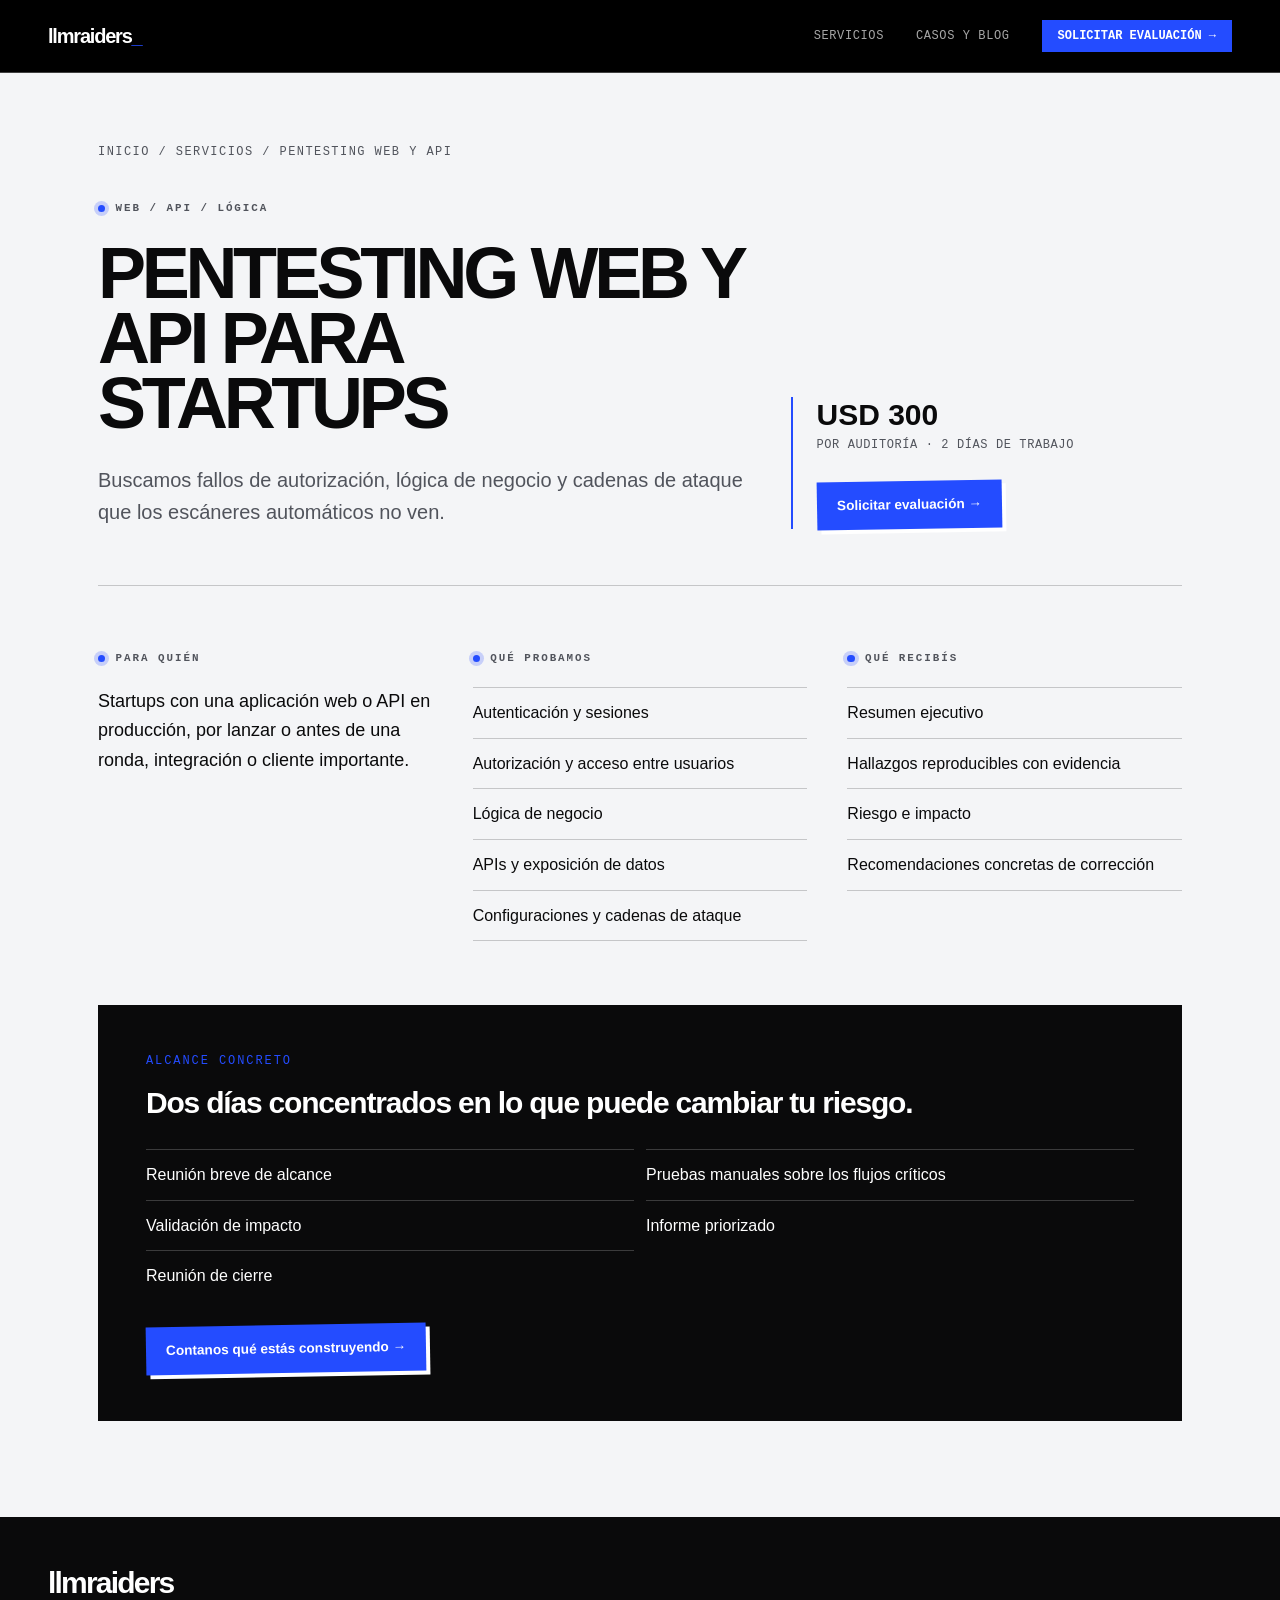
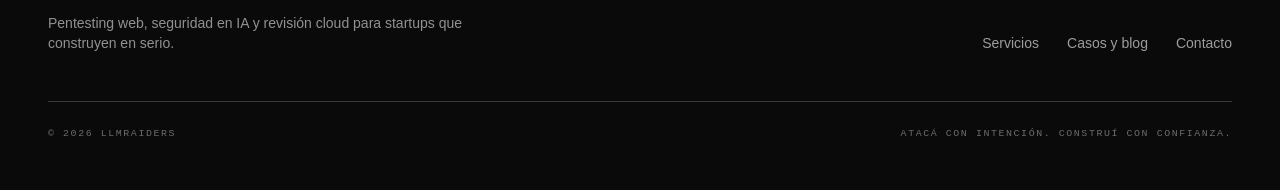
<file: servicios/pentesting-web-api/index.html>
<!DOCTYPE html><html lang="es" class="h-full antialiased"><head><meta charSet="utf-8"/><meta name="viewport" content="width=device-width, initial-scale=1"/><link rel="stylesheet" href="/_next/static/chunks/23-m0gh45p-64.css" data-precedence="next"/><link rel="preload" as="script" fetchPriority="low" href="/_next/static/chunks/0jvhpaew_uadu.js"/><script src="/_next/static/chunks/3450qyhportkm.js" async=""></script><script src="/_next/static/chunks/36lm--m0zwqtj.js" async=""></script><script src="/_next/static/chunks/3htl4rajoogek.js" async=""></script><script src="/_next/static/chunks/turbopack-37d3-hmopmi7-.js" async=""></script><script src="/_next/static/chunks/08r2ttsw50_0k.js" async="" crossorigin=""></script><link rel="preload" href="https://www.googletagmanager.com/gtag/js?id=G-TG8754N3J4" as="script"/><meta name="theme-color" content="#244cff"/><meta name="color-scheme" content="light"/><title>Pentesting web y API para startups · LLMraiders</title><meta name="description" content="Buscamos fallos de autorización, lógica de negocio y cadenas de ataque que los escáneres automáticos no ven."/><meta name="application-name" content="LLMraiders"/><link rel="manifest" href="/manifest.webmanifest"/><meta name="keywords" content="pentesting web,seguridad en IA,seguridad cloud,pentesting Supabase,red teaming LLM"/><link rel="canonical" href="https://llmraiders.com/servicios/pentesting-web-api/"/><meta name="format-detection" content="telephone=no"/><meta name="mobile-web-app-capable" content="yes"/><meta name="apple-mobile-web-app-title" content="LLMraiders"/><meta name="apple-mobile-web-app-status-bar-style" content="default"/><meta property="og:title" content="Pentesting web y API para startups"/><meta property="og:description" content="Buscamos fallos de autorización, lógica de negocio y cadenas de ataque que los escáneres automáticos no ven."/><meta property="og:type" content="website"/><meta name="twitter:card" content="summary_large_image"/><meta name="twitter:title" content="LLMraiders — Seguridad ofensiva para startups"/><meta name="twitter:description" content="Pentesting web, seguridad de IA y cloud con alcance y precio claros."/><link rel="icon" href="/icon.svg?icon.0pmir2wjp_wf3.svg" sizes="any" type="image/svg+xml"/><script src="/_next/static/chunks/0cz1d0mv5g_q7.js" noModule=""></script></head><body class="flex min-h-full flex-col font-body"><div hidden=""><!--$--><!--/$--></div><script type="application/ld+json">{"@context":"https://schema.org","@type":"Organization","name":"LLMraiders","url":"https://llmraiders.com","email":"hablemos@llmraiders.com","description":"Seguridad ofensiva, pentesting y auditorías de sistemas con inteligencia artificial para startups."}</script><script>((a,b,c,d,e,f,g,h)=>{let i=document.documentElement,j=["light","dark"];function k(b){var c;(Array.isArray(a)?a:[a]).forEach(a=>{let c="class"===a,d=c&&f?e.map(a=>f[a]||a):e;c?(i.classList.remove(...d),i.classList.add(f&&f[b]?f[b]:b)):i.setAttribute(a,b)}),c=b,h&&j.includes(c)&&(i.style.colorScheme=c)}if(d)k(d);else try{let a=localStorage.getItem(b)||c,d=g&&"system"===a?window.matchMedia("(prefers-color-scheme: dark)").matches?"dark":"light":a;k(d)}catch(a){}})("class","theme","light",null,["light","dark"],null,false,true)</script><header class="fixed inset-x-0 top-0 z-50 border-b border-white/25 bg-black text-white"><nav aria-label="Navegación principal" class="mx-auto flex h-[4.5rem] max-w-[1380px] items-center justify-between px-5 sm:px-8 lg:px-12"><a aria-label="LLMraiders — inicio" class="text-xl font-black tracking-[-0.06em]" href="/">llmraiders<span class="text-[#244cff]">_</span></a><div class="hidden items-center gap-8 md:flex"><a class="font-mono text-xs uppercase tracking-wider text-white/65 hover:text-white" href="/servicios/">Servicios</a><a class="font-mono text-xs uppercase tracking-wider text-white/65 hover:text-white" href="/blog/">Casos y blog</a><a class="bg-[#244cff] px-4 py-2 font-mono text-xs font-bold uppercase text-white" href="/contacto/">Solicitar evaluación →</a></div><button type="button" aria-label="Abrir menú" aria-expanded="false" aria-controls="mobile-navigation" class="grid h-10 w-10 place-content-center gap-1.5 md:hidden"><span class="block h-px w-5 bg-white transition-transform"></span><span class="block h-px w-5 bg-white transition-transform"></span></button></nav></header><main class="flex-1"><script type="application/ld+json">{"@context":"https://schema.org","@type":"Service","name":"Pentesting web y API para startups","description":"Buscamos fallos de autorización, lógica de negocio y cadenas de ataque que los escáneres automáticos no ven.","provider":{"@type":"Organization","name":"LLMraiders","url":"https://llmraiders.com"},"areaServed":"Worldwide","offers":{"@type":"Offer","priceCurrency":"USD","price":"300","url":"https://llmraiders.com/servicios/pentesting-web-api/"}}</script><div class="mx-auto max-w-[1180px] px-5 pb-24 pt-28 sm:px-8 sm:pt-36 lg:px-12"><nav aria-label="Migas de pan" class="font-mono text-xs uppercase tracking-[.12em] text-ink-soft"><a href="/">Inicio</a> / <a href="/servicios/">Servicios</a> / <!-- -->Pentesting web y API</nav><header class="mt-10 grid gap-10 border-b border-ink/20 pb-14 lg:grid-cols-[1.25fr_.75fr] lg:items-end"><div><p class="eyebrow"><span></span> <!-- -->WEB / API / LÓGICA</p><h1 class="mt-6 text-5xl font-bold uppercase leading-[.9] tracking-[-.06em] sm:text-7xl">Pentesting web y API para startups</h1><p class="mt-7 max-w-3xl text-xl leading-relaxed text-ink-soft">Buscamos fallos de autorización, lógica de negocio y cadenas de ataque que los escáneres automáticos no ven.</p></div><aside class="border-l-2 border-accent pl-6"><p class="text-3xl font-bold">USD 300</p><p class="mt-1 font-mono text-xs uppercase tracking-wider text-ink-soft">por auditoría · <!-- -->2 días de trabajo</p><a class="button-acid mt-7" href="/contacto/?servicio=pentesting-web-api">Solicitar evaluación →</a></aside></header><section class="grid gap-10 py-16 lg:grid-cols-3"><div><p class="eyebrow"><span></span> Para quién</p><p class="mt-5 text-lg leading-relaxed">Startups con una aplicación web o API en producción, por lanzar o antes de una ronda, integración o cliente importante.</p></div><div><p class="eyebrow"><span></span> <!-- -->Qué probamos</p><ul class="mt-5 border-t border-ink/20"><li class="border-b border-ink/20 py-3">Autenticación y sesiones</li><li class="border-b border-ink/20 py-3">Autorización y acceso entre usuarios</li><li class="border-b border-ink/20 py-3">Lógica de negocio</li><li class="border-b border-ink/20 py-3">APIs y exposición de datos</li><li class="border-b border-ink/20 py-3">Configuraciones y cadenas de ataque</li></ul></div><div><p class="eyebrow"><span></span> <!-- -->Qué recibís</p><ul class="mt-5 border-t border-ink/20"><li class="border-b border-ink/20 py-3">Resumen ejecutivo</li><li class="border-b border-ink/20 py-3">Hallazgos reproducibles con evidencia</li><li class="border-b border-ink/20 py-3">Riesgo e impacto</li><li class="border-b border-ink/20 py-3">Recomendaciones concretas de corrección</li></ul></div></section><section class="bg-ink p-8 text-white sm:p-12"><p class="font-mono text-xs uppercase tracking-[.16em] text-accent">Alcance concreto</p><h2 class="mt-4 text-3xl font-semibold tracking-[-.04em]">Dos días concentrados en lo que puede cambiar tu riesgo.</h2><ul class="mt-7 grid gap-3 sm:grid-cols-2"><li class="border-t border-white/20 pt-3">Reunión breve de alcance</li><li class="border-t border-white/20 pt-3">Pruebas manuales sobre los flujos críticos</li><li class="border-t border-white/20 pt-3">Validación de impacto</li><li class="border-t border-white/20 pt-3">Informe priorizado</li><li class="border-t border-white/20 pt-3">Reunión de cierre</li></ul><a class="button-acid mt-9" href="/contacto/?servicio=pentesting-web-api">Contanos qué estás construyendo →</a></section></div><!--$--><!--/$--></main><footer class="bg-ink text-white"><div class="mx-auto max-w-[1380px] px-5 py-12 sm:px-8 lg:px-12"><div class="flex flex-col gap-10 border-b border-white/20 pb-12 sm:flex-row sm:items-end sm:justify-between"><div><a class="text-3xl font-semibold tracking-[-0.06em]" href="/">llmraiders</a><p class="mt-3 max-w-md text-sm text-white/55">Pentesting web, seguridad en IA y revisión cloud para startups que construyen en serio.</p></div><div class="flex flex-wrap gap-7 text-sm text-white/60"><a class="hover:text-white" href="/servicios/">Servicios</a><a class="hover:text-white" href="/blog/">Casos y blog</a><a class="hover:text-white" href="/contacto/">Contacto</a></div></div><div class="flex flex-col gap-3 pt-6 font-mono text-[0.62rem] uppercase tracking-[0.16em] text-white/40 sm:flex-row sm:justify-between"><p>© 2026 LLMraiders</p><p>Atacá con intención. Construí con confianza.</p></div></div></footer><script src="/_next/static/chunks/0jvhpaew_uadu.js" id="_R_" async=""></script><script>(self.__next_f=self.__next_f||[]).push([0])</script><script>self.__next_f.push([1,"1:\"$Sreact.fragment\"\n2:I[11414,[\"/_next/static/chunks/08r2ttsw50_0k.js\"],\"Providers\"]\n3:I[42724,[\"/_next/static/chunks/08r2ttsw50_0k.js\"],\"Nav\"]\n4:I[39756,[\"/_next/static/chunks/08r2ttsw50_0k.js\"],\"default\"]\n5:I[37457,[\"/_next/static/chunks/08r2ttsw50_0k.js\"],\"default\"]\n6:I[22016,[\"/_next/static/chunks/08r2ttsw50_0k.js\"],\"\"]\n7:I[30679,[\"/_next/static/chunks/08r2ttsw50_0k.js\"],\"ServiceWorkerRegistration\"]\n8:I[79520,[\"/_next/static/chunks/08r2ttsw50_0k.js\"],\"\"]\nd:I[68027,[\"/_next/static/chunks/08r2ttsw50_0k.js\"],\"default\",1]\n:HL[\"/_next/static/chunks/23-m0gh45p-64.css\",\"style\"]\nb:X\n0:{\"P\":null,\"c\":[\"\",\"servicios\",\"pentesting-web-api\",\"\"],\"q\":\"\",\"i\":false,\"f\":[[[\"\",{\"children\":[\"servicios\",{\"children\":[[\"slug\",\"pentesting-web-api\",\"d\",[]],{\"children\":[\"__PAGE__\",{},\"$undefined\",\"$undefined\",4608]},\"$undefined\",\"$undefined\",4608]},\"$undefined\",\"$undefined\",4608]},\"$undefined\",\"$undefined\",4624],[[\"$\",\"$1\",\"c\",{\"children\":[[[\"$\",\"link\",\"0\",{\"rel\":\"stylesheet\",\"href\":\"/_next/static/chunks/23-m0gh45p-64.css\",\"precedence\":\"next\",\"crossOrigin\":\"$undefined\",\"nonce\":\"$undefined\"}],[\"$\",\"script\",\"script-0\",{\"src\":\"/_next/static/chunks/08r2ttsw50_0k.js\",\"async\":true,\"nonce\":\"$undefined\"}]],[\"$\",\"html\",null,{\"lang\":\"es\",\"suppressHydrationWarning\":true,\"className\":\"h-full antialiased\",\"children\":[\"$\",\"body\",null,{\"className\":\"flex min-h-full flex-col font-body\",\"children\":[[\"$\",\"script\",null,{\"type\":\"application/ld+json\",\"dangerouslySetInnerHTML\":{\"__html\":\"{\\\"@context\\\":\\\"https://schema.org\\\",\\\"@type\\\":\\\"Organization\\\",\\\"name\\\":\\\"LLMraiders\\\",\\\"url\\\":\\\"https://llmraiders.com\\\",\\\"email\\\":\\\"hablemos@llmraiders.com\\\",\\\"description\\\":\\\"Seguridad ofensiva, pentesting y auditorías de sistemas con inteligencia artificial para startups.\\\"}\"}}],[\"$\",\"$L2\",null,{\"children\":[[\"$\",\"$L3\",null,{}],[\"$\",\"main\",null,{\"className\":\"flex-1\",\"children\":[\"$\",\"$L4\",null,{\"parallelRouterKey\":\"children\",\"error\":\"$undefined\",\"errorStyles\":\"$undefined\",\"errorScripts\":\"$undefined\",\"template\":[\"$\",\"$L5\",null,{}],\"templateStyles\":\"$undefined\",\"templateScripts\":\"$undefined\",\"notFound\":[[[\"$\",\"title\",null,{\"children\":\"404: This page could not be found.\"}],[\"$\",\"div\",null,{\"style\":{\"fontFamily\":\"system-ui,\\\"Segoe UI\\\",Roboto,Helvetica,Arial,sans-serif,\\\"Apple Color Emoji\\\",\\\"Segoe UI Emoji\\\"\",\"height\":\"100vh\",\"textAlign\":\"center\",\"display\":\"flex\",\"flexDirection\":\"column\",\"alignItems\":\"center\",\"justifyContent\":\"center\"},\"children\":[\"$\",\"div\",null,{\"children\":[[\"$\",\"style\",null,{\"dangerouslySetInnerHTML\":{\"__html\":\"body{color:#000;background:#fff;margin:0}.next-error-h1{border-right:1px solid rgba(0,0,0,.3)}@media (prefers-color-scheme:dark){body{color:#fff;background:#000}.next-error-h1{border-right:1px solid rgba(255,255,255,.3)}}\"}}],[\"$\",\"h1\",null,{\"className\":\"next-error-h1\",\"style\":{\"display\":\"inline-block\",\"margin\":\"0 20px 0 0\",\"padding\":\"0 23px 0 0\",\"fontSize\":24,\"fontWeight\":500,\"verticalAlign\":\"top\",\"lineHeight\":\"49px\"},\"children\":404}],[\"$\",\"div\",null,{\"style\":{\"display\":\"inline-block\"},\"children\":[\"$\",\"h2\",null,{\"style\":{\"fontSize\":14,\"fontWeight\":400,\"lineHeight\":\"49px\",\"margin\":0},\"children\":\"This page could not be found.\"}]}]]}]}]],[]],\"forbidden\":\"$undefined\",\"unauthorized\":\"$undefined\"}]}],[\"$\",\"footer\",null,{\"className\":\"bg-ink text-white\",\"children\":[\"$\",\"div\",null,{\"className\":\"mx-auto max-w-[1380px] px-5 py-12 sm:px-8 lg:px-12\",\"children\":[[\"$\",\"div\",null,{\"className\":\"flex flex-col gap-10 border-b border-white/20 pb-12 sm:flex-row sm:items-end sm:justify-between\",\"children\":[[\"$\",\"div\",null,{\"children\":[[\"$\",\"$L6\",null,{\"href\":\"/\",\"className\":\"text-3xl font-semibold tracking-[-0.06em]\",\"children\":\"llmraiders\"}],[\"$\",\"p\",null,{\"className\":\"mt-3 max-w-md text-sm text-white/55\",\"children\":\"Pentesting web, seguridad en IA y revisión cloud para startups que construyen en serio.\"}]]}],[\"$\",\"div\",null,{\"className\":\"flex flex-wrap gap-7 text-sm text-white/60\",\"children\":[[\"$\",\"$L6\",null,{\"href\":\"/servicios/\",\"className\":\"hover:text-white\",\"children\":\"Servicios\"}],[\"$\",\"$L6\",null,{\"href\":\"/blog/\",\"className\":\"hover:text-white\",\"children\":\"Casos y blog\"}],[\"$\",\"$L6\",null,{\"href\":\"/contacto/\",\"className\":\"hover:text-white\",\"children\":\"Contacto\"}]]}]]}],[\"$\",\"div\",null,{\"className\":\"flex flex-col gap-3 pt-6 font-mono text-[0.62rem] uppercase tracking-[0.16em] text-white/40 sm:flex-row sm:justify-between\",\"children\":[[\"$\",\"p\",null,{\"children\":\"© 2026 LLMraiders\"}],[\"$\",\"p\",null,{\"children\":\"Atacá con intención. Construí con confianza.\"}]]}]]}]}],[\"$\",\"$L7\",null,{}]]}],[[\"$\",\"$L8\",null,{\"src\":\"https://www.googletagmanager.com/gtag/js?id=G-TG8754N3J4\",\"strategy\":\"afterInteractive\"}],[\"$\",\"$L8\",null,{\"id\":\"google-analytics\",\"strategy\":\"afterInteractive\",\"children\":\"\\n          window.dataLayer = window.dataLayer || [];\\n          function gtag(){dataLayer.push(arguments);}\\n          gtag('js', new Date());\\n          gtag('config', 'G-TG8754N3J4');\\n        \"}]]]}]}]]}],{\"children\":[[\"$\",\"$1\",\"c\",{\"children\":[null,[\"$\",\"$L4\",null,{\"parallelRouterKey\":\"children\",\"error\":\"$undefined\",\"errorStyles\":\"$undefined\",\"errorScripts\":\"$undefined\",\"template\":[\"$\",\"$L5\",null,{}],\"templateStyles\":\"$undefined\",\"templateScripts\":\"$undefined\",\"notFound\":\"$undefined\",\"forbidden\":\"$undefined\",\"unauthorized\":\"$undefined\"}]]}],{\"children\":[\"$L9\",{\"children\":[\"$La\",{},null,false,null]},null,false,\"$b\"]},null,false,\"$b\"]},null,false,null],\"$Lc\",false]],\"m\":\"$undefined\",\"G\":[\"$d\",[\"$Le\"]],\"S\":true,\"h\":null,\"r\":\"$undefined\",\"s\":\"$undefined\",\"a\":\"$undefined\",\"l\":\"$undefined\",\"p\":\"$undefined\",\"d\":\"$undefined\",\"b\":\"GaVe52134OItbIwAkN1o9\"}\n10:I[97367,[\"/_next/static/chunks/08r2ttsw50_0k.js\"],\"OutletBoundary\"]\n11:\"$Sreact.suspense\"\n13:I[97367,[\"/_next/static/chunks/08r2ttsw50_0k.js\"],\"ViewportBoundary\"]\n15:I[97367,[\"/_next/static/chunks/08r2ttsw50_0k.js\"],\"MetadataBoundary\"]\n9:[\"$\",\"$1\",\"c\",{\"children\":[null,[\"$\",\"$L4\",null,{\"parallelRouterKey\":\"children\",\"error\":\"$undefined\",\"errorStyles\":\"$undefined\",\"errorScripts\":\"$undefined\",\"template\":[\"$\",\"$L5\",null,{}],\"templateStyles\":\"$undefined\",\"templateScripts\":\"$undefined\",\"notFound\":\"$undefined\",\"forbidden\":\"$undefined\",\"unauthorized\":\"$undefined\"}]]}]\na:[\"$\",\"$1\",\"c\",{\"children\":[\"$Lf\",null,[\"$\",\"$L10\",null,{\"children\":[\"$\",\"$11\",null,{\"name\":\"Next.MetadataOutlet\",\"children\":\"$@12\"}]}]]}]\nc:[\"$\",\"$1\",\"h\",{\"children\":[null,[\"$\",\"$L13\",null,{\"children\":\"$L14\"}],[\"$\",\"div\",null,{\"hidden\":true,\"children\":[\"$\",\"$L15\",null,{\"children\":[\"$\",\"$11\",null,{\"name\":\"Next.Metadata\",\"children\":\"$L16\"}]}]}],null]}]\ne:[\"$\",\"link\",\"0\",{\"rel\":\"stylesheet\",\"href\":\"/_next/static/chunks/23-m0gh45p-64.css\",\"precedence\":\"next\",\"crossOrigin\":\"$undefined\",\"nonce\":\"$undefined\"}]\nb:C\nf:[[\"$\",\"script\",null,{\"type\":\"application/ld+json\",\"dangerouslySetInnerHTML\":{\"__html\":\"{\\\"@context\\\":\\\"https://schema.org\\\",\\\"@type\\\":\\\"Service\\\",\\\"name\\\":\\\"Pentesting web y API para startups\\\",\\\"description\\\":\\\"Buscamos fallos de autorización, lógica de negocio y cadenas de ataque que los escáneres automáticos no ven.\\\",\\\"provider\\\":{\\\"@type\\\":\\\"Organization\\\",\\\"name\\\":\\\"LLMraiders\\\",\\\"url\\\":\\\"https://llmraiders.com\\\"},\\\"areaServed\\\":\\\"Worldwide\\\",\\\"offers\\\":{\\\"@type\\\":\\\"Offer\\\",\\\"priceCurrency\\\":\\\"USD\\\",\\\"price\\\":\\\"300\\\",\\\"url\\\":\\\"https://llmraiders.com/servicios/pentesting-web-api/\\\"}}\"}}],[\"$\",\"div\",null,{\"className\":\"mx-auto max-w-[1180px] px-5 pb-24 pt-28 sm:px-8 sm:pt-36 lg:px-12\",\"children\":[[\"$\",\"nav\",null,{\"aria-label\":\"Migas de pan\",\"className\":\"font-mono text-xs uppercase tracking-[.12em] text-ink-soft\",\"children\":[[\"$\",\"$L6\",null,{\"href\":\"/\",\"children\":\"Inicio\"}],\" / \",[\"$\",\"$L6\",null,{\"href\":\"/servicios/\",\"children\":\"Servicios\"}],\" / \",\"Pentesting web y API\"]}],[\"$\",\"header\",null,{\"className\":\"mt-10 grid gap-10 border-b border-ink/20 pb-14 lg:grid-cols-[1.25fr_.75fr] lg:items-end\",\"children\":[[\"$\",\"div\",null,{\"children\":[[\"$\",\"p\",null,{\"className\":\"eyebrow\",\"children\":[[\"$\",\"span\",null,{}],\" \",\"WEB / API / LÓGICA\"]}],[\"$\",\"h1\",null,{\"className\":\"mt-6 text-5xl font-bold uppercase leading-[.9] tracking-[-.06em] sm:text-7xl\",\"children\":\"Pentesting web y API para startups\"}],[\"$\",\"p\",null,{\"className\":\"mt-7 max-w-3xl text-xl leading-relaxed text-ink-soft\",\"children\":\"Buscamos fallos de autorización, lógica de negocio y cadenas de ataque que los escáneres automáticos no ven.\"}]]}],[\"$\",\"aside\",null,{\"className\":\"border-l-2 border-accent pl-6\",\"children\":[[\"$\",\"p\",null,{\"className\":\"text-3xl font-bold\",\"children\":\"USD 300\"}],[\"$\",\"p\",null,{\"className\":\"mt-1 font-mono text-xs uppercase tracking-wider text-ink-soft\",\"children\":[\"por auditoría · \",\"2 días de trabajo\"]}],[\"$\",\"$L6\",null,{\"href\":\"/contacto/?servicio=pentesting-web-api\",\"className\":\"button-acid mt-7\",\"children\":\"Solicitar evaluación →\"}]]}]]}],[\"$\",\"section\",null,{\"className\":\"grid gap-10 py-16 lg:grid-cols-3\",\"children\":[[\"$\",\"div\",null,{\"children\":[[\"$\",\"p\",null,{\"className\":\"eyebrow\",\"children\":[[\"$\",\"span\",null,{}],\" Para quién\"]}],[\"$\",\"p\",null,{\"className\":\"mt-5 text-lg leading-relaxed\",\"children\":\"Startups con una aplicación web o API en producción, por lanzar o antes de una ronda, integración o cliente importante.\"}]]}],[\"$\",\"div\",null,{\"children\":[[\"$\",\"p\",null,{\"className\":\"eyebrow\",\"children\":[[\"$\",\"span\",null,{}],\" \",\"Qué probamos\"]}],[\"$\",\"ul\",null,{\"className\":\"mt-5 border-t border-ink/20\",\"children\":[[\"$\",\"li\",\"Autenticación y sesiones\",{\"className\":\"border-b border-ink/20 py-3\",\"children\":\"Autenticación y sesiones\"}],[\"$\",\"li\",\"Autorización y acceso entre usuarios\",{\"className\":\"border-b border-ink/20 py-3\",\"children\":\"Autorización y acceso entre usuarios\"}],[\"$\",\"li\",\"Lógica de negocio\",{\"className\":\"border-b border-ink/20 py-3\",\"children\":\"Lógica de negocio\"}],[\"$\",\"li\",\"APIs y exposición de datos\",{\"className\":\"border-b border-ink/20 py-3\",\"children\":\"APIs y exposición de datos\"}],[\"$\",\"li\",\"Configuraciones y cadenas de ataque\",{\"className\":\"border-b border-ink/20 py-3\",\"children\":\"Configuraciones y cadenas de ataque\"}]]}]]}],[\"$\",\"div\",null,{\"children\":[[\"$\",\"p\",null,{\"className\":\"eyebrow\",\"children\":[[\"$\",\"span\",null,{}],\" \",\"Qué recibís\"]}],[\"$\",\"ul\",null,{\"className\":\"mt-5 border-t border-ink/20\",\"children\":[[\"$\",\"li\",\"Resumen ejecutivo\",{\"className\":\"border-b border-ink/20 py-3\",\"children\":\"Resumen ejecutivo\"}],[\"$\",\"li\",\"Hallazgos reproducibles con evidencia\",{\"className\":\"border-b border-ink/20 py-3\",\"children\":\"Hallazgos reproducibles con evidencia\"}],[\"$\",\"li\",\"Riesgo e impacto\",{\"className\":\"border-b border-ink/20 py-3\",\"children\":\"Riesgo e impacto\"}],[\"$\",\"li\",\"Recomendaciones concretas de corrección\",{\"className\":\"border-b border-ink/20 py-3\",\"children\":\"Recomendaciones concretas de corrección\"}]]}]]}]]}],[\"$\",\"section\",null,{\"className\":\"bg-ink p-8 text-white sm:p-12\",\"children\":[[\"$\",\"p\",null,{\"className\":\"font-mono text-xs uppercase tracking-[.16em] text-accent\",\"children\":\"Alcance concreto\"}],\"$L17\",\"$L18\",\"$L19\"]}]]}]]\n17:[\"$\",\"h2\",null,{\"className\":\"mt-4 text-3xl font-semibold tracking-[-.04em]\",\"children\":\"Dos días concentrados en lo que puede cambiar tu riesgo.\"}]\n18:[\"$\",\"ul\",null,{\"className\":\"mt-7 grid gap-3 sm:grid-cols-2\",\"children\":[[\"$\",\"li\",\"Reunión breve de alcance\",{\"className\":\"border-t border-white/20 pt-3\",\"children\":\"Reunión breve de alcance\"}],[\"$\",\"li\",\"Pruebas manuales sobre los flujos críticos\",{\"className\":\"border-t border-white/20 pt-3\",\"children\":\"Pruebas manuales sobre los flujos críticos\"}],[\"$\",\"li\",\"Validación de impacto\",{\"className\":\"border-t border-white/20 pt-3\",\"children\":\"Validación de impacto\"}],[\"$\",\"li\",\"Informe priorizado\",{\"className\":\"border-t border-white/20 pt-3\",\"children\":\"Informe priorizado\"}],[\"$\",\"li\",\"Reunión de cierre\",{\"className\":\"border-t border-white/20 pt-3\",\"children\":\"Reunión de cierre\"}]]}]\n19:[\"$\",\"$L6\",null,{\"href\":\"/contacto/?servicio=pentesting-web-api\",\"className\":\"button-acid mt-9\",\"children\":\"Contanos qué estás construyendo →\"}]\n14:[[\"$\",\"meta\",\"0\",{\"charSet\":\"utf-8\"}],[\"$\",\"meta\",\"1\",{\"name\":\"viewport\",\"content\":\"width=device-width, initial-scale=1\"}],[\"$\",\"meta\",\"2\",{\"name\":\"theme-color\",\"content\":\"#244cff\"}],[\"$\",\"meta\",\"3\",{\"name\":\"color-scheme\",\"content\":\"light\"}]]\n1a:I[27201,[\"/_next/static/chunks/08r2ttsw50_0k.js\"],\"IconMark\"]\n12:null\n16:[[\"$\",\"title\",\"0\",{\"children\":\"Pentesting web y API para startups · LLMraiders\"}],[\"$\",\"meta\",\"1\",{\"name\":\"description\",\"content\":\"Buscamos fallos de autorización, lógica de negocio y cadenas de ataque que los escáneres automáticos no ven.\"}],[\"$\",\"meta\",\"2\",{\"name\":\"application-name\",\"content\":\"LLMraiders\"}],[\"$\",\"link\",\"3\",{\"rel\":\"manifest\",\"href\":\"/manifest.webmanifest\",\"crossOrigin\":\"$undefined\"}],[\"$\",\"meta\",\"4\",{\"name\":\"keywords\",\"content\":\"pentesting web,seguridad en IA,seguridad cloud,pentesting Supabase,red teaming LLM\"}],[\"$\",\"link\",\"5\",{\"rel\":\"canonical\",\"href\":\"https://llmraiders.com/servicios/pentesting-web-api/\"}],[\"$\",\"meta\",\"6\",{\"name\":\"format-detection\",\"content\":\"telephone=no\"}],[\"$\",\"meta\",\"7\",{\"name\":\"mobile-web-app-capable\",\"content\":\"yes\"}],[\"$\",\"meta\",\"8\",{\"name\":\"apple-mobile-web-app-title\",\"content\":\"LLMraiders\"}],[\"$\",\"meta\",\"9\",{\"name\":\"apple-mobile-web-app-status-bar-style\",\"content\":\"default\"}],[\"$\",\"meta\",\"10\",{\"property\":\"og:title\",\"content\":\"Pentesting web y API para startups\"}],[\"$\",\"meta\",\"11\",{\"property\":\"og:description\",\"content\":\"Buscamos fallos de autorización, lógica de negocio y cadenas de ataque que los escáneres automáticos no ven.\"}],[\"$\",\"meta\",\"12\",{\"property\":\"og:type\",\"content\":\"website\"}],[\"$\",\"meta\",\"13\",{\"name\":\"twitter:card\",\"content\":\"summary_large_image\"}],[\"$\",\"meta\",\"14\",{\"name\":\"twitter:title\",\"content\":\"LLMraiders — Seguridad ofensiva para startups\"}],[\"$\",\"meta\",\"15\",{\"name\":\"twitter:description\",\"content\":\"Pentesting web, seguridad de IA y cloud con alcance y precio claros.\"}],[\"$\",\"link\",\"16\",{\"rel\":\"icon\",\"href\":\"/icon.svg?icon.0pmir2wjp_wf3.svg\",\"sizes\":\"any\",\"type\":\"image/svg+xml\"}],[\"$\",\"$L1a\",\"17\",{}]]\n"])</script></body></html>
</file>
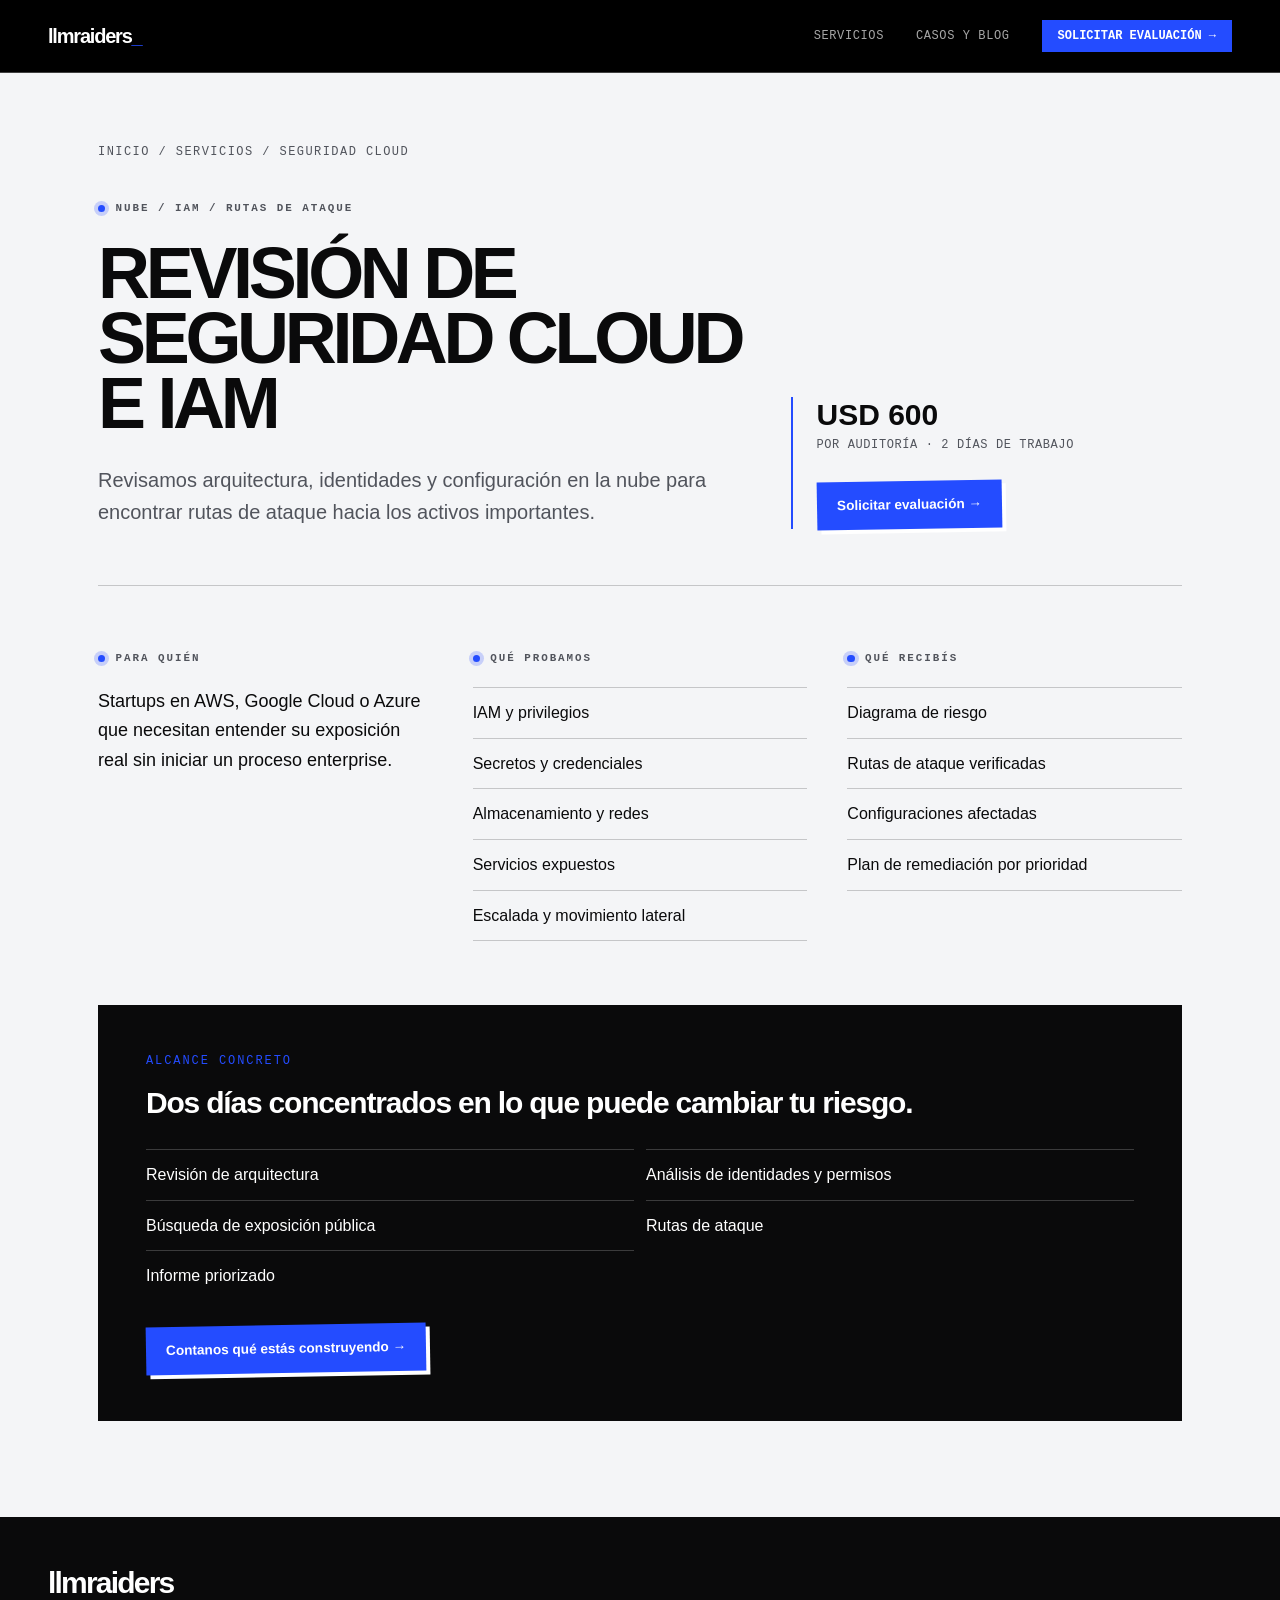
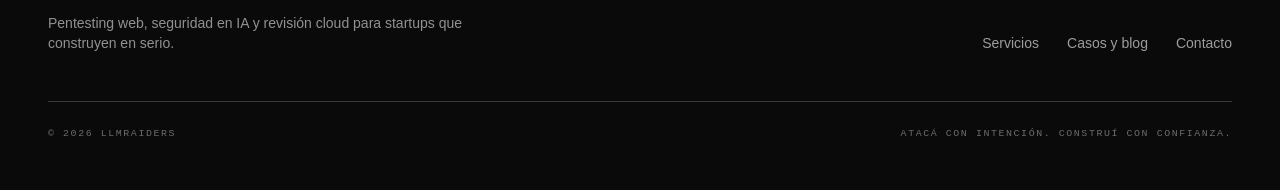
<file: servicios/seguridad-cloud/index.html>
<!DOCTYPE html><html lang="es" class="h-full antialiased"><head><meta charSet="utf-8"/><meta name="viewport" content="width=device-width, initial-scale=1"/><link rel="stylesheet" href="/_next/static/chunks/23-m0gh45p-64.css" data-precedence="next"/><link rel="preload" as="script" fetchPriority="low" href="/_next/static/chunks/0jvhpaew_uadu.js"/><script src="/_next/static/chunks/3450qyhportkm.js" async=""></script><script src="/_next/static/chunks/36lm--m0zwqtj.js" async=""></script><script src="/_next/static/chunks/3htl4rajoogek.js" async=""></script><script src="/_next/static/chunks/turbopack-37d3-hmopmi7-.js" async=""></script><script src="/_next/static/chunks/08r2ttsw50_0k.js" async="" crossorigin=""></script><link rel="preload" href="https://www.googletagmanager.com/gtag/js?id=G-TG8754N3J4" as="script"/><meta name="theme-color" content="#244cff"/><meta name="color-scheme" content="light"/><title>Revisión de seguridad cloud e IAM · LLMraiders</title><meta name="description" content="Revisamos arquitectura, identidades y configuración en la nube para encontrar rutas de ataque hacia los activos importantes."/><meta name="application-name" content="LLMraiders"/><link rel="manifest" href="/manifest.webmanifest"/><meta name="keywords" content="pentesting web,seguridad en IA,seguridad cloud,pentesting Supabase,red teaming LLM"/><link rel="canonical" href="https://llmraiders.com/servicios/seguridad-cloud/"/><meta name="format-detection" content="telephone=no"/><meta name="mobile-web-app-capable" content="yes"/><meta name="apple-mobile-web-app-title" content="LLMraiders"/><meta name="apple-mobile-web-app-status-bar-style" content="default"/><meta property="og:title" content="Revisión de seguridad cloud e IAM"/><meta property="og:description" content="Revisamos arquitectura, identidades y configuración en la nube para encontrar rutas de ataque hacia los activos importantes."/><meta property="og:type" content="website"/><meta name="twitter:card" content="summary_large_image"/><meta name="twitter:title" content="LLMraiders — Seguridad ofensiva para startups"/><meta name="twitter:description" content="Pentesting web, seguridad de IA y cloud con alcance y precio claros."/><link rel="icon" href="/icon.svg?icon.0pmir2wjp_wf3.svg" sizes="any" type="image/svg+xml"/><script src="/_next/static/chunks/0cz1d0mv5g_q7.js" noModule=""></script></head><body class="flex min-h-full flex-col font-body"><div hidden=""><!--$--><!--/$--></div><script type="application/ld+json">{"@context":"https://schema.org","@type":"Organization","name":"LLMraiders","url":"https://llmraiders.com","email":"hablemos@llmraiders.com","description":"Seguridad ofensiva, pentesting y auditorías de sistemas con inteligencia artificial para startups."}</script><script>((a,b,c,d,e,f,g,h)=>{let i=document.documentElement,j=["light","dark"];function k(b){var c;(Array.isArray(a)?a:[a]).forEach(a=>{let c="class"===a,d=c&&f?e.map(a=>f[a]||a):e;c?(i.classList.remove(...d),i.classList.add(f&&f[b]?f[b]:b)):i.setAttribute(a,b)}),c=b,h&&j.includes(c)&&(i.style.colorScheme=c)}if(d)k(d);else try{let a=localStorage.getItem(b)||c,d=g&&"system"===a?window.matchMedia("(prefers-color-scheme: dark)").matches?"dark":"light":a;k(d)}catch(a){}})("class","theme","light",null,["light","dark"],null,false,true)</script><header class="fixed inset-x-0 top-0 z-50 border-b border-white/25 bg-black text-white"><nav aria-label="Navegación principal" class="mx-auto flex h-[4.5rem] max-w-[1380px] items-center justify-between px-5 sm:px-8 lg:px-12"><a aria-label="LLMraiders — inicio" class="text-xl font-black tracking-[-0.06em]" href="/">llmraiders<span class="text-[#244cff]">_</span></a><div class="hidden items-center gap-8 md:flex"><a class="font-mono text-xs uppercase tracking-wider text-white/65 hover:text-white" href="/servicios/">Servicios</a><a class="font-mono text-xs uppercase tracking-wider text-white/65 hover:text-white" href="/blog/">Casos y blog</a><a class="bg-[#244cff] px-4 py-2 font-mono text-xs font-bold uppercase text-white" href="/contacto/">Solicitar evaluación →</a></div><button type="button" aria-label="Abrir menú" aria-expanded="false" aria-controls="mobile-navigation" class="grid h-10 w-10 place-content-center gap-1.5 md:hidden"><span class="block h-px w-5 bg-white transition-transform"></span><span class="block h-px w-5 bg-white transition-transform"></span></button></nav></header><main class="flex-1"><script type="application/ld+json">{"@context":"https://schema.org","@type":"Service","name":"Revisión de seguridad cloud e IAM","description":"Revisamos arquitectura, identidades y configuración en la nube para encontrar rutas de ataque hacia los activos importantes.","provider":{"@type":"Organization","name":"LLMraiders","url":"https://llmraiders.com"},"areaServed":"Worldwide","offers":{"@type":"Offer","priceCurrency":"USD","price":"600","url":"https://llmraiders.com/servicios/seguridad-cloud/"}}</script><div class="mx-auto max-w-[1180px] px-5 pb-24 pt-28 sm:px-8 sm:pt-36 lg:px-12"><nav aria-label="Migas de pan" class="font-mono text-xs uppercase tracking-[.12em] text-ink-soft"><a href="/">Inicio</a> / <a href="/servicios/">Servicios</a> / <!-- -->Seguridad cloud</nav><header class="mt-10 grid gap-10 border-b border-ink/20 pb-14 lg:grid-cols-[1.25fr_.75fr] lg:items-end"><div><p class="eyebrow"><span></span> <!-- -->NUBE / IAM / RUTAS DE ATAQUE</p><h1 class="mt-6 text-5xl font-bold uppercase leading-[.9] tracking-[-.06em] sm:text-7xl">Revisión de seguridad cloud e IAM</h1><p class="mt-7 max-w-3xl text-xl leading-relaxed text-ink-soft">Revisamos arquitectura, identidades y configuración en la nube para encontrar rutas de ataque hacia los activos importantes.</p></div><aside class="border-l-2 border-accent pl-6"><p class="text-3xl font-bold">USD 600</p><p class="mt-1 font-mono text-xs uppercase tracking-wider text-ink-soft">por auditoría · <!-- -->2 días de trabajo</p><a class="button-acid mt-7" href="/contacto/?servicio=seguridad-cloud">Solicitar evaluación →</a></aside></header><section class="grid gap-10 py-16 lg:grid-cols-3"><div><p class="eyebrow"><span></span> Para quién</p><p class="mt-5 text-lg leading-relaxed">Startups en AWS, Google Cloud o Azure que necesitan entender su exposición real sin iniciar un proceso enterprise.</p></div><div><p class="eyebrow"><span></span> <!-- -->Qué probamos</p><ul class="mt-5 border-t border-ink/20"><li class="border-b border-ink/20 py-3">IAM y privilegios</li><li class="border-b border-ink/20 py-3">Secretos y credenciales</li><li class="border-b border-ink/20 py-3">Almacenamiento y redes</li><li class="border-b border-ink/20 py-3">Servicios expuestos</li><li class="border-b border-ink/20 py-3">Escalada y movimiento lateral</li></ul></div><div><p class="eyebrow"><span></span> <!-- -->Qué recibís</p><ul class="mt-5 border-t border-ink/20"><li class="border-b border-ink/20 py-3">Diagrama de riesgo</li><li class="border-b border-ink/20 py-3">Rutas de ataque verificadas</li><li class="border-b border-ink/20 py-3">Configuraciones afectadas</li><li class="border-b border-ink/20 py-3">Plan de remediación por prioridad</li></ul></div></section><section class="bg-ink p-8 text-white sm:p-12"><p class="font-mono text-xs uppercase tracking-[.16em] text-accent">Alcance concreto</p><h2 class="mt-4 text-3xl font-semibold tracking-[-.04em]">Dos días concentrados en lo que puede cambiar tu riesgo.</h2><ul class="mt-7 grid gap-3 sm:grid-cols-2"><li class="border-t border-white/20 pt-3">Revisión de arquitectura</li><li class="border-t border-white/20 pt-3">Análisis de identidades y permisos</li><li class="border-t border-white/20 pt-3">Búsqueda de exposición pública</li><li class="border-t border-white/20 pt-3">Rutas de ataque</li><li class="border-t border-white/20 pt-3">Informe priorizado</li></ul><a class="button-acid mt-9" href="/contacto/?servicio=seguridad-cloud">Contanos qué estás construyendo →</a></section></div><!--$--><!--/$--></main><footer class="bg-ink text-white"><div class="mx-auto max-w-[1380px] px-5 py-12 sm:px-8 lg:px-12"><div class="flex flex-col gap-10 border-b border-white/20 pb-12 sm:flex-row sm:items-end sm:justify-between"><div><a class="text-3xl font-semibold tracking-[-0.06em]" href="/">llmraiders</a><p class="mt-3 max-w-md text-sm text-white/55">Pentesting web, seguridad en IA y revisión cloud para startups que construyen en serio.</p></div><div class="flex flex-wrap gap-7 text-sm text-white/60"><a class="hover:text-white" href="/servicios/">Servicios</a><a class="hover:text-white" href="/blog/">Casos y blog</a><a class="hover:text-white" href="/contacto/">Contacto</a></div></div><div class="flex flex-col gap-3 pt-6 font-mono text-[0.62rem] uppercase tracking-[0.16em] text-white/40 sm:flex-row sm:justify-between"><p>© 2026 LLMraiders</p><p>Atacá con intención. Construí con confianza.</p></div></div></footer><script src="/_next/static/chunks/0jvhpaew_uadu.js" id="_R_" async=""></script><script>(self.__next_f=self.__next_f||[]).push([0])</script><script>self.__next_f.push([1,"1:\"$Sreact.fragment\"\n2:I[11414,[\"/_next/static/chunks/08r2ttsw50_0k.js\"],\"Providers\"]\n3:I[42724,[\"/_next/static/chunks/08r2ttsw50_0k.js\"],\"Nav\"]\n4:I[39756,[\"/_next/static/chunks/08r2ttsw50_0k.js\"],\"default\"]\n5:I[37457,[\"/_next/static/chunks/08r2ttsw50_0k.js\"],\"default\"]\n6:I[22016,[\"/_next/static/chunks/08r2ttsw50_0k.js\"],\"\"]\n7:I[30679,[\"/_next/static/chunks/08r2ttsw50_0k.js\"],\"ServiceWorkerRegistration\"]\n8:I[79520,[\"/_next/static/chunks/08r2ttsw50_0k.js\"],\"\"]\nd:I[68027,[\"/_next/static/chunks/08r2ttsw50_0k.js\"],\"default\",1]\n:HL[\"/_next/static/chunks/23-m0gh45p-64.css\",\"style\"]\nb:X\n0:{\"P\":null,\"c\":[\"\",\"servicios\",\"seguridad-cloud\",\"\"],\"q\":\"\",\"i\":false,\"f\":[[[\"\",{\"children\":[\"servicios\",{\"children\":[[\"slug\",\"seguridad-cloud\",\"d\",[]],{\"children\":[\"__PAGE__\",{},\"$undefined\",\"$undefined\",4608]},\"$undefined\",\"$undefined\",4608]},\"$undefined\",\"$undefined\",4608]},\"$undefined\",\"$undefined\",4624],[[\"$\",\"$1\",\"c\",{\"children\":[[[\"$\",\"link\",\"0\",{\"rel\":\"stylesheet\",\"href\":\"/_next/static/chunks/23-m0gh45p-64.css\",\"precedence\":\"next\",\"crossOrigin\":\"$undefined\",\"nonce\":\"$undefined\"}],[\"$\",\"script\",\"script-0\",{\"src\":\"/_next/static/chunks/08r2ttsw50_0k.js\",\"async\":true,\"nonce\":\"$undefined\"}]],[\"$\",\"html\",null,{\"lang\":\"es\",\"suppressHydrationWarning\":true,\"className\":\"h-full antialiased\",\"children\":[\"$\",\"body\",null,{\"className\":\"flex min-h-full flex-col font-body\",\"children\":[[\"$\",\"script\",null,{\"type\":\"application/ld+json\",\"dangerouslySetInnerHTML\":{\"__html\":\"{\\\"@context\\\":\\\"https://schema.org\\\",\\\"@type\\\":\\\"Organization\\\",\\\"name\\\":\\\"LLMraiders\\\",\\\"url\\\":\\\"https://llmraiders.com\\\",\\\"email\\\":\\\"hablemos@llmraiders.com\\\",\\\"description\\\":\\\"Seguridad ofensiva, pentesting y auditorías de sistemas con inteligencia artificial para startups.\\\"}\"}}],[\"$\",\"$L2\",null,{\"children\":[[\"$\",\"$L3\",null,{}],[\"$\",\"main\",null,{\"className\":\"flex-1\",\"children\":[\"$\",\"$L4\",null,{\"parallelRouterKey\":\"children\",\"error\":\"$undefined\",\"errorStyles\":\"$undefined\",\"errorScripts\":\"$undefined\",\"template\":[\"$\",\"$L5\",null,{}],\"templateStyles\":\"$undefined\",\"templateScripts\":\"$undefined\",\"notFound\":[[[\"$\",\"title\",null,{\"children\":\"404: This page could not be found.\"}],[\"$\",\"div\",null,{\"style\":{\"fontFamily\":\"system-ui,\\\"Segoe UI\\\",Roboto,Helvetica,Arial,sans-serif,\\\"Apple Color Emoji\\\",\\\"Segoe UI Emoji\\\"\",\"height\":\"100vh\",\"textAlign\":\"center\",\"display\":\"flex\",\"flexDirection\":\"column\",\"alignItems\":\"center\",\"justifyContent\":\"center\"},\"children\":[\"$\",\"div\",null,{\"children\":[[\"$\",\"style\",null,{\"dangerouslySetInnerHTML\":{\"__html\":\"body{color:#000;background:#fff;margin:0}.next-error-h1{border-right:1px solid rgba(0,0,0,.3)}@media (prefers-color-scheme:dark){body{color:#fff;background:#000}.next-error-h1{border-right:1px solid rgba(255,255,255,.3)}}\"}}],[\"$\",\"h1\",null,{\"className\":\"next-error-h1\",\"style\":{\"display\":\"inline-block\",\"margin\":\"0 20px 0 0\",\"padding\":\"0 23px 0 0\",\"fontSize\":24,\"fontWeight\":500,\"verticalAlign\":\"top\",\"lineHeight\":\"49px\"},\"children\":404}],[\"$\",\"div\",null,{\"style\":{\"display\":\"inline-block\"},\"children\":[\"$\",\"h2\",null,{\"style\":{\"fontSize\":14,\"fontWeight\":400,\"lineHeight\":\"49px\",\"margin\":0},\"children\":\"This page could not be found.\"}]}]]}]}]],[]],\"forbidden\":\"$undefined\",\"unauthorized\":\"$undefined\"}]}],[\"$\",\"footer\",null,{\"className\":\"bg-ink text-white\",\"children\":[\"$\",\"div\",null,{\"className\":\"mx-auto max-w-[1380px] px-5 py-12 sm:px-8 lg:px-12\",\"children\":[[\"$\",\"div\",null,{\"className\":\"flex flex-col gap-10 border-b border-white/20 pb-12 sm:flex-row sm:items-end sm:justify-between\",\"children\":[[\"$\",\"div\",null,{\"children\":[[\"$\",\"$L6\",null,{\"href\":\"/\",\"className\":\"text-3xl font-semibold tracking-[-0.06em]\",\"children\":\"llmraiders\"}],[\"$\",\"p\",null,{\"className\":\"mt-3 max-w-md text-sm text-white/55\",\"children\":\"Pentesting web, seguridad en IA y revisión cloud para startups que construyen en serio.\"}]]}],[\"$\",\"div\",null,{\"className\":\"flex flex-wrap gap-7 text-sm text-white/60\",\"children\":[[\"$\",\"$L6\",null,{\"href\":\"/servicios/\",\"className\":\"hover:text-white\",\"children\":\"Servicios\"}],[\"$\",\"$L6\",null,{\"href\":\"/blog/\",\"className\":\"hover:text-white\",\"children\":\"Casos y blog\"}],[\"$\",\"$L6\",null,{\"href\":\"/contacto/\",\"className\":\"hover:text-white\",\"children\":\"Contacto\"}]]}]]}],[\"$\",\"div\",null,{\"className\":\"flex flex-col gap-3 pt-6 font-mono text-[0.62rem] uppercase tracking-[0.16em] text-white/40 sm:flex-row sm:justify-between\",\"children\":[[\"$\",\"p\",null,{\"children\":\"© 2026 LLMraiders\"}],[\"$\",\"p\",null,{\"children\":\"Atacá con intención. Construí con confianza.\"}]]}]]}]}],[\"$\",\"$L7\",null,{}]]}],[[\"$\",\"$L8\",null,{\"src\":\"https://www.googletagmanager.com/gtag/js?id=G-TG8754N3J4\",\"strategy\":\"afterInteractive\"}],[\"$\",\"$L8\",null,{\"id\":\"google-analytics\",\"strategy\":\"afterInteractive\",\"children\":\"\\n          window.dataLayer = window.dataLayer || [];\\n          function gtag(){dataLayer.push(arguments);}\\n          gtag('js', new Date());\\n          gtag('config', 'G-TG8754N3J4');\\n        \"}]]]}]}]]}],{\"children\":[[\"$\",\"$1\",\"c\",{\"children\":[null,[\"$\",\"$L4\",null,{\"parallelRouterKey\":\"children\",\"error\":\"$undefined\",\"errorStyles\":\"$undefined\",\"errorScripts\":\"$undefined\",\"template\":[\"$\",\"$L5\",null,{}],\"templateStyles\":\"$undefined\",\"templateScripts\":\"$undefined\",\"notFound\":\"$undefined\",\"forbidden\":\"$undefined\",\"unauthorized\":\"$undefined\"}]]}],{\"children\":[\"$L9\",{\"children\":[\"$La\",{},null,false,null]},null,false,\"$b\"]},null,false,\"$b\"]},null,false,null],\"$Lc\",false]],\"m\":\"$undefined\",\"G\":[\"$d\",[\"$Le\"]],\"S\":true,\"h\":null,\"r\":\"$undefined\",\"s\":\"$undefined\",\"a\":\"$undefined\",\"l\":\"$undefined\",\"p\":\"$undefined\",\"d\":\"$undefined\",\"b\":\"GaVe52134OItbIwAkN1o9\"}\n10:I[97367,[\"/_next/static/chunks/08r2ttsw50_0k.js\"],\"OutletBoundary\"]\n11:\"$Sreact.suspense\"\n13:I[97367,[\"/_next/static/chunks/08r2ttsw50_0k.js\"],\"ViewportBoundary\"]\n15:I[97367,[\"/_next/static/chunks/08r2ttsw50_0k.js\"],\"MetadataBoundary\"]\n9:[\"$\",\"$1\",\"c\",{\"children\":[null,[\"$\",\"$L4\",null,{\"parallelRouterKey\":\"children\",\"error\":\"$undefined\",\"errorStyles\":\"$undefined\",\"errorScripts\":\"$undefined\",\"template\":[\"$\",\"$L5\",null,{}],\"templateStyles\":\"$undefined\",\"templateScripts\":\"$undefined\",\"notFound\":\"$undefined\",\"forbidden\":\"$undefined\",\"unauthorized\":\"$undefined\"}]]}]\na:[\"$\",\"$1\",\"c\",{\"children\":[\"$Lf\",null,[\"$\",\"$L10\",null,{\"children\":[\"$\",\"$11\",null,{\"name\":\"Next.MetadataOutlet\",\"children\":\"$@12\"}]}]]}]\nc:[\"$\",\"$1\",\"h\",{\"children\":[null,[\"$\",\"$L13\",null,{\"children\":\"$L14\"}],[\"$\",\"div\",null,{\"hidden\":true,\"children\":[\"$\",\"$L15\",null,{\"children\":[\"$\",\"$11\",null,{\"name\":\"Next.Metadata\",\"children\":\"$L16\"}]}]}],null]}]\ne:[\"$\",\"link\",\"0\",{\"rel\":\"stylesheet\",\"href\":\"/_next/static/chunks/23-m0gh45p-64.css\",\"precedence\":\"next\",\"crossOrigin\":\"$undefined\",\"nonce\":\"$undefined\"}]\nb:C\nf:[[\"$\",\"script\",null,{\"type\":\"application/ld+json\",\"dangerouslySetInnerHTML\":{\"__html\":\"{\\\"@context\\\":\\\"https://schema.org\\\",\\\"@type\\\":\\\"Service\\\",\\\"name\\\":\\\"Revisión de seguridad cloud e IAM\\\",\\\"description\\\":\\\"Revisamos arquitectura, identidades y configuración en la nube para encontrar rutas de ataque hacia los activos importantes.\\\",\\\"provider\\\":{\\\"@type\\\":\\\"Organization\\\",\\\"name\\\":\\\"LLMraiders\\\",\\\"url\\\":\\\"https://llmraiders.com\\\"},\\\"areaServed\\\":\\\"Worldwide\\\",\\\"offers\\\":{\\\"@type\\\":\\\"Offer\\\",\\\"priceCurrency\\\":\\\"USD\\\",\\\"price\\\":\\\"600\\\",\\\"url\\\":\\\"https://llmraiders.com/servicios/seguridad-cloud/\\\"}}\"}}],[\"$\",\"div\",null,{\"className\":\"mx-auto max-w-[1180px] px-5 pb-24 pt-28 sm:px-8 sm:pt-36 lg:px-12\",\"children\":[[\"$\",\"nav\",null,{\"aria-label\":\"Migas de pan\",\"className\":\"font-mono text-xs uppercase tracking-[.12em] text-ink-soft\",\"children\":[[\"$\",\"$L6\",null,{\"href\":\"/\",\"children\":\"Inicio\"}],\" / \",[\"$\",\"$L6\",null,{\"href\":\"/servicios/\",\"children\":\"Servicios\"}],\" / \",\"Seguridad cloud\"]}],[\"$\",\"header\",null,{\"className\":\"mt-10 grid gap-10 border-b border-ink/20 pb-14 lg:grid-cols-[1.25fr_.75fr] lg:items-end\",\"children\":[[\"$\",\"div\",null,{\"children\":[[\"$\",\"p\",null,{\"className\":\"eyebrow\",\"children\":[[\"$\",\"span\",null,{}],\" \",\"NUBE / IAM / RUTAS DE ATAQUE\"]}],[\"$\",\"h1\",null,{\"className\":\"mt-6 text-5xl font-bold uppercase leading-[.9] tracking-[-.06em] sm:text-7xl\",\"children\":\"Revisión de seguridad cloud e IAM\"}],[\"$\",\"p\",null,{\"className\":\"mt-7 max-w-3xl text-xl leading-relaxed text-ink-soft\",\"children\":\"Revisamos arquitectura, identidades y configuración en la nube para encontrar rutas de ataque hacia los activos importantes.\"}]]}],[\"$\",\"aside\",null,{\"className\":\"border-l-2 border-accent pl-6\",\"children\":[[\"$\",\"p\",null,{\"className\":\"text-3xl font-bold\",\"children\":\"USD 600\"}],[\"$\",\"p\",null,{\"className\":\"mt-1 font-mono text-xs uppercase tracking-wider text-ink-soft\",\"children\":[\"por auditoría · \",\"2 días de trabajo\"]}],[\"$\",\"$L6\",null,{\"href\":\"/contacto/?servicio=seguridad-cloud\",\"className\":\"button-acid mt-7\",\"children\":\"Solicitar evaluación →\"}]]}]]}],[\"$\",\"section\",null,{\"className\":\"grid gap-10 py-16 lg:grid-cols-3\",\"children\":[[\"$\",\"div\",null,{\"children\":[[\"$\",\"p\",null,{\"className\":\"eyebrow\",\"children\":[[\"$\",\"span\",null,{}],\" Para quién\"]}],[\"$\",\"p\",null,{\"className\":\"mt-5 text-lg leading-relaxed\",\"children\":\"Startups en AWS, Google Cloud o Azure que necesitan entender su exposición real sin iniciar un proceso enterprise.\"}]]}],[\"$\",\"div\",null,{\"children\":[[\"$\",\"p\",null,{\"className\":\"eyebrow\",\"children\":[[\"$\",\"span\",null,{}],\" \",\"Qué probamos\"]}],[\"$\",\"ul\",null,{\"className\":\"mt-5 border-t border-ink/20\",\"children\":[[\"$\",\"li\",\"IAM y privilegios\",{\"className\":\"border-b border-ink/20 py-3\",\"children\":\"IAM y privilegios\"}],[\"$\",\"li\",\"Secretos y credenciales\",{\"className\":\"border-b border-ink/20 py-3\",\"children\":\"Secretos y credenciales\"}],[\"$\",\"li\",\"Almacenamiento y redes\",{\"className\":\"border-b border-ink/20 py-3\",\"children\":\"Almacenamiento y redes\"}],[\"$\",\"li\",\"Servicios expuestos\",{\"className\":\"border-b border-ink/20 py-3\",\"children\":\"Servicios expuestos\"}],[\"$\",\"li\",\"Escalada y movimiento lateral\",{\"className\":\"border-b border-ink/20 py-3\",\"children\":\"Escalada y movimiento lateral\"}]]}]]}],[\"$\",\"div\",null,{\"children\":[[\"$\",\"p\",null,{\"className\":\"eyebrow\",\"children\":[[\"$\",\"span\",null,{}],\" \",\"Qué recibís\"]}],[\"$\",\"ul\",null,{\"className\":\"mt-5 border-t border-ink/20\",\"children\":[[\"$\",\"li\",\"Diagrama de riesgo\",{\"className\":\"border-b border-ink/20 py-3\",\"children\":\"Diagrama de riesgo\"}],[\"$\",\"li\",\"Rutas de ataque verificadas\",{\"className\":\"border-b border-ink/20 py-3\",\"children\":\"Rutas de ataque verificadas\"}],[\"$\",\"li\",\"Configuraciones afectadas\",{\"className\":\"border-b border-ink/20 py-3\",\"children\":\"Configuraciones afectadas\"}],[\"$\",\"li\",\"Plan de remediación por prioridad\",{\"className\":\"border-b border-ink/20 py-3\",\"children\":\"Plan de remediación por prioridad\"}]]}]]}]]}],[\"$\",\"section\",null,{\"className\":\"bg-ink p-8 text-white sm:p-12\",\"children\":[[\"$\",\"p\",null,{\"className\":\"font-mono text-xs uppercase tracking-[.16em] text-accent\",\"children\":\"Alcance concreto\"}],\"$L17\",\"$L18\",\"$L19\"]}]]}]]\n17:[\"$\",\"h2\",null,{\"className\":\"mt-4 text-3xl font-semibold tracking-[-.04em]\",\"children\":\"Dos días concentrados en lo que puede cambiar tu riesgo.\"}]\n18:[\"$\",\"ul\",null,{\"className\":\"mt-7 grid gap-3 sm:grid-cols-2\",\"children\":[[\"$\",\"li\",\"Revisión de arquitectura\",{\"className\":\"border-t border-white/20 pt-3\",\"children\":\"Revisión de arquitectura\"}],[\"$\",\"li\",\"Análisis de identidades y permisos\",{\"className\":\"border-t border-white/20 pt-3\",\"children\":\"Análisis de identidades y permisos\"}],[\"$\",\"li\",\"Búsqueda de exposición pública\",{\"className\":\"border-t border-white/20 pt-3\",\"children\":\"Búsqueda de exposición pública\"}],[\"$\",\"li\",\"Rutas de ataque\",{\"className\":\"border-t border-white/20 pt-3\",\"children\":\"Rutas de ataque\"}],[\"$\",\"li\",\"Informe priorizado\",{\"className\":\"border-t border-white/20 pt-3\",\"children\":\"Informe priorizado\"}]]}]\n19:[\"$\",\"$L6\",null,{\"href\":\"/contacto/?servicio=seguridad-cloud\",\"className\":\"button-acid mt-9\",\"children\":\"Contanos qué estás construyendo →\"}]\n14:[[\"$\",\"meta\",\"0\",{\"charSet\":\"utf-8\"}],[\"$\",\"meta\",\"1\",{\"name\":\"viewport\",\"content\":\"width=device-width, initial-scale=1\"}],[\"$\",\"meta\",\"2\",{\"name\":\"theme-color\",\"content\":\"#244cff\"}],[\"$\",\"meta\",\"3\",{\"name\":\"color-scheme\",\"content\":\"light\"}]]\n1a:I[27201,[\"/_next/static/chunks/08r2ttsw50_0k.js\"],\"IconMark\"]\n12:null\n16:[[\"$\",\"title\",\"0\",{\"children\":\"Revisión de seguridad cloud e IAM · LLMraiders\"}],[\"$\",\"meta\",\"1\",{\"name\":\"description\",\"content\":\"Revisamos arquitectura, identidades y configuración en la nube para encontrar rutas de ataque hacia los activos importantes.\"}],[\"$\",\"meta\",\"2\",{\"name\":\"application-name\",\"content\":\"LLMraiders\"}],[\"$\",\"link\",\"3\",{\"rel\":\"manifest\",\"href\":\"/manifest.webmanifest\",\"crossOrigin\":\"$undefined\"}],[\"$\",\"meta\",\"4\",{\"name\":\"keywords\",\"content\":\"pentesting web,seguridad en IA,seguridad cloud,pentesting Supabase,red teaming LLM\"}],[\"$\",\"link\",\"5\",{\"rel\":\"canonical\",\"href\":\"https://llmraiders.com/servicios/seguridad-cloud/\"}],[\"$\",\"meta\",\"6\",{\"name\":\"format-detection\",\"content\":\"telephone=no\"}],[\"$\",\"meta\",\"7\",{\"name\":\"mobile-web-app-capable\",\"content\":\"yes\"}],[\"$\",\"meta\",\"8\",{\"name\":\"apple-mobile-web-app-title\",\"content\":\"LLMraiders\"}],[\"$\",\"meta\",\"9\",{\"name\":\"apple-mobile-web-app-status-bar-style\",\"content\":\"default\"}],[\"$\",\"meta\",\"10\",{\"property\":\"og:title\",\"content\":\"Revisión de seguridad cloud e IAM\"}],[\"$\",\"meta\",\"11\",{\"property\":\"og:description\",\"content\":\"Revisamos arquitectura, identidades y configuración en la nube para encontrar rutas de ataque hacia los activos importantes.\"}],[\"$\",\"meta\",\"12\",{\"property\":\"og:type\",\"content\":\"website\"}],[\"$\",\"meta\",\"13\",{\"name\":\"twitter:card\",\"content\":\"summary_large_image\"}],[\"$\",\"meta\",\"14\",{\"name\":\"twitter:title\",\"content\":\"LLMraiders — Seguridad ofensiva para startups\"}],[\"$\",\"meta\",\"15\",{\"name\":\"twitter:description\",\"content\":\"Pentesting web, seguridad de IA y cloud con alcance y precio claros.\"}],[\"$\",\"link\",\"16\",{\"rel\":\"icon\",\"href\":\"/icon.svg?icon.0pmir2wjp_wf3.svg\",\"sizes\":\"any\",\"type\":\"image/svg+xml\"}],[\"$\",\"$L1a\",\"17\",{}]]\n"])</script></body></html>
</file>
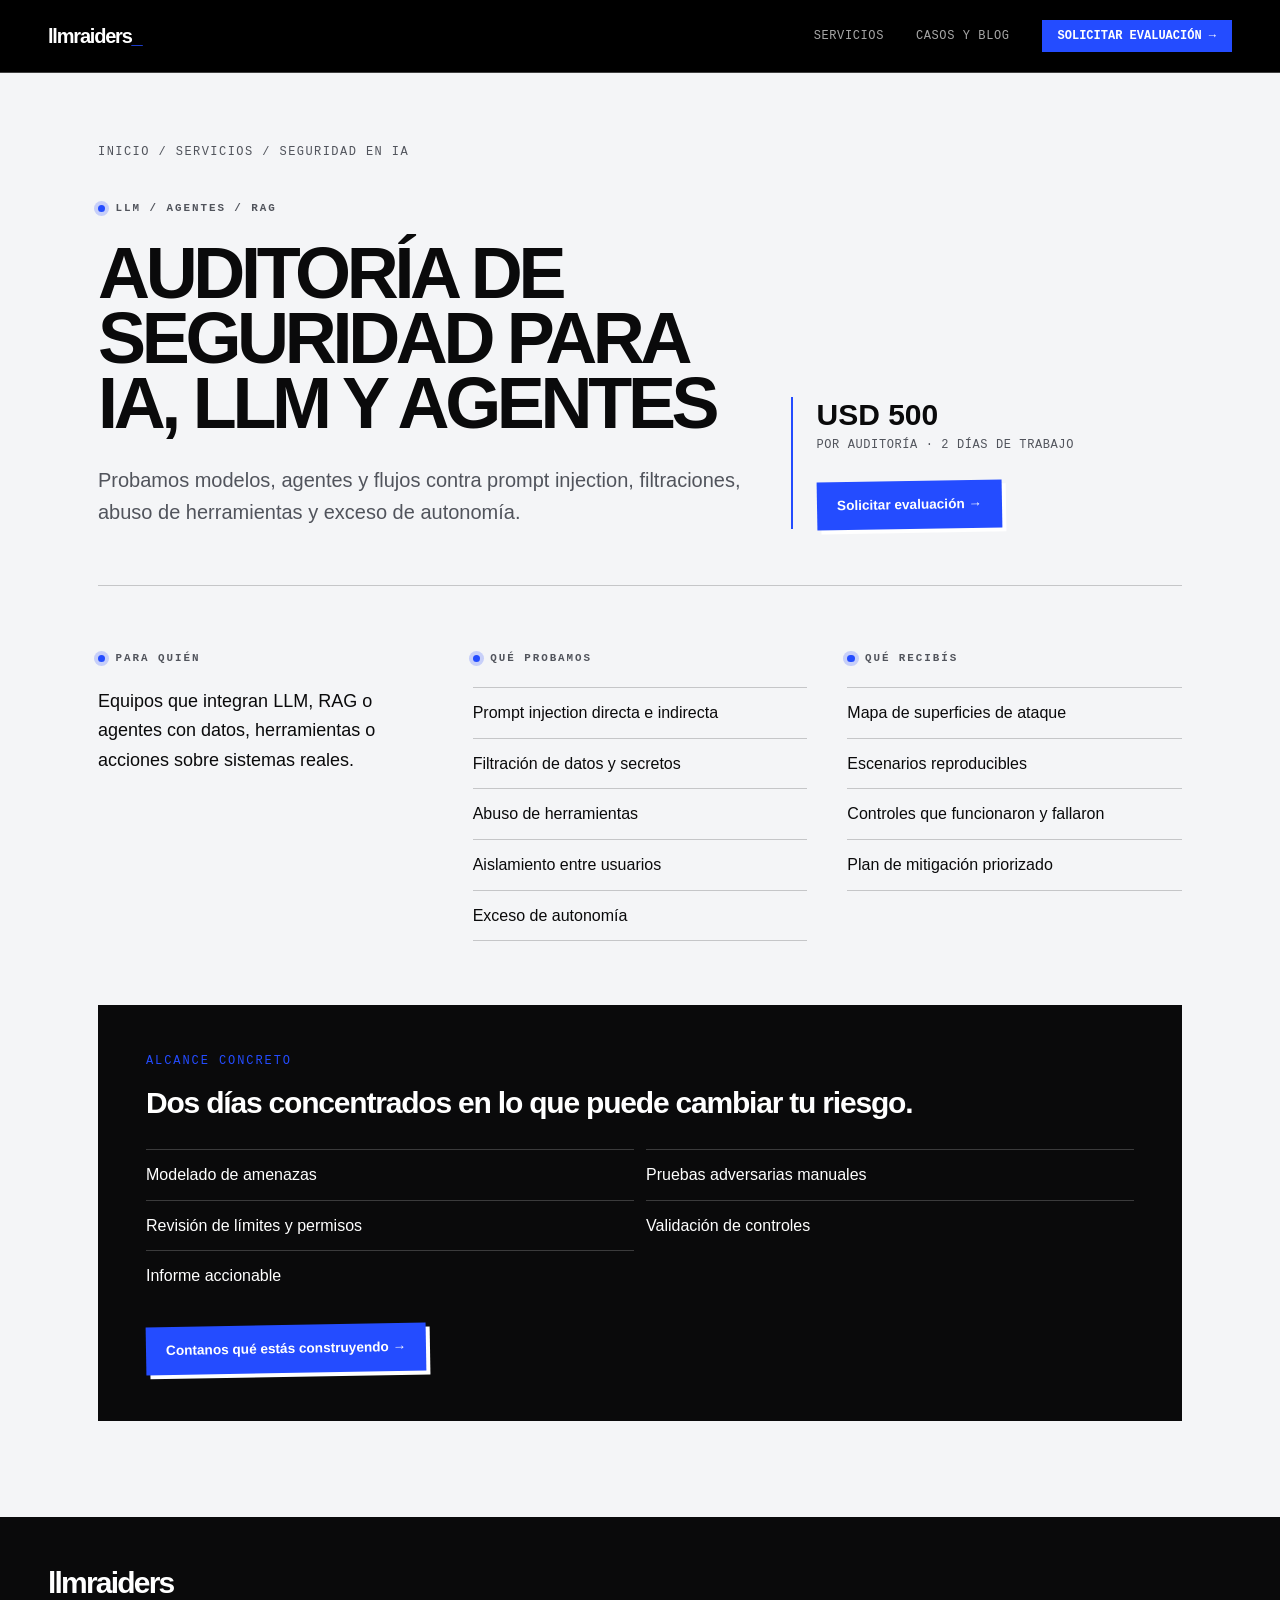
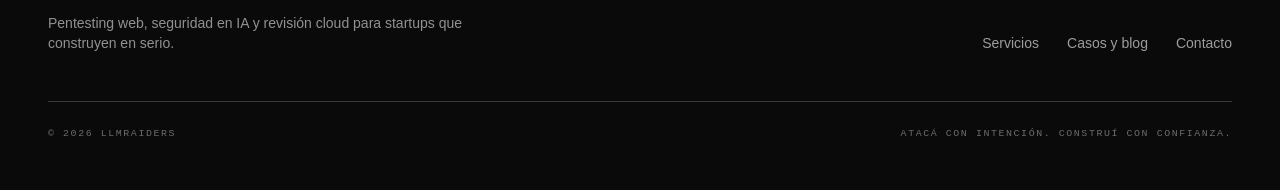
<file: servicios/seguridad-ia-llm/index.html>
<!DOCTYPE html><html lang="es" class="h-full antialiased"><head><meta charSet="utf-8"/><meta name="viewport" content="width=device-width, initial-scale=1"/><link rel="stylesheet" href="/_next/static/chunks/23-m0gh45p-64.css" data-precedence="next"/><link rel="preload" as="script" fetchPriority="low" href="/_next/static/chunks/0jvhpaew_uadu.js"/><script src="/_next/static/chunks/3450qyhportkm.js" async=""></script><script src="/_next/static/chunks/36lm--m0zwqtj.js" async=""></script><script src="/_next/static/chunks/3htl4rajoogek.js" async=""></script><script src="/_next/static/chunks/turbopack-37d3-hmopmi7-.js" async=""></script><script src="/_next/static/chunks/08r2ttsw50_0k.js" async="" crossorigin=""></script><link rel="preload" href="https://www.googletagmanager.com/gtag/js?id=G-TG8754N3J4" as="script"/><meta name="theme-color" content="#244cff"/><meta name="color-scheme" content="light"/><title>Auditoría de seguridad para IA, LLM y agentes · LLMraiders</title><meta name="description" content="Probamos modelos, agentes y flujos contra prompt injection, filtraciones, abuso de herramientas y exceso de autonomía."/><meta name="application-name" content="LLMraiders"/><link rel="manifest" href="/manifest.webmanifest"/><meta name="keywords" content="pentesting web,seguridad en IA,seguridad cloud,pentesting Supabase,red teaming LLM"/><link rel="canonical" href="https://llmraiders.com/servicios/seguridad-ia-llm/"/><meta name="format-detection" content="telephone=no"/><meta name="mobile-web-app-capable" content="yes"/><meta name="apple-mobile-web-app-title" content="LLMraiders"/><meta name="apple-mobile-web-app-status-bar-style" content="default"/><meta property="og:title" content="Auditoría de seguridad para IA, LLM y agentes"/><meta property="og:description" content="Probamos modelos, agentes y flujos contra prompt injection, filtraciones, abuso de herramientas y exceso de autonomía."/><meta property="og:type" content="website"/><meta name="twitter:card" content="summary_large_image"/><meta name="twitter:title" content="LLMraiders — Seguridad ofensiva para startups"/><meta name="twitter:description" content="Pentesting web, seguridad de IA y cloud con alcance y precio claros."/><link rel="icon" href="/icon.svg?icon.0pmir2wjp_wf3.svg" sizes="any" type="image/svg+xml"/><script src="/_next/static/chunks/0cz1d0mv5g_q7.js" noModule=""></script></head><body class="flex min-h-full flex-col font-body"><div hidden=""><!--$--><!--/$--></div><script type="application/ld+json">{"@context":"https://schema.org","@type":"Organization","name":"LLMraiders","url":"https://llmraiders.com","email":"hablemos@llmraiders.com","description":"Seguridad ofensiva, pentesting y auditorías de sistemas con inteligencia artificial para startups."}</script><script>((a,b,c,d,e,f,g,h)=>{let i=document.documentElement,j=["light","dark"];function k(b){var c;(Array.isArray(a)?a:[a]).forEach(a=>{let c="class"===a,d=c&&f?e.map(a=>f[a]||a):e;c?(i.classList.remove(...d),i.classList.add(f&&f[b]?f[b]:b)):i.setAttribute(a,b)}),c=b,h&&j.includes(c)&&(i.style.colorScheme=c)}if(d)k(d);else try{let a=localStorage.getItem(b)||c,d=g&&"system"===a?window.matchMedia("(prefers-color-scheme: dark)").matches?"dark":"light":a;k(d)}catch(a){}})("class","theme","light",null,["light","dark"],null,false,true)</script><header class="fixed inset-x-0 top-0 z-50 border-b border-white/25 bg-black text-white"><nav aria-label="Navegación principal" class="mx-auto flex h-[4.5rem] max-w-[1380px] items-center justify-between px-5 sm:px-8 lg:px-12"><a aria-label="LLMraiders — inicio" class="text-xl font-black tracking-[-0.06em]" href="/">llmraiders<span class="text-[#244cff]">_</span></a><div class="hidden items-center gap-8 md:flex"><a class="font-mono text-xs uppercase tracking-wider text-white/65 hover:text-white" href="/servicios/">Servicios</a><a class="font-mono text-xs uppercase tracking-wider text-white/65 hover:text-white" href="/blog/">Casos y blog</a><a class="bg-[#244cff] px-4 py-2 font-mono text-xs font-bold uppercase text-white" href="/contacto/">Solicitar evaluación →</a></div><button type="button" aria-label="Abrir menú" aria-expanded="false" aria-controls="mobile-navigation" class="grid h-10 w-10 place-content-center gap-1.5 md:hidden"><span class="block h-px w-5 bg-white transition-transform"></span><span class="block h-px w-5 bg-white transition-transform"></span></button></nav></header><main class="flex-1"><script type="application/ld+json">{"@context":"https://schema.org","@type":"Service","name":"Auditoría de seguridad para IA, LLM y agentes","description":"Probamos modelos, agentes y flujos contra prompt injection, filtraciones, abuso de herramientas y exceso de autonomía.","provider":{"@type":"Organization","name":"LLMraiders","url":"https://llmraiders.com"},"areaServed":"Worldwide","offers":{"@type":"Offer","priceCurrency":"USD","price":"500","url":"https://llmraiders.com/servicios/seguridad-ia-llm/"}}</script><div class="mx-auto max-w-[1180px] px-5 pb-24 pt-28 sm:px-8 sm:pt-36 lg:px-12"><nav aria-label="Migas de pan" class="font-mono text-xs uppercase tracking-[.12em] text-ink-soft"><a href="/">Inicio</a> / <a href="/servicios/">Servicios</a> / <!-- -->Seguridad en IA</nav><header class="mt-10 grid gap-10 border-b border-ink/20 pb-14 lg:grid-cols-[1.25fr_.75fr] lg:items-end"><div><p class="eyebrow"><span></span> <!-- -->LLM / AGENTES / RAG</p><h1 class="mt-6 text-5xl font-bold uppercase leading-[.9] tracking-[-.06em] sm:text-7xl">Auditoría de seguridad para IA, LLM y agentes</h1><p class="mt-7 max-w-3xl text-xl leading-relaxed text-ink-soft">Probamos modelos, agentes y flujos contra prompt injection, filtraciones, abuso de herramientas y exceso de autonomía.</p></div><aside class="border-l-2 border-accent pl-6"><p class="text-3xl font-bold">USD 500</p><p class="mt-1 font-mono text-xs uppercase tracking-wider text-ink-soft">por auditoría · <!-- -->2 días de trabajo</p><a class="button-acid mt-7" href="/contacto/?servicio=seguridad-ia-llm">Solicitar evaluación →</a></aside></header><section class="grid gap-10 py-16 lg:grid-cols-3"><div><p class="eyebrow"><span></span> Para quién</p><p class="mt-5 text-lg leading-relaxed">Equipos que integran LLM, RAG o agentes con datos, herramientas o acciones sobre sistemas reales.</p></div><div><p class="eyebrow"><span></span> <!-- -->Qué probamos</p><ul class="mt-5 border-t border-ink/20"><li class="border-b border-ink/20 py-3">Prompt injection directa e indirecta</li><li class="border-b border-ink/20 py-3">Filtración de datos y secretos</li><li class="border-b border-ink/20 py-3">Abuso de herramientas</li><li class="border-b border-ink/20 py-3">Aislamiento entre usuarios</li><li class="border-b border-ink/20 py-3">Exceso de autonomía</li></ul></div><div><p class="eyebrow"><span></span> <!-- -->Qué recibís</p><ul class="mt-5 border-t border-ink/20"><li class="border-b border-ink/20 py-3">Mapa de superficies de ataque</li><li class="border-b border-ink/20 py-3">Escenarios reproducibles</li><li class="border-b border-ink/20 py-3">Controles que funcionaron y fallaron</li><li class="border-b border-ink/20 py-3">Plan de mitigación priorizado</li></ul></div></section><section class="bg-ink p-8 text-white sm:p-12"><p class="font-mono text-xs uppercase tracking-[.16em] text-accent">Alcance concreto</p><h2 class="mt-4 text-3xl font-semibold tracking-[-.04em]">Dos días concentrados en lo que puede cambiar tu riesgo.</h2><ul class="mt-7 grid gap-3 sm:grid-cols-2"><li class="border-t border-white/20 pt-3">Modelado de amenazas</li><li class="border-t border-white/20 pt-3">Pruebas adversarias manuales</li><li class="border-t border-white/20 pt-3">Revisión de límites y permisos</li><li class="border-t border-white/20 pt-3">Validación de controles</li><li class="border-t border-white/20 pt-3">Informe accionable</li></ul><a class="button-acid mt-9" href="/contacto/?servicio=seguridad-ia-llm">Contanos qué estás construyendo →</a></section></div><!--$--><!--/$--></main><footer class="bg-ink text-white"><div class="mx-auto max-w-[1380px] px-5 py-12 sm:px-8 lg:px-12"><div class="flex flex-col gap-10 border-b border-white/20 pb-12 sm:flex-row sm:items-end sm:justify-between"><div><a class="text-3xl font-semibold tracking-[-0.06em]" href="/">llmraiders</a><p class="mt-3 max-w-md text-sm text-white/55">Pentesting web, seguridad en IA y revisión cloud para startups que construyen en serio.</p></div><div class="flex flex-wrap gap-7 text-sm text-white/60"><a class="hover:text-white" href="/servicios/">Servicios</a><a class="hover:text-white" href="/blog/">Casos y blog</a><a class="hover:text-white" href="/contacto/">Contacto</a></div></div><div class="flex flex-col gap-3 pt-6 font-mono text-[0.62rem] uppercase tracking-[0.16em] text-white/40 sm:flex-row sm:justify-between"><p>© 2026 LLMraiders</p><p>Atacá con intención. Construí con confianza.</p></div></div></footer><script src="/_next/static/chunks/0jvhpaew_uadu.js" id="_R_" async=""></script><script>(self.__next_f=self.__next_f||[]).push([0])</script><script>self.__next_f.push([1,"1:\"$Sreact.fragment\"\n2:I[11414,[\"/_next/static/chunks/08r2ttsw50_0k.js\"],\"Providers\"]\n3:I[42724,[\"/_next/static/chunks/08r2ttsw50_0k.js\"],\"Nav\"]\n4:I[39756,[\"/_next/static/chunks/08r2ttsw50_0k.js\"],\"default\"]\n5:I[37457,[\"/_next/static/chunks/08r2ttsw50_0k.js\"],\"default\"]\n6:I[22016,[\"/_next/static/chunks/08r2ttsw50_0k.js\"],\"\"]\n7:I[30679,[\"/_next/static/chunks/08r2ttsw50_0k.js\"],\"ServiceWorkerRegistration\"]\n8:I[79520,[\"/_next/static/chunks/08r2ttsw50_0k.js\"],\"\"]\nd:I[68027,[\"/_next/static/chunks/08r2ttsw50_0k.js\"],\"default\",1]\n:HL[\"/_next/static/chunks/23-m0gh45p-64.css\",\"style\"]\nb:X\n0:{\"P\":null,\"c\":[\"\",\"servicios\",\"seguridad-ia-llm\",\"\"],\"q\":\"\",\"i\":false,\"f\":[[[\"\",{\"children\":[\"servicios\",{\"children\":[[\"slug\",\"seguridad-ia-llm\",\"d\",[]],{\"children\":[\"__PAGE__\",{},\"$undefined\",\"$undefined\",4608]},\"$undefined\",\"$undefined\",4608]},\"$undefined\",\"$undefined\",4608]},\"$undefined\",\"$undefined\",4624],[[\"$\",\"$1\",\"c\",{\"children\":[[[\"$\",\"link\",\"0\",{\"rel\":\"stylesheet\",\"href\":\"/_next/static/chunks/23-m0gh45p-64.css\",\"precedence\":\"next\",\"crossOrigin\":\"$undefined\",\"nonce\":\"$undefined\"}],[\"$\",\"script\",\"script-0\",{\"src\":\"/_next/static/chunks/08r2ttsw50_0k.js\",\"async\":true,\"nonce\":\"$undefined\"}]],[\"$\",\"html\",null,{\"lang\":\"es\",\"suppressHydrationWarning\":true,\"className\":\"h-full antialiased\",\"children\":[\"$\",\"body\",null,{\"className\":\"flex min-h-full flex-col font-body\",\"children\":[[\"$\",\"script\",null,{\"type\":\"application/ld+json\",\"dangerouslySetInnerHTML\":{\"__html\":\"{\\\"@context\\\":\\\"https://schema.org\\\",\\\"@type\\\":\\\"Organization\\\",\\\"name\\\":\\\"LLMraiders\\\",\\\"url\\\":\\\"https://llmraiders.com\\\",\\\"email\\\":\\\"hablemos@llmraiders.com\\\",\\\"description\\\":\\\"Seguridad ofensiva, pentesting y auditorías de sistemas con inteligencia artificial para startups.\\\"}\"}}],[\"$\",\"$L2\",null,{\"children\":[[\"$\",\"$L3\",null,{}],[\"$\",\"main\",null,{\"className\":\"flex-1\",\"children\":[\"$\",\"$L4\",null,{\"parallelRouterKey\":\"children\",\"error\":\"$undefined\",\"errorStyles\":\"$undefined\",\"errorScripts\":\"$undefined\",\"template\":[\"$\",\"$L5\",null,{}],\"templateStyles\":\"$undefined\",\"templateScripts\":\"$undefined\",\"notFound\":[[[\"$\",\"title\",null,{\"children\":\"404: This page could not be found.\"}],[\"$\",\"div\",null,{\"style\":{\"fontFamily\":\"system-ui,\\\"Segoe UI\\\",Roboto,Helvetica,Arial,sans-serif,\\\"Apple Color Emoji\\\",\\\"Segoe UI Emoji\\\"\",\"height\":\"100vh\",\"textAlign\":\"center\",\"display\":\"flex\",\"flexDirection\":\"column\",\"alignItems\":\"center\",\"justifyContent\":\"center\"},\"children\":[\"$\",\"div\",null,{\"children\":[[\"$\",\"style\",null,{\"dangerouslySetInnerHTML\":{\"__html\":\"body{color:#000;background:#fff;margin:0}.next-error-h1{border-right:1px solid rgba(0,0,0,.3)}@media (prefers-color-scheme:dark){body{color:#fff;background:#000}.next-error-h1{border-right:1px solid rgba(255,255,255,.3)}}\"}}],[\"$\",\"h1\",null,{\"className\":\"next-error-h1\",\"style\":{\"display\":\"inline-block\",\"margin\":\"0 20px 0 0\",\"padding\":\"0 23px 0 0\",\"fontSize\":24,\"fontWeight\":500,\"verticalAlign\":\"top\",\"lineHeight\":\"49px\"},\"children\":404}],[\"$\",\"div\",null,{\"style\":{\"display\":\"inline-block\"},\"children\":[\"$\",\"h2\",null,{\"style\":{\"fontSize\":14,\"fontWeight\":400,\"lineHeight\":\"49px\",\"margin\":0},\"children\":\"This page could not be found.\"}]}]]}]}]],[]],\"forbidden\":\"$undefined\",\"unauthorized\":\"$undefined\"}]}],[\"$\",\"footer\",null,{\"className\":\"bg-ink text-white\",\"children\":[\"$\",\"div\",null,{\"className\":\"mx-auto max-w-[1380px] px-5 py-12 sm:px-8 lg:px-12\",\"children\":[[\"$\",\"div\",null,{\"className\":\"flex flex-col gap-10 border-b border-white/20 pb-12 sm:flex-row sm:items-end sm:justify-between\",\"children\":[[\"$\",\"div\",null,{\"children\":[[\"$\",\"$L6\",null,{\"href\":\"/\",\"className\":\"text-3xl font-semibold tracking-[-0.06em]\",\"children\":\"llmraiders\"}],[\"$\",\"p\",null,{\"className\":\"mt-3 max-w-md text-sm text-white/55\",\"children\":\"Pentesting web, seguridad en IA y revisión cloud para startups que construyen en serio.\"}]]}],[\"$\",\"div\",null,{\"className\":\"flex flex-wrap gap-7 text-sm text-white/60\",\"children\":[[\"$\",\"$L6\",null,{\"href\":\"/servicios/\",\"className\":\"hover:text-white\",\"children\":\"Servicios\"}],[\"$\",\"$L6\",null,{\"href\":\"/blog/\",\"className\":\"hover:text-white\",\"children\":\"Casos y blog\"}],[\"$\",\"$L6\",null,{\"href\":\"/contacto/\",\"className\":\"hover:text-white\",\"children\":\"Contacto\"}]]}]]}],[\"$\",\"div\",null,{\"className\":\"flex flex-col gap-3 pt-6 font-mono text-[0.62rem] uppercase tracking-[0.16em] text-white/40 sm:flex-row sm:justify-between\",\"children\":[[\"$\",\"p\",null,{\"children\":\"© 2026 LLMraiders\"}],[\"$\",\"p\",null,{\"children\":\"Atacá con intención. Construí con confianza.\"}]]}]]}]}],[\"$\",\"$L7\",null,{}]]}],[[\"$\",\"$L8\",null,{\"src\":\"https://www.googletagmanager.com/gtag/js?id=G-TG8754N3J4\",\"strategy\":\"afterInteractive\"}],[\"$\",\"$L8\",null,{\"id\":\"google-analytics\",\"strategy\":\"afterInteractive\",\"children\":\"\\n          window.dataLayer = window.dataLayer || [];\\n          function gtag(){dataLayer.push(arguments);}\\n          gtag('js', new Date());\\n          gtag('config', 'G-TG8754N3J4');\\n        \"}]]]}]}]]}],{\"children\":[[\"$\",\"$1\",\"c\",{\"children\":[null,[\"$\",\"$L4\",null,{\"parallelRouterKey\":\"children\",\"error\":\"$undefined\",\"errorStyles\":\"$undefined\",\"errorScripts\":\"$undefined\",\"template\":[\"$\",\"$L5\",null,{}],\"templateStyles\":\"$undefined\",\"templateScripts\":\"$undefined\",\"notFound\":\"$undefined\",\"forbidden\":\"$undefined\",\"unauthorized\":\"$undefined\"}]]}],{\"children\":[\"$L9\",{\"children\":[\"$La\",{},null,false,null]},null,false,\"$b\"]},null,false,\"$b\"]},null,false,null],\"$Lc\",false]],\"m\":\"$undefined\",\"G\":[\"$d\",[\"$Le\"]],\"S\":true,\"h\":null,\"r\":\"$undefined\",\"s\":\"$undefined\",\"a\":\"$undefined\",\"l\":\"$undefined\",\"p\":\"$undefined\",\"d\":\"$undefined\",\"b\":\"GaVe52134OItbIwAkN1o9\"}\n10:I[97367,[\"/_next/static/chunks/08r2ttsw50_0k.js\"],\"OutletBoundary\"]\n11:\"$Sreact.suspense\"\n13:I[97367,[\"/_next/static/chunks/08r2ttsw50_0k.js\"],\"ViewportBoundary\"]\n15:I[97367,[\"/_next/static/chunks/08r2ttsw50_0k.js\"],\"MetadataBoundary\"]\n9:[\"$\",\"$1\",\"c\",{\"children\":[null,[\"$\",\"$L4\",null,{\"parallelRouterKey\":\"children\",\"error\":\"$undefined\",\"errorStyles\":\"$undefined\",\"errorScripts\":\"$undefined\",\"template\":[\"$\",\"$L5\",null,{}],\"templateStyles\":\"$undefined\",\"templateScripts\":\"$undefined\",\"notFound\":\"$undefined\",\"forbidden\":\"$undefined\",\"unauthorized\":\"$undefined\"}]]}]\na:[\"$\",\"$1\",\"c\",{\"children\":[\"$Lf\",null,[\"$\",\"$L10\",null,{\"children\":[\"$\",\"$11\",null,{\"name\":\"Next.MetadataOutlet\",\"children\":\"$@12\"}]}]]}]\nc:[\"$\",\"$1\",\"h\",{\"children\":[null,[\"$\",\"$L13\",null,{\"children\":\"$L14\"}],[\"$\",\"div\",null,{\"hidden\":true,\"children\":[\"$\",\"$L15\",null,{\"children\":[\"$\",\"$11\",null,{\"name\":\"Next.Metadata\",\"children\":\"$L16\"}]}]}],null]}]\ne:[\"$\",\"link\",\"0\",{\"rel\":\"stylesheet\",\"href\":\"/_next/static/chunks/23-m0gh45p-64.css\",\"precedence\":\"next\",\"crossOrigin\":\"$undefined\",\"nonce\":\"$undefined\"}]\nb:C\nf:[[\"$\",\"script\",null,{\"type\":\"application/ld+json\",\"dangerouslySetInnerHTML\":{\"__html\":\"{\\\"@context\\\":\\\"https://schema.org\\\",\\\"@type\\\":\\\"Service\\\",\\\"name\\\":\\\"Auditoría de seguridad para IA, LLM y agentes\\\",\\\"description\\\":\\\"Probamos modelos, agentes y flujos contra prompt injection, filtraciones, abuso de herramientas y exceso de autonomía.\\\",\\\"provider\\\":{\\\"@type\\\":\\\"Organization\\\",\\\"name\\\":\\\"LLMraiders\\\",\\\"url\\\":\\\"https://llmraiders.com\\\"},\\\"areaServed\\\":\\\"Worldwide\\\",\\\"offers\\\":{\\\"@type\\\":\\\"Offer\\\",\\\"priceCurrency\\\":\\\"USD\\\",\\\"price\\\":\\\"500\\\",\\\"url\\\":\\\"https://llmraiders.com/servicios/seguridad-ia-llm/\\\"}}\"}}],[\"$\",\"div\",null,{\"className\":\"mx-auto max-w-[1180px] px-5 pb-24 pt-28 sm:px-8 sm:pt-36 lg:px-12\",\"children\":[[\"$\",\"nav\",null,{\"aria-label\":\"Migas de pan\",\"className\":\"font-mono text-xs uppercase tracking-[.12em] text-ink-soft\",\"children\":[[\"$\",\"$L6\",null,{\"href\":\"/\",\"children\":\"Inicio\"}],\" / \",[\"$\",\"$L6\",null,{\"href\":\"/servicios/\",\"children\":\"Servicios\"}],\" / \",\"Seguridad en IA\"]}],[\"$\",\"header\",null,{\"className\":\"mt-10 grid gap-10 border-b border-ink/20 pb-14 lg:grid-cols-[1.25fr_.75fr] lg:items-end\",\"children\":[[\"$\",\"div\",null,{\"children\":[[\"$\",\"p\",null,{\"className\":\"eyebrow\",\"children\":[[\"$\",\"span\",null,{}],\" \",\"LLM / AGENTES / RAG\"]}],[\"$\",\"h1\",null,{\"className\":\"mt-6 text-5xl font-bold uppercase leading-[.9] tracking-[-.06em] sm:text-7xl\",\"children\":\"Auditoría de seguridad para IA, LLM y agentes\"}],[\"$\",\"p\",null,{\"className\":\"mt-7 max-w-3xl text-xl leading-relaxed text-ink-soft\",\"children\":\"Probamos modelos, agentes y flujos contra prompt injection, filtraciones, abuso de herramientas y exceso de autonomía.\"}]]}],[\"$\",\"aside\",null,{\"className\":\"border-l-2 border-accent pl-6\",\"children\":[[\"$\",\"p\",null,{\"className\":\"text-3xl font-bold\",\"children\":\"USD 500\"}],[\"$\",\"p\",null,{\"className\":\"mt-1 font-mono text-xs uppercase tracking-wider text-ink-soft\",\"children\":[\"por auditoría · \",\"2 días de trabajo\"]}],[\"$\",\"$L6\",null,{\"href\":\"/contacto/?servicio=seguridad-ia-llm\",\"className\":\"button-acid mt-7\",\"children\":\"Solicitar evaluación →\"}]]}]]}],[\"$\",\"section\",null,{\"className\":\"grid gap-10 py-16 lg:grid-cols-3\",\"children\":[[\"$\",\"div\",null,{\"children\":[[\"$\",\"p\",null,{\"className\":\"eyebrow\",\"children\":[[\"$\",\"span\",null,{}],\" Para quién\"]}],[\"$\",\"p\",null,{\"className\":\"mt-5 text-lg leading-relaxed\",\"children\":\"Equipos que integran LLM, RAG o agentes con datos, herramientas o acciones sobre sistemas reales.\"}]]}],[\"$\",\"div\",null,{\"children\":[[\"$\",\"p\",null,{\"className\":\"eyebrow\",\"children\":[[\"$\",\"span\",null,{}],\" \",\"Qué probamos\"]}],[\"$\",\"ul\",null,{\"className\":\"mt-5 border-t border-ink/20\",\"children\":[[\"$\",\"li\",\"Prompt injection directa e indirecta\",{\"className\":\"border-b border-ink/20 py-3\",\"children\":\"Prompt injection directa e indirecta\"}],[\"$\",\"li\",\"Filtración de datos y secretos\",{\"className\":\"border-b border-ink/20 py-3\",\"children\":\"Filtración de datos y secretos\"}],[\"$\",\"li\",\"Abuso de herramientas\",{\"className\":\"border-b border-ink/20 py-3\",\"children\":\"Abuso de herramientas\"}],[\"$\",\"li\",\"Aislamiento entre usuarios\",{\"className\":\"border-b border-ink/20 py-3\",\"children\":\"Aislamiento entre usuarios\"}],[\"$\",\"li\",\"Exceso de autonomía\",{\"className\":\"border-b border-ink/20 py-3\",\"children\":\"Exceso de autonomía\"}]]}]]}],[\"$\",\"div\",null,{\"children\":[[\"$\",\"p\",null,{\"className\":\"eyebrow\",\"children\":[[\"$\",\"span\",null,{}],\" \",\"Qué recibís\"]}],[\"$\",\"ul\",null,{\"className\":\"mt-5 border-t border-ink/20\",\"children\":[[\"$\",\"li\",\"Mapa de superficies de ataque\",{\"className\":\"border-b border-ink/20 py-3\",\"children\":\"Mapa de superficies de ataque\"}],[\"$\",\"li\",\"Escenarios reproducibles\",{\"className\":\"border-b border-ink/20 py-3\",\"children\":\"Escenarios reproducibles\"}],[\"$\",\"li\",\"Controles que funcionaron y fallaron\",{\"className\":\"border-b border-ink/20 py-3\",\"children\":\"Controles que funcionaron y fallaron\"}],[\"$\",\"li\",\"Plan de mitigación priorizado\",{\"className\":\"border-b border-ink/20 py-3\",\"children\":\"Plan de mitigación priorizado\"}]]}]]}]]}],[\"$\",\"section\",null,{\"className\":\"bg-ink p-8 text-white sm:p-12\",\"children\":[\"$L17\",\"$L18\",\"$L19\",\"$L1a\"]}]]}]]\n17:[\"$\",\"p\",null,{\"className\":\"font-mono text-xs uppercase tracking-[.16em] text-accent\",\"children\":\"Alcance concreto\"}]\n18:[\"$\",\"h2\",null,{\"className\":\"mt-4 text-3xl font-semibold tracking-[-.04em]\",\"children\":\"Dos días concentrados en lo que puede cambiar tu riesgo.\"}]\n19:[\"$\",\"ul\",null,{\"className\":\"mt-7 grid gap-3 sm:grid-cols-2\",\"children\":[[\"$\",\"li\",\"Modelado de amenazas\",{\"className\":\"border-t border-white/20 pt-3\",\"children\":\"Modelado de amenazas\"}],[\"$\",\"li\",\"Pruebas adversarias manuales\",{\"className\":\"border-t border-white/20 pt-3\",\"children\":\"Pruebas adversarias manuales\"}],[\"$\",\"li\",\"Revisión de límites y permisos\",{\"className\":\"border-t border-white/20 pt-3\",\"children\":\"Revisión de límites y permisos\"}],[\"$\",\"li\",\"Validación de controles\",{\"className\":\"border-t border-white/20 pt-3\",\"children\":\"Validación de controles\"}],[\"$\",\"li\",\"Informe accionable\",{\"className\":\"border-t border-white/20 pt-3\",\"children\":\"Informe accionable\"}]]}]\n1a:[\"$\",\"$L6\",null,{\"href\":\"/contacto/?servicio=seguridad-ia-llm\",\"className\":\"button-acid mt-9\",\"children\":\"Contanos qué estás construyendo →\"}]\n14:[[\"$\",\"meta\",\"0\",{\"charSet\":\"utf-8\"}],[\"$\",\"meta\",\"1\",{\"name\":\"viewport\",\"content\":\"width=device-width, initial-scale=1\"}],[\"$\",\"meta\",\"2\",{\"name\":\"theme-color\",\"content\":\"#244cff\"}],[\"$\",\"meta\",\"3\",{\"name\":\"color-scheme\",\"content\":\"light\"}]]\n1b:I[27201,[\"/_next/static/chunks/08r2ttsw50_0k.js\"],\"IconMark\"]\n12:null\n16:[[\"$\",\"title\",\"0\",{\"children\":\"Auditoría de seguridad para IA, LLM y agentes · LLMraiders\"}],[\"$\",\"meta\",\"1\",{\"name\":\"description\",\"content\":\"Probamos modelos, agentes y flujos contra prompt injection, filtraciones, abuso de herramientas y exceso de autonomía.\"}],[\"$\",\"meta\",\"2\",{\"name\":\"application-name\",\"content\":\"LLMraiders\"}],[\"$\",\"link\",\"3\",{\"rel\":\"manifest\",\"href\":\"/manifest.webmanifest\",\"crossOrigin\":\"$undefined\"}],[\"$\",\"meta\",\"4\",{\"name\":\"keywords\",\"content\":\"pentesting web,seguridad en IA,seguridad cloud,pentesting Supabase,red teaming LLM\"}],[\"$\",\"link\",\"5\",{\"rel\":\"canonical\",\"href\":\"https://llmraiders.com/servicios/seguridad-ia-llm/\"}],[\"$\",\"meta\",\"6\",{\"name\":\"format-detection\",\"content\":\"telephone=no\"}],[\"$\",\"meta\",\"7\",{\"name\":\"mobile-web-app-capable\",\"content\":\"yes\"}],[\"$\",\"meta\",\"8\",{\"name\":\"apple-mobile-web-app-title\",\"content\":\"LLMraiders\"}],[\"$\",\"meta\",\"9\",{\"name\":\"apple-mobile-web-app-status-bar-style\",\"content\":\"default\"}],[\"$\",\"meta\",\"10\",{\"property\":\"og:title\",\"content\":\"Auditoría de seguridad para IA, LLM y agentes\"}],[\"$\",\"meta\",\"11\",{\"property\":\"og:description\",\"content\":\"Probamos modelos, agentes y flujos contra prompt injection, filtraciones, abuso de herramientas y exceso de autonomía.\"}],[\"$\",\"meta\",\"12\",{\"property\":\"og:type\",\"content\":\"website\"}],[\"$\",\"meta\",\"13\",{\"name\":\"twitter:card\",\"content\":\"summary_large_image\"}],[\"$\",\"meta\",\"14\",{\"name\":\"twitter:title\",\"content\":\"LLMraiders — Seguridad ofensiva para startups\"}],[\"$\",\"meta\",\"15\",{\"name\":\"twitter:description\",\"content\":\"Pentesting web, seguridad de IA y cloud con alcance y precio claros.\"}],[\"$\",\"link\",\"16\",{\"rel\":\"icon\",\"href\":\"/icon.svg?icon.0pmir2wjp_wf3.svg\",\"sizes\":\"any\",\"type\":\"image/svg+xml\"}],[\"$\",\"$L1b\",\"17\",{}]]\n"])</script></body></html>
</file>
<file: _next/static/chunks/23-m0gh45p-64.css>
@layer properties{@supports (((-webkit-hyphens:none)) and (not (margin-trim:inline))) or ((-moz-orient:inline) and (not (color:rgb(from red r g b)))){*,:before,:after,::backdrop{--tw-translate-x:0;--tw-translate-y:0;--tw-translate-z:0;--tw-space-y-reverse:0;--tw-divide-y-reverse:0;--tw-border-style:solid;--tw-leading:initial;--tw-font-weight:initial;--tw-tracking:initial;--tw-shadow:0 0 #0000;--tw-shadow-color:initial;--tw-shadow-alpha:100%;--tw-inset-shadow:0 0 #0000;--tw-inset-shadow-color:initial;--tw-inset-shadow-alpha:100%;--tw-ring-color:initial;--tw-ring-shadow:0 0 #0000;--tw-inset-ring-color:initial;--tw-inset-ring-shadow:0 0 #0000;--tw-ring-inset:initial;--tw-ring-offset-width:0px;--tw-ring-offset-color:#fff;--tw-ring-offset-shadow:0 0 #0000;--tw-blur:initial;--tw-brightness:initial;--tw-contrast:initial;--tw-grayscale:initial;--tw-hue-rotate:initial;--tw-invert:initial;--tw-opacity:initial;--tw-saturate:initial;--tw-sepia:initial;--tw-drop-shadow:initial;--tw-drop-shadow-color:initial;--tw-drop-shadow-alpha:100%;--tw-drop-shadow-size:initial;--tw-duration:initial;--tw-ease:initial}}}@layer theme{:root,:host{--font-mono:"SFMono-Regular",Consolas,"Liberation Mono",monospace;--color-black:#000;--color-white:#fff;--spacing:.25rem;--container-md:28rem;--container-lg:32rem;--container-xl:36rem;--container-2xl:42rem;--container-3xl:48rem;--container-4xl:56rem;--container-6xl:72rem;--text-xs:.75rem;--text-xs--line-height:calc(1 / .75);--text-sm:.875rem;--text-sm--line-height:calc(1.25 / .875);--text-base:1rem;--text-base--line-height:calc(1.5 / 1);--text-lg:1.125rem;--text-lg--line-height:calc(1.75 / 1.125);--text-xl:1.25rem;--text-xl--line-height:calc(1.75 / 1.25);--text-2xl:1.5rem;--text-2xl--line-height:calc(2 / 1.5);--text-3xl:1.875rem;--text-3xl--line-height:calc(2.25 / 1.875);--text-4xl:2.25rem;--text-4xl--line-height:calc(2.5 / 2.25);--text-5xl:3rem;--text-5xl--line-height:1;--text-6xl:3.75rem;--text-6xl--line-height:1;--text-7xl:4.5rem;--text-7xl--line-height:1;--font-weight-medium:500;--font-weight-semibold:600;--font-weight-bold:700;--font-weight-black:900;--tracking-tight:-.025em;--tracking-wider:.05em;--tracking-widest:.1em;--leading-snug:1.375;--leading-relaxed:1.625;--radius-xl:.75rem;--radius-2xl:1rem;--ease-out:cubic-bezier(0, 0, .2, 1);--default-transition-duration:.15s;--default-transition-timing-function:cubic-bezier(.4, 0, .2, 1);--default-font-family:Arial,"Helvetica Neue",sans-serif;--default-mono-font-family:"SFMono-Regular",Consolas,"Liberation Mono",monospace}}@layer base{*,:after,:before,::backdrop{box-sizing:border-box;border:0 solid;margin:0;padding:0}::file-selector-button{box-sizing:border-box;border:0 solid;margin:0;padding:0}html,:host{-webkit-text-size-adjust:100%;tab-size:4;line-height:1.5;font-family:var(--default-font-family,-apple-system, BlinkMacSystemFont, "Segoe UI", Roboto, "Helvetica Neue", "Noto Sans", Arial, sans-serif, "Apple Color Emoji", "Segoe UI Emoji", "Segoe UI Symbol", "Noto Color Emoji");font-feature-settings:var(--default-font-feature-settings,normal);font-variation-settings:var(--default-font-variation-settings,normal);-webkit-tap-highlight-color:transparent}hr{height:0;color:inherit;border-top-width:1px}abbr:where([title]){-webkit-text-decoration:underline dotted;text-decoration:underline dotted}h1,h2,h3,h4,h5,h6{font-size:inherit;font-weight:inherit}a{color:inherit;-webkit-text-decoration:inherit;-webkit-text-decoration:inherit;-webkit-text-decoration:inherit;-webkit-text-decoration:inherit;text-decoration:inherit}b,strong{font-weight:bolder}code,kbd,samp,pre{font-family:var(--default-mono-font-family,ui-monospace, SFMono-Regular, Menlo, Monaco, Consolas, "Liberation Mono", "Courier New", monospace);font-feature-settings:var(--default-mono-font-feature-settings,normal);font-variation-settings:var(--default-mono-font-variation-settings,normal);font-size:1em}small{font-size:80%}sub,sup{vertical-align:baseline;font-size:75%;line-height:0;position:relative}sub{bottom:-.25em}sup{top:-.5em}table{text-indent:0;border-color:inherit;border-collapse:collapse}:-moz-focusring:where(:not(iframe)){outline:auto}progress{vertical-align:baseline}summary{display:list-item}ol,ul,menu{list-style:none}img,svg,video,canvas,audio,iframe,embed,object{vertical-align:middle;display:block}img,video{max-width:100%;height:auto}button,input,select,optgroup,textarea{font:inherit;font-feature-settings:inherit;font-variation-settings:inherit;letter-spacing:inherit;color:inherit;opacity:1;background-color:#0000;border-radius:0}::file-selector-button{font:inherit;font-feature-settings:inherit;font-variation-settings:inherit;letter-spacing:inherit;color:inherit;opacity:1;background-color:#0000;border-radius:0}:where(select:is([multiple],[size])) optgroup{font-weight:bolder}:where(select:is([multiple],[size])) optgroup option{padding-inline-start:20px}::file-selector-button{margin-inline-end:4px}::placeholder{opacity:1}@supports (not ((-webkit-appearance:-apple-pay-button))) or (contain-intrinsic-size:1px){::placeholder{color:currentColor}@supports (color:color-mix(in lab, red, red)){::placeholder{color:color-mix(in oklab, currentcolor 50%, transparent)}}}textarea{resize:vertical}::-webkit-search-decoration{-webkit-appearance:none}::-webkit-date-and-time-value{min-height:1lh;text-align:inherit}::-webkit-datetime-edit{display:inline-flex}::-webkit-datetime-edit-fields-wrapper{padding:0}::-webkit-datetime-edit{padding-block:0}::-webkit-datetime-edit-year-field{padding-block:0}::-webkit-datetime-edit-month-field{padding-block:0}::-webkit-datetime-edit-day-field{padding-block:0}::-webkit-datetime-edit-hour-field{padding-block:0}::-webkit-datetime-edit-minute-field{padding-block:0}::-webkit-datetime-edit-second-field{padding-block:0}::-webkit-datetime-edit-millisecond-field{padding-block:0}::-webkit-datetime-edit-meridiem-field{padding-block:0}::-webkit-calendar-picker-indicator{line-height:1}:-moz-ui-invalid{box-shadow:none}button,input:where([type=button],[type=reset],[type=submit]){appearance:button}::file-selector-button{appearance:button}::-webkit-inner-spin-button{height:auto}::-webkit-outer-spin-button{height:auto}[hidden]:where(:not([hidden=until-found])){display:none!important}}@layer components;@layer utilities{.visible{visibility:visible}.sr-only{clip-path:inset(50%);white-space:nowrap;border-width:0;width:1px;height:1px;margin:-1px;padding:0;position:absolute;overflow:hidden}.fixed{position:fixed}.relative{position:relative}.static{position:static}.inset-x-0{inset-inline:0}.top-0{top:0}.z-10{z-index:10}.z-50{z-index:50}.mx-1\.5{margin-inline:calc(var(--spacing) * 1.5)}.mx-auto{margin-inline:auto}.prose{color:var(--tw-prose-body);max-width:65ch}.prose :where(p):not(:where([class~=not-prose],[class~=not-prose] *)){margin-top:1.25em;margin-bottom:1.25em}.prose :where([class~=lead]):not(:where([class~=not-prose],[class~=not-prose] *)){color:var(--tw-prose-lead);margin-top:1.2em;margin-bottom:1.2em;font-size:1.25em;line-height:1.6}.prose :where(a):not(:where([class~=not-prose],[class~=not-prose] *)){color:var(--tw-prose-links);font-weight:500;text-decoration:underline}.prose :where(strong):not(:where([class~=not-prose],[class~=not-prose] *)){color:var(--tw-prose-bold);font-weight:600}.prose :where(a strong):not(:where([class~=not-prose],[class~=not-prose] *)),.prose :where(blockquote strong):not(:where([class~=not-prose],[class~=not-prose] *)),.prose :where(thead th strong):not(:where([class~=not-prose],[class~=not-prose] *)){color:inherit}.prose :where(ol):not(:where([class~=not-prose],[class~=not-prose] *)){margin-top:1.25em;margin-bottom:1.25em;padding-inline-start:1.625em;list-style-type:decimal}.prose :where(ol[type=A]):not(:where([class~=not-prose],[class~=not-prose] *)){list-style-type:upper-alpha}.prose :where(ol[type=a]):not(:where([class~=not-prose],[class~=not-prose] *)){list-style-type:lower-alpha}.prose :where(ol[type=A s]):not(:where([class~=not-prose],[class~=not-prose] *)){list-style-type:upper-alpha}.prose :where(ol[type=a s]):not(:where([class~=not-prose],[class~=not-prose] *)){list-style-type:lower-alpha}.prose :where(ol[type=I]):not(:where([class~=not-prose],[class~=not-prose] *)){list-style-type:upper-roman}.prose :where(ol[type=i]):not(:where([class~=not-prose],[class~=not-prose] *)){list-style-type:lower-roman}.prose :where(ol[type=I s]):not(:where([class~=not-prose],[class~=not-prose] *)){list-style-type:upper-roman}.prose :where(ol[type=i s]):not(:where([class~=not-prose],[class~=not-prose] *)){list-style-type:lower-roman}.prose :where(ol[type="1"]):not(:where([class~=not-prose],[class~=not-prose] *)){list-style-type:decimal}.prose :where(ul):not(:where([class~=not-prose],[class~=not-prose] *)){margin-top:1.25em;margin-bottom:1.25em;padding-inline-start:1.625em;list-style-type:disc}.prose :where(ol>li):not(:where([class~=not-prose],[class~=not-prose] *))::marker{color:var(--tw-prose-counters);font-weight:400}.prose :where(ul>li):not(:where([class~=not-prose],[class~=not-prose] *))::marker{color:var(--tw-prose-bullets)}.prose :where(dt):not(:where([class~=not-prose],[class~=not-prose] *)){color:var(--tw-prose-headings);margin-top:1.25em;font-weight:600}.prose :where(hr):not(:where([class~=not-prose],[class~=not-prose] *)){border-color:var(--tw-prose-hr);border-top-width:1px;margin-top:3em;margin-bottom:3em}.prose :where(blockquote):not(:where([class~=not-prose],[class~=not-prose] *)){color:var(--tw-prose-quotes);border-inline-start-width:.25rem;border-inline-start-color:var(--tw-prose-quote-borders);quotes:"“""”""‘""’";margin-top:1.6em;margin-bottom:1.6em;padding-inline-start:1em;font-style:italic;font-weight:500}.prose :where(blockquote p:first-of-type):not(:where([class~=not-prose],[class~=not-prose] *)):before{content:open-quote}.prose :where(blockquote p:last-of-type):not(:where([class~=not-prose],[class~=not-prose] *)):after{content:close-quote}.prose :where(h1):not(:where([class~=not-prose],[class~=not-prose] *)){color:var(--tw-prose-headings);margin-top:0;margin-bottom:.888889em;font-size:2.25em;font-weight:800;line-height:1.11111}.prose :where(h1 strong):not(:where([class~=not-prose],[class~=not-prose] *)){color:inherit;font-weight:900}.prose :where(h2):not(:where([class~=not-prose],[class~=not-prose] *)){color:var(--tw-prose-headings);margin-top:2em;margin-bottom:1em;font-size:1.5em;font-weight:700;line-height:1.33333}.prose :where(h2 strong):not(:where([class~=not-prose],[class~=not-prose] *)){color:inherit;font-weight:800}.prose :where(h3):not(:where([class~=not-prose],[class~=not-prose] *)){color:var(--tw-prose-headings);margin-top:1.6em;margin-bottom:.6em;font-size:1.25em;font-weight:600;line-height:1.6}.prose :where(h3 strong):not(:where([class~=not-prose],[class~=not-prose] *)){color:inherit;font-weight:700}.prose :where(h4):not(:where([class~=not-prose],[class~=not-prose] *)){color:var(--tw-prose-headings);margin-top:1.5em;margin-bottom:.5em;font-weight:600;line-height:1.5}.prose :where(h4 strong):not(:where([class~=not-prose],[class~=not-prose] *)){color:inherit;font-weight:700}.prose :where(img):not(:where([class~=not-prose],[class~=not-prose] *)){margin-top:2em;margin-bottom:2em}.prose :where(picture):not(:where([class~=not-prose],[class~=not-prose] *)){margin-top:2em;margin-bottom:2em;display:block}.prose :where(video):not(:where([class~=not-prose],[class~=not-prose] *)){margin-top:2em;margin-bottom:2em}.prose :where(kbd):not(:where([class~=not-prose],[class~=not-prose] *)){color:var(--tw-prose-kbd);box-shadow:0 0 0 1px var(--tw-prose-kbd-shadows), 0 3px 0 var(--tw-prose-kbd-shadows);padding-top:.1875em;padding-inline-end:.375em;padding-bottom:.1875em;border-radius:.3125rem;padding-inline-start:.375em;font-family:inherit;font-size:.875em;font-weight:500}.prose :where(code):not(:where([class~=not-prose],[class~=not-prose] *)){color:var(--tw-prose-code);font-size:.875em;font-weight:600}.prose :where(code):not(:where([class~=not-prose],[class~=not-prose] *)):before,.prose :where(code):not(:where([class~=not-prose],[class~=not-prose] *)):after{content:"`"}.prose :where(a code):not(:where([class~=not-prose],[class~=not-prose] *)),.prose :where(h1 code):not(:where([class~=not-prose],[class~=not-prose] *)){color:inherit}.prose :where(h2 code):not(:where([class~=not-prose],[class~=not-prose] *)){color:inherit;font-size:.875em}.prose :where(h3 code):not(:where([class~=not-prose],[class~=not-prose] *)){color:inherit;font-size:.9em}.prose :where(h4 code):not(:where([class~=not-prose],[class~=not-prose] *)),.prose :where(blockquote code):not(:where([class~=not-prose],[class~=not-prose] *)),.prose :where(thead th code):not(:where([class~=not-prose],[class~=not-prose] *)){color:inherit}.prose :where(pre):not(:where([class~=not-prose],[class~=not-prose] *)){color:var(--tw-prose-pre-code);background-color:var(--tw-prose-pre-bg);padding-top:.857143em;padding-inline-end:1.14286em;padding-bottom:.857143em;border-radius:.375rem;margin-top:1.71429em;margin-bottom:1.71429em;padding-inline-start:1.14286em;font-size:.875em;font-weight:400;line-height:1.71429;overflow-x:auto}.prose :where(pre code):not(:where([class~=not-prose],[class~=not-prose] *)){font-weight:inherit;color:inherit;font-size:inherit;font-family:inherit;line-height:inherit;background-color:#0000;border-width:0;border-radius:0;padding:0}.prose :where(pre code):not(:where([class~=not-prose],[class~=not-prose] *)):before,.prose :where(pre code):not(:where([class~=not-prose],[class~=not-prose] *)):after{content:none}.prose :where(table):not(:where([class~=not-prose],[class~=not-prose] *)){table-layout:auto;width:100%;margin-top:2em;margin-bottom:2em;font-size:.875em;line-height:1.71429}.prose :where(thead):not(:where([class~=not-prose],[class~=not-prose] *)){border-bottom-width:1px;border-bottom-color:var(--tw-prose-th-borders)}.prose :where(thead th):not(:where([class~=not-prose],[class~=not-prose] *)){color:var(--tw-prose-headings);vertical-align:bottom;padding-inline-end:.571429em;padding-bottom:.571429em;padding-inline-start:.571429em;font-weight:600}.prose :where(tbody tr):not(:where([class~=not-prose],[class~=not-prose] *)){border-bottom-width:1px;border-bottom-color:var(--tw-prose-td-borders)}.prose :where(tbody tr:last-child):not(:where([class~=not-prose],[class~=not-prose] *)){border-bottom-width:0}.prose :where(tbody td):not(:where([class~=not-prose],[class~=not-prose] *)){vertical-align:baseline}.prose :where(tfoot):not(:where([class~=not-prose],[class~=not-prose] *)){border-top-width:1px;border-top-color:var(--tw-prose-th-borders)}.prose :where(tfoot td):not(:where([class~=not-prose],[class~=not-prose] *)){vertical-align:top}.prose :where(th,td):not(:where([class~=not-prose],[class~=not-prose] *)){text-align:start}.prose :where(figure>*):not(:where([class~=not-prose],[class~=not-prose] *)){margin-top:0;margin-bottom:0}.prose :where(figcaption):not(:where([class~=not-prose],[class~=not-prose] *)){color:var(--tw-prose-captions);margin-top:.857143em;font-size:.875em;line-height:1.42857}.prose{--tw-prose-body:#364153;--tw-prose-headings:#101828;--tw-prose-lead:#4a5565;--tw-prose-links:#101828;--tw-prose-bold:#101828;--tw-prose-counters:#6a7282;--tw-prose-bullets:#d1d5dc;--tw-prose-hr:#e5e7eb;--tw-prose-quotes:#101828;--tw-prose-quote-borders:#e5e7eb;--tw-prose-captions:#6a7282;--tw-prose-kbd:#101828;--tw-prose-kbd-shadows:#1018281a;--tw-prose-code:#101828;--tw-prose-pre-code:#e5e7eb;--tw-prose-pre-bg:#1e2939;--tw-prose-th-borders:#d1d5dc;--tw-prose-td-borders:#e5e7eb;--tw-prose-invert-body:#d1d5dc;--tw-prose-invert-headings:#fff;--tw-prose-invert-lead:#99a1af;--tw-prose-invert-links:#fff;--tw-prose-invert-bold:#fff;--tw-prose-invert-counters:#99a1af;--tw-prose-invert-bullets:#4a5565;--tw-prose-invert-hr:#364153;--tw-prose-invert-quotes:#f3f4f6;--tw-prose-invert-quote-borders:#364153;--tw-prose-invert-captions:#99a1af;--tw-prose-invert-kbd:#fff;--tw-prose-invert-kbd-shadows:#ffffff1a;--tw-prose-invert-code:#fff;--tw-prose-invert-pre-code:#d1d5dc;--tw-prose-invert-pre-bg:#00000080;--tw-prose-invert-th-borders:#4a5565;--tw-prose-invert-td-borders:#364153;font-size:1rem;line-height:1.75}@supports (color:lab(0% 0 0)){.prose{--tw-prose-body:lab(27.1134% -.956401 -12.3224);--tw-prose-headings:lab(8.11897% .811279 -12.254);--tw-prose-lead:lab(35.6337% -1.58697 -10.8425);--tw-prose-links:lab(8.11897% .811279 -12.254);--tw-prose-bold:lab(8.11897% .811279 -12.254);--tw-prose-counters:lab(47.7841% -.393182 -10.0268);--tw-prose-bullets:lab(85.1236% -.612259 -3.7138);--tw-prose-hr:lab(91.6229% -.159115 -2.26791);--tw-prose-quotes:lab(8.11897% .811279 -12.254);--tw-prose-quote-borders:lab(91.6229% -.159115 -2.26791);--tw-prose-captions:lab(47.7841% -.393182 -10.0268);--tw-prose-kbd:lab(8.11897% .811279 -12.254);--tw-prose-kbd-shadows:lab(8.11897% .811279 -12.254/.1);--tw-prose-code:lab(8.11897% .811279 -12.254);--tw-prose-pre-code:lab(91.6229% -.159115 -2.26791);--tw-prose-pre-bg:lab(16.1051% -1.18239 -11.7533);--tw-prose-th-borders:lab(85.1236% -.612259 -3.7138);--tw-prose-td-borders:lab(91.6229% -.159115 -2.26791);--tw-prose-invert-body:lab(85.1236% -.612259 -3.7138);--tw-prose-invert-lead:lab(65.9269% -.832707 -8.17473);--tw-prose-invert-counters:lab(65.9269% -.832707 -8.17473);--tw-prose-invert-bullets:lab(35.6337% -1.58697 -10.8425);--tw-prose-invert-hr:lab(27.1134% -.956401 -12.3224);--tw-prose-invert-quotes:lab(96.1596% -.0823438 -1.13575);--tw-prose-invert-quote-borders:lab(27.1134% -.956401 -12.3224);--tw-prose-invert-captions:lab(65.9269% -.832707 -8.17473);--tw-prose-invert-pre-code:lab(85.1236% -.612259 -3.7138);--tw-prose-invert-th-borders:lab(35.6337% -1.58697 -10.8425);--tw-prose-invert-td-borders:lab(27.1134% -.956401 -12.3224)}}.prose :where(picture>img):not(:where([class~=not-prose],[class~=not-prose] *)){margin-top:0;margin-bottom:0}.prose :where(li):not(:where([class~=not-prose],[class~=not-prose] *)){margin-top:.5em;margin-bottom:.5em}.prose :where(ol>li):not(:where([class~=not-prose],[class~=not-prose] *)),.prose :where(ul>li):not(:where([class~=not-prose],[class~=not-prose] *)){padding-inline-start:.375em}.prose :where(.prose>ul>li p):not(:where([class~=not-prose],[class~=not-prose] *)){margin-top:.75em;margin-bottom:.75em}.prose :where(.prose>ul>li>p:first-child):not(:where([class~=not-prose],[class~=not-prose] *)){margin-top:1.25em}.prose :where(.prose>ul>li>p:last-child):not(:where([class~=not-prose],[class~=not-prose] *)){margin-bottom:1.25em}.prose :where(.prose>ol>li>p:first-child):not(:where([class~=not-prose],[class~=not-prose] *)){margin-top:1.25em}.prose :where(.prose>ol>li>p:last-child):not(:where([class~=not-prose],[class~=not-prose] *)){margin-bottom:1.25em}.prose :where(ul ul,ul ol,ol ul,ol ol):not(:where([class~=not-prose],[class~=not-prose] *)){margin-top:.75em;margin-bottom:.75em}.prose :where(dl):not(:where([class~=not-prose],[class~=not-prose] *)){margin-top:1.25em;margin-bottom:1.25em}.prose :where(dd):not(:where([class~=not-prose],[class~=not-prose] *)){margin-top:.5em;padding-inline-start:1.625em}.prose :where(hr+*):not(:where([class~=not-prose],[class~=not-prose] *)),.prose :where(h2+*):not(:where([class~=not-prose],[class~=not-prose] *)),.prose :where(h3+*):not(:where([class~=not-prose],[class~=not-prose] *)),.prose :where(h4+*):not(:where([class~=not-prose],[class~=not-prose] *)){margin-top:0}.prose :where(thead th:first-child):not(:where([class~=not-prose],[class~=not-prose] *)){padding-inline-start:0}.prose :where(thead th:last-child):not(:where([class~=not-prose],[class~=not-prose] *)){padding-inline-end:0}.prose :where(tbody td,tfoot td):not(:where([class~=not-prose],[class~=not-prose] *)){padding-top:.571429em;padding-inline-end:.571429em;padding-bottom:.571429em;padding-inline-start:.571429em}.prose :where(tbody td:first-child,tfoot td:first-child):not(:where([class~=not-prose],[class~=not-prose] *)){padding-inline-start:0}.prose :where(tbody td:last-child,tfoot td:last-child):not(:where([class~=not-prose],[class~=not-prose] *)){padding-inline-end:0}.prose :where(figure):not(:where([class~=not-prose],[class~=not-prose] *)){margin-top:2em;margin-bottom:2em}.prose :where(.prose>:first-child):not(:where([class~=not-prose],[class~=not-prose] *)){margin-top:0}.prose :where(.prose>:last-child):not(:where([class~=not-prose],[class~=not-prose] *)){margin-bottom:0}.prose-lg{font-size:1.125rem;line-height:1.77778}.prose-lg :where(p):not(:where([class~=not-prose],[class~=not-prose] *)){margin-top:1.33333em;margin-bottom:1.33333em}.prose-lg :where([class~=lead]):not(:where([class~=not-prose],[class~=not-prose] *)){margin-top:1.09091em;margin-bottom:1.09091em;font-size:1.22222em;line-height:1.45455}.prose-lg :where(blockquote):not(:where([class~=not-prose],[class~=not-prose] *)){margin-top:1.66667em;margin-bottom:1.66667em;padding-inline-start:1em}.prose-lg :where(h1):not(:where([class~=not-prose],[class~=not-prose] *)){margin-top:0;margin-bottom:.833333em;font-size:2.66667em;line-height:1}.prose-lg :where(h2):not(:where([class~=not-prose],[class~=not-prose] *)){margin-top:1.86667em;margin-bottom:1.06667em;font-size:1.66667em;line-height:1.33333}.prose-lg :where(h3):not(:where([class~=not-prose],[class~=not-prose] *)){margin-top:1.66667em;margin-bottom:.666667em;font-size:1.33333em;line-height:1.5}.prose-lg :where(h4):not(:where([class~=not-prose],[class~=not-prose] *)){margin-top:1.77778em;margin-bottom:.444444em;line-height:1.55556}.prose-lg :where(img):not(:where([class~=not-prose],[class~=not-prose] *)),.prose-lg :where(picture):not(:where([class~=not-prose],[class~=not-prose] *)){margin-top:1.77778em;margin-bottom:1.77778em}.prose-lg :where(picture>img):not(:where([class~=not-prose],[class~=not-prose] *)){margin-top:0;margin-bottom:0}.prose-lg :where(video):not(:where([class~=not-prose],[class~=not-prose] *)){margin-top:1.77778em;margin-bottom:1.77778em}.prose-lg :where(kbd):not(:where([class~=not-prose],[class~=not-prose] *)){padding-top:.222222em;padding-inline-end:.444444em;padding-bottom:.222222em;border-radius:.3125rem;padding-inline-start:.444444em;font-size:.888889em}.prose-lg :where(code):not(:where([class~=not-prose],[class~=not-prose] *)){font-size:.888889em}.prose-lg :where(h2 code):not(:where([class~=not-prose],[class~=not-prose] *)){font-size:.866667em}.prose-lg :where(h3 code):not(:where([class~=not-prose],[class~=not-prose] *)){font-size:.875em}.prose-lg :where(pre):not(:where([class~=not-prose],[class~=not-prose] *)){padding-top:1em;padding-inline-end:1.5em;padding-bottom:1em;border-radius:.375rem;margin-top:2em;margin-bottom:2em;padding-inline-start:1.5em;font-size:.888889em;line-height:1.75}.prose-lg :where(ol):not(:where([class~=not-prose],[class~=not-prose] *)),.prose-lg :where(ul):not(:where([class~=not-prose],[class~=not-prose] *)){margin-top:1.33333em;margin-bottom:1.33333em;padding-inline-start:1.55556em}.prose-lg :where(li):not(:where([class~=not-prose],[class~=not-prose] *)){margin-top:.666667em;margin-bottom:.666667em}.prose-lg :where(ol>li):not(:where([class~=not-prose],[class~=not-prose] *)),.prose-lg :where(ul>li):not(:where([class~=not-prose],[class~=not-prose] *)){padding-inline-start:.444444em}.prose-lg :where(.prose-lg>ul>li p):not(:where([class~=not-prose],[class~=not-prose] *)){margin-top:.888889em;margin-bottom:.888889em}.prose-lg :where(.prose-lg>ul>li>p:first-child):not(:where([class~=not-prose],[class~=not-prose] *)){margin-top:1.33333em}.prose-lg :where(.prose-lg>ul>li>p:last-child):not(:where([class~=not-prose],[class~=not-prose] *)){margin-bottom:1.33333em}.prose-lg :where(.prose-lg>ol>li>p:first-child):not(:where([class~=not-prose],[class~=not-prose] *)){margin-top:1.33333em}.prose-lg :where(.prose-lg>ol>li>p:last-child):not(:where([class~=not-prose],[class~=not-prose] *)){margin-bottom:1.33333em}.prose-lg :where(ul ul,ul ol,ol ul,ol ol):not(:where([class~=not-prose],[class~=not-prose] *)){margin-top:.888889em;margin-bottom:.888889em}.prose-lg :where(dl):not(:where([class~=not-prose],[class~=not-prose] *)){margin-top:1.33333em;margin-bottom:1.33333em}.prose-lg :where(dt):not(:where([class~=not-prose],[class~=not-prose] *)){margin-top:1.33333em}.prose-lg :where(dd):not(:where([class~=not-prose],[class~=not-prose] *)){margin-top:.666667em;padding-inline-start:1.55556em}.prose-lg :where(hr):not(:where([class~=not-prose],[class~=not-prose] *)){margin-top:3.11111em;margin-bottom:3.11111em}.prose-lg :where(hr+*):not(:where([class~=not-prose],[class~=not-prose] *)),.prose-lg :where(h2+*):not(:where([class~=not-prose],[class~=not-prose] *)),.prose-lg :where(h3+*):not(:where([class~=not-prose],[class~=not-prose] *)),.prose-lg :where(h4+*):not(:where([class~=not-prose],[class~=not-prose] *)){margin-top:0}.prose-lg :where(table):not(:where([class~=not-prose],[class~=not-prose] *)){font-size:.888889em;line-height:1.5}.prose-lg :where(thead th):not(:where([class~=not-prose],[class~=not-prose] *)){padding-inline-end:.75em;padding-bottom:.75em;padding-inline-start:.75em}.prose-lg :where(thead th:first-child):not(:where([class~=not-prose],[class~=not-prose] *)){padding-inline-start:0}.prose-lg :where(thead th:last-child):not(:where([class~=not-prose],[class~=not-prose] *)){padding-inline-end:0}.prose-lg :where(tbody td,tfoot td):not(:where([class~=not-prose],[class~=not-prose] *)){padding-top:.75em;padding-inline-end:.75em;padding-bottom:.75em;padding-inline-start:.75em}.prose-lg :where(tbody td:first-child,tfoot td:first-child):not(:where([class~=not-prose],[class~=not-prose] *)){padding-inline-start:0}.prose-lg :where(tbody td:last-child,tfoot td:last-child):not(:where([class~=not-prose],[class~=not-prose] *)){padding-inline-end:0}.prose-lg :where(figure):not(:where([class~=not-prose],[class~=not-prose] *)){margin-top:1.77778em;margin-bottom:1.77778em}.prose-lg :where(figure>*):not(:where([class~=not-prose],[class~=not-prose] *)){margin-top:0;margin-bottom:0}.prose-lg :where(figcaption):not(:where([class~=not-prose],[class~=not-prose] *)){margin-top:1em;font-size:.888889em;line-height:1.5}.prose-lg :where(.prose-lg>:first-child):not(:where([class~=not-prose],[class~=not-prose] *)){margin-top:0}.prose-lg :where(.prose-lg>:last-child):not(:where([class~=not-prose],[class~=not-prose] *)){margin-bottom:0}.mt-0\.5{margin-top:calc(var(--spacing) * .5)}.mt-1{margin-top:var(--spacing)}.mt-1\.5{margin-top:calc(var(--spacing) * 1.5)}.mt-2{margin-top:calc(var(--spacing) * 2)}.mt-3{margin-top:calc(var(--spacing) * 3)}.mt-4{margin-top:calc(var(--spacing) * 4)}.mt-5{margin-top:calc(var(--spacing) * 5)}.mt-6{margin-top:calc(var(--spacing) * 6)}.mt-7{margin-top:calc(var(--spacing) * 7)}.mt-8{margin-top:calc(var(--spacing) * 8)}.mt-9{margin-top:calc(var(--spacing) * 9)}.mt-10{margin-top:calc(var(--spacing) * 10)}.mt-12{margin-top:calc(var(--spacing) * 12)}.mt-14{margin-top:calc(var(--spacing) * 14)}.mt-16{margin-top:calc(var(--spacing) * 16)}.mt-20{margin-top:calc(var(--spacing) * 20)}.mb-3{margin-bottom:calc(var(--spacing) * 3)}.mb-4{margin-bottom:calc(var(--spacing) * 4)}.mb-5{margin-bottom:calc(var(--spacing) * 5)}.mb-10{margin-bottom:calc(var(--spacing) * 10)}.mb-12{margin-bottom:calc(var(--spacing) * 12)}.mb-16{margin-bottom:calc(var(--spacing) * 16)}.ml-auto{margin-left:auto}.line-clamp-2{-webkit-line-clamp:2;-webkit-box-orient:vertical;display:-webkit-box;overflow:hidden}.block{display:block}.contents{display:contents}.flex{display:flex}.grid{display:grid}.hidden{display:none}.inline-flex{display:inline-flex}.h-1\.5{height:calc(var(--spacing) * 1.5)}.h-2{height:calc(var(--spacing) * 2)}.h-3\.5{height:calc(var(--spacing) * 3.5)}.h-4{height:calc(var(--spacing) * 4)}.h-5{height:calc(var(--spacing) * 5)}.h-5\.5{height:calc(var(--spacing) * 5.5)}.h-10{height:calc(var(--spacing) * 10)}.h-11{height:calc(var(--spacing) * 11)}.h-12{height:calc(var(--spacing) * 12)}.h-16{height:calc(var(--spacing) * 16)}.h-\[4\.5rem\]{height:4.5rem}.h-full{height:100%}.h-px{height:1px}.min-h-\[65vh\]{min-height:65vh}.min-h-\[88vh\]{min-height:88vh}.min-h-full{min-height:100%}.w-1\.5{width:calc(var(--spacing) * 1.5)}.w-2{width:calc(var(--spacing) * 2)}.w-3\.5{width:calc(var(--spacing) * 3.5)}.w-4{width:calc(var(--spacing) * 4)}.w-5{width:calc(var(--spacing) * 5)}.w-5\.5{width:calc(var(--spacing) * 5.5)}.w-10{width:calc(var(--spacing) * 10)}.w-11{width:calc(var(--spacing) * 11)}.w-16{width:calc(var(--spacing) * 16)}.w-36{width:calc(var(--spacing) * 36)}.w-fit{width:fit-content}.w-full{width:100%}.max-w-2xl{max-width:var(--container-2xl)}.max-w-3xl{max-width:var(--container-3xl)}.max-w-4xl{max-width:var(--container-4xl)}.max-w-6xl{max-width:var(--container-6xl)}.max-w-\[1180px\]{max-width:1180px}.max-w-\[1380px\]{max-width:1380px}.max-w-lg{max-width:var(--container-lg)}.max-w-md{max-width:var(--container-md)}.max-w-none{max-width:none}.max-w-xl{max-width:var(--container-xl)}.min-w-0{min-width:0}.flex-1{flex:1}.shrink-0{flex-shrink:0}.-translate-y-\[3\.5px\]{--tw-translate-y:calc(3.5px * -1);translate:var(--tw-translate-x) var(--tw-translate-y)}.translate-y-0{--tw-translate-y:0px;translate:var(--tw-translate-x) var(--tw-translate-y)}.translate-y-6{--tw-translate-y:calc(var(--spacing) * 6);translate:var(--tw-translate-x) var(--tw-translate-y)}.translate-y-\[3\.5px\]{--tw-translate-y:3.5px;translate:var(--tw-translate-x) var(--tw-translate-y)}.-rotate-45{rotate:-45deg}.rotate-45{rotate:45deg}.rotate-180{rotate:180deg}.resize{resize:both}.flex-col{flex-direction:column}.flex-wrap{flex-wrap:wrap}.place-content-center{place-content:center}.place-items-center{place-items:center}.items-center{align-items:center}.justify-between{justify-content:space-between}.justify-center{justify-content:center}.gap-1\.5{gap:calc(var(--spacing) * 1.5)}.gap-2{gap:calc(var(--spacing) * 2)}.gap-2\.5{gap:calc(var(--spacing) * 2.5)}.gap-3{gap:calc(var(--spacing) * 3)}.gap-4{gap:calc(var(--spacing) * 4)}.gap-5{gap:calc(var(--spacing) * 5)}.gap-6{gap:calc(var(--spacing) * 6)}.gap-7{gap:calc(var(--spacing) * 7)}.gap-8{gap:calc(var(--spacing) * 8)}.gap-10{gap:calc(var(--spacing) * 10)}.gap-12{gap:calc(var(--spacing) * 12)}.gap-14{gap:calc(var(--spacing) * 14)}:where(.space-y-1\.5>:not(:last-child)){--tw-space-y-reverse:0;margin-block-start:calc(calc(var(--spacing) * 1.5) * var(--tw-space-y-reverse));margin-block-end:calc(calc(var(--spacing) * 1.5) * calc(1 - var(--tw-space-y-reverse)))}.gap-x-2\.5{column-gap:calc(var(--spacing) * 2.5)}.gap-x-3{column-gap:calc(var(--spacing) * 3)}.gap-x-8{column-gap:calc(var(--spacing) * 8)}.gap-y-1\.5{row-gap:calc(var(--spacing) * 1.5)}.gap-y-2{row-gap:calc(var(--spacing) * 2)}.gap-y-3{row-gap:calc(var(--spacing) * 3)}:where(.divide-y>:not(:last-child)){--tw-divide-y-reverse:0;border-bottom-style:var(--tw-border-style);border-top-style:var(--tw-border-style);border-top-width:calc(1px * var(--tw-divide-y-reverse));border-bottom-width:calc(1px * calc(1 - var(--tw-divide-y-reverse)))}:where(.divide-line>:not(:last-child)){border-color:var(--line)}.self-start{align-self:flex-start}.overflow-hidden{overflow:hidden}.rounded-2xl{border-radius:var(--radius-2xl)}.rounded-full{border-radius:3.40282e38px}.rounded-xl{border-radius:var(--radius-xl)}.border{border-style:var(--tw-border-style);border-width:1px}.border-y{border-block-style:var(--tw-border-style);border-block-width:1px}.border-t{border-top-style:var(--tw-border-style);border-top-width:1px}.border-b{border-bottom-style:var(--tw-border-style);border-bottom-width:1px}.border-b-2{border-bottom-style:var(--tw-border-style);border-bottom-width:2px}.border-l{border-left-style:var(--tw-border-style);border-left-width:1px}.border-l-2{border-left-style:var(--tw-border-style);border-left-width:2px}.border-accent,.border-accent\/25{border-color:var(--accent)}@supports (color:color-mix(in lab, red, red)){.border-accent\/25{border-color:color-mix(in oklab, var(--accent) 25%, transparent)}}.border-danger\/25{border-color:var(--danger)}@supports (color:color-mix(in lab, red, red)){.border-danger\/25{border-color:color-mix(in oklab, var(--danger) 25%, transparent)}}.border-ink,.border-ink\/15{border-color:var(--ink)}@supports (color:color-mix(in lab, red, red)){.border-ink\/15{border-color:color-mix(in oklab, var(--ink) 15%, transparent)}}.border-ink\/20{border-color:var(--ink)}@supports (color:color-mix(in lab, red, red)){.border-ink\/20{border-color:color-mix(in oklab, var(--ink) 20%, transparent)}}.border-line,.border-line\/70{border-color:var(--line)}@supports (color:color-mix(in lab, red, red)){.border-line\/70{border-color:color-mix(in oklab, var(--line) 70%, transparent)}}.border-white\/20{border-color:#fff3}@supports (color:color-mix(in lab, red, red)){.border-white\/20{border-color:color-mix(in oklab, var(--color-white) 20%, transparent)}}.border-white\/25{border-color:#ffffff40}@supports (color:color-mix(in lab, red, red)){.border-white\/25{border-color:color-mix(in oklab, var(--color-white) 25%, transparent)}}.border-white\/30{border-color:#ffffff4d}@supports (color:color-mix(in lab, red, red)){.border-white\/30{border-color:color-mix(in oklab, var(--color-white) 30%, transparent)}}.border-white\/50{border-color:#ffffff80}@supports (color:color-mix(in lab, red, red)){.border-white\/50{border-color:color-mix(in oklab, var(--color-white) 50%, transparent)}}.bg-\[\#244cff\]{background-color:#244cff}.bg-accent{background-color:var(--accent)}.bg-accent-soft{background-color:var(--accent-soft)}.bg-black{background-color:var(--color-black)}.bg-canvas{background-color:var(--canvas)}.bg-card{background-color:var(--card)}.bg-danger-soft{background-color:var(--danger-soft)}.bg-ink{background-color:var(--ink)}.bg-surface{background-color:var(--surface)}.bg-transparent{background-color:#0000}.bg-white{background-color:var(--color-white)}.object-cover{object-fit:cover}.p-4{padding:calc(var(--spacing) * 4)}.p-6{padding:calc(var(--spacing) * 6)}.p-8{padding:calc(var(--spacing) * 8)}.px-2\.5{padding-inline:calc(var(--spacing) * 2.5)}.px-3{padding-inline:calc(var(--spacing) * 3)}.px-4{padding-inline:calc(var(--spacing) * 4)}.px-5{padding-inline:calc(var(--spacing) * 5)}.px-6{padding-inline:calc(var(--spacing) * 6)}.py-0\.5{padding-block:calc(var(--spacing) * .5)}.py-1{padding-block:var(--spacing)}.py-1\.5{padding-block:calc(var(--spacing) * 1.5)}.py-2{padding-block:calc(var(--spacing) * 2)}.py-3{padding-block:calc(var(--spacing) * 3)}.py-3\.5{padding-block:calc(var(--spacing) * 3.5)}.py-4{padding-block:calc(var(--spacing) * 4)}.py-5{padding-block:calc(var(--spacing) * 5)}.py-7{padding-block:calc(var(--spacing) * 7)}.py-8{padding-block:calc(var(--spacing) * 8)}.py-9{padding-block:calc(var(--spacing) * 9)}.py-10{padding-block:calc(var(--spacing) * 10)}.py-12{padding-block:calc(var(--spacing) * 12)}.py-16{padding-block:calc(var(--spacing) * 16)}.py-20{padding-block:calc(var(--spacing) * 20)}.pt-3{padding-top:calc(var(--spacing) * 3)}.pt-4{padding-top:calc(var(--spacing) * 4)}.pt-5{padding-top:calc(var(--spacing) * 5)}.pt-6{padding-top:calc(var(--spacing) * 6)}.pt-14{padding-top:calc(var(--spacing) * 14)}.pt-28{padding-top:calc(var(--spacing) * 28)}.pt-32{padding-top:calc(var(--spacing) * 32)}.pt-36{padding-top:calc(var(--spacing) * 36)}.pb-1{padding-bottom:var(--spacing)}.pb-2{padding-bottom:calc(var(--spacing) * 2)}.pb-10{padding-bottom:calc(var(--spacing) * 10)}.pb-12{padding-bottom:calc(var(--spacing) * 12)}.pb-14{padding-bottom:calc(var(--spacing) * 14)}.pb-16{padding-bottom:calc(var(--spacing) * 16)}.pb-24{padding-bottom:calc(var(--spacing) * 24)}.pb-28{padding-bottom:calc(var(--spacing) * 28)}.pl-4{padding-left:calc(var(--spacing) * 4)}.pl-5{padding-left:calc(var(--spacing) * 5)}.pl-6{padding-left:calc(var(--spacing) * 6)}.text-center{text-align:center}.font-mono{font-family:SFMono-Regular,Consolas,Liberation Mono,monospace}.font-sans{font-family:Arial,Helvetica Neue,sans-serif}.font-serif{font-family:Georgia,Times New Roman,serif}.text-2xl{font-size:var(--text-2xl);line-height:var(--tw-leading,var(--text-2xl--line-height))}.text-3xl{font-size:var(--text-3xl);line-height:var(--tw-leading,var(--text-3xl--line-height))}.text-4xl{font-size:var(--text-4xl);line-height:var(--tw-leading,var(--text-4xl--line-height))}.text-5xl{font-size:var(--text-5xl);line-height:var(--tw-leading,var(--text-5xl--line-height))}.text-7xl{font-size:var(--text-7xl);line-height:var(--tw-leading,var(--text-7xl--line-height))}.text-base{font-size:var(--text-base);line-height:var(--tw-leading,var(--text-base--line-height))}.text-lg{font-size:var(--text-lg);line-height:var(--tw-leading,var(--text-lg--line-height))}.text-sm{font-size:var(--text-sm);line-height:var(--tw-leading,var(--text-sm--line-height))}.text-xl{font-size:var(--text-xl);line-height:var(--tw-leading,var(--text-xl--line-height))}.text-xs{font-size:var(--text-xs);line-height:var(--tw-leading,var(--text-xs--line-height))}.text-\[\.6rem\]{font-size:.6rem}.text-\[\.62rem\]{font-size:.62rem}.text-\[\.65rem\]{font-size:.65rem}.text-\[0\.62rem\]{font-size:.62rem}.text-\[0\.95rem\]{font-size:.95rem}.text-\[clamp\(3\.1rem\,6\.5vw\,6\.4rem\)\]{font-size:clamp(3.1rem,6.5vw,6.4rem)}.leading-\[\.9\]{--tw-leading:.9;line-height:.9}.leading-\[\.92\]{--tw-leading:.92;line-height:.92}.leading-\[0\.86\]{--tw-leading:.86;line-height:.86}.leading-\[1\.08\]{--tw-leading:1.08;line-height:1.08}.leading-none{--tw-leading:1;line-height:1}.leading-relaxed{--tw-leading:var(--leading-relaxed);line-height:var(--leading-relaxed)}.leading-snug{--tw-leading:var(--leading-snug);line-height:var(--leading-snug)}.font-black{--tw-font-weight:var(--font-weight-black);font-weight:var(--font-weight-black)}.font-bold{--tw-font-weight:var(--font-weight-bold);font-weight:var(--font-weight-bold)}.font-medium{--tw-font-weight:var(--font-weight-medium);font-weight:var(--font-weight-medium)}.font-semibold{--tw-font-weight:var(--font-weight-semibold);font-weight:var(--font-weight-semibold)}.tracking-\[-\.04em\]{--tw-tracking:-.04em;letter-spacing:-.04em}.tracking-\[-\.06em\]{--tw-tracking:-.06em;letter-spacing:-.06em}.tracking-\[-\.015em\]{--tw-tracking:-.015em;letter-spacing:-.015em}.tracking-\[-\.045em\]{--tw-tracking:-.045em;letter-spacing:-.045em}.tracking-\[-\.055em\]{--tw-tracking:-.055em;letter-spacing:-.055em}.tracking-\[-0\.06em\]{--tw-tracking:-.06em;letter-spacing:-.06em}.tracking-\[-0\.065em\]{--tw-tracking:-.065em;letter-spacing:-.065em}.tracking-\[\.1em\]{--tw-tracking:.1em;letter-spacing:.1em}.tracking-\[\.12em\]{--tw-tracking:.12em;letter-spacing:.12em}.tracking-\[\.14em\]{--tw-tracking:.14em;letter-spacing:.14em}.tracking-\[\.16em\]{--tw-tracking:.16em;letter-spacing:.16em}.tracking-\[\.17em\]{--tw-tracking:.17em;letter-spacing:.17em}.tracking-\[\.18em\]{--tw-tracking:.18em;letter-spacing:.18em}.tracking-\[0\.2em\]{--tw-tracking:.2em;letter-spacing:.2em}.tracking-\[0\.14em\]{--tw-tracking:.14em;letter-spacing:.14em}.tracking-\[0\.16em\]{--tw-tracking:.16em;letter-spacing:.16em}.tracking-\[0\.18em\]{--tw-tracking:.18em;letter-spacing:.18em}.tracking-tight{--tw-tracking:var(--tracking-tight);letter-spacing:var(--tracking-tight)}.tracking-wider{--tw-tracking:var(--tracking-wider);letter-spacing:var(--tracking-wider)}.tracking-widest{--tw-tracking:var(--tracking-widest);letter-spacing:var(--tracking-widest)}.text-\[\#244cff\]{color:#244cff}.text-accent{color:var(--accent)}.text-accent-deep{color:var(--accent-deep)}.text-accent-fg{color:var(--accent-fg)}.text-canvas{color:var(--canvas)}.text-danger{color:var(--danger)}.text-ink{color:var(--ink)}.text-ink-soft{color:var(--ink-soft)}.text-line{color:var(--line)}.text-white{color:var(--color-white)}.text-white\/35{color:#ffffff59}@supports (color:color-mix(in lab, red, red)){.text-white\/35{color:color-mix(in oklab, var(--color-white) 35%, transparent)}}.text-white\/40{color:#fff6}@supports (color:color-mix(in lab, red, red)){.text-white\/40{color:color-mix(in oklab, var(--color-white) 40%, transparent)}}.text-white\/55{color:#ffffff8c}@supports (color:color-mix(in lab, red, red)){.text-white\/55{color:color-mix(in oklab, var(--color-white) 55%, transparent)}}.text-white\/60{color:#fff9}@supports (color:color-mix(in lab, red, red)){.text-white\/60{color:color-mix(in oklab, var(--color-white) 60%, transparent)}}.text-white\/65{color:#ffffffa6}@supports (color:color-mix(in lab, red, red)){.text-white\/65{color:color-mix(in oklab, var(--color-white) 65%, transparent)}}.text-white\/70{color:#ffffffb3}@supports (color:color-mix(in lab, red, red)){.text-white\/70{color:color-mix(in oklab, var(--color-white) 70%, transparent)}}.text-white\/80{color:#fffc}@supports (color:color-mix(in lab, red, red)){.text-white\/80{color:color-mix(in oklab, var(--color-white) 80%, transparent)}}.uppercase{text-transform:uppercase}.antialiased{-webkit-font-smoothing:antialiased;-moz-osx-font-smoothing:grayscale}.opacity-0{opacity:0}.opacity-100{opacity:1}.shadow-card{--tw-shadow:var(--shadow-card-base);box-shadow:var(--tw-inset-shadow), var(--tw-inset-ring-shadow), var(--tw-ring-offset-shadow), var(--tw-ring-shadow), var(--tw-shadow)}.blur{--tw-blur:blur(8px);filter:var(--tw-blur,) var(--tw-brightness,) var(--tw-contrast,) var(--tw-grayscale,) var(--tw-hue-rotate,) var(--tw-invert,) var(--tw-saturate,) var(--tw-sepia,) var(--tw-drop-shadow,)}.grayscale{--tw-grayscale:grayscale(100%);filter:var(--tw-blur,) var(--tw-brightness,) var(--tw-contrast,) var(--tw-grayscale,) var(--tw-hue-rotate,) var(--tw-invert,) var(--tw-saturate,) var(--tw-sepia,) var(--tw-drop-shadow,)}.transition-all{transition-property:all;transition-timing-function:var(--tw-ease,var(--default-transition-timing-function));transition-duration:var(--tw-duration,var(--default-transition-duration))}.transition-colors{transition-property:color,background-color,border-color,outline-color,text-decoration-color,fill,stroke,--tw-gradient-from,--tw-gradient-via,--tw-gradient-to;transition-timing-function:var(--tw-ease,var(--default-transition-timing-function));transition-duration:var(--tw-duration,var(--default-transition-duration))}.transition-transform{transition-property:transform,translate,scale,rotate;transition-timing-function:var(--tw-ease,var(--default-transition-timing-function));transition-duration:var(--tw-duration,var(--default-transition-duration))}.duration-700{--tw-duration:.7s;transition-duration:.7s}.ease-out{--tw-ease:var(--ease-out);transition-timing-function:var(--ease-out)}.will-change-transform{will-change:transform}.outline-none{--tw-outline-style:none;outline-style:none}@media (hover:hover){.group-hover\:translate-x-0\.5:is(:where(.group):hover *){--tw-translate-x:calc(var(--spacing) * .5);translate:var(--tw-translate-x) var(--tw-translate-y)}.group-hover\:translate-x-1:is(:where(.group):hover *){--tw-translate-x:var(--spacing);translate:var(--tw-translate-x) var(--tw-translate-y)}.group-hover\:translate-y-0\.5:is(:where(.group):hover *){--tw-translate-y:calc(var(--spacing) * .5);translate:var(--tw-translate-x) var(--tw-translate-y)}.group-hover\:text-accent:is(:where(.group):hover *){color:var(--accent)}}.placeholder\:text-ink-soft::placeholder,.placeholder\:text-ink-soft\/60::placeholder{color:var(--ink-soft)}@supports (color:color-mix(in lab, red, red)){.placeholder\:text-ink-soft\/60::placeholder{color:color-mix(in oklab, var(--ink-soft) 60%, transparent)}}@media (hover:hover){.hover\:-translate-y-0\.5:hover{--tw-translate-y:calc(var(--spacing) * -.5);translate:var(--tw-translate-x) var(--tw-translate-y)}.hover\:-translate-y-1:hover{--tw-translate-y:calc(var(--spacing) * -1);translate:var(--tw-translate-x) var(--tw-translate-y)}.hover\:border-accent:hover{border-color:var(--accent)}.hover\:border-white:hover{border-color:var(--color-white)}.hover\:bg-accent-deep:hover{background-color:var(--accent-deep)}.hover\:text-accent:hover{color:var(--accent)}.hover\:text-accent-deep:hover{color:var(--accent-deep)}.hover\:text-white:hover{color:var(--color-white)}.hover\:shadow-lift:hover{--tw-shadow:var(--shadow-lift-base);box-shadow:var(--tw-inset-shadow), var(--tw-inset-ring-shadow), var(--tw-ring-offset-shadow), var(--tw-ring-shadow), var(--tw-shadow)}}.focus\:border-accent:focus{border-color:var(--accent)}.focus\:outline-none:focus{--tw-outline-style:none;outline-style:none}@media (min-width:40rem){.sm\:mb-16{margin-bottom:calc(var(--spacing) * 16)}.sm\:grid-cols-2{grid-template-columns:repeat(2,minmax(0,1fr))}.sm\:grid-cols-\[3rem_1fr_auto\]{grid-template-columns:3rem 1fr auto}.sm\:flex-row{flex-direction:row}.sm\:items-center{align-items:center}.sm\:items-end{align-items:flex-end}.sm\:justify-between{justify-content:space-between}.sm\:gap-6{gap:calc(var(--spacing) * 6)}.sm\:gap-x-5{column-gap:calc(var(--spacing) * 5)}.sm\:p-7{padding:calc(var(--spacing) * 7)}.sm\:p-9{padding:calc(var(--spacing) * 9)}.sm\:p-12{padding:calc(var(--spacing) * 12)}.sm\:px-8{padding-inline:calc(var(--spacing) * 8)}.sm\:py-12{padding-block:calc(var(--spacing) * 12)}.sm\:py-28{padding-block:calc(var(--spacing) * 28)}.sm\:pt-32{padding-top:calc(var(--spacing) * 32)}.sm\:pt-36{padding-top:calc(var(--spacing) * 36)}.sm\:pb-20{padding-bottom:calc(var(--spacing) * 20)}.sm\:text-2xl{font-size:var(--text-2xl);line-height:var(--tw-leading,var(--text-2xl--line-height))}.sm\:text-4xl{font-size:var(--text-4xl);line-height:var(--tw-leading,var(--text-4xl--line-height))}.sm\:text-5xl{font-size:var(--text-5xl);line-height:var(--tw-leading,var(--text-5xl--line-height))}.sm\:text-6xl{font-size:var(--text-6xl);line-height:var(--tw-leading,var(--text-6xl--line-height))}.sm\:text-7xl{font-size:var(--text-7xl);line-height:var(--tw-leading,var(--text-7xl--line-height))}}@media (min-width:48rem){.md\:flex{display:flex}.md\:hidden{display:none}.md\:grid-cols-2{grid-template-columns:repeat(2,minmax(0,1fr))}.md\:grid-cols-\[3rem_1fr_\.45fr_auto\]{grid-template-columns:3rem 1fr .45fr auto}.md\:items-center{align-items:center}.md\:pt-24{padding-top:calc(var(--spacing) * 24)}.md\:text-5xl{font-size:var(--text-5xl);line-height:var(--tw-leading,var(--text-5xl--line-height))}.md\:text-\[3\.5rem\]{font-size:3.5rem}}@media (min-width:64rem){.lg\:mb-2{margin-bottom:calc(var(--spacing) * 2)}.lg\:grid-cols-2{grid-template-columns:repeat(2,minmax(0,1fr))}.lg\:grid-cols-3{grid-template-columns:repeat(3,minmax(0,1fr))}.lg\:grid-cols-4{grid-template-columns:repeat(4,minmax(0,1fr))}.lg\:grid-cols-\[\.7fr_1\.3fr\]{grid-template-columns:.7fr 1.3fr}.lg\:grid-cols-\[\.75fr_1\.25fr\]{grid-template-columns:.75fr 1.25fr}.lg\:grid-cols-\[1\.05fr_0\.95fr\]{grid-template-columns:1.05fr .95fr}.lg\:grid-cols-\[1\.15fr_\.85fr\]{grid-template-columns:1.15fr .85fr}.lg\:grid-cols-\[1\.25fr_\.75fr\]{grid-template-columns:1.25fr .75fr}.lg\:grid-cols-\[4rem_\.85fr_\.55fr_1\.15fr\]{grid-template-columns:4rem .85fr .55fr 1.15fr}.lg\:items-end{align-items:flex-end}.lg\:items-start{align-items:flex-start}.lg\:gap-10{gap:calc(var(--spacing) * 10)}.lg\:gap-16{gap:calc(var(--spacing) * 16)}.lg\:justify-self-end{justify-self:flex-end}.lg\:border-r{border-right-style:var(--tw-border-style);border-right-width:1px}.lg\:border-b-0{border-bottom-style:var(--tw-border-style);border-bottom-width:0}.lg\:px-10{padding-inline:calc(var(--spacing) * 10)}.lg\:px-12{padding-inline:calc(var(--spacing) * 12)}.lg\:py-32{padding-block:calc(var(--spacing) * 32)}.lg\:py-36{padding-block:calc(var(--spacing) * 36)}.lg\:pr-0{padding-right:0}.lg\:pl-0{padding-left:0}.lg\:pl-4{padding-left:calc(var(--spacing) * 4)}}}:root{--canvas:#f4f5f7;--surface:#dfe3ea;--card:#fff;--ink:#0a0a0b;--ink-soft:#51545c;--line:#aeb4c0;--accent:#244cff;--accent-deep:#1737ca;--accent-soft:#cfd7ff;--accent-fg:#fff;--signal:#244cff;--danger:#c51f27;--danger-soft:#ffd8d5;--shadow-card-base:none;--shadow-lift-base:none}.dark{--canvas:#f4f5f7;--surface:#dfe3ea;--card:#fff;--ink:#0a0a0b;--ink-soft:#51545c;--line:#aeb4c0;--accent:#244cff;--accent-deep:#1737ca;--accent-soft:#cfd7ff;--accent-fg:#fff;--signal:#244cff;--danger:#c51f27;--danger-soft:#ffd8d5}html{scroll-behavior:smooth}body{background:var(--canvas);color:var(--ink);-webkit-font-smoothing:antialiased;font-family:Arial,Helvetica Neue,sans-serif;line-height:1.6;overflow-x:hidden}a,button{cursor:pointer}::selection{background:var(--accent);color:#111310}:focus-visible{outline:2px solid var(--accent-deep);outline-offset:3px}.hero-grid{background-image:linear-gradient(to right,var(--line) 1px,transparent 1px)}@supports (color:color-mix(in lab, red, red)){.hero-grid{background-image:linear-gradient(to right,color-mix(in srgb,var(--line) 55%,transparent) 1px,transparent 1px)}}.hero-grid{background-size:min(20vw,17rem) 100%}.eyebrow{font-family:var(--font-mono);letter-spacing:.18em;text-transform:uppercase;color:var(--ink-soft);align-items:center;gap:.65rem;font-size:.68rem;font-weight:600;display:flex}.eyebrow>span{background:var(--accent);width:.45rem;height:.45rem;box-shadow:0 0 0 4px var(--accent);border-radius:999px}@supports (color:color-mix(in lab, red, red)){.eyebrow>span{box-shadow:0 0 0 4px color-mix(in srgb,var(--accent) 22%,transparent)}}.eyebrow-dark{color:#ffffff80}.button-primary,.button-secondary{border-radius:999px;justify-content:center;align-items:center;gap:.7rem;padding:.8rem 1.25rem;font-size:.875rem;font-weight:600;transition:transform .2s,background .2s;display:inline-flex}.button-primary{background:var(--ink);color:var(--canvas)}.button-secondary{border:1px solid var(--line);color:var(--ink)}.button-primary:hover,.button-secondary:hover{transform:translateY(-2px)}.status-dot{background:var(--accent);width:.45rem;height:.45rem;box-shadow:0 0 0 3px var(--accent);border-radius:50%;display:block}@supports (color:color-mix(in lab, red, red)){.status-dot{box-shadow:0 0 0 3px color-mix(in srgb,var(--accent) 25%,transparent)}}.service-row{transition:background-color .25s,padding .25s}.service-row:hover{background:#ffffff09;padding-left:1rem;padding-right:1rem}.service-pill{font-family:var(--font-mono);color:#fff9;border:1px solid #fff3;border-radius:999px;padding:.35rem .7rem;font-size:.62rem}.community-orbit{border:1px solid #0000002e;border-radius:50%;width:46rem;height:46rem;position:absolute;top:-18rem;right:-12rem;box-shadow:0 0 0 7rem #00000009,0 0 0 14rem #00000006}.directions-hero{isolation:isolate}.directions-hero:after{content:"";pointer-events:none;background-image:repeating-linear-gradient(0deg,#0000 0 5px,#ffffff03 6px);position:absolute;inset:0}.direction-label{letter-spacing:.16em;text-transform:uppercase;color:#ffffff7a;align-items:center;gap:.8rem;font-family:SFMono-Regular,Consolas,monospace;font-size:.66rem;font-weight:600;display:flex}.direction-label span{color:var(--accent)}.button-acid,.button-ghost{border-radius:999px;justify-content:center;align-items:center;padding:.82rem 1.25rem;font-size:.85rem;font-weight:600;transition:transform .2s,border-color .2s;display:inline-flex}.button-acid{background:var(--signal);color:#fff;border-radius:0;transform:rotate(-1deg);box-shadow:4px 4px #fff}.button-ghost{color:#fff;border:1px solid #ffffff73;border-radius:0}.button-acid:hover,.button-ghost:hover{transform:translateY(-2px)}.button-ghost:hover{border-color:#ffffff8c}.direction-lines{z-index:0;opacity:.72;pointer-events:none;position:absolute;inset:0;overflow:hidden}.direction-lines>i{--mid:6;background:var(--signal);opacity:.52;transform-origin:100%;width:78%;height:1px;transform:rotate(calc((var(--i) - var(--mid))*3.15deg));animation:.9s cubic-bezier(.2,.7,.2,1) both direction-in;animation-delay:calc(var(--i)*35ms);position:absolute;top:46%;right:27%}.direction-lines>i:nth-child(3n){opacity:.55;width:73%}.direction-lines>i:nth-child(4n){opacity:.22;width:84%}.direction-node{background:var(--signal);width:10px;height:10px;position:absolute;top:calc(46% - 5px);right:calc(27% - 5px);transform:rotate(45deg)}.direction-node b{border-top:1px solid var(--signal);width:72px;position:absolute;top:18px;left:-28px;transform:rotate(-17deg)}.direction-lines-compact{opacity:.2;mix-blend-mode:multiply}.direction-lines-compact>i{--mid:3;width:80%;transform:rotate(calc((var(--i) - var(--mid))*5deg));background:#fff;top:40%;right:-2%}.direction-lines-compact .direction-node{background:#fff;top:calc(40% - 6px);right:calc(-2% - 6px)}.direction-service{transition:padding .25s,background .25s}.direction-service:hover{background:#11131009;padding-left:1rem;padding-right:1rem}.service-scope{letter-spacing:.08em;text-transform:uppercase;color:var(--accent-deep);font-family:SFMono-Regular,Consolas,monospace;font-size:.66rem}.hero-cut{color:#fff;background:var(--accent);-webkit-box-decoration-break:clone;box-decoration-break:clone;padding:0 .08em;display:inline}.hero-copy-shadow{text-shadow:0 2px 12px #000000e6,0 1px 3px #000}.ink-underline{text-decoration:underline;-webkit-text-decoration-color:var(--signal);-webkit-text-decoration-color:var(--signal);-webkit-text-decoration-color:var(--signal);text-decoration-color:var(--signal);text-underline-offset:.08em;text-decoration-thickness:.12em}.directions-hero{background-color:#0a0a0b;background-image:linear-gradient(#ffffff0e 1px,#0000 1px),linear-gradient(90deg,#ffffff0e 1px,#0000 1px);background-size:28px 28px}@keyframes direction-in{0%{opacity:0;transform:rotate(calc((var(--i) - var(--mid))*3.15deg)) scaleX(.15)}to{opacity:1;transform:rotate(calc((var(--i) - var(--mid))*3.15deg)) scaleX(1)}}.prose{--tw-prose-body:var(--ink);--tw-prose-headings:var(--ink);--tw-prose-links:var(--accent-deep);--tw-prose-bold:var(--ink);--tw-prose-pre-bg:var(--surface);--tw-prose-pre-code:var(--ink);--tw-prose-hr:var(--line);--tw-prose-quotes:var(--ink-soft);overflow-wrap:anywhere}.prose :where(h2,h3){text-wrap:balance;scroll-margin-top:6rem}.prose :where(p,li){text-wrap:pretty}.prose :where(pre){border:1px solid var(--line);max-width:100%;overflow-x:auto}.prose :where(img){max-width:100%;height:auto}@media (prefers-reduced-motion:reduce){html{scroll-behavior:auto}*,:before,:after{transition-duration:.01ms!important;animation-duration:.01ms!important}}@media (max-width:640px){.hero-grid{background-size:50% 100%}.service-row:hover,.direction-service:hover{padding-left:0;padding-right:0}.community-orbit{right:-30rem}.direction-lines>i{opacity:.55;width:115%;top:36%;right:5%}.direction-node{top:calc(36% - 6px);right:calc(5% - 6px)}}@property --tw-translate-x{syntax:"*";inherits:false;initial-value:0}@property --tw-translate-y{syntax:"*";inherits:false;initial-value:0}@property --tw-translate-z{syntax:"*";inherits:false;initial-value:0}@property --tw-space-y-reverse{syntax:"*";inherits:false;initial-value:0}@property --tw-divide-y-reverse{syntax:"*";inherits:false;initial-value:0}@property --tw-border-style{syntax:"*";inherits:false;initial-value:solid}@property --tw-leading{syntax:"*";inherits:false}@property --tw-font-weight{syntax:"*";inherits:false}@property --tw-tracking{syntax:"*";inherits:false}@property --tw-shadow{syntax:"*";inherits:false;initial-value:0 0 #0000}@property --tw-shadow-color{syntax:"*";inherits:false}@property --tw-shadow-alpha{syntax:"<percentage>";inherits:false;initial-value:100%}@property --tw-inset-shadow{syntax:"*";inherits:false;initial-value:0 0 #0000}@property --tw-inset-shadow-color{syntax:"*";inherits:false}@property --tw-inset-shadow-alpha{syntax:"<percentage>";inherits:false;initial-value:100%}@property --tw-ring-color{syntax:"*";inherits:false}@property --tw-ring-shadow{syntax:"*";inherits:false;initial-value:0 0 #0000}@property --tw-inset-ring-color{syntax:"*";inherits:false}@property --tw-inset-ring-shadow{syntax:"*";inherits:false;initial-value:0 0 #0000}@property --tw-ring-inset{syntax:"*";inherits:false}@property --tw-ring-offset-width{syntax:"<length>";inherits:false;initial-value:0}@property --tw-ring-offset-color{syntax:"*";inherits:false;initial-value:#fff}@property --tw-ring-offset-shadow{syntax:"*";inherits:false;initial-value:0 0 #0000}@property --tw-blur{syntax:"*";inherits:false}@property --tw-brightness{syntax:"*";inherits:false}@property --tw-contrast{syntax:"*";inherits:false}@property --tw-grayscale{syntax:"*";inherits:false}@property --tw-hue-rotate{syntax:"*";inherits:false}@property --tw-invert{syntax:"*";inherits:false}@property --tw-opacity{syntax:"*";inherits:false}@property --tw-saturate{syntax:"*";inherits:false}@property --tw-sepia{syntax:"*";inherits:false}@property --tw-drop-shadow{syntax:"*";inherits:false}@property --tw-drop-shadow-color{syntax:"*";inherits:false}@property --tw-drop-shadow-alpha{syntax:"<percentage>";inherits:false;initial-value:100%}@property --tw-drop-shadow-size{syntax:"*";inherits:false}@property --tw-duration{syntax:"*";inherits:false}@property --tw-ease{syntax:"*";inherits:false}
</file>
